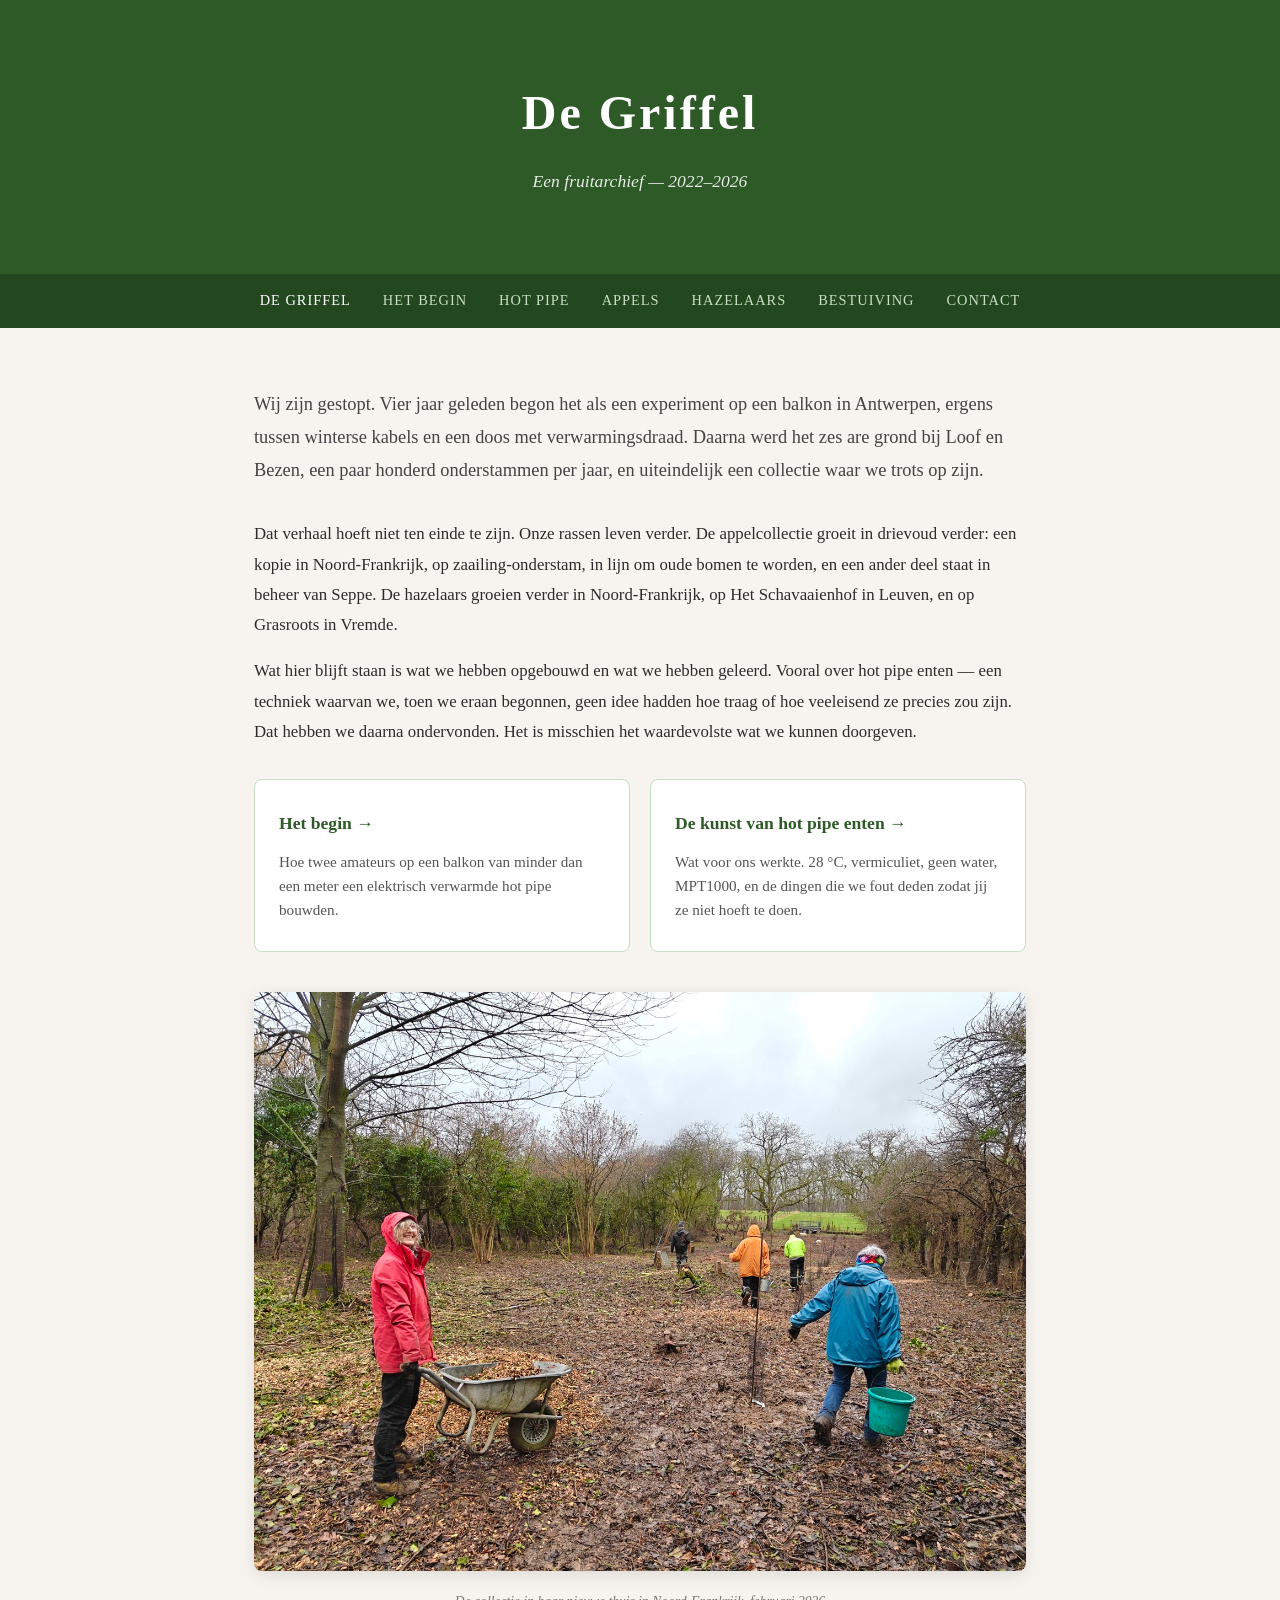
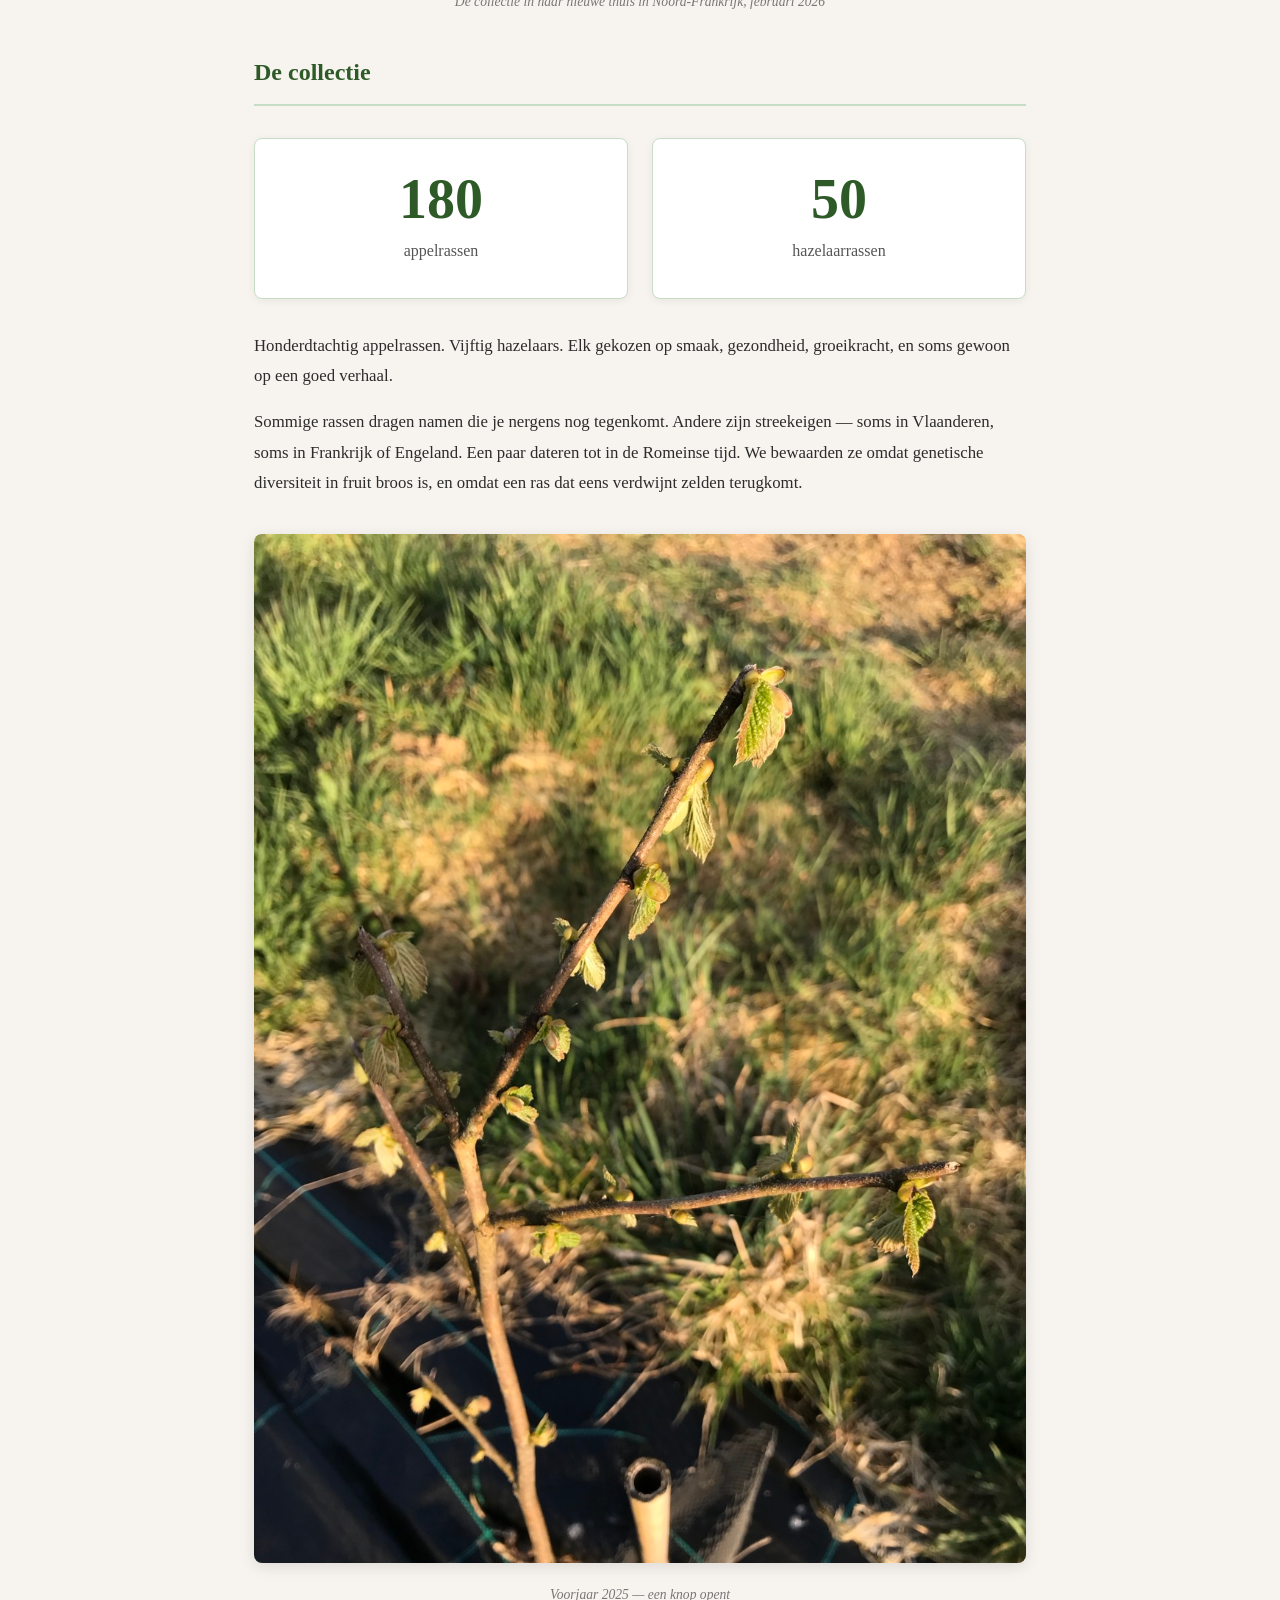
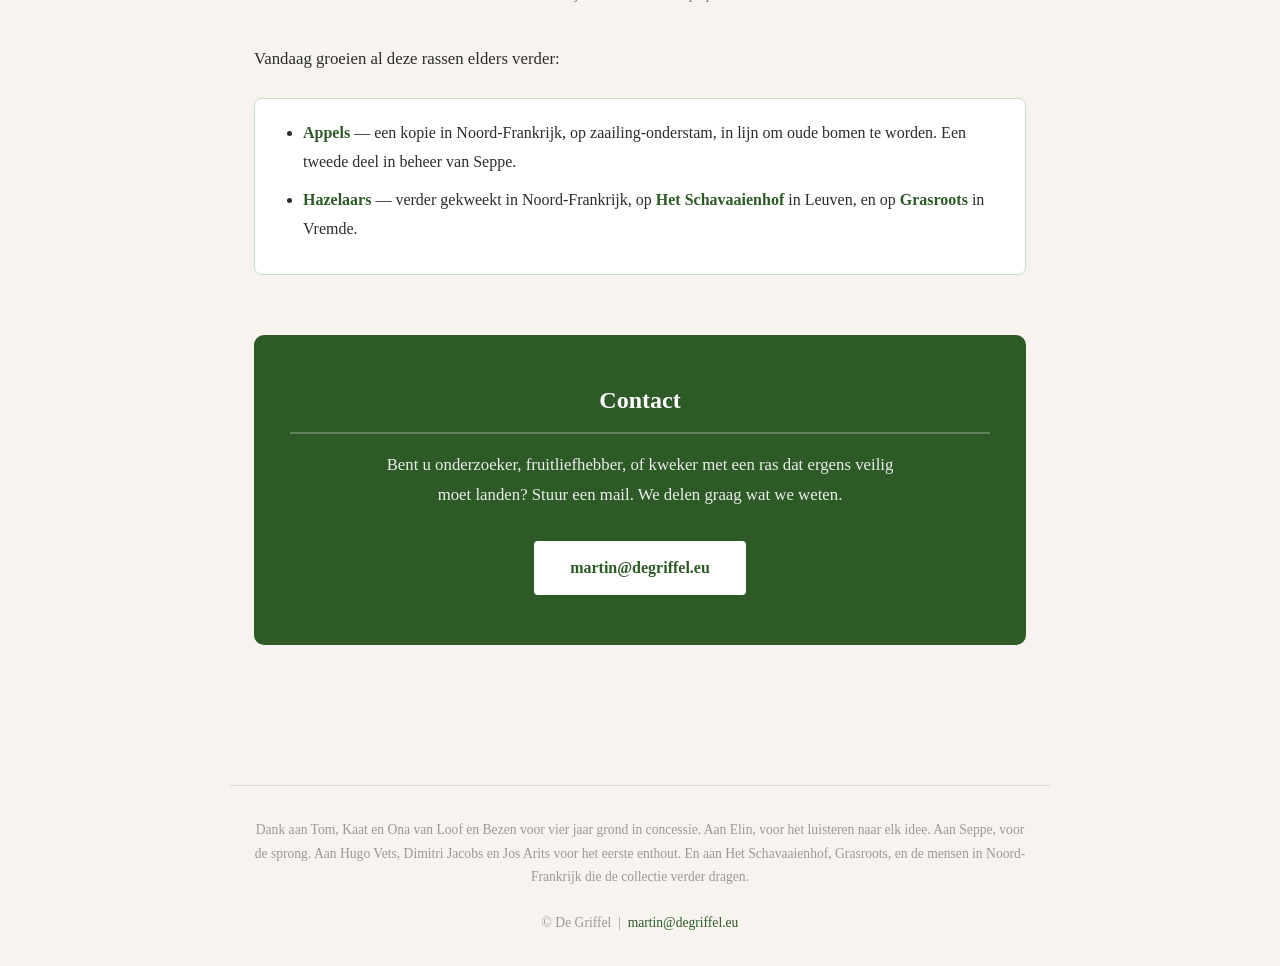
<file: index.html>
<!DOCTYPE html>
<html lang="nl">
<head>
  <meta charset="UTF-8">
  <meta name="viewport" content="width=device-width, initial-scale=1.0">
  <title>De Griffel — Een fruitarchief 2022–2026</title>
  <link rel="stylesheet" href="style.css">
</head>
<body>

<header>
  <div class="inner">
    <h1>De Griffel</h1>
    <p>Een fruitarchief — 2022–2026</p>
  </div>
</header>

<nav>
  <a href="/" class="active">De Griffel</a>
  <a href="het-begin.html">Het begin</a>
  <a href="hot-pipe.html">Hot pipe</a>
  <a href="appels.html">Appels</a>
  <a href="hazelaars.html">Hazelaars</a>
  <a href="bestuiving.html">Bestuiving</a>
  <a href="#contact">Contact</a>
</nav>

<main>

  <p class="lead">
    Wij zijn gestopt. Vier jaar geleden begon het als een experiment op een balkon in Antwerpen, ergens tussen winterse kabels en een doos met verwarmingsdraad. Daarna werd het zes are grond bij Loof en Bezen, een paar honderd onderstammen per jaar, en uiteindelijk een collectie waar we trots op zijn.
  </p>

  <p>
    Dat verhaal hoeft niet ten einde te zijn. Onze rassen leven verder. De appelcollectie groeit in drievoud verder: een kopie in Noord-Frankrijk, op zaailing-onderstam, in lijn om oude bomen te worden, en een ander deel staat in beheer van Seppe. De hazelaars groeien verder in Noord-Frankrijk, op Het Schavaaienhof in Leuven, en op Grasroots in Vremde.
  </p>

  <p>
    Wat hier blijft staan is wat we hebben opgebouwd en wat we hebben geleerd. Vooral over hot pipe enten — een techniek waarvan we, toen we eraan begonnen, geen idee hadden hoe traag of hoe veeleisend ze precies zou zijn. Dat hebben we daarna ondervonden. Het is misschien het waardevolste wat we kunnen doorgeven.
  </p>

  <div class="cards">
    <a href="het-begin.html" class="card">
      <h3>Het begin →</h3>
      <p>Hoe twee amateurs op een balkon van minder dan een meter een elektrisch verwarmde hot pipe bouwden.</p>
    </a>
    <a href="hot-pipe.html" class="card">
      <h3>De kunst van hot pipe enten →</h3>
      <p>Wat voor ons werkte. 28 °C, vermiculiet, geen water, MPT1000, en de dingen die we fout deden zodat jij ze niet hoeft te doen.</p>
    </a>
  </div>

  <figure>
    <img src="images/collectie-noord-frankrijk-2026.jpg" alt="Wijde groene weide in Noord-Frankrijk met rijen jonge tree-staken, februari 2026">
    <figcaption>De collectie in haar nieuwe thuis in Noord-Frankrijk, februari 2026</figcaption>
  </figure>

  <section id="collectie">
    <h2>De collectie</h2>

    <div class="collection">
      <div class="collection-item">
        <div class="number">180</div>
        <div class="label">appelrassen</div>
      </div>
      <div class="collection-item">
        <div class="number">50</div>
        <div class="label">hazelaarrassen</div>
      </div>
    </div>

    <p>
      Honderdtachtig appelrassen. Vijftig hazelaars. Elk gekozen op smaak, gezondheid, groeikracht, en soms gewoon op een goed verhaal.
    </p>

    <p>
      Sommige rassen dragen namen die je nergens nog tegenkomt. Andere zijn streekeigen — soms in Vlaanderen, soms in Frankrijk of Engeland. Een paar dateren tot in de Romeinse tijd. We bewaarden ze omdat genetische diversiteit in fruit broos is, en omdat een ras dat eens verdwijnt zelden terugkomt.
    </p>

    <figure>
      <img src="images/knop-voorjaar-2025.jpg" alt="Close-up van een knop die opent in het voorjaar, met jonge groene blaadjes">
      <figcaption>Voorjaar 2025 — een knop opent</figcaption>
    </figure>

    <p>Vandaag groeien al deze rassen elders verder:</p>

    <div class="destinations">
      <ul>
        <li><strong>Appels</strong> — een kopie in Noord-Frankrijk, op zaailing-onderstam, in lijn om oude bomen te worden. Een tweede deel in beheer van Seppe.</li>
        <li><strong>Hazelaars</strong> — verder gekweekt in Noord-Frankrijk, op <strong>Het Schavaaienhof</strong> in Leuven, en op <strong>Grasroots</strong> in Vremde.</li>
      </ul>
    </div>
  </section>

  <section id="contact">
    <div class="contact-box">
      <h2>Contact</h2>
      <p>
        Bent u onderzoeker, fruitliefhebber, of kweker met een ras dat ergens veilig moet landen? Stuur een mail. We delen graag wat we weten.
      </p>
      <a class="btn" href="mailto:martin@degriffel.eu">martin@degriffel.eu</a>
    </div>
  </section>

</main>

<footer>
  Dank aan Tom, Kaat en Ona van Loof en Bezen voor vier jaar grond in concessie. Aan Elin, voor het luisteren naar elk idee. Aan Seppe, voor de sprong. Aan Hugo Vets, Dimitri Jacobs en Jos Arits voor het eerste enthout. En aan Het Schavaaienhof, Grasroots, en de mensen in Noord-Frankrijk die de collectie verder dragen.
  <br><br>
  &copy; De Griffel &nbsp;|&nbsp; <a href="mailto:martin@degriffel.eu">martin@degriffel.eu</a>
</footer>

</body>
</html>
</file>
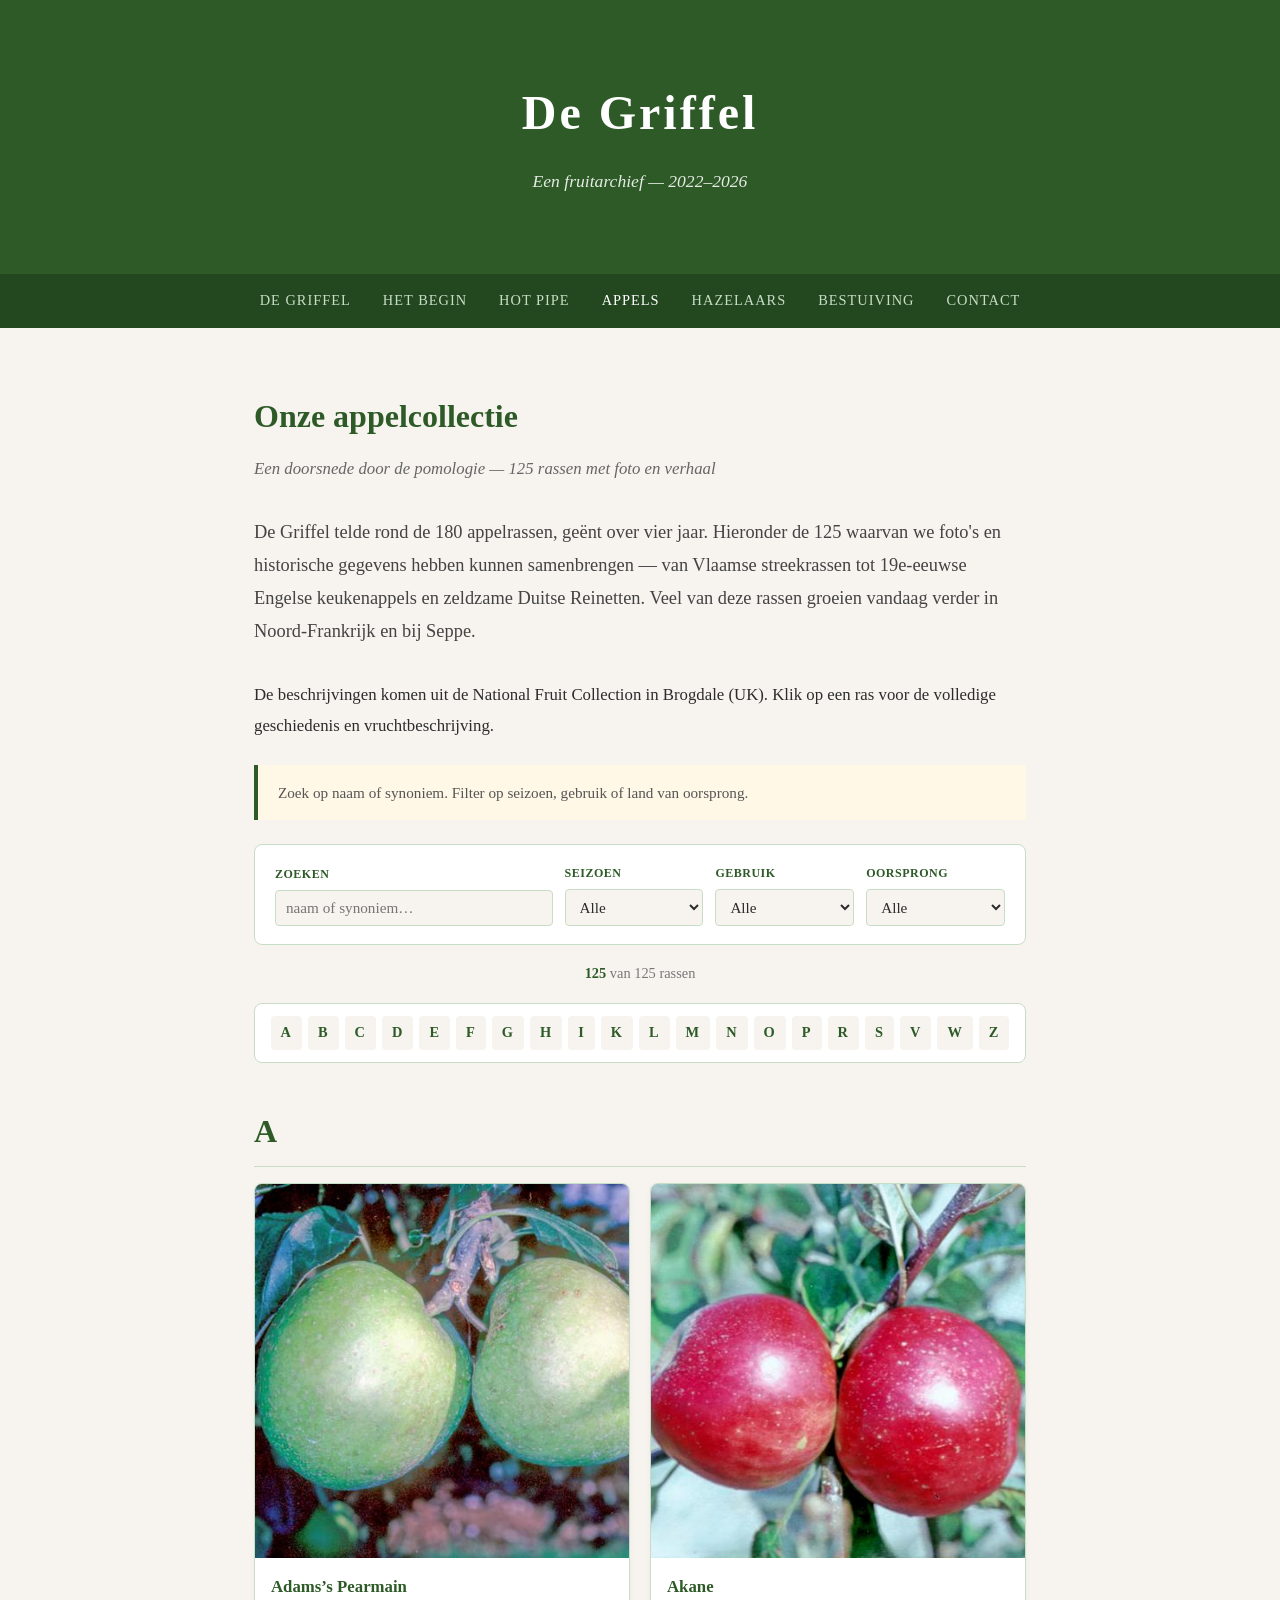
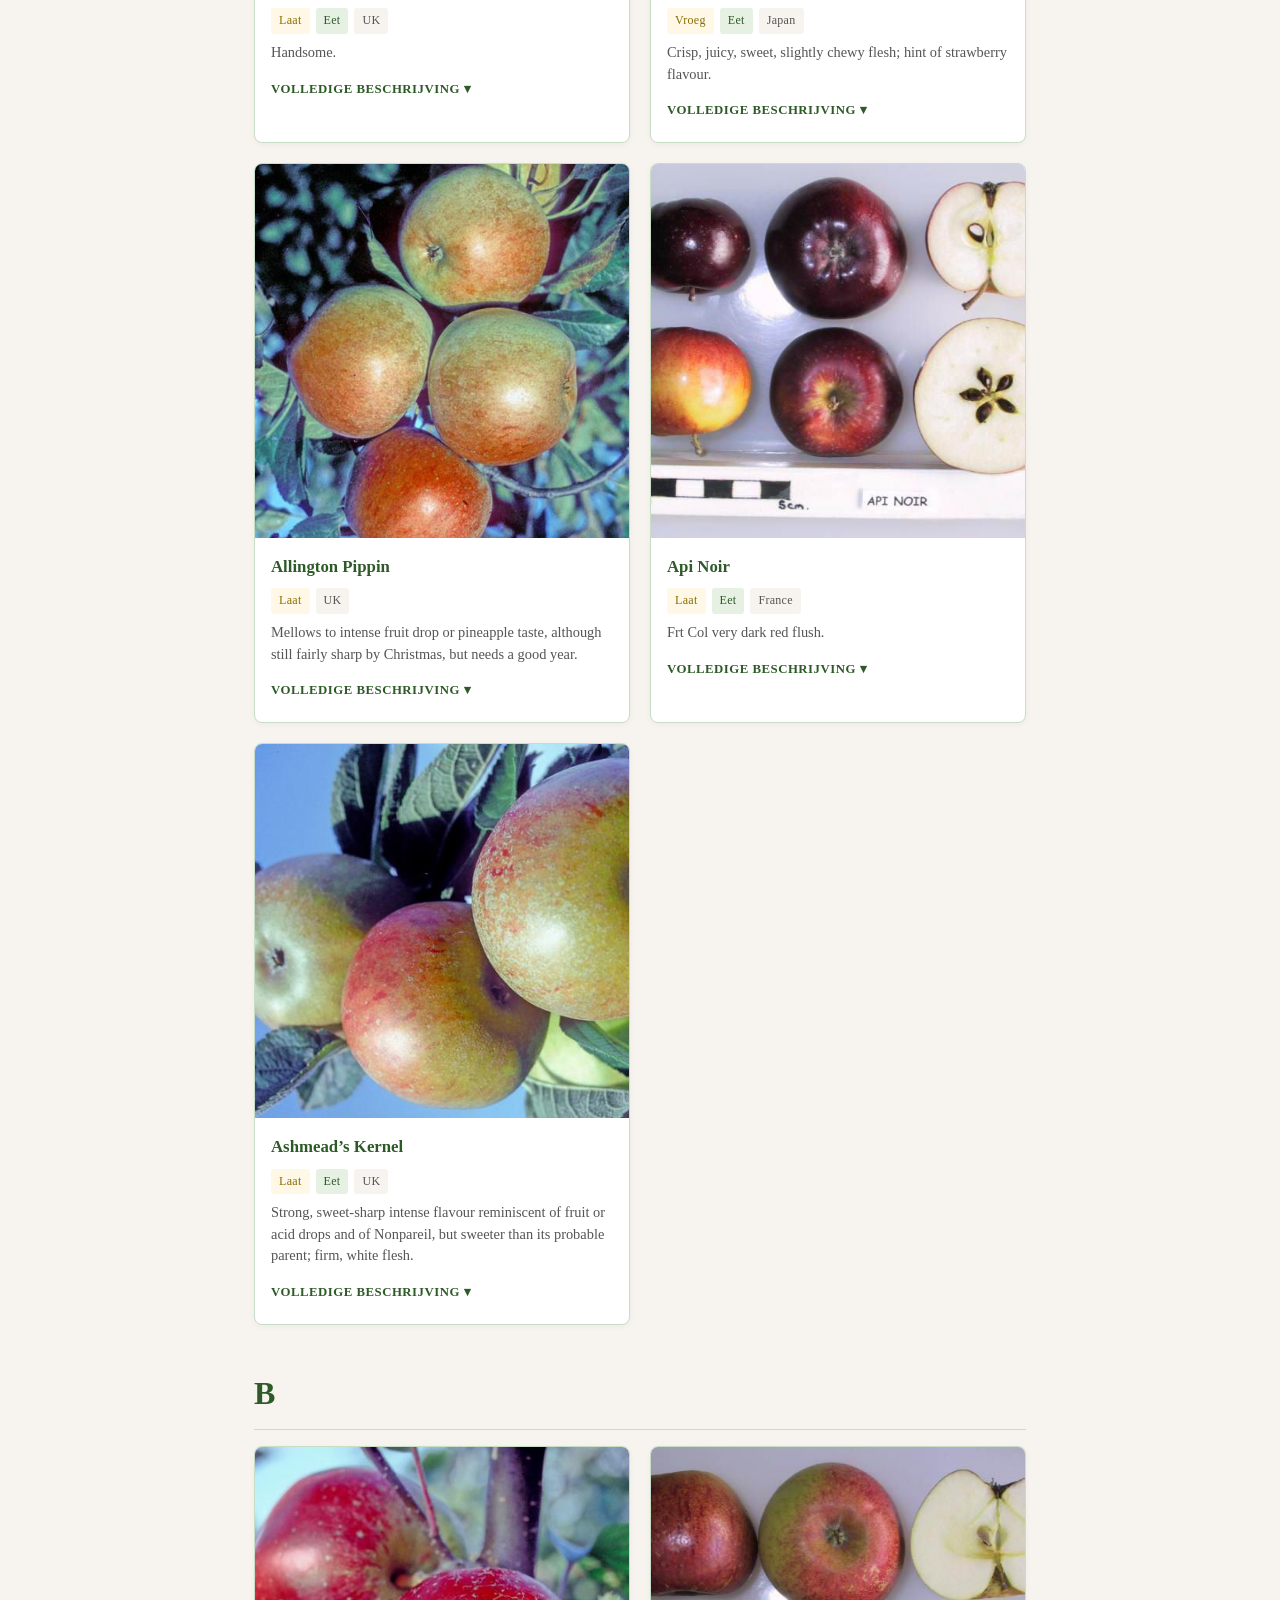
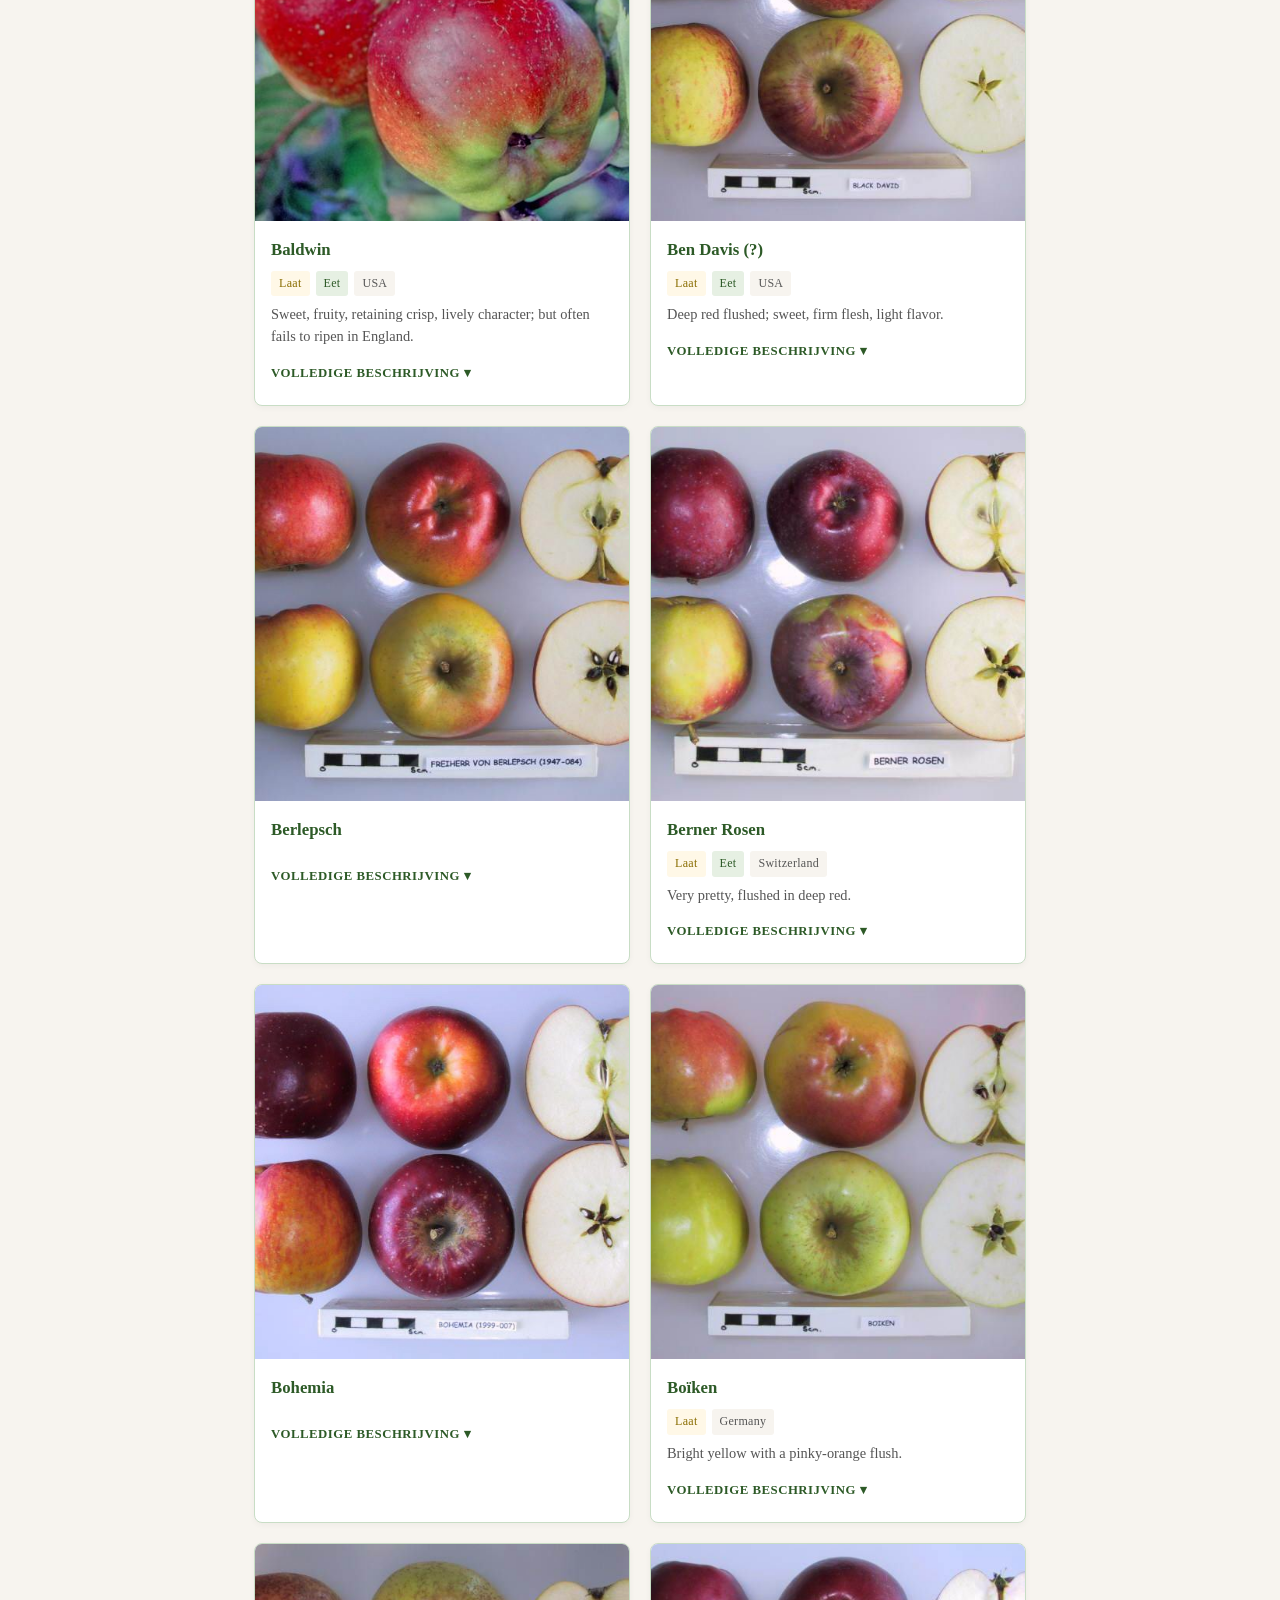
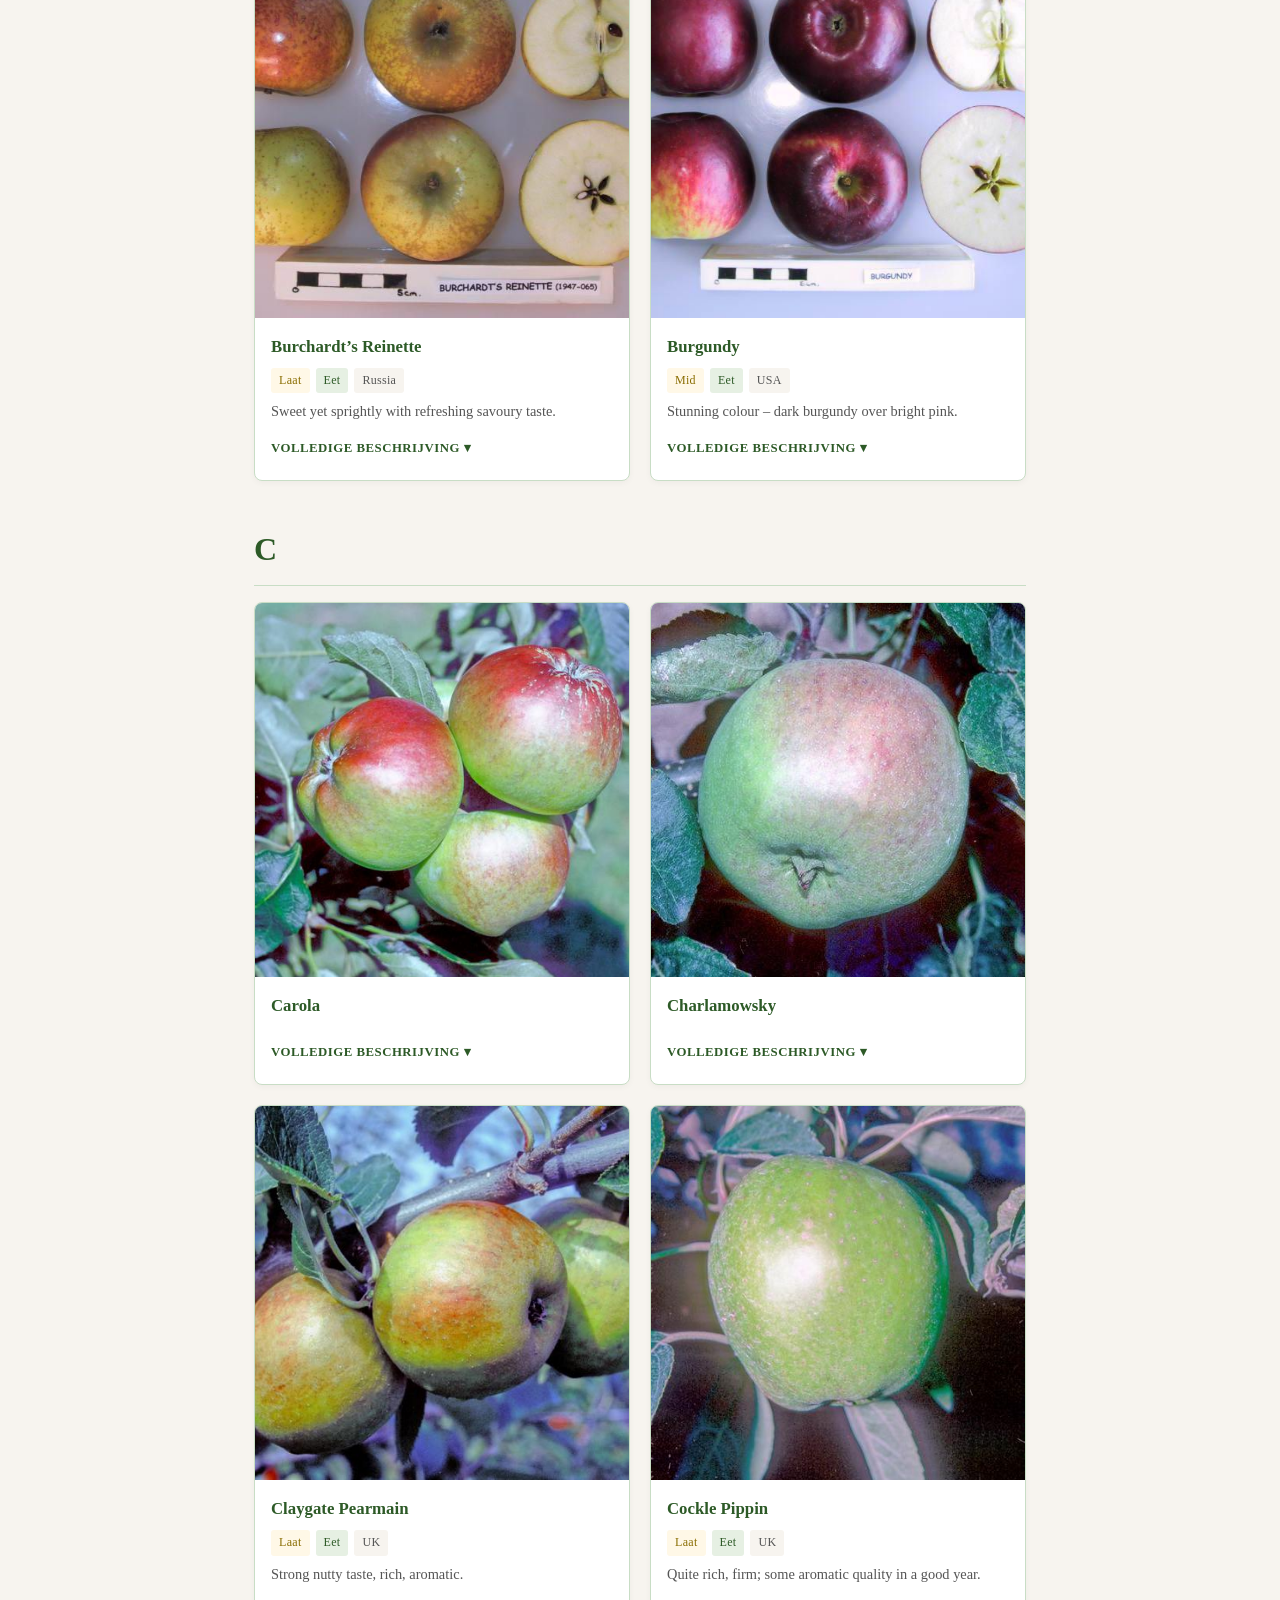
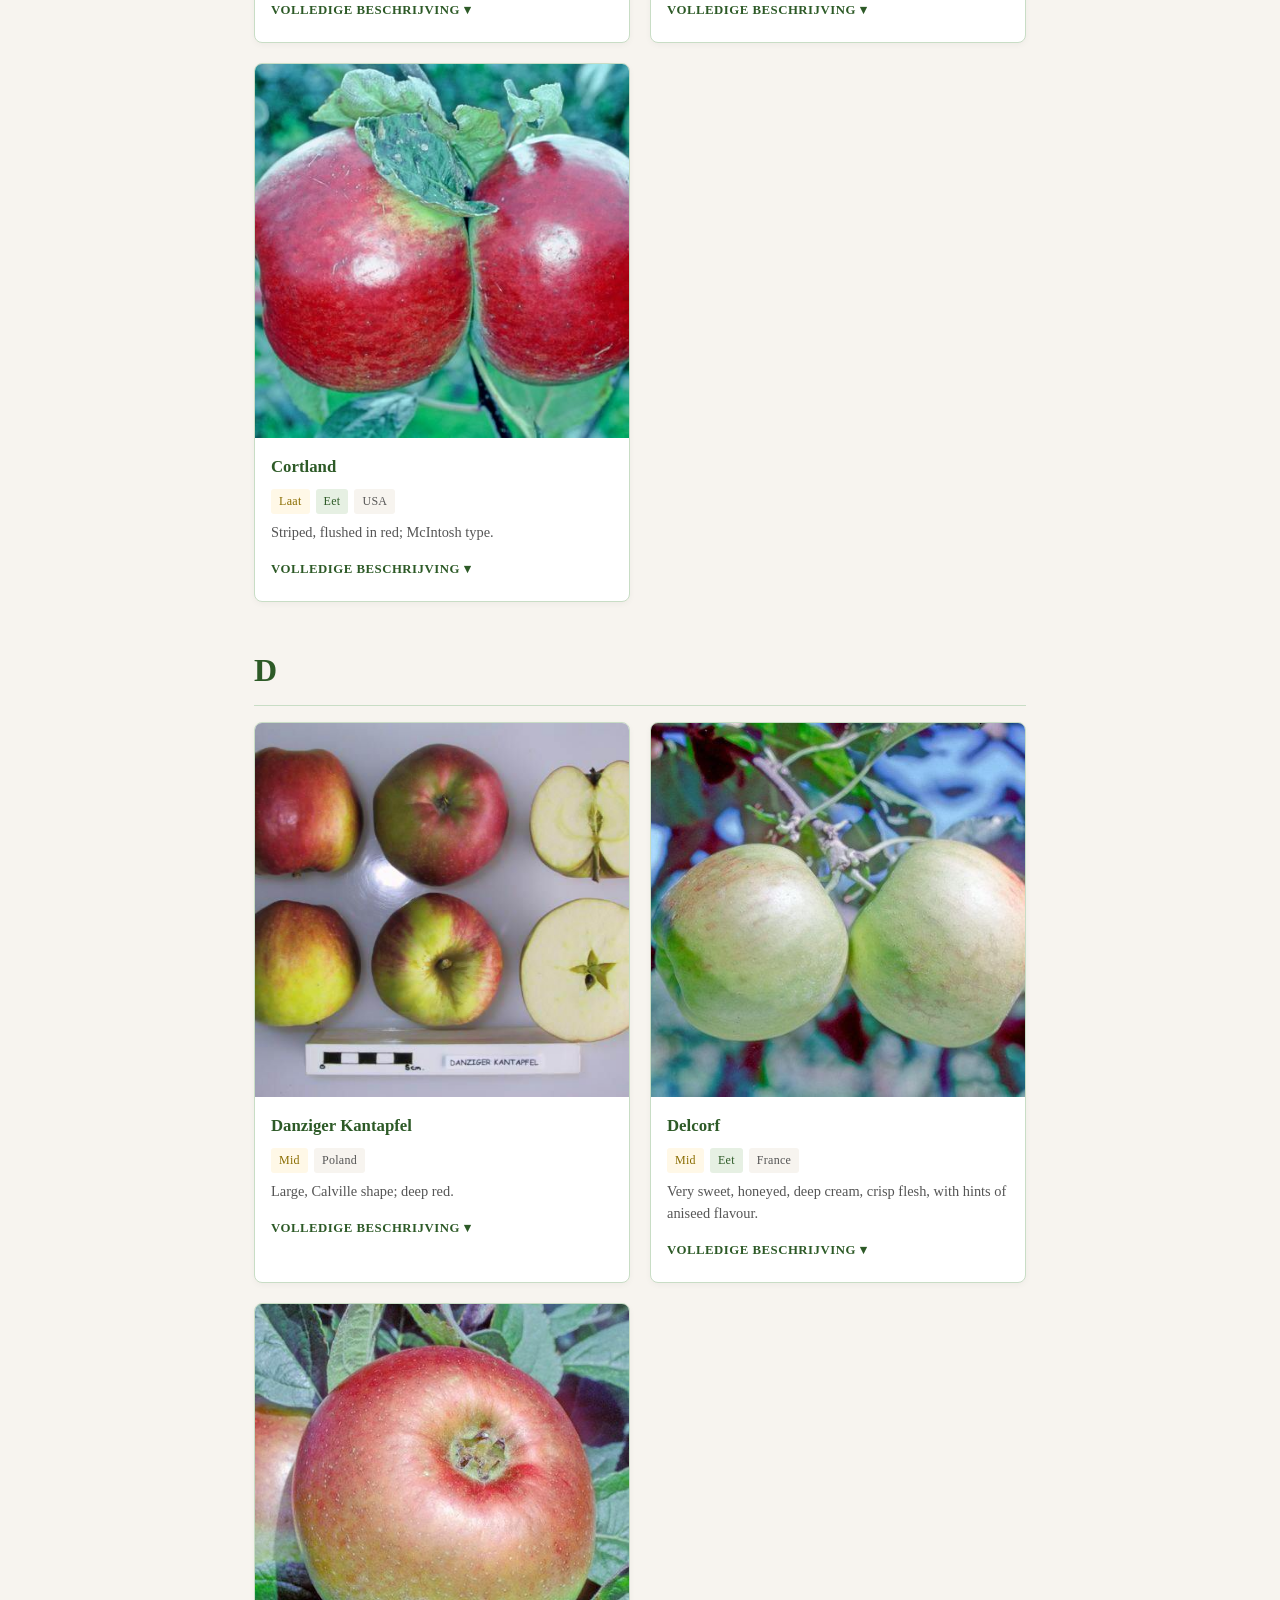
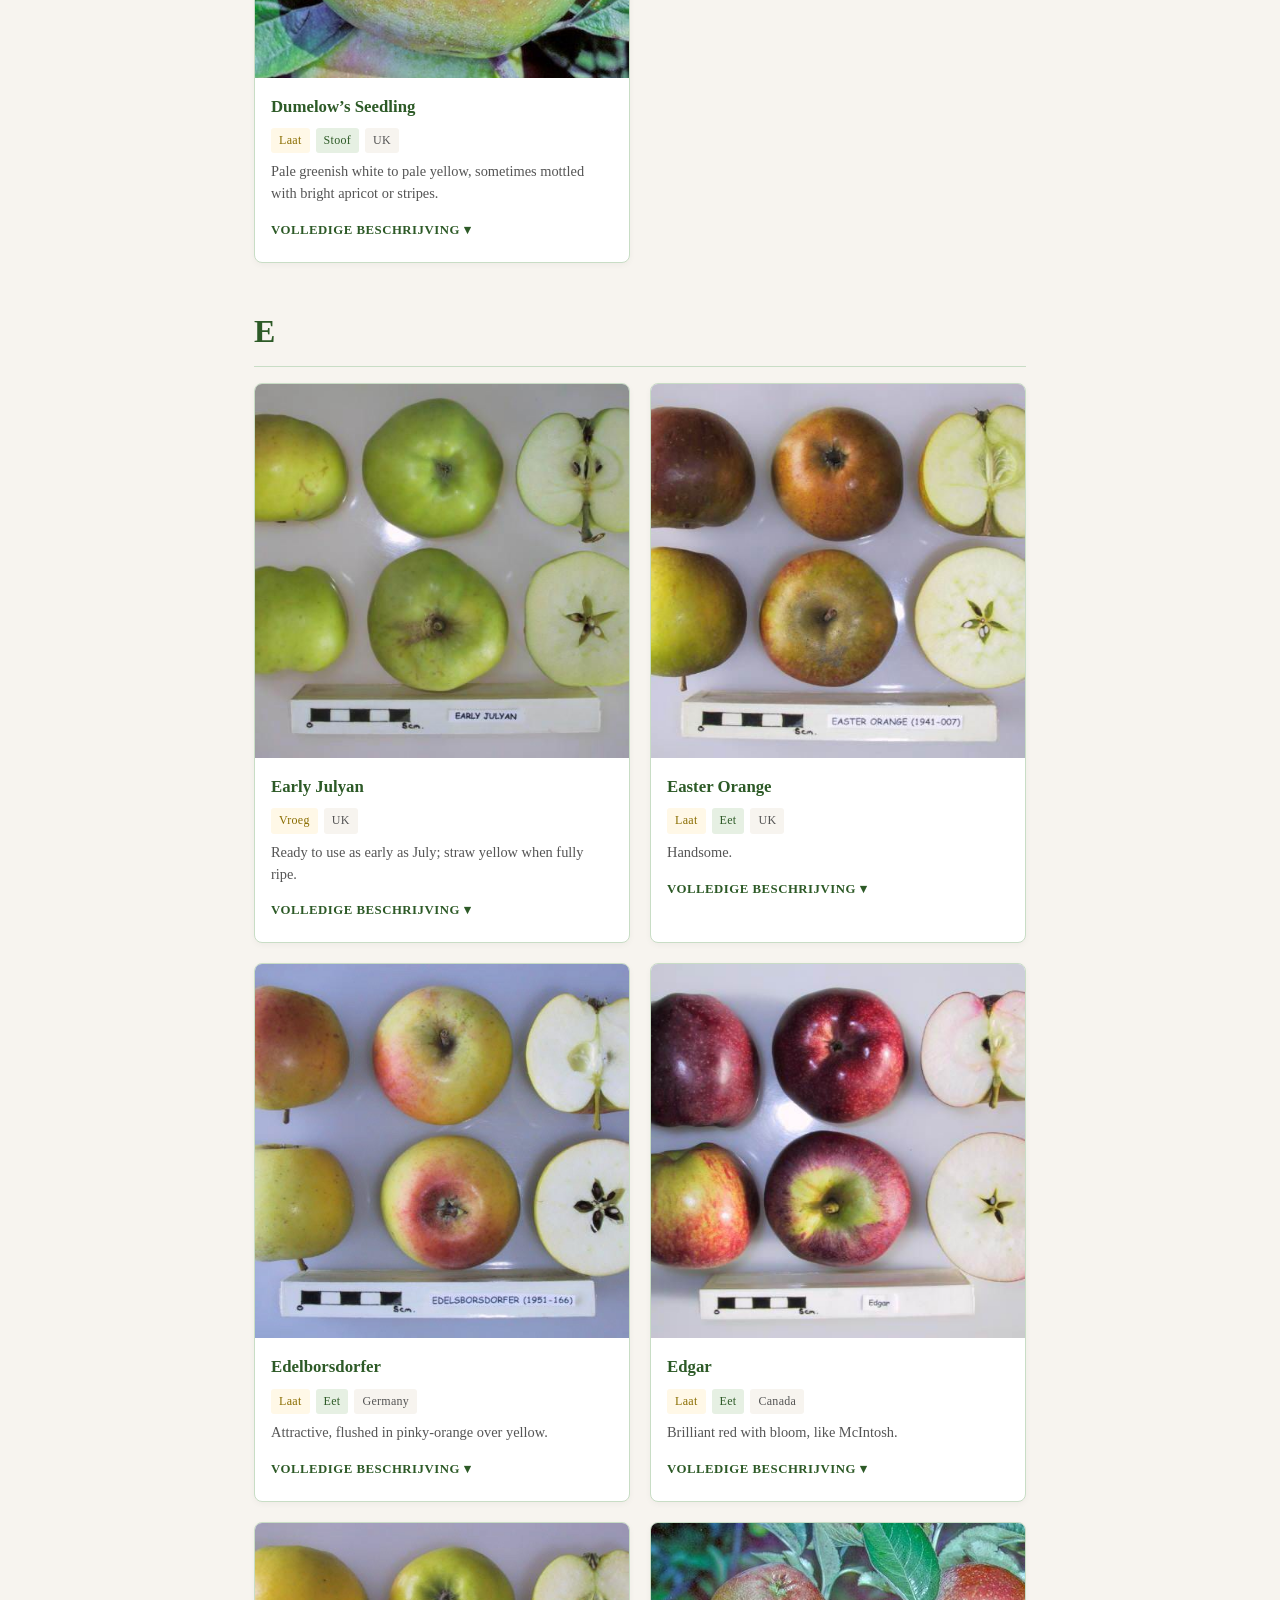
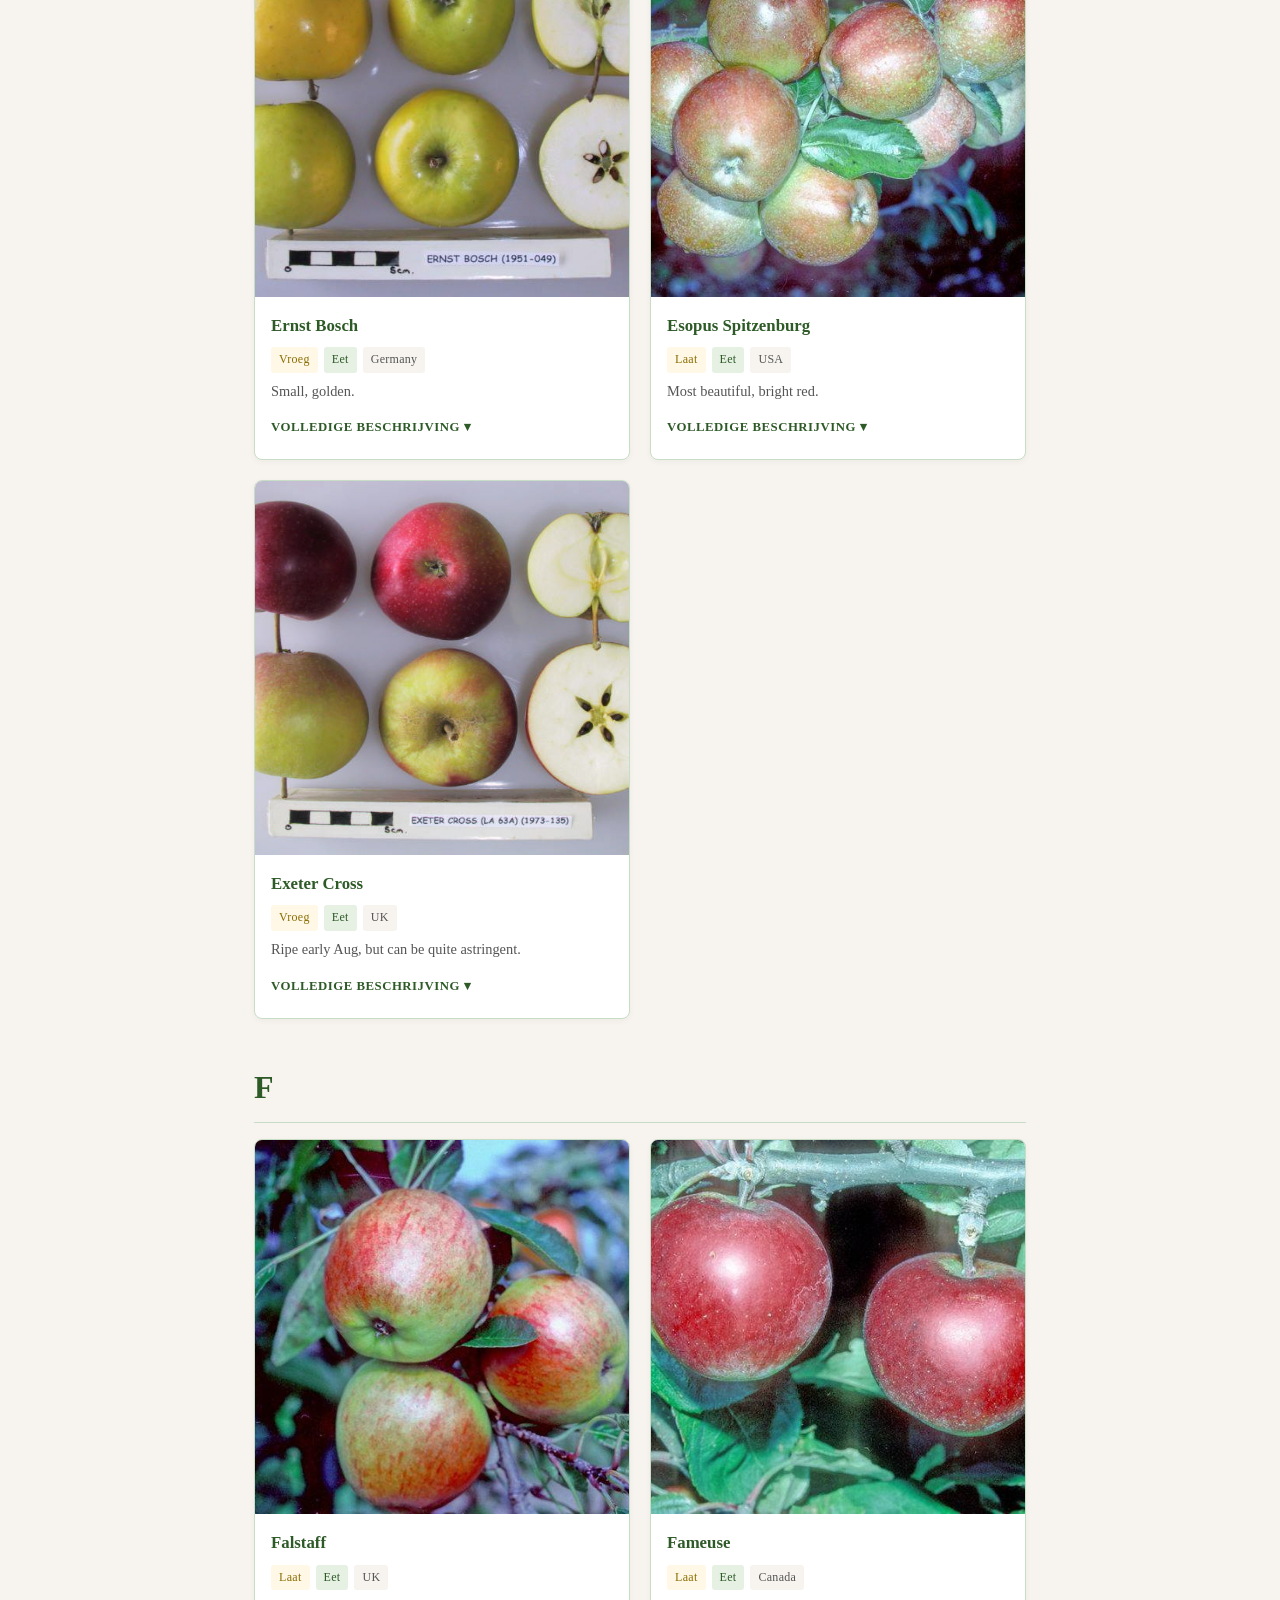
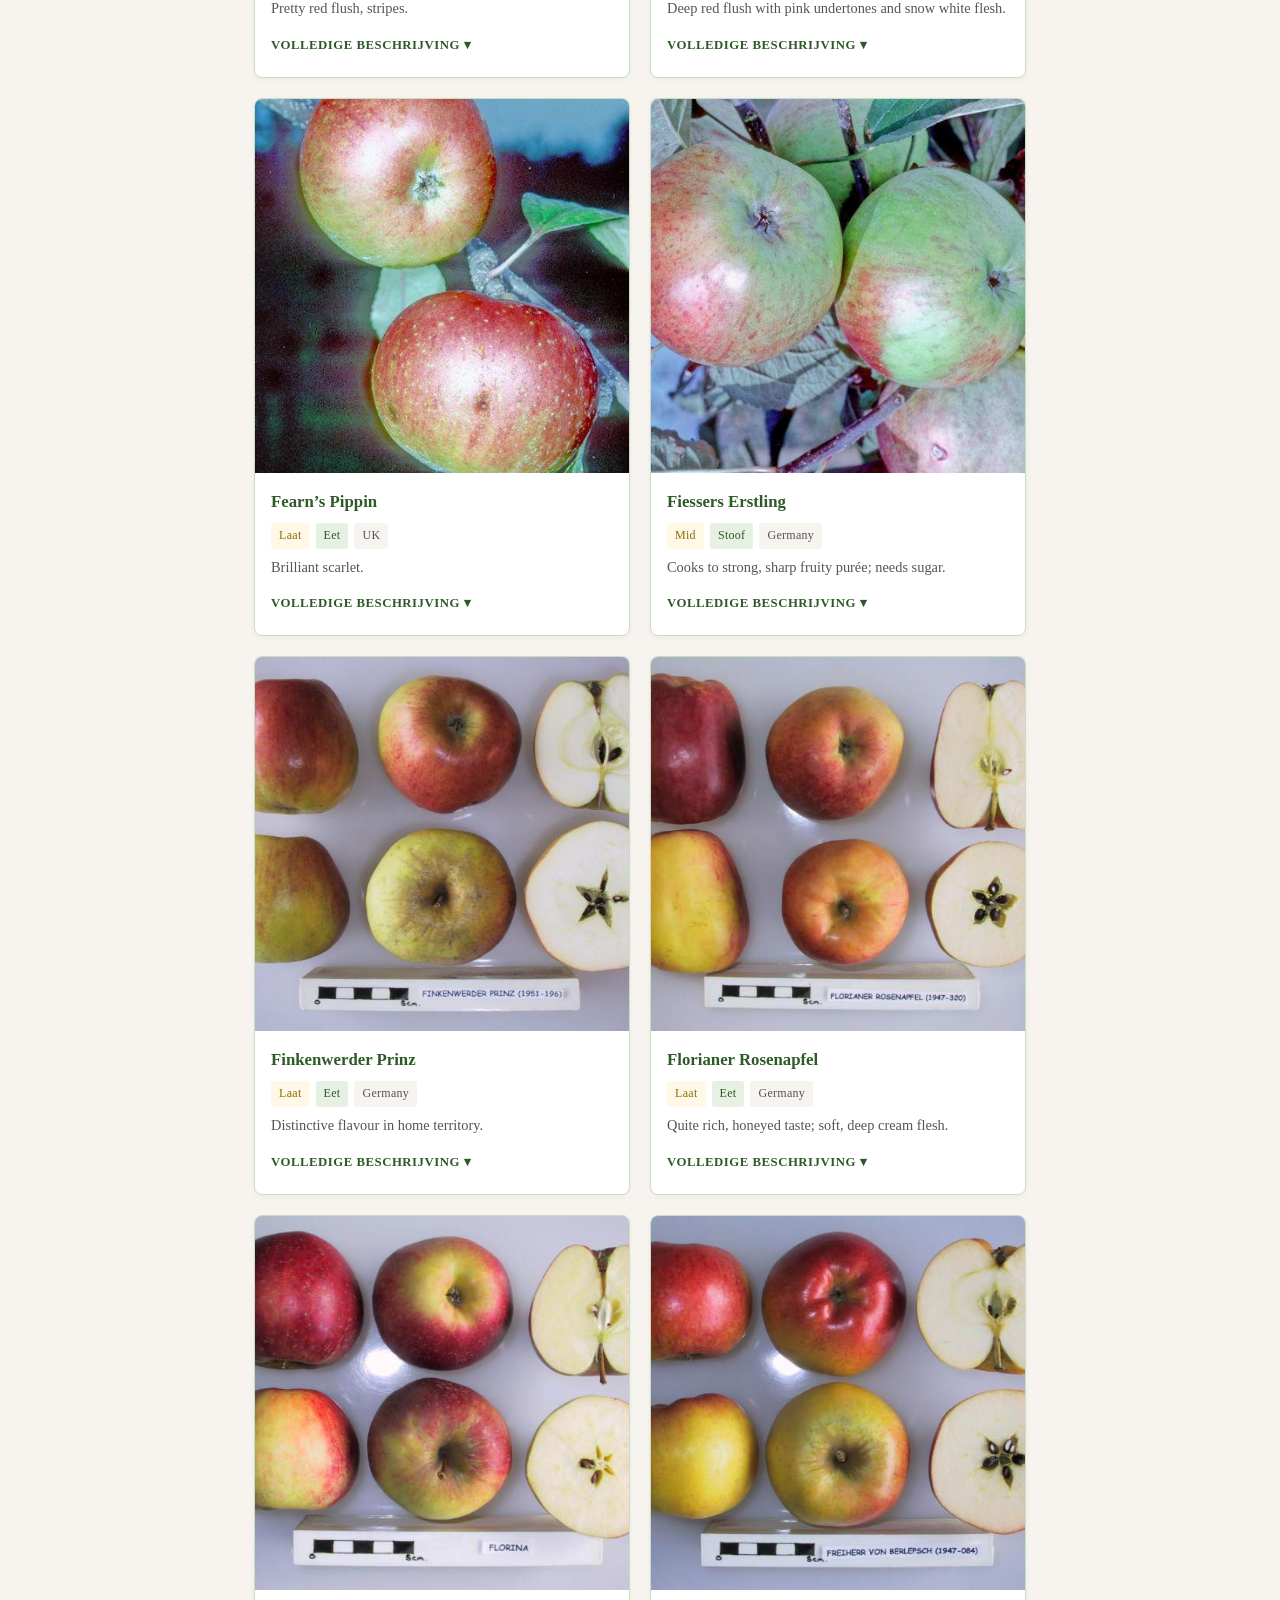
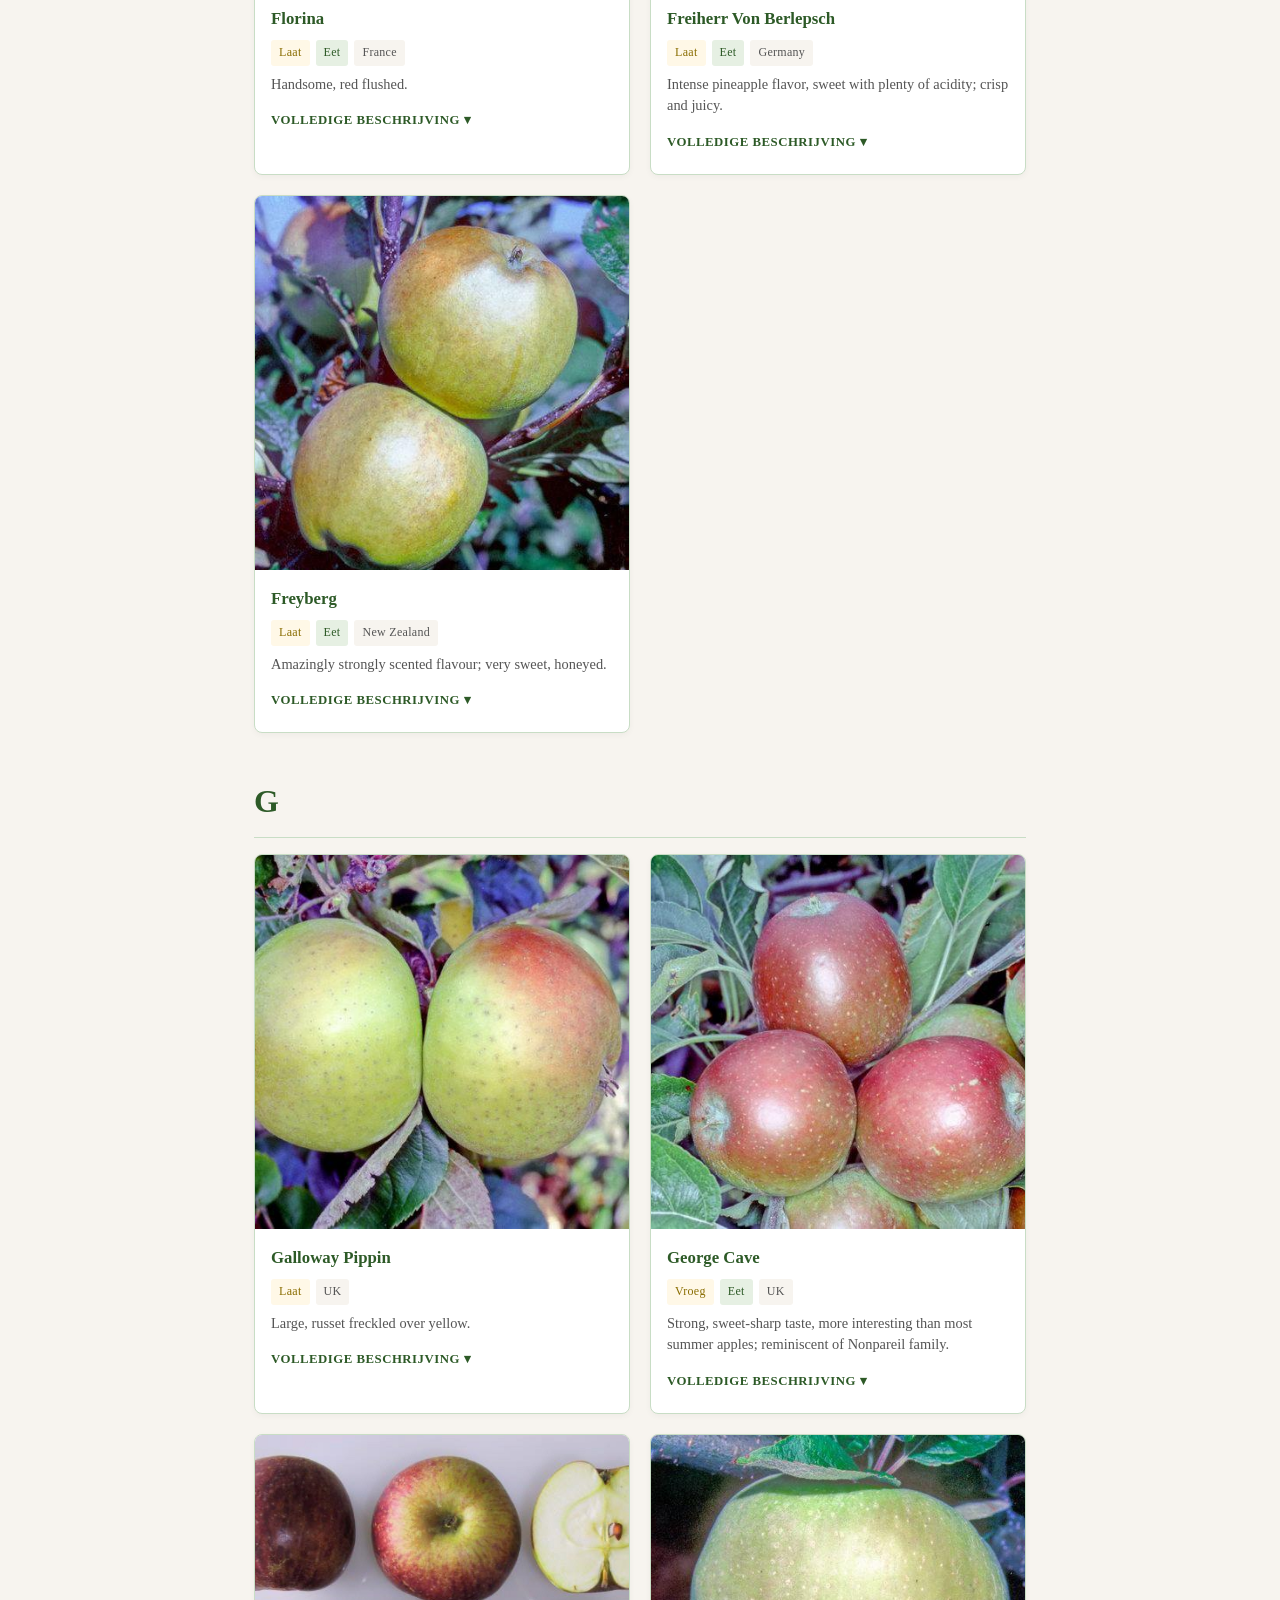
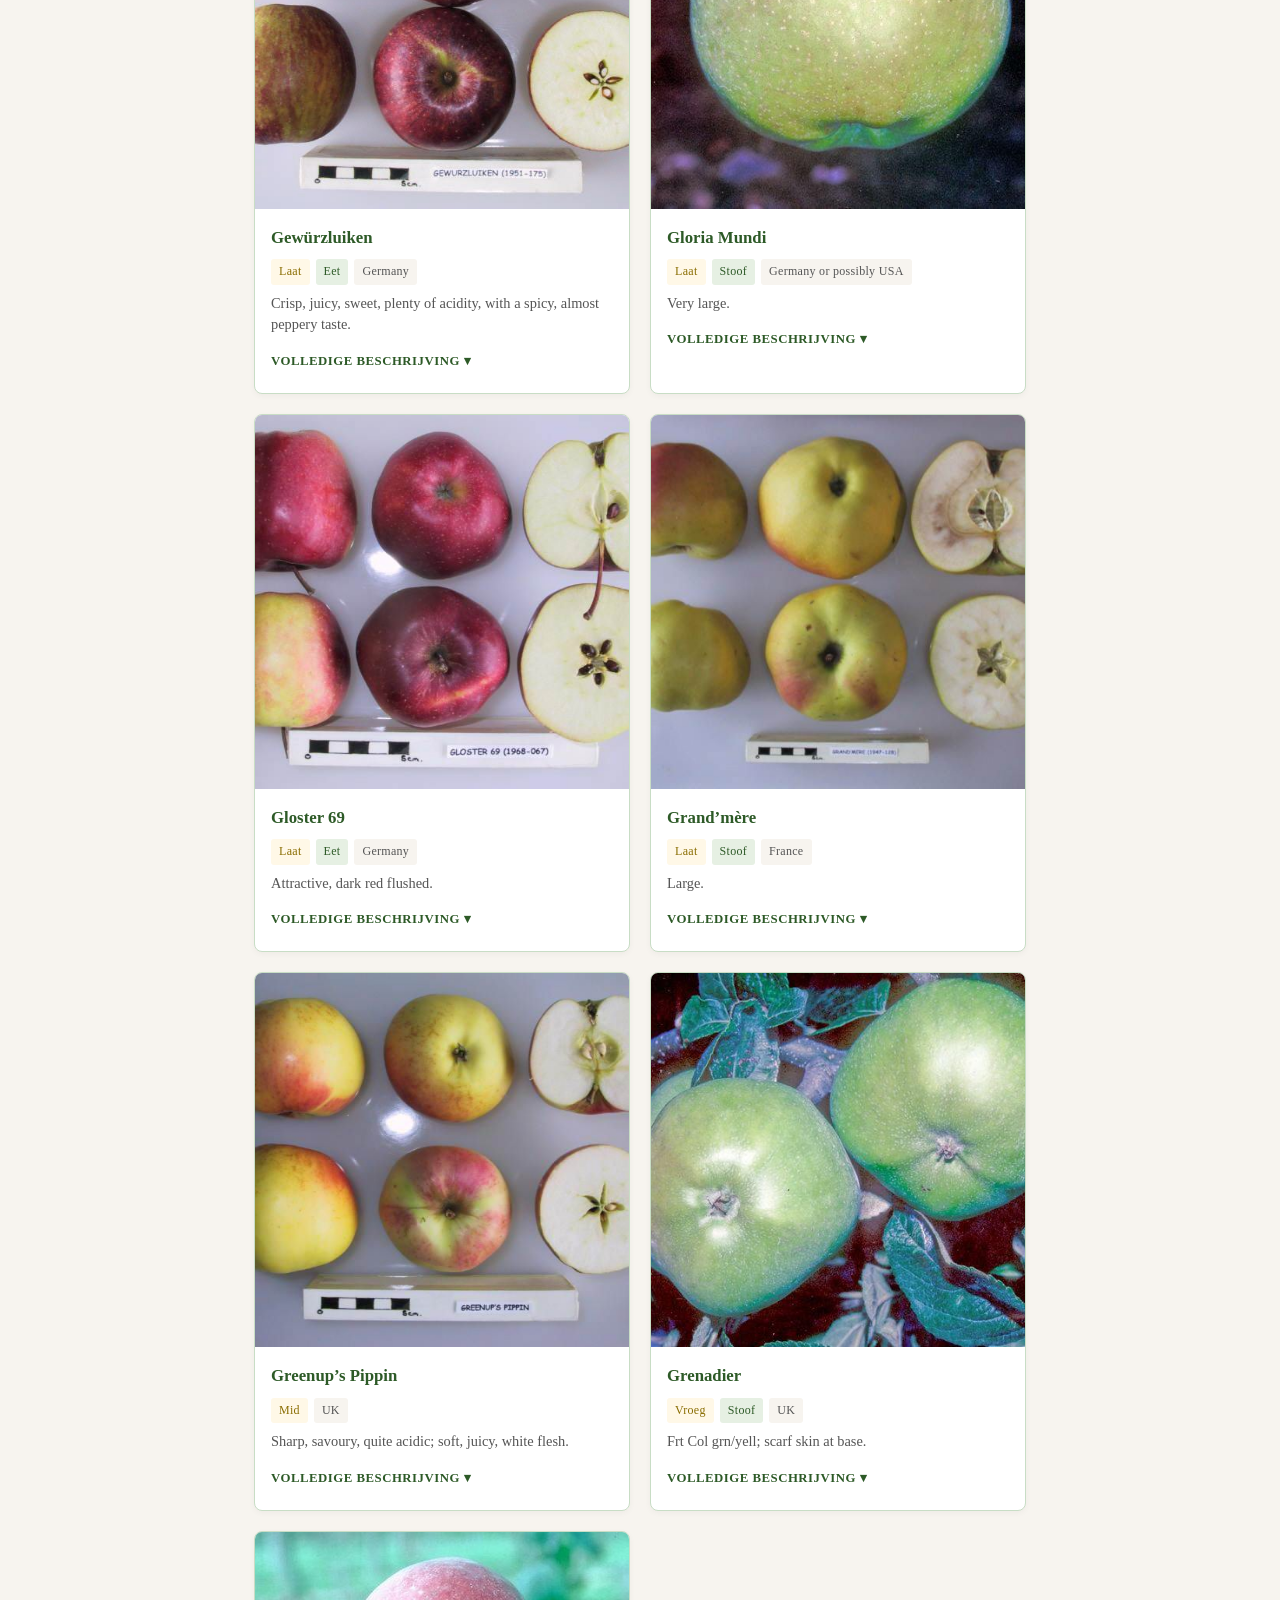
<file: appels.html>
<!DOCTYPE html>
<html lang="nl">
<head>
  <meta charset="UTF-8">
  <meta name="viewport" content="width=device-width, initial-scale=1.0">
  <title>De appelcollectie — De Griffel</title>
  <link rel="stylesheet" href="style.css">
  <style>
    .filters {
      background: #fff;
      border: 1px solid #c8ddc5;
      border-radius: 8px;
      padding: 18px 20px;
      margin: 24px 0 16px;
      display: grid;
      grid-template-columns: 1fr;
      gap: 12px;
    }
    @media (min-width: 720px) {
      .filters { grid-template-columns: 2fr 1fr 1fr 1fr; align-items: end; }
    }
    .filter-group { display: flex; flex-direction: column; gap: 4px; }
    .filter-group label {
      font-size: 0.75rem;
      color: #2d5a27;
      text-transform: uppercase;
      letter-spacing: 0.5px;
      font-weight: bold;
    }
    .filter-group input[type="text"],
    .filter-group select {
      padding: 8px 10px;
      border: 1px solid #c8ddc5;
      border-radius: 4px;
      background: #f7f4ef;
      font-family: inherit;
      font-size: 0.95rem;
      color: #2c2c2c;
      width: 100%;
    }
    .filter-group input[type="text"]:focus,
    .filter-group select:focus {
      outline: none;
      border-color: #2d5a27;
      background: #fff;
    }
    .filter-reset {
      align-self: center;
      background: none;
      border: 1px solid #c8ddc5;
      border-radius: 4px;
      padding: 8px 14px;
      cursor: pointer;
      color: #555;
      font-family: inherit;
      font-size: 0.85rem;
    }
    .filter-reset:hover { background: #f7f4ef; color: #2d5a27; }
    .results-count {
      font-size: 0.9rem;
      color: #777;
      margin: 0 0 16px;
      text-align: center;
    }
    .results-count strong { color: #2d5a27; }
    .jumplinks {
      display: flex;
      flex-wrap: wrap;
      gap: 6px;
      justify-content: center;
      margin: 16px 0 32px;
      padding: 12px;
      background: #fff;
      border: 1px solid #c8ddc5;
      border-radius: 8px;
    }
    .jumplinks a {
      display: inline-block;
      padding: 4px 10px;
      background: #f7f4ef;
      color: #2d5a27;
      border-radius: 4px;
      text-decoration: none;
      font-weight: bold;
      font-size: 0.9rem;
      letter-spacing: 1px;
    }
    .jumplinks a:hover { background: #c8ddc5; }
    .jumplinks a.disabled { color: #ccc; background: #fafaf7; pointer-events: none; }
    .letter-section { scroll-margin-top: 80px; }
    .letter-section.empty { display: none; }
    .letter-heading {
      font-family: Georgia, serif;
      font-size: 2rem;
      color: #2d5a27;
      margin: 40px 0 16px;
      padding-bottom: 6px;
      border-bottom: 1px solid #c8ddc5;
    }
    .variety-grid {
      display: grid;
      grid-template-columns: repeat(auto-fill, minmax(260px, 1fr));
      gap: 20px;
    }
    .variety {
      background: #fff;
      border: 1px solid #c8ddc5;
      border-radius: 8px;
      overflow: hidden;
      box-shadow: 0 2px 6px rgba(0,0,0,0.04);
      transition: box-shadow 0.2s;
    }
    .variety:hover { box-shadow: 0 4px 12px rgba(0,0,0,0.08); }
    .variety.hidden { display: none; }
    .variety img {
      width: 100%;
      aspect-ratio: 1 / 1;
      object-fit: cover;
      display: block;
      background: #f7f4ef;
    }
    .variety-body { padding: 14px 16px; }
    .variety h3 { font-size: 1.05rem; color: #2d5a27; margin: 0 0 6px; }
    .badges { display: flex; flex-wrap: wrap; gap: 6px; margin-bottom: 8px; }
    .badge {
      display: inline-block; padding: 2px 8px;
      background: #f7f4ef; color: #555;
      border-radius: 3px; font-size: 0.75rem;
      letter-spacing: 0.3px;
    }
    .badge.season { background: #fff8e7; color: #8a6d00; }
    .badge.use { background: #e6f0e3; color: #2d5a27; }
    .teaser { font-size: 0.9rem; color: #555; line-height: 1.5; margin-bottom: 8px; }
    .variety details { margin-top: 6px; font-size: 0.9rem; }
    .variety details summary {
      cursor: pointer; color: #2d5a27;
      font-weight: bold; font-size: 0.8rem;
      text-transform: uppercase; letter-spacing: 0.5px;
      padding: 6px 0; list-style: none;
    }
    .variety details summary::-webkit-details-marker { display: none; }
    .variety details summary::after { content: " ▾"; }
    .variety details[open] summary::after { content: " ▴"; }
    .variety details .field { margin-top: 10px; font-size: 0.86rem; color: #444; line-height: 1.5; }
    .variety details .field strong {
      display: block; color: #2d5a27;
      font-size: 0.75rem; text-transform: uppercase;
      letter-spacing: 0.5px; margin-bottom: 2px;
    }
    .no-data { font-size: 0.85rem; color: #999; font-style: italic; }
    .summary-stats {
      background: #fff8e7; border-left: 4px solid #2d5a27;
      padding: 14px 20px; margin: 24px 0 16px;
      font-size: 0.95rem; color: #555;
    }
    .empty-state {
      text-align: center;
      padding: 60px 20px;
      color: #999;
      display: none;
    }
    .empty-state.show { display: block; }
  </style>
</head>
<body>

<header>
  <div class="inner">
    <h1>De Griffel</h1>
    <p>Een fruitarchief — 2022–2026</p>
  </div>
</header>

<nav>
  <a href="/">De Griffel</a>
  <a href="het-begin.html">Het begin</a>
  <a href="hot-pipe.html">Hot pipe</a>
  <a href="appels.html" class="active">Appels</a>
  <a href="hazelaars.html">Hazelaars</a>
  <a href="bestuiving.html">Bestuiving</a>
  <a href="/#contact">Contact</a>
</nav>

<main>

  <h2 class="plain">Onze appelcollectie</h2>
  <p class="subtitle">Een doorsnede door de pomologie — 125 rassen met foto en verhaal</p>

  <p class="lead">
    De Griffel telde rond de 180 appelrassen, geënt over vier jaar. Hieronder de 125 waarvan we foto's en historische gegevens hebben kunnen samenbrengen — van Vlaamse streekrassen tot 19e-eeuwse Engelse keukenappels en zeldzame Duitse Reinetten. Veel van deze rassen groeien vandaag verder in Noord-Frankrijk en bij Seppe.
  </p>

  <p>
    De beschrijvingen komen uit de National Fruit Collection in Brogdale (UK). Klik op een ras voor de volledige geschiedenis en vruchtbeschrijving.
  </p>

  <div class="summary-stats">
    Zoek op naam of synoniem. Filter op seizoen, gebruik of land van oorsprong.
  </div>

  <div class="filters">
    <div class="filter-group">
      <label for="f-search">Zoeken</label>
      <input type="text" id="f-search" placeholder="naam of synoniem…" autocomplete="off">
    </div>
    <div class="filter-group">
      <label for="f-season">Seizoen</label>
      <select id="f-season">
        <option value="">Alle</option>
        <option value="E">Vroeg</option>
        <option value="M">Mid</option>
        <option value="L">Laat</option>
      </select>
    </div>
    <div class="filter-group">
      <label for="f-use">Gebruik</label>
      <select id="f-use">
        <option value="">Alle</option>
        <option value="EAT">Eet</option>
        <option value="COOK">Stoof</option>
        <option value="DUAL">Eet/Stoof</option>
        <option value="CIDER">Cider</option>
      </select>
    </div>
    <div class="filter-group">
      <label for="f-country">Oorsprong</label>
      <select id="f-country">
        <option value="">Alle</option>
        <option value="Austria">Austria (1)</option>
        <option value="Canada">Canada (6)</option>
        <option value="Czech Rep">Czech Rep (1)</option>
        <option value="Denmark">Denmark (1)</option>
        <option value="France">France (7)</option>
        <option value="France (prob)">France (prob) (1)</option>
        <option value="Germany">Germany (29)</option>
        <option value="Germany or possibly USA">Germany or possibly USA (1)</option>
        <option value="Germany/Belgium">Germany/Belgium (1)</option>
        <option value="Italy">Italy (1)</option>
        <option value="Japan">Japan (2)</option>
        <option value="Latvia">Latvia (1)</option>
        <option value="Luxembourg">Luxembourg (1)</option>
        <option value="Netherlands">Netherlands (5)</option>
        <option value="New Zealand">New Zealand (1)</option>
        <option value="Poland">Poland (1)</option>
        <option value="Raised in 1915–16 by G. Wratten, Howgate Lane, Bembridge, Isle of Wight. A cross of Blenheim Orange and Newton Wonder. Introduced in 1932 by Stuart Low Co.; RHS AM in 1929.">Raised in 1915–16 by G. Wratten, Howgate Lane, Bembridge, Isle of Wight. A cross of Blenheim Orange and Newton Wonder. Introduced in 1932 by Stuart Low Co.; RHS AM in 1929. (1)</option>
        <option value="Russia">Russia (2)</option>
        <option value="Serbia">Serbia (1)</option>
        <option value="Sweden">Sweden (2)</option>
        <option value="Switzerland">Switzerland (3)</option>
        <option value="UK">UK (31)</option>
        <option value="UK or Ireland">UK or Ireland (1)</option>
        <option value="USA">USA (16)</option>
        <option value="Ukraine">Ukraine (1)</option>
      </select>
    </div>
  </div>

  <p class="results-count"><strong id="results-num">125</strong> van 125 rassen</p>

  <div class="jumplinks" id="jumplinks">
    <a href="#letter-A" data-letter="A">A</a>
    <a href="#letter-B" data-letter="B">B</a>
    <a href="#letter-C" data-letter="C">C</a>
    <a href="#letter-D" data-letter="D">D</a>
    <a href="#letter-E" data-letter="E">E</a>
    <a href="#letter-F" data-letter="F">F</a>
    <a href="#letter-G" data-letter="G">G</a>
    <a href="#letter-H" data-letter="H">H</a>
    <a href="#letter-I" data-letter="I">I</a>
    <a href="#letter-K" data-letter="K">K</a>
    <a href="#letter-L" data-letter="L">L</a>
    <a href="#letter-M" data-letter="M">M</a>
    <a href="#letter-N" data-letter="N">N</a>
    <a href="#letter-O" data-letter="O">O</a>
    <a href="#letter-P" data-letter="P">P</a>
    <a href="#letter-R" data-letter="R">R</a>
    <a href="#letter-S" data-letter="S">S</a>
    <a href="#letter-V" data-letter="V">V</a>
    <a href="#letter-W" data-letter="W">W</a>
    <a href="#letter-Z" data-letter="Z">Z</a>
  </div>

  <div id="letter-A" class="letter-section" data-letter="A">
    <h2 class="letter-heading">A</h2>
    <div class="variety-grid">
      <article class="variety" id="ras-adams-pearmain" data-season="L" data-use="EAT" data-country="UK" data-search="adams’s pearmain">
        <img src="images/appels/adams-pearmain.jpg" alt="Adams’s Pearmain" loading="lazy">
        <div class="variety-body">
          <h3>Adams’s Pearmain</h3>
          <div class="badges"><span class="badge season">Laat</span><span class="badge use">Eet</span><span class="badge">UK</span></div>
          <div class="teaser">Handsome.</div>
          <details><summary>Volledige beschrijving</summary><div class="field"><strong>Geschiedenis</strong>Arose in Norfolk or possibly Herefords where known as Hanging Pearmain. Brought to notice c1826 by R. Adams. Synonyms: many.</div><div class="field"><strong>Vrucht</strong>Handsome. Rich, aromatic, nutty flavour; firmly textured. Essential for Victorian and Edwardian dessert. Grown also for market in C19th.</div><div class="field"><strong>Teelt</strong>Groei: T2 · Pluk: e/m-Oct · Bewaring: Nov-Mar · Productie: gd</div></details>
        </div>
      </article>
      <article class="variety" id="ras-akane" data-season="E" data-use="EAT" data-country="Japan" data-search="akane primrouge">
        <img src="images/appels/akane.jpg" alt="Akane" loading="lazy">
        <div class="variety-body">
          <h3>Akane</h3>
          <div class="badges"><span class="badge season">Vroeg</span><span class="badge use">Eet</span><span class="badge">Japan</span></div>
          <div class="teaser">Crisp, juicy, sweet, slightly chewy flesh; hint of strawberry flavour.</div>
          <details><summary>Volledige beschrijving</summary><div class="field"><strong>Synoniemen</strong>Primrouge</div><div class="field"><strong>Geschiedenis</strong>Raised 1937 at Morioka Exp St. Jonathan X Worcester Pearmain. Introduced 1970.</div><div class="field"><strong>Vrucht</strong>Crisp, juicy, sweet, slightly chewy flesh; hint of strawberry flavour.</div><div class="field"><strong>Teelt</strong>Groei: T2 · Pluk: m/l-Aug · Bewaring: Aug-Sept · Productie: gd</div></details>
        </div>
      </article>
      <article class="variety" id="ras-allington-pippin" data-season="L" data-use="" data-country="UK" data-search="allington pippin south lincoln pippin">
        <img src="images/appels/allington-pippin.jpg" alt="Allington Pippin" loading="lazy">
        <div class="variety-body">
          <h3>Allington Pippin</h3>
          <div class="badges"><span class="badge season">Laat</span><span class="badge">UK</span></div>
          <div class="teaser">Mellows to intense fruit drop or pineapple taste, although still fairly sharp by Christmas, but needs a good year.</div>
          <details><summary>Volledige beschrijving</summary><div class="field"><strong>Synoniemen</strong>South Lincoln Pippin</div><div class="field"><strong>Geschiedenis</strong>Raised before 1884 by nurseryman Thomas Laxton, Lincs. King of the Pippins X Cox’s Orange Pippin. Originally South Lincoln Pippin, renamed 1894 by George Bunyard after his nursery nr Maidstone, Kent. Introduced 1896. RHS FCC 1894 as Brown’s South Lincoln Beauty. Widely planted commercially and in gardens in early 1900s.</div><div class="field"><strong>Vrucht</strong>Mellows to intense fruit drop or pineapple taste, although still fairly sharp by Christmas, but needs a good year. Very sharp and bitter-sweet in Nov, but cooks well, keeps shape with good flavour; sweet, not bland. Frt Col brownish rd flush over pale yell, becoming orng rd over bright yell; lenticels russeted.</div><div class="field"><strong>Teelt</strong>Groei: T2 · Pluk: e-Oct · Bewaring: Nov-Dec · Productie: gd</div></details>
        </div>
      </article>
      <article class="variety" id="ras-api-noir" data-season="L" data-use="EAT" data-country="France" data-search="api noir de caluau, calvau noire">
        <img src="images/appels/api-noir.jpg" alt="Api Noir" loading="lazy">
        <div class="variety-body">
          <h3>Api Noir</h3>
          <div class="badges"><span class="badge season">Laat</span><span class="badge use">Eet</span><span class="badge">France</span></div>
          <div class="teaser">Frt Col very dark red flush.</div>
          <details><summary>Volledige beschrijving</summary><div class="field"><strong>Synoniemen</strong>de Caluau, Calvau Noire</div><div class="field"><strong>Geschiedenis</strong>Believed to be an ancient variety. As syn, de Caluau or Calvau Noire recorded in 1608 by Olivier de Serre. Very dark red flush. Very similar taste to Api; highly decorative. Formerly grown all over France.</div><div class="field"><strong>Vrucht</strong>Frt Col very dark red flush. Taste very similar to Api. Highly decorative.</div><div class="field"><strong>Teelt</strong>Groei: T1 · Pluk: m/l-Oct · Bewaring: Dec-Apr · Productie: hvy, hngs late</div></details>
        </div>
      </article>
      <article class="variety" id="ras-ashmeads-kernel" data-season="L" data-use="EAT" data-country="UK" data-search="ashmead’s kernel">
        <img src="images/appels/ashmeads-kernel.jpg" alt="Ashmead’s Kernel" loading="lazy">
        <div class="variety-body">
          <h3>Ashmead’s Kernel</h3>
          <div class="badges"><span class="badge season">Laat</span><span class="badge use">Eet</span><span class="badge">UK</span></div>
          <div class="teaser">Strong, sweet-sharp intense flavour reminiscent of fruit or acid drops and of Nonpareil, but sweeter than its probable parent; firm, white flesh.</div>
          <details><summary>Volledige beschrijving</summary><div class="field"><strong>Geschiedenis</strong>According to Hogg, raised in C18th by physician Dr Ashmead, but local historians now believe this to be an error. It is more likely that William Ashmead (d 1782), Clerk of Gloucester City, raised this variety in the garden of a house, which became Ashmead House, Gloucester. Ronalds records in 1831 that the tree was then 100 years’ old. RHS FCC 1981; AGM 1993.</div><div class="field"><strong>Vrucht</strong>Strong, sweet-sharp intense flavour reminiscent of fruit or acid drops and of Nonpareil, but sweeter than its probable parent; firm, white flesh. Long esteemed by connoisseurs; widely planted from mid-C19th and recently regained popularity in England and North America.</div><div class="field"><strong>Teelt</strong>Groei: T2 · Pluk: e/m-Oct · Bewaring: Dec-Feb · Productie: C gd but erratic poss due to cold springs; prn bitter pit</div></details>
        </div>
      </article>
    </div>
  </div>

  <div id="letter-B" class="letter-section" data-letter="B">
    <h2 class="letter-heading">B</h2>
    <div class="variety-grid">
      <article class="variety" id="ras-baldwin" data-season="L" data-use="EAT" data-country="USA" data-search="baldwin">
        <img src="images/appels/baldwin.jpg" alt="Baldwin" loading="lazy">
        <div class="variety-body">
          <h3>Baldwin</h3>
          <div class="badges"><span class="badge season">Laat</span><span class="badge use">Eet</span><span class="badge">USA</span></div>
          <div class="teaser">Sweet, fruity, retaining crisp, lively character; but often fails to ripen in England.</div>
          <details><summary>Volledige beschrijving</summary><div class="field"><strong>Geschiedenis</strong>Found c1740 on farm of John Ball, Wilmington, Massachusetts. Originally Pecker or Woodpecker, because the tree was frequented by woodpeckers. Popularised, renamed early 1800s. Stone apple on pillar, erected in 1895, marks ‘the estate where in 1793 Saml. Thompson Esq, while locating the line of the Middlesex canal discovered the first Pecker Apple tree later named the Baldwin’. Colonel Loammi Baldwin was also an engineer on the Middlesex Canal and his statue at North Woburn is wreathed in apples and inscribed ‘Disseminator of the apple in honor of him called the Baldwin apple, which proceeds from a tree growing wild about 2 miles north of this monument’. Overtaken by Jonathan in early 1900s; but still popular in the northeastern US.</div><div class="field"><strong>Vrucht</strong>Sweet, fruity, retaining crisp, lively character; but often fails to ripen in England. Highly esteemed and widely grown across northern States in C19th; exported to UK. Also used for pies, cider and processing. Frt col dp maroon; pale grnish yell ground col; often ltl russet. Size lrge. Shape flt-rnd to almost oblng; irregular; ribbed; 5 crowned. Basin brd, dp; ribbed. Eye qte lrg, prt open; sepals lng. Cavity brd, qte dp; russet lined. Stalk shrt/med lng, qte thck. Flesh wht, tinge grn.</div><div class="field"><strong>Teelt</strong>Groei: t3 · Pluk: m-Oct · Bewaring: Dec-Apr · Productie: C gd, bien</div></details>
        </div>
      </article>
      <article class="variety" id="ras-ben-davis" data-season="L" data-use="EAT" data-country="USA" data-search="ben davis (?)">
        <img src="images/appels/ben-davis.jpg" alt="Ben Davis (?)" loading="lazy">
        <div class="variety-body">
          <h3>Ben Davis (?)</h3>
          <div class="badges"><span class="badge season">Laat</span><span class="badge use">Eet</span><span class="badge">USA</span></div>
          <div class="teaser">Deep red flushed; sweet, firm flesh, light flavor.</div>
          <details><summary>Volledige beschrijving</summary><div class="field"><strong>Geschiedenis</strong>Acc may be the variety known since the early 1800s, but with a confused history. The most widely accepted history begins in 1799 with William Davis and John Hills in Butler County, Kentucky. The variety spread through root suckers, and by 1865, it was widely known.</div><div class="field"><strong>Vrucht</strong>Deep red flushed; sweet, firm flesh, light flavor. Widely planted in the US, overtaken by Winesap and later Delicious.</div><div class="field"><strong>Teelt</strong>Groei: T2 · Pluk: m-Oct · Bewaring: Dec-Mar/May · Productie: gd</div></details>
        </div>
      </article>
      <article class="variety" id="ras-berlepsch" data-season="" data-use="" data-country="" data-search="berlepsch see freiherr von berlepsch">
        <img src="images/appels/berlepsch.jpg" alt="Berlepsch" loading="lazy">
        <div class="variety-body">
          <h3>Berlepsch</h3>
          <div class="badges"></div>
          <div class="teaser"></div>
          <details><summary>Volledige beschrijving</summary><div class="field"><strong>Synoniemen</strong>see Freiherr von Berlepsch</div></details>
        </div>
      </article>
      <article class="variety" id="ras-berner-rosen" data-season="L" data-use="EAT" data-country="Switzerland" data-search="berner rosen syn rose de berne">
        <img src="images/appels/berner-rosen.jpg" alt="Berner Rosen" loading="lazy">
        <div class="variety-body">
          <h3>Berner Rosen</h3>
          <div class="badges"><span class="badge season">Laat</span><span class="badge use">Eet</span><span class="badge">Switzerland</span></div>
          <div class="teaser">Very pretty, flushed in deep red.</div>
          <details><summary>Volledige beschrijving</summary><div class="field"><strong>Synoniemen</strong>syn Rose de Berne</div><div class="field"><strong>Geschiedenis</strong>Discovered by nurseryman Daepp of Oppligen. Fruited 1888. Very popular in Switzerland and also grown in Germany, Alsace, and Franche Comté, France. Often ripens poorly in England and tastes metallic.</div><div class="field"><strong>Vrucht</strong>Very pretty, flushed in deep red. Sweet, juicy flesh.</div><div class="field"><strong>Teelt</strong>Groei: T2 · Pluk: e-Oct · Bewaring: Nov-Jan · Productie: hvy</div></details>
        </div>
      </article>
      <article class="variety" id="ras-bohemia" data-season="" data-use="" data-country="" data-search="bohemia see rubin">
        <img src="images/appels/bohemia.jpg" alt="Bohemia" loading="lazy">
        <div class="variety-body">
          <h3>Bohemia</h3>
          <div class="badges"></div>
          <div class="teaser"></div>
          <details><summary>Volledige beschrijving</summary><div class="field"><strong>Synoniemen</strong>see Rubin</div></details>
        </div>
      </article>
      <article class="variety" id="ras-boiken" data-season="L" data-use="" data-country="Germany" data-search="boïken">
        <img src="images/appels/boiken.jpg" alt="Boïken" loading="lazy">
        <div class="variety-body">
          <h3>Boïken</h3>
          <div class="badges"><span class="badge season">Laat</span><span class="badge">Germany</span></div>
          <div class="teaser">Bright yellow with a pinky-orange flush.</div>
          <details><summary>Volledige beschrijving</summary><div class="field"><strong>Geschiedenis</strong>Arose in Bremen, named after dike-warden Boike. Known since 1828. Still valued in eastern Germany for cooking, drying, juice manufacture, and fresh fruit. Also grown in Bas Rhin (Alsace) and early 1900s in New York as a late-market culinary variety.</div><div class="field"><strong>Vrucht</strong>Bright yellow with a pinky-orange flush. Sharp, crisp; sweetens but remains fresh and fruity until March.</div><div class="field"><strong>Teelt</strong>Groei: T1 · Pluk: l-Oct · Bewaring: Dec-Mar/Apr</div></details>
        </div>
      </article>
      <article class="variety" id="ras-burchardts-reinette" data-season="L" data-use="EAT" data-country="Russia" data-search="burchardt’s reinette reinette burchard">
        <img src="images/appels/burchardts-reinette.jpg" alt="Burchardt’s Reinette" loading="lazy">
        <div class="variety-body">
          <h3>Burchardt’s Reinette</h3>
          <div class="badges"><span class="badge season">Laat</span><span class="badge use">Eet</span><span class="badge">Russia</span></div>
          <div class="teaser">Sweet yet sprightly with refreshing savoury taste.</div>
          <details><summary>Volledige beschrijving</summary><div class="field"><strong>Synoniemen</strong>Reinette Burchard</div><div class="field"><strong>Geschiedenis</strong>Raised by von Hartwiss, director of the royal garden at Nikita, Crimea; recorded in 1863. Named after pomologist O. Burchardt of Landsberg.</div><div class="field"><strong>Vrucht</strong>Sweet yet sprightly with refreshing savoury taste. Soft, white, juicy flesh. Grown in Crimea, Transcaucasia.</div><div class="field"><strong>Teelt</strong>Groei: T2 · Pluk: e/m-Oct · Bewaring: Nov-Dec/Jan</div></details>
        </div>
      </article>
      <article class="variety" id="ras-burgundy" data-season="M" data-use="EAT" data-country="USA" data-search="burgundy">
        <img src="images/appels/burgundy.jpg" alt="Burgundy" loading="lazy">
        <div class="variety-body">
          <h3>Burgundy</h3>
          <div class="badges"><span class="badge season">Mid</span><span class="badge use">Eet</span><span class="badge">USA</span></div>
          <div class="teaser">Stunning colour – dark burgundy over bright pink.</div>
          <details><summary>Volledige beschrijving</summary><div class="field"><strong>Geschiedenis</strong>Raised in 1953 by R. C. Lamb, NYSAES Geneva. Monroe X (Macoun X Antonovka). Introduced in 1974.</div><div class="field"><strong>Vrucht</strong>Stunning colour – dark burgundy over bright pink. Cream flesh heavily stained with pink. Sweet, light savoury taste; crisp flesh.</div><div class="field"><strong>Teelt</strong>Groei: T2 · Pluk: l-Sept · Bewaring: Oct-Nov</div></details>
        </div>
      </article>
    </div>
  </div>

  <div id="letter-C" class="letter-section" data-letter="C">
    <h2 class="letter-heading">C</h2>
    <div class="variety-grid">
      <article class="variety" id="ras-carola" data-season="" data-use="" data-country="" data-search="carola kalco">
        <img src="images/appels/carola.jpg" alt="Carola" loading="lazy">
        <div class="variety-body">
          <h3>Carola</h3>
          <div class="badges"></div>
          <div class="teaser"></div>
          <details><summary>Volledige beschrijving</summary><div class="field"><strong>Synoniemen</strong>Kalco</div></details>
        </div>
      </article>
      <article class="variety" id="ras-charlamowsky" data-season="" data-use="" data-country="" data-search="charlamowsky syn duchess of oldenburg">
        <img src="images/appels/charlamowsky.jpg" alt="Charlamowsky" loading="lazy">
        <div class="variety-body">
          <h3>Charlamowsky</h3>
          <div class="badges"></div>
          <div class="teaser"></div>
          <details><summary>Volledige beschrijving</summary><div class="field"><strong>Synoniemen</strong>syn Duchess of Oldenburg</div></details>
        </div>
      </article>
      <article class="variety" id="ras-claygate-pearmain" data-season="L" data-use="EAT" data-country="UK" data-search="claygate pearmain">
        <img src="images/appels/claygate-pearmain.jpg" alt="Claygate Pearmain" loading="lazy">
        <div class="variety-body">
          <h3>Claygate Pearmain</h3>
          <div class="badges"><span class="badge season">Laat</span><span class="badge use">Eet</span><span class="badge">UK</span></div>
          <div class="teaser">Strong nutty taste, rich, aromatic.</div>
          <details><summary>Volledige beschrijving</summary><div class="field"><strong>Geschiedenis</strong>Discovered by John Braddick at Claygate, Surrey, growing in hedge of Firs estate. Exhibited at London Hort Soc 1821. RHS FCC 1921; AGM 1993. Grown in most Victorian and Edwardian country house gardens. One of Edward Bunyard’s ‘indispensable dozen’.</div><div class="field"><strong>Vrucht</strong>Strong nutty taste, rich, aromatic. Firm, slightly crumbling flesh, like Blenheim, but with some aromatic quality of Ribston.</div><div class="field"><strong>Teelt</strong>Groei: T2 · Pluk: e/m-Oct · Bewaring: Dec-Feb · Productie: gd</div></details>
        </div>
      </article>
      <article class="variety" id="ras-cockle-pippin" data-season="L" data-use="EAT" data-country="UK" data-search="cockle pippin">
        <img src="images/appels/cockle-pippin.jpg" alt="Cockle Pippin" loading="lazy">
        <div class="variety-body">
          <h3>Cockle Pippin</h3>
          <div class="badges"><span class="badge season">Laat</span><span class="badge use">Eet</span><span class="badge">UK</span></div>
          <div class="teaser">Quite rich, firm; some aromatic quality in a good year.</div>
          <details><summary>Volledige beschrijving</summary><div class="field"><strong>Geschiedenis</strong>Raised c1800 by Mr Cockle, Godstone, Surrey. Widely popular in 19th century; grown in gardens and for market.</div><div class="field"><strong>Vrucht</strong>Quite rich, firm; some aromatic quality in a good year.</div><div class="field"><strong>Teelt</strong>Groei: T2 · Pluk: m-Oct · Bewaring: S Nov/Dec-Mar · Productie: hvy</div></details>
        </div>
      </article>
      <article class="variety" id="ras-cortland" data-season="L" data-use="EAT" data-country="USA" data-search="cortland">
        <img src="images/appels/cortland.jpg" alt="Cortland" loading="lazy">
        <div class="variety-body">
          <h3>Cortland</h3>
          <div class="badges"><span class="badge season">Laat</span><span class="badge use">Eet</span><span class="badge">USA</span></div>
          <div class="teaser">Striped, flushed in red; McIntosh type.</div>
          <details><summary>Volledige beschrijving</summary><div class="field"><strong>Geschiedenis</strong>Raised in 1898 by S. A. Beach, New York State Agricultural Experiment Station, Geneva. Ben Davis X McIntosh. Introduced in 1915. Silver Wilder Medal 1923.</div><div class="field"><strong>Vrucht</strong>Striped, flushed in red; McIntosh type. Very sweet, soft, melting white flesh, vinous flavor; can be very good.</div><div class="field"><strong>Teelt</strong>Groei: T2 · Pluk: e-Oct · Bewaring: S Oct-Jan/Mar; commercially May · Productie: hvy</div></details>
        </div>
      </article>
    </div>
  </div>

  <div id="letter-D" class="letter-section" data-letter="D">
    <h2 class="letter-heading">D</h2>
    <div class="variety-grid">
      <article class="variety" id="ras-danziger-kantapfel" data-season="M" data-use="" data-country="Poland" data-search="danziger kantapfel calville de danzig">
        <img src="images/appels/danziger-kantapfel.jpg" alt="Danziger Kantapfel" loading="lazy">
        <div class="variety-body">
          <h3>Danziger Kantapfel</h3>
          <div class="badges"><span class="badge season">Mid</span><span class="badge">Poland</span></div>
          <div class="teaser">Large, Calville shape; deep red.</div>
          <details><summary>Volledige beschrijving</summary><div class="field"><strong>Synoniemen</strong>Calville de Danzig</div><div class="field"><strong>Geschiedenis</strong>Arose in present-day Danzig (Gdańsk). Cited in 1760 under synonym by Dutch botanist Knoop. Numerous synonyms.</div><div class="field"><strong>Vrucht</strong>Large, Calville shape; deep red. Sharp in September, but quite intense, rich flavor; crisp, firm, juicy, almost yellow flesh. Develops hints of aromatic quality. Cooked, keeps shape, good, quite brisk taste. Widely grown in northern and central Europe in the 19th century.</div><div class="field"><strong>Teelt</strong>Groei: T1 · Pluk: e-Sept · Bewaring: Sept-Oct/Nov; becomes greasy</div></details>
        </div>
      </article>
      <article class="variety" id="ras-delcorf" data-season="M" data-use="EAT" data-country="France" data-search="delcorf delbarestival">
        <img src="images/appels/delcorf.jpg" alt="Delcorf" loading="lazy">
        <div class="variety-body">
          <h3>Delcorf</h3>
          <div class="badges"><span class="badge season">Mid</span><span class="badge use">Eet</span><span class="badge">France</span></div>
          <div class="teaser">Very sweet, honeyed, deep cream, crisp flesh, with hints of aniseed flavour.</div>
          <details><summary>Volledige beschrijving</summary><div class="field"><strong>Synoniemen</strong>Delbarestival</div><div class="field"><strong>Geschiedenis</strong>Raised 1956 by nursmn G. Delbard, Malicorn, nr Commentry, Allier (Auvergne). Golden Delicious X Stark Jonagrimes. Trade name Delbarestival. RHS AGM 1998. Very sweet, honeyed, deep cream, crisp flesh, with hints of aniseed flavour. As Delbarestival grown commercially France, also Belgium, Italy, Germany, small extent England. Red sport Monidel is also known as Delbarestival and also grown commercially.</div><div class="field"><strong>Vrucht</strong>Very sweet, honeyed, deep cream, crisp flesh, with hints of aniseed flavour.</div><div class="field"><strong>Teelt</strong>Groei: T2 · Pluk: e-Sept · Bewaring: Sept-Oct; cold store-Jan · Productie: hvy</div></details>
        </div>
      </article>
      <article class="variety" id="ras-dumelows-seedling" data-season="L" data-use="COOK" data-country="UK" data-search="dumelow’s seedling syn wellington">
        <img src="images/appels/dumelows-seedling.jpg" alt="Dumelow’s Seedling" loading="lazy">
        <div class="variety-body">
          <h3>Dumelow’s Seedling</h3>
          <div class="badges"><span class="badge season">Laat</span><span class="badge use">Stoof</span><span class="badge">UK</span></div>
          <div class="teaser">Pale greenish white to pale yellow, sometimes mottled with bright apricot or stripes.</div>
          <details><summary>Volledige beschrijving</summary><div class="field"><strong>Synoniemen</strong>Syn Wellington</div><div class="field"><strong>Geschiedenis</strong>Raised in the late 1700s by Richard Dummeller, a farmer in Shakerstone, near Ashby-de-la-Zouche, Leicestershire. Believed to come from a Northern Greening pip. Sent from Gopsall Hall (Earl Howe’s estate) to Richard Williams, who exhibited it in 1818 at the London Horticultural Society as Dumelow’s Crab. Renamed Wellington around 1819 or 1820. Also known as Normanton Wonder in northern England. RHS AGM 1993. Was widely grown in Victorian times for both gardens and markets, especially for making mincemeat. Though overtaken by Bramley in the early 1900s, many old trees remain in the west Midlands.</div><div class="field"><strong>Vrucht</strong>Pale greenish white to pale yellow, sometimes mottled with bright apricot or stripes. Lenticels as purplish dots. Becomes greasy. Medium to large-sized, flat-round, sometimes with a hairline round apex. Basin broad, shallow, slightly ribbed. Eye large and open with long, broad sepals. Cavity narrow and quite shallow with russet lining. Short, thick stalk. White flesh.</div><div class="field"><strong>Teelt</strong>Groei: T3 · Pluk: e/m-Oct · Bewaring: Nov-Apr · Productie: gd</div></details>
        </div>
      </article>
    </div>
  </div>

  <div id="letter-E" class="letter-section" data-letter="E">
    <h2 class="letter-heading">E</h2>
    <div class="variety-grid">
      <article class="variety" id="ras-early-julyan" data-season="E" data-use="" data-country="UK" data-search="early julyan tam montgomery">
        <img src="images/appels/early-julyan.jpg" alt="Early Julyan" loading="lazy">
        <div class="variety-body">
          <h3>Early Julyan</h3>
          <div class="badges"><span class="badge season">Vroeg</span><span class="badge">UK</span></div>
          <div class="teaser">Ready to use as early as July; straw yellow when fully ripe.</div>
          <details><summary>Volledige beschrijving</summary><div class="field"><strong>Synoniemen</strong>Tam Montgomery</div><div class="field"><strong>Geschiedenis</strong>Believed to have arisen in Scotland and known before 1800. Introduced to southern England early 1800s by nurseryman Hugh Ronalds, Brentford, Middx.</div><div class="field"><strong>Vrucht</strong>Ready to use as early as July; straw yellow when fully ripe. Good, refreshing taste; firm, brisk, cream flesh. Cooks to bright yellow purée; light, fruity. Grown for market and popular as a garden apple in the 19th century.</div><div class="field"><strong>Teelt</strong>Groei: T3 · Pluk: use Aug · Bewaring: - · Productie: gd</div></details>
        </div>
      </article>
      <article class="variety" id="ras-easter-orange" data-season="L" data-use="EAT" data-country="UK" data-search="easter orange -">
        <img src="images/appels/easter-orange.jpg" alt="Easter Orange" loading="lazy">
        <div class="variety-body">
          <h3>Easter Orange</h3>
          <div class="badges"><span class="badge season">Laat</span><span class="badge use">Eet</span><span class="badge">UK</span></div>
          <div class="teaser">Handsome.</div>
          <details><summary>Volledige beschrijving</summary><div class="field"><strong>Synoniemen</strong>-</div><div class="field"><strong>Geschiedenis</strong>Introduced in 1897 by Hillier &amp; Sons, Winchester, Hants. RHS AM 1897.</div><div class="field"><strong>Vrucht</strong>Handsome. Intensely flavored, rich, aromatic, deep cream flesh; rather chewy texture.</div><div class="field"><strong>Teelt</strong>Groei: T1 · Pluk: e-Oct · Bewaring: Nov/Dec-Feb/Apr · Productie: gd; prn bitter pit</div></details>
        </div>
      </article>
      <article class="variety" id="ras-edelborsdorfer" data-season="L" data-use="EAT" data-country="Germany" data-search="edelborsdorfer borsdorfer">
        <img src="images/appels/edelborsdorfer.jpg" alt="Edelborsdorfer" loading="lazy">
        <div class="variety-body">
          <h3>Edelborsdorfer</h3>
          <div class="badges"><span class="badge season">Laat</span><span class="badge use">Eet</span><span class="badge">Germany</span></div>
          <div class="teaser">Attractive, flushed in pinky-orange over yellow.</div>
          <details><summary>Volledige beschrijving</summary><div class="field"><strong>Synoniemen</strong>Borsdorfer</div><div class="field"><strong>Geschiedenis</strong>Arose in the village of Borsdorf in Meissen and probably very old. ‘Borsdorf’ was cited as grown in ‘Misnia’ by Valerius Cordus (died 1544). Introduced to England, listed in 1785 by Brompton Park Nursery, London. Synonyms are numerous. In the 18th century, it was the ‘Pride of the Germans’. Queen Charlotte of Mecklenburg, wife of George III, had consignments sent to London yearly. Formerly widely grown in Europe but never became popular in England.</div><div class="field"><strong>Vrucht</strong>Attractive, flushed in pinky-orange over yellow. Very sweet, scented as if with elderflowers; firm, white flesh. Needs a warm summer for good flavor; can be metallic and flat.</div><div class="field"><strong>Teelt</strong>Groei: T2 · Pluk: m-Oct · Bewaring: Nov-Jan · Productie: hvy</div></details>
        </div>
      </article>
      <article class="variety" id="ras-edgar" data-season="L" data-use="EAT" data-country="Canada" data-search="edgar -">
        <img src="images/appels/edgar.jpg" alt="Edgar" loading="lazy">
        <div class="variety-body">
          <h3>Edgar</h3>
          <div class="badges"><span class="badge season">Laat</span><span class="badge use">Eet</span><span class="badge">Canada</span></div>
          <div class="teaser">Brilliant red with bloom, like McIntosh.</div>
          <details><summary>Volledige beschrijving</summary><div class="field"><strong>Synoniemen</strong>-</div><div class="field"><strong>Geschiedenis</strong>Arose at the Central Experimental Farm, Ottawa. McIntosh X Forest. Selected in 1929.</div><div class="field"><strong>Vrucht</strong>Brilliant red with bloom, like McIntosh. Pink-stained, sweet, juicy, soft melting flesh.</div><div class="field"><strong>Teelt</strong>Groei: T2 · Pluk: e/m-Oct · Bewaring: Nov-Dec · Productie: hvy</div></details>
        </div>
      </article>
      <article class="variety" id="ras-ernst-bosch" data-season="E" data-use="EAT" data-country="Germany" data-search="ernst bosch">
        <img src="images/appels/ernst-bosch.jpg" alt="Ernst Bosch" loading="lazy">
        <div class="variety-body">
          <h3>Ernst Bosch</h3>
          <div class="badges"><span class="badge season">Vroeg</span><span class="badge use">Eet</span><span class="badge">Germany</span></div>
          <div class="teaser">Small, golden.</div>
          <details><summary>Volledige beschrijving</summary><div class="field"><strong>Geschiedenis</strong>Raised by Diedrich Uhlhorn Jr., an engineer and fruit breeder, in Grevenbroich, Rhineland. A cross of Ananas Reinette X Eva (syn Mank’s Codlin). Recorded 1908.</div><div class="field"><strong>Vrucht</strong>Small, golden. Savoury, refreshing, crisp flesh. Reported high vitamin C content.</div><div class="field"><strong>Teelt</strong>Groei: T1 · Pluk: e-Sept · Bewaring: Sept-Oct · Productie: C hvy, bien</div></details>
        </div>
      </article>
      <article class="variety" id="ras-esopus-spitzenburg" data-season="L" data-use="EAT" data-country="USA" data-search="esopus spitzenburg">
        <img src="images/appels/esopus-spitzenburg.jpg" alt="Esopus Spitzenburg" loading="lazy">
        <div class="variety-body">
          <h3>Esopus Spitzenburg</h3>
          <div class="badges"><span class="badge season">Laat</span><span class="badge use">Eet</span><span class="badge">USA</span></div>
          <div class="teaser">Most beautiful, bright red.</div>
          <details><summary>Volledige beschrijving</summary><div class="field"><strong>Geschiedenis</strong>Arose with ‘low Dutch’ at Esopus, Ulster County, New York. Known before 1790. Sent in 1824 by Michael Floy of New York Hort Soc to London Hort Soc.</div><div class="field"><strong>Vrucht</strong>Most beautiful, bright red. Rich, fruity flavour; lively acidity; lots of character; hard, very crisp, almost yellow flesh.</div><div class="field"><strong>Teelt</strong>Groei: T2 · Pluk: e/m-Oct · Bewaring: Nov-Mar · Productie: C hvy</div></details>
        </div>
      </article>
      <article class="variety" id="ras-exeter-cross" data-season="E" data-use="EAT" data-country="UK" data-search="exeter cross">
        <img src="images/appels/exeter-cross.jpg" alt="Exeter Cross" loading="lazy">
        <div class="variety-body">
          <h3>Exeter Cross</h3>
          <div class="badges"><span class="badge season">Vroeg</span><span class="badge use">Eet</span><span class="badge">UK</span></div>
          <div class="teaser">Ripe early Aug, but can be quite astringent.</div>
          <details><summary>Volledige beschrijving</summary><div class="field"><strong>Geschiedenis</strong>Raised 1924 by G. T. Spinks at LARS, Bristol. Worcester Pearmain X Beauty of Bath.</div><div class="field"><strong>Vrucht</strong>Ripe early Aug, but can be quite astringent.</div><div class="field"><strong>Teelt</strong>Groei: T2 · Pluk: eat Aug · Productie: gd; frt cracks</div></details>
        </div>
      </article>
    </div>
  </div>

  <div id="letter-F" class="letter-section" data-letter="F">
    <h2 class="letter-heading">F</h2>
    <div class="variety-grid">
      <article class="variety" id="ras-falstaff" data-season="L" data-use="EAT" data-country="UK" data-search="falstaff">
        <img src="images/appels/falstaff.jpg" alt="Falstaff" loading="lazy">
        <div class="variety-body">
          <h3>Falstaff</h3>
          <div class="badges"><span class="badge season">Laat</span><span class="badge use">Eet</span><span class="badge">UK</span></div>
          <div class="teaser">Pretty red flush, stripes.</div>
          <details><summary>Volledige beschrijving</summary><div class="field"><strong>Geschiedenis</strong>Raised by Dr F. Alston, EMRS, Kent. James Grieve X Golden Delicious. Introd 1986. RHS AGM 1993.</div><div class="field"><strong>Vrucht</strong>Pretty red flush, stripes. Fruity, well balanced; crisp, juicy. Planted commercially in Kent.</div><div class="field"><strong>Teelt</strong>Groei: T2 · Pluk: e-Oct · Bewaring: S Oct-Dec · Productie: C hvy</div></details>
        </div>
      </article>
      <article class="variety" id="ras-fameuse" data-season="L" data-use="EAT" data-country="Canada" data-search="fameuse snow apple">
        <img src="images/appels/fameuse.jpg" alt="Fameuse" loading="lazy">
        <div class="variety-body">
          <h3>Fameuse</h3>
          <div class="badges"><span class="badge season">Laat</span><span class="badge use">Eet</span><span class="badge">Canada</span></div>
          <div class="teaser">Deep red flush with pink undertones and snow white flesh.</div>
          <details><summary>Volledige beschrijving</summary><div class="field"><strong>Synoniemen</strong>Snow Apple</div><div class="field"><strong>Geschiedenis</strong>Either originated as scions, or more prob as seed, brought from France. Trees recorded as planted c1730 on eastern shores Lake Champlain at Chimney Point, from here scions widely distributed to early French settlements.</div><div class="field"><strong>Vrucht</strong>Deep red flush with pink undertones and snow white flesh. Sweet, crisp, juicy yet soft and melting; light strawberry flavour. Formerly widely grown, especially around Montreal. Displaced by McIntosh, but still grown.</div><div class="field"><strong>Teelt</strong>Groei: T2 · Pluk: l-Sept/e-Oct · Bewaring: S Oct-Dec · Productie: C hvy; frt often sml</div></details>
        </div>
      </article>
      <article class="variety" id="ras-fearns-pippin" data-season="L" data-use="EAT" data-country="UK" data-search="fearn’s pippin">
        <img src="images/appels/fearns-pippin.jpg" alt="Fearn’s Pippin" loading="lazy">
        <div class="variety-body">
          <h3>Fearn’s Pippin</h3>
          <div class="badges"><span class="badge season">Laat</span><span class="badge use">Eet</span><span class="badge">UK</span></div>
          <div class="teaser">Brilliant scarlet.</div>
          <details><summary>Volledige beschrijving</summary><div class="field"><strong>Geschiedenis</strong>Raised before 1780 in Mr Bagley’s garden, Fulham, London.</div><div class="field"><strong>Vrucht</strong>Brilliant scarlet. Crisp, juicy, sweet-sharp, almost lemon quality; mellows to hint raspberry flavour. Prized for dining table; among Victorian top dozen varieties. Widely grown in gardens, by London market gardeners and in Kent, but popularity waned by 1890s.</div><div class="field"><strong>Teelt</strong>Groei: T2 · Pluk: e-Oct · Bewaring: S Oct-Jan/Feb · Productie: C gd</div></details>
        </div>
      </article>
      <article class="variety" id="ras-fiessers-erstling" data-season="M" data-use="COOK" data-country="Germany" data-search="fiessers erstling">
        <img src="images/appels/fiessers-erstling.jpg" alt="Fiessers Erstling" loading="lazy">
        <div class="variety-body">
          <h3>Fiessers Erstling</h3>
          <div class="badges"><span class="badge season">Mid</span><span class="badge use">Stoof</span><span class="badge">Germany</span></div>
          <div class="teaser">Cooks to strong, sharp fruity purée; needs sugar.</div>
          <details><summary>Volledige beschrijving</summary><div class="field"><strong>Geschiedenis</strong>Raised before 1904 by gardener Fiesser of Baden Baden, from Bismark seed. Often very large. Cooks to strong, sharp fruity purée; needs sugar.</div><div class="field"><strong>Vrucht</strong>Cooks to strong, sharp fruity purée; needs sugar.</div><div class="field"><strong>Teelt</strong>Groei: T2 · Pluk: m-Sept · Bewaring: S Oct-Nov</div></details>
        </div>
      </article>
      <article class="variety" id="ras-finkenwerder-prinz" data-season="L" data-use="EAT" data-country="Germany" data-search="finkenwerder prinz none">
        <img src="images/appels/finkenwerder-prinz.jpg" alt="Finkenwerder Prinz" loading="lazy">
        <div class="variety-body">
          <h3>Finkenwerder Prinz</h3>
          <div class="badges"><span class="badge season">Laat</span><span class="badge use">Eet</span><span class="badge">Germany</span></div>
          <div class="teaser">Distinctive flavour in home territory.</div>
          <details><summary>Volledige beschrijving</summary><div class="field"><strong>Synoniemen</strong>None</div><div class="field"><strong>Geschiedenis</strong>Arose c1860 on island of Finkenwerder in Elbe near Hamburg. Formerly widely grown around Hamburg; recommended for juice.</div><div class="field"><strong>Vrucht</strong>Distinctive flavour in home territory.</div><div class="field"><strong>Teelt</strong>Groei: T2 · Pluk: l-Oct · Bewaring: Dec-Mar</div></details>
        </div>
      </article>
      <article class="variety" id="ras-florianer-rosenapfel" data-season="L" data-use="EAT" data-country="Germany" data-search="florianer rosenapfel rose de saint-florian">
        <img src="images/appels/florianer-rosenapfel.jpg" alt="Florianer Rosenapfel" loading="lazy">
        <div class="variety-body">
          <h3>Florianer Rosenapfel</h3>
          <div class="badges"><span class="badge season">Laat</span><span class="badge use">Eet</span><span class="badge">Germany</span></div>
          <div class="teaser">Quite rich, honeyed taste; soft, deep cream flesh.</div>
          <details><summary>Volledige beschrijving</summary><div class="field"><strong>Synoniemen</strong>Rose de Saint-Florian</div><div class="field"><strong>Geschiedenis</strong>Described 1776. Prettily red striped.</div><div class="field"><strong>Vrucht</strong>Quite rich, honeyed taste; soft, deep cream flesh.</div><div class="field"><strong>Teelt</strong>Groei: T2 · Pluk: m-Oct · Bewaring: Nov-Dec/Jan</div></details>
        </div>
      </article>
      <article class="variety" id="ras-florina" data-season="L" data-use="EAT" data-country="France" data-search="florina querina">
        <img src="images/appels/florina.jpg" alt="Florina" loading="lazy">
        <div class="variety-body">
          <h3>Florina</h3>
          <div class="badges"><span class="badge season">Laat</span><span class="badge use">Eet</span><span class="badge">France</span></div>
          <div class="teaser">Handsome, red flushed.</div>
          <details><summary>Volledige beschrijving</summary><div class="field"><strong>Synoniemen</strong>Querina</div><div class="field"><strong>Geschiedenis</strong>France; raised INRA, Angers. Complex parentage involving scab resistant seedling. Trade name Querina. Introd 1977. Planted commercially in France.</div><div class="field"><strong>Vrucht</strong>Handsome, red flushed. Sweet, quite crisp, pale yellow flesh; modest richness.</div><div class="field"><strong>Teelt</strong>Groei: T2 · Pluk: e-Oct · Bewaring: Oct-Dec · Productie: Hvy</div></details>
        </div>
      </article>
      <article class="variety" id="ras-freiherr-von-berlepsch" data-season="L" data-use="EAT" data-country="Germany" data-search="freiherr von berlepsch baron de berlepsch, berlepsch">
        <img src="images/appels/freiherr-von-berlepsch.jpg" alt="Freiherr Von Berlepsch" loading="lazy">
        <div class="variety-body">
          <h3>Freiherr Von Berlepsch</h3>
          <div class="badges"><span class="badge season">Laat</span><span class="badge use">Eet</span><span class="badge">Germany</span></div>
          <div class="teaser">Intense pineapple flavor, sweet with plenty of acidity; crisp and juicy.</div>
          <details><summary>Volledige beschrijving</summary><div class="field"><strong>Synoniemen</strong>Baron de Berlepsch, Berlepsch</div><div class="field"><strong>Geschiedenis</strong>Raised around 1880 by Diedrich Uhlhorn Jr., engineer and fruit breeder, at Grevenbroich, Rhineland. Named after Hans Hermann Freiherr von Berlepsch, president of Rhineland (1884–90) and Minister for Trade and Industry in Imperial Germany.</div><div class="field"><strong>Vrucht</strong>Intense pineapple flavor, sweet with plenty of acidity; crisp and juicy. Also used for cooking; high in vitamin C (25–35mg/100g).</div><div class="field"><strong>Teelt</strong>Groei: T3 · Pluk: e-Oct · Bewaring: Nov-Dec/Jan · Productie: gd, bien</div></details>
        </div>
      </article>
      <article class="variety" id="ras-freyberg" data-season="L" data-use="EAT" data-country="New Zealand" data-search="freyberg">
        <img src="images/appels/freyberg.jpg" alt="Freyberg" loading="lazy">
        <div class="variety-body">
          <h3>Freyberg</h3>
          <div class="badges"><span class="badge season">Laat</span><span class="badge use">Eet</span><span class="badge">New Zealand</span></div>
          <div class="teaser">Amazingly strongly scented flavour; very sweet, honeyed.</div>
          <details><summary>Volledige beschrijving</summary><div class="field"><strong>Geschiedenis</strong>New Zealand; raised 1934 by J. H. Kidd at Greytown, Wairarapa Valley. Golden Delicious X Cox’s Orange Pippin. On his death, Kidd’s seedlings passed to DSIR, Havelock North; select by Dr. W. McKenzie for amateurs. Introd 1958. Named after military hero Lord Freyberg, Governor General New Zealand, 1946–52.</div><div class="field"><strong>Vrucht</strong>Amazingly strongly scented flavour; very sweet, honeyed. Can be low in juice, acidity, little taste fruit.</div><div class="field"><strong>Teelt</strong>Groei: T1 · Pluk: m-Oct · Bewaring: Nov-Dec/Jan</div></details>
        </div>
      </article>
    </div>
  </div>

  <div id="letter-G" class="letter-section" data-letter="G">
    <h2 class="letter-heading">G</h2>
    <div class="variety-grid">
      <article class="variety" id="ras-galloway-pippin" data-season="L" data-use="" data-country="UK" data-search="galloway pippin">
        <img src="images/appels/galloway-pippin.jpg" alt="Galloway Pippin" loading="lazy">
        <div class="variety-body">
          <h3>Galloway Pippin</h3>
          <div class="badges"><span class="badge season">Laat</span><span class="badge">UK</span></div>
          <div class="teaser">Large, russet freckled over yellow.</div>
          <details><summary>Volledige beschrijving</summary><div class="field"><strong>Geschiedenis</strong>Arose Wigtown, Galloway, Scotland. Brought to notice 1871, then said to be old. RHS FCC 1871. Siddington Russet; arose 1923 with John Jeffries &amp; Sons Ltd; Siddington, Gloucs.</div><div class="field"><strong>Vrucht</strong>Large, russet freckled over yellow. Cooked, keeps shape; quite rich flavour. Best used early for cooking as flavour, acidity fade.</div><div class="field"><strong>Teelt</strong>Groei: T2 · Pluk: l-Sept/e-Oct · Bewaring: Nov-Feb · Productie: gd</div></details>
        </div>
      </article>
      <article class="variety" id="ras-george-cave" data-season="E" data-use="EAT" data-country="UK" data-search="george cave">
        <img src="images/appels/george-cave.jpg" alt="George Cave" loading="lazy">
        <div class="variety-body">
          <h3>George Cave</h3>
          <div class="badges"><span class="badge season">Vroeg</span><span class="badge use">Eet</span><span class="badge">UK</span></div>
          <div class="teaser">Strong, sweet-sharp taste, more interesting than most summer apples; reminiscent of Nonpareil family.</div>
          <details><summary>Volledige beschrijving</summary><div class="field"><strong>Geschiedenis</strong>Raised in 1923 by George Cave, Dovercourt, Essex. Acquired by Seabrook &amp; Sons, Boreham, Essex, and named in 1945. Formerly a market apple following Beauty of Bath in shops, now only grown for Farm Shop trade.</div><div class="field"><strong>Vrucht</strong>Strong, sweet-sharp taste, more interesting than most summer apples; reminiscent of Nonpareil family.</div><div class="field"><strong>Teelt</strong>Groei: T2 · Pluk: e/m-Aug</div></details>
        </div>
      </article>
      <article class="variety" id="ras-gewurzluiken" data-season="L" data-use="EAT" data-country="Germany" data-search="gewürzluiken">
        <img src="images/appels/gewurzluiken.jpg" alt="Gewürzluiken" loading="lazy">
        <div class="variety-body">
          <h3>Gewürzluiken</h3>
          <div class="badges"><span class="badge season">Laat</span><span class="badge use">Eet</span><span class="badge">Germany</span></div>
          <div class="teaser">Crisp, juicy, sweet, plenty of acidity, with a spicy, almost peppery taste.</div>
          <details><summary>Volledige beschrijving</summary><div class="field"><strong>Geschiedenis</strong>Unknown origin; old local variety of Württemberg. May be a seedling of Luikenapfel.</div><div class="field"><strong>Vrucht</strong>Crisp, juicy, sweet, plenty of acidity, with a spicy, almost peppery taste.</div><div class="field"><strong>Teelt</strong>Groei: T2 · Pluk: m-Oct · Bewaring: Dec-Mar · Productie: gd</div></details>
        </div>
      </article>
      <article class="variety" id="ras-gloria-mundi" data-season="L" data-use="COOK" data-country="Germany or possibly USA" data-search="gloria mundi monstrous pippin, ox apple">
        <img src="images/appels/gloria-mundi.jpg" alt="Gloria Mundi" loading="lazy">
        <div class="variety-body">
          <h3>Gloria Mundi</h3>
          <div class="badges"><span class="badge season">Laat</span><span class="badge use">Stoof</span><span class="badge">Germany or possibly USA</span></div>
          <div class="teaser">Very large.</div>
          <details><summary>Volledige beschrijving</summary><div class="field"><strong>Synoniemen</strong>Monstrous Pippin, Ox Apple</div><div class="field"><strong>Geschiedenis</strong>Confused history. Recorded in the USA in 1804; introduced to England in 1817. Possibly the same as Baltimore Monstrous Pippin, which arose around 1780 in Baltimore, Maryland. Formerly a ‘show’ apple for country fairs in the US; a specimen recorded in 1860 weighed three and a half pounds.</div><div class="field"><strong>Vrucht</strong>Very large. Cooks to dark gold, sweet purée, with some flavour. Acidity fades with keeping.</div><div class="field"><strong>Teelt</strong>Groei: T2 · Pluk: e-Oct · Bewaring: Oct-Dec/Mar</div></details>
        </div>
      </article>
      <article class="variety" id="ras-gloster-69" data-season="L" data-use="EAT" data-country="Germany" data-search="gloster 69">
        <img src="images/appels/gloster-69.jpg" alt="Gloster 69" loading="lazy">
        <div class="variety-body">
          <h3>Gloster 69</h3>
          <div class="badges"><span class="badge season">Laat</span><span class="badge use">Eet</span><span class="badge">Germany</span></div>
          <div class="teaser">Attractive, dark red flushed.</div>
          <details><summary>Volledige beschrijving</summary><div class="field"><strong>Geschiedenis</strong>Raised 1951 at Fruit Res St, Jork, nr Hamburg. Weisser Winterglockenapfel (Glockenapfel) X Richared Delicious. Introduced 1967. Widely planted over northern Europe, although now declined, but remains important variety in Germany, Belgium, Austria, northern Italy, Switzerland, Poland.</div><div class="field"><strong>Vrucht</strong>Attractive, dark red flushed. Sweetness of Red Delicious, some balancing acidity; good flavour; crisp flesh. Dual purpose on continent. (Vit C 4–8mg/100gm).</div><div class="field"><strong>Teelt</strong>Groei: T3 · Pluk: m-Oct · Bewaring: Nov-Feb/Mar · Productie: hvy; prn develop mouldy core in store</div></details>
        </div>
      </article>
      <article class="variety" id="ras-grandmere" data-season="L" data-use="COOK" data-country="France" data-search="grand’mère">
        <img src="images/appels/grandmere.jpg" alt="Grand’mère" loading="lazy">
        <div class="variety-body">
          <h3>Grand’mère</h3>
          <div class="badges"><span class="badge season">Laat</span><span class="badge use">Stoof</span><span class="badge">France</span></div>
          <div class="teaser">Large.</div>
          <details><summary>Volledige beschrijving</summary><div class="field"><strong>Geschiedenis</strong>Probable one of many Grand’mère varieties that exist in France. Large. Slightly scented, quite sweet. Cooked, keeps shape, sweet, light.</div><div class="field"><strong>Vrucht</strong>Large. Slightly scented, quite sweet. Cooked, keeps shape, sweet, light.</div><div class="field"><strong>Teelt</strong>Groei: T1 · Pluk: Late October · Bewaring: Nov/Dec-Jan</div></details>
        </div>
      </article>
      <article class="variety" id="ras-greenups-pippin" data-season="M" data-use="" data-country="UK" data-search="greenup’s pippin green rolland, yorkshire beauty, cumberland favourite, red hawthornden">
        <img src="images/appels/greenups-pippin.jpg" alt="Greenup’s Pippin" loading="lazy">
        <div class="variety-body">
          <h3>Greenup’s Pippin</h3>
          <div class="badges"><span class="badge season">Mid</span><span class="badge">UK</span></div>
          <div class="teaser">Sharp, savoury, quite acidic; soft, juicy, white flesh.</div>
          <details><summary>Volledige beschrijving</summary><div class="field"><strong>Synoniemen</strong>Green Rolland, Yorkshire Beauty, Cumberland Favourite, Red Hawthornden</div><div class="field"><strong>Geschiedenis</strong>Found in the garden of shoemaker Greenup in Keswick, Cumberland. Introduced in the late 1700s by Clarke &amp; Atkinson Nursery, Keswick. Grown &#x27;throughout Border Counties&#x27; in the 19th century and considered &#x27;valuable where choicer varieties do not attain perfection.&#x27;</div><div class="field"><strong>Vrucht</strong>Sharp, savoury, quite acidic; soft, juicy, white flesh. Cooks to creamy juicy froth or purée, brisk, well-flavoured.</div><div class="field"><strong>Teelt</strong>Groei: T2 · Pluk: m-Sept · Bewaring: Sept-Nov</div></details>
        </div>
      </article>
      <article class="variety" id="ras-grenadier" data-season="E" data-use="COOK" data-country="UK" data-search="grenadier">
        <img src="images/appels/grenadier.jpg" alt="Grenadier" loading="lazy">
        <div class="variety-body">
          <h3>Grenadier</h3>
          <div class="badges"><span class="badge season">Vroeg</span><span class="badge use">Stoof</span><span class="badge">UK</span></div>
          <div class="teaser">Frt Col grn/yell; scarf skin at base.</div>
          <details><summary>Volledige beschrijving</summary><div class="field"><strong>Geschiedenis</strong>Origin unknown; recorded 1862. Exhibited by nurseryman Charles Turner of Slough at the 1863 Crystal Palace Show; RHS FCC 1883; AGM 1993. Brought to prominence at the 1883 Congress by George Bunyard, and soon promoted as an ‘improvement on Keswick Codlin’, as it produced much larger fruit. Early market fruit up to the 1980s; now overtaken by early-picked Bramley’s Seedling. Remains valued in Belgium, where it is an RGF variety, recommended for cultivation by Agric Res Centre, Gembloux.</div><div class="field"><strong>Vrucht</strong>Frt Col grn/yell; scarf skin at base. Size lrge. Shape rnd con; qte irregular; ribbed, flt sided. Basin nrw, qte shal; ribbed, puckered. Eye sml, clsd. Cavity brd, qte dp. Stalk shrt, thck. Flesh wht.</div><div class="field"><strong>Teelt</strong>Groei: T2 · Pluk: m-Aug · Bewaring: Aug-Sept · Productie: hvy</div></details>
        </div>
      </article>
      <article class="variety" id="ras-gustavs-dauerapfel" data-season="L" data-use="EAT" data-country="Switzerland" data-search="gustavs dauerapfel">
        <img src="images/appels/gustavs-dauerapfel.jpg" alt="Gustavs Dauerapfel" loading="lazy">
        <div class="variety-body">
          <h3>Gustavs Dauerapfel</h3>
          <div class="badges"><span class="badge season">Laat</span><span class="badge use">Eet</span><span class="badge">Switzerland</span></div>
          <div class="teaser">Dark orange red flush, stripes.</div>
          <details><summary>Volledige beschrijving</summary><div class="field"><strong>Geschiedenis</strong>Switzerland; raised by Löbner, Wädenswil. First desc 1899.</div><div class="field"><strong>Vrucht</strong>Dark orange red flush, stripes. Lightly perfumed, aromatic quality; sweet, slightly crumbling texture.</div><div class="field"><strong>Teelt</strong>Groei: T2 · Pluk: m-Oct · Bewaring: Nov-Mar</div></details>
        </div>
      </article>
    </div>
  </div>

  <div id="letter-H" class="letter-section" data-letter="H">
    <h2 class="letter-heading">H</h2>
    <div class="variety-grid">
      <article class="variety" id="ras-harberts-reinette" data-season="L" data-use="EAT" data-country="Germany" data-search="harberts reinette reinette harbert">
        <img src="images/appels/harberts-reinette.jpg" alt="Harberts Reinette" loading="lazy">
        <div class="variety-body">
          <h3>Harberts Reinette</h3>
          <div class="badges"><span class="badge season">Laat</span><span class="badge use">Eet</span><span class="badge">Germany</span></div>
          <div class="teaser">Large; handsome.</div>
          <details><summary>Volledige beschrijving</summary><div class="field"><strong>Synoniemen</strong>Reinette Harbert</div><div class="field"><strong>Geschiedenis</strong>Recorded 1828 by A. Diel, sent to him by pomologist Harbert from Westphalia. Diel thought poss arose in old monastery. Esteemed in Germany, grown also Alsace, Netherlands; also used for juice, drying and cooking, especially to top ‘Apple Cake’.</div><div class="field"><strong>Vrucht</strong>Large; handsome. Sweet, plenty of fruit and acidity, recalls Golden Reinette.</div><div class="field"><strong>Teelt</strong>Groei: T3 · Pluk: e-Oct · Bewaring: Oct-Jan/Mar · Productie: gd; prn bitter pit</div></details>
        </div>
      </article>
      <article class="variety" id="ras-helios" data-season="E" data-use="EAT" data-country="Germany" data-search="helios">
        <img src="images/appels/helios.jpg" alt="Helios" loading="lazy">
        <div class="variety-body">
          <h3>Helios</h3>
          <div class="badges"><span class="badge season">Vroeg</span><span class="badge use">Eet</span><span class="badge">Germany</span></div>
          <div class="teaser">Red flecks over pale primrose.</div>
          <details><summary>Volledige beschrijving</summary><div class="field"><strong>Geschiedenis</strong>Raised by M. Schmidt and H. Muraski at Institute for Agriculture &amp; Horticulture, Münchenberg-Mark. Oldenburg X. Introduced 1969.</div><div class="field"><strong>Vrucht</strong>Red flecks over pale primrose. Sweet, savoury, quite rich.</div><div class="field"><strong>Teelt</strong>Groei: T2 · Pluk: eat m-Aug</div></details>
        </div>
      </article>
      <article class="variety" id="ras-herefordshire-beefing" data-season="L" data-use="COOK" data-country="UK" data-search="herefordshire beefing">
        <img src="images/appels/herefordshire-beefing.jpg" alt="Herefordshire Beefing" loading="lazy">
        <div class="variety-body">
          <h3>Herefordshire Beefing</h3>
          <div class="badges"><span class="badge season">Laat</span><span class="badge use">Stoof</span><span class="badge">UK</span></div>
          <div class="teaser">Sharp, firm flesh; cooked keeps shape; not very juicy.</div>
          <details><summary>Volledige beschrijving</summary><div class="field"><strong>Geschiedenis</strong>Arose in Herefords. Known since the late 1700s. Deep red flush with stripes. Sharp, firm, and not very juicy flesh. Cooked, keeps shape; pretty yellow; quite rich flavour. Suitable for open tarts; best early in the season. In C19th, recommended for drying.</div><div class="field"><strong>Vrucht</strong>Sharp, firm flesh; cooked keeps shape; not very juicy.</div><div class="field"><strong>Teelt</strong>Groei: T2 · Pluk: e-Oct · Bewaring: Oct-Dec · Productie: frt drops</div></details>
        </div>
      </article>
      <article class="variety" id="ras-hibernal" data-season="L" data-use="EAT" data-country="USA" data-search="hibernal">
        <img src="images/appels/hibernal.jpg" alt="Hibernal" loading="lazy">
        <div class="variety-body">
          <h3>Hibernal</h3>
          <div class="badges"><span class="badge season">Laat</span><span class="badge use">Eet</span><span class="badge">USA</span></div>
          <div class="teaser">Bright red flush stripes over clear yellow.</div>
          <details><summary>Volledige beschrijving</summary><div class="field"><strong>Geschiedenis</strong>Discovered 1933 in Abilene, Texas by Anna Morris Daniels. Believed to be a Jonathan and Red Delicious cross. Introduced 1960 by Stark Bros Nurseries, Missouri.</div><div class="field"><strong>Vrucht</strong>Bright red flush stripes over clear yellow. Slightly honeyed, but often rather bland, yellow flesh.</div><div class="field"><strong>Teelt</strong>Groei: T2 · Pluk: M-Oct · Bewaring: Nov-Jan; commercially-Mar</div></details>
        </div>
      </article>
      <article class="variety" id="ras-holiday" data-season="L" data-use="EAT" data-country="USA" data-search="holiday">
        <img src="images/appels/holiday.jpg" alt="Holiday" loading="lazy">
        <div class="variety-body">
          <h3>Holiday</h3>
          <div class="badges"><span class="badge season">Laat</span><span class="badge use">Eet</span><span class="badge">USA</span></div>
          <div class="teaser">Deep red with waxy bloom; sweet, crisp, juicy, slight vinous or strawberry flavour; tough skin.</div>
          <details><summary>Volledige beschrijving</summary><div class="field"><strong>Geschiedenis</strong>Raised in 1940 by F. S. Howlett, Ohio Agricultural Experiment Station, Wooster, Ohio. Macoun X Jonathan. Introduced in 1964. Ripe during Christmas holidays.</div><div class="field"><strong>Vrucht</strong>Deep red with waxy bloom; sweet, crisp, juicy, slight vinous or strawberry flavour; tough skin.</div><div class="field"><strong>Teelt</strong>Groei: T2 · Pluk: m-Oct · Bewaring: Nov/Dec-Jan</div></details>
        </div>
      </article>
      <article class="variety" id="ras-howgate-wonder" data-season="C" data-use="" data-country="Raised in 1915–16 by G. Wratten, Howgate Lane, Bembridge, Isle of Wight. A cross of Blenheim Orange and Newton Wonder. Introduced in 1932 by Stuart Low Co.; RHS AM in 1929." data-search="howgate wonder none">
        <img src="images/appels/howgate-wonder.jpg" alt="Howgate Wonder" loading="lazy">
        <div class="variety-body">
          <h3>Howgate Wonder</h3>
          <div class="badges"><span class="badge">Raised in 1915–16 by G. Wratten, Howgate Lane, Bembridge, Isle of Wight. A cross of Blenheim Orange and Newton Wonder. Introduced in 1932 by Stuart Low Co.; RHS AM in 1929.</span></div>
          <div class="teaser">When fresh, quite sweet, juicy, and pleasant.</div>
          <details><summary>Volledige beschrijving</summary><div class="field"><strong>Synoniemen</strong>None</div><div class="field"><strong>Geschiedenis</strong>Flushed brownish-red with red stripes over pale green; turns bright orange-red over yellow; becomes greasy. Size: large/very large. Shape: short-rounded-conical, ribbed; 5-crowned; flat base tapering to flat apex. Basin: broad, deep, ribbed, puckered; sometimes slightly russet. Eye: large, closed or half-open; sepals large, broad, very downy. Cavity: broad, deep, russet-lined. Stalk: short, thick. Flesh: pale cream.</div><div class="field"><strong>Vrucht</strong>When fresh, quite sweet, juicy, and pleasant. Cooked, keeps shape but very light and insipid compared to Bramley.</div><div class="field"><strong>Teelt</strong>Groei: T3 · Pluk: Nov.–Mar. · Productie: Early/Mid-Oct.</div></details>
        </div>
      </article>
    </div>
  </div>

  <div id="letter-I" class="letter-section" data-letter="I">
    <h2 class="letter-heading">I</h2>
    <div class="variety-grid">
      <article class="variety" id="ras-iduna" data-season="L" data-use="EAT" data-country="Switzerland" data-search="iduna">
        <img src="images/appels/iduna.jpg" alt="Iduna" loading="lazy">
        <div class="variety-body">
          <h3>Iduna</h3>
          <div class="badges"><span class="badge season">Laat</span><span class="badge use">Eet</span><span class="badge">Switzerland</span></div>
          <div class="teaser">Golden; perfect even shape.</div>
          <details><summary>Volledige beschrijving</summary><div class="field"><strong>Geschiedenis</strong>Raised Fed. Agric. Res. St. Wädenswil. Glockenapfel X Golden Delicious. Received 1999.</div><div class="field"><strong>Vrucht</strong>Golden; perfect even shape. Firm, juicy, cream flesh; some honeyed quality, but more piquant and savoury than Golden Delicious.</div><div class="field"><strong>Teelt</strong>Groei: T2 · Pluk: e-Oct · Bewaring: Nov-Jan</div></details>
        </div>
      </article>
      <article class="variety" id="ras-ingol" data-season="M" data-use="EAT" data-country="Germany" data-search="ingol">
        <img src="images/appels/ingol.jpg" alt="Ingol" loading="lazy">
        <div class="variety-body">
          <h3>Ingol</h3>
          <div class="badges"><span class="badge season">Mid</span><span class="badge use">Eet</span><span class="badge">Germany</span></div>
          <div class="teaser">Large; bright red flush over yellow.</div>
          <details><summary>Volledige beschrijving</summary><div class="field"><strong>Geschiedenis</strong>Raised 1954 at Fruit Res St, Jork, nr Hamburg. Ingrid Marie X Golden Delicious.</div><div class="field"><strong>Vrucht</strong>Large; bright red flush over yellow. Good, rich taste; strong pineapple acidity; soft, juicy flesh.</div><div class="field"><strong>Teelt</strong>Groei: T2 · Pluk: e-Oct · Bewaring: Oct-Nov/Dec; commercially-Apr · Productie: C hvy</div></details>
        </div>
      </article>
      <article class="variety" id="ras-ingrid-marie" data-season="M" data-use="EAT" data-country="Denmark" data-search="ingrid marie">
        <img src="images/appels/ingrid-marie.jpg" alt="Ingrid Marie" loading="lazy">
        <div class="variety-body">
          <h3>Ingrid Marie</h3>
          <div class="badges"><span class="badge season">Mid</span><span class="badge use">Eet</span><span class="badge">Denmark</span></div>
          <div class="teaser">At best, quite rich, lightly aromatic flavour, soft juicy flesh; but in England often rather bleak.</div>
          <details><summary>Volledige beschrijving</summary><div class="field"><strong>Geschiedenis</strong>Raised c1910 at Flemløse, Westfyn Island. Believed Cox’s Orange Pippin seedling. Desc 1924. Named after daughter of Mr Madsen, a teacher, who found the tree.</div><div class="field"><strong>Vrucht</strong>At best, quite rich, lightly aromatic flavour, soft juicy flesh; but in England often rather bleak. Frt Col dark rd flush, rd stripes; grnish yell/yell background; lenticels prom as lrg russet dots. Size med/lrg. Shape flt-rnd. Basin brd, shal; sltly ribbed. Eye hlf/fully open; sepals pointed. Cavity brd, dp; russet lined. Stalk med, qte thin. Flesh pale cream.</div><div class="field"><strong>Teelt</strong>Groei: T2 · Pluk: l-Sept · Bewaring: Oct-Dec</div></details>
        </div>
      </article>
      <article class="variety" id="ras-isaac-newtons-tree" data-season="M" data-use="COOK" data-country="UK" data-search="isaac newton’s tree">
        <img src="images/appels/isaac-newtons-tree.jpg" alt="Isaac Newton’s Tree" loading="lazy">
        <div class="variety-body">
          <h3>Isaac Newton’s Tree</h3>
          <div class="badges"><span class="badge season">Mid</span><span class="badge use">Stoof</span><span class="badge">UK</span></div>
          <div class="teaser">Large, heavily ribbed.</div>
          <details><summary>Volledige beschrijving</summary><div class="field"><strong>Geschiedenis</strong>Propagated from tree growing in Isaac Newton’s garden at Woolsthorpe Manor, nr Grantham, Lincs. Appears identical to Flower of Kent, which was listed 1629 by Parkinson, but not mentioned again until 1802 by Forsyth. Large, heavily ribbed. Cooks to sweet, delicately flavoured purée. Newton’s early work on gravitation was done 1665–66 when he was staying at his mother’s house, Woolsthorpe, where he had gone to avoid the plague. While sitting under an apple tree, the ‘notion of gravitation came into his mind occasion’d by the fall of an apple’. This tree, eventually supported by props, died in 1814. Its wood was used to make a chair for the Woolsthorpe Library. Some years previously the Manor owners had repropagated the tree and planted it in Lord Brownlow’s garden at nearby Belton. Material from this tree, via Kew Gardens and EMRS, Kent has provided scion wood for Isaac Newton trees at National Physics Laboratory Teddington and sites in Cambridge, USA, New Zealand.</div><div class="field"><strong>Vrucht</strong>Large, heavily ribbed. Cooks to sweet, delicately flavoured purée.</div><div class="field"><strong>Teelt</strong>Groei: T2 · Pluk: P m-Oct · Bewaring: S Nov-Jan</div></details>
        </div>
      </article>
      <article class="variety" id="ras-ivette" data-season="L" data-use="EAT" data-country="Netherlands" data-search="ivette">
        <img src="images/appels/ivette.jpg" alt="Ivette" loading="lazy">
        <div class="variety-body">
          <h3>Ivette</h3>
          <div class="badges"><span class="badge season">Laat</span><span class="badge use">Eet</span><span class="badge">Netherlands</span></div>
          <div class="teaser">Honeyed, crisp; more acidity than Golden Delicious and elements of Cox’s aromatic flavour.</div>
          <details><summary>Volledige beschrijving</summary><div class="field"><strong>Geschiedenis</strong>Raised 1950 by A. A. Schaap at IVT, Wageningen. Cox’s Orange Pippin X Golden Delicious. Introd 1966.</div><div class="field"><strong>Vrucht</strong>Honeyed, crisp; more acidity than Golden Delicious and elements of Cox’s aromatic flavour.</div><div class="field"><strong>Teelt</strong>Groei: T2 · Pluk: e-Oct · Bewaring: S Nov-Jan/Feb</div></details>
        </div>
      </article>
    </div>
  </div>

  <div id="letter-K" class="letter-section" data-letter="K">
    <h2 class="letter-heading">K</h2>
    <div class="variety-grid">
      <article class="variety" id="ras-kaiser-wilhelm" data-season="L" data-use="EAT" data-country="Germany" data-search="kaiser wilhelm">
        <img src="images/appels/kaiser-wilhelm.jpg" alt="Kaiser Wilhelm" loading="lazy">
        <div class="variety-body">
          <h3>Kaiser Wilhelm</h3>
          <div class="badges"><span class="badge season">Laat</span><span class="badge use">Eet</span><span class="badge">Germany</span></div>
          <div class="teaser">Sweet, plenty of fruit, acidity, quite nutty.</div>
          <details><summary>Volledige beschrijving</summary><div class="field"><strong>Geschiedenis</strong>Germany; found c1800 by head teacher, Hesselman, in Witzhelden, Kreis Solingen, Rhur. Poss Harberts Reinette seedling. Introd by mid-1800s. Grown Germany mainly for juice.</div><div class="field"><strong>Vrucht</strong>Sweet, plenty of fruit, acidity, quite nutty.</div><div class="field"><strong>Teelt</strong>Groei: T2 · Pluk: e-Oct · Bewaring: Nov-Feb/Mar</div></details>
        </div>
      </article>
      <article class="variety" id="ras-kandil-sinap" data-season="L" data-use="EAT" data-country="Russia" data-search="kandil sinap">
        <img src="images/appels/kandil-sinap.jpg" alt="Kandil Sinap" loading="lazy">
        <div class="variety-body">
          <h3>Kandil Sinap</h3>
          <div class="badges"><span class="badge season">Laat</span><span class="badge use">Eet</span><span class="badge">Russia</span></div>
          <div class="teaser">Sweet, plenty of fresh acidity; juicy, crisp.</div>
          <details><summary>Volledige beschrijving</summary><div class="field"><strong>Geschiedenis</strong>Prob arose early 1800s in Crimea. Grown Crimea, Transcaucasia, Turkey. Also grown France – around Paris especially Montreuil in 1920s as luxury fruit; now found at high altitudes in Franche-Comté, Puy de Dôme (Auvergne).</div><div class="field"><strong>Vrucht</strong>Sweet, plenty of fresh acidity; juicy, crisp.</div><div class="field"><strong>Teelt</strong>Groei: T1 · Pluk: m-Oct · Bewaring: Dec-Feb · Productie: hvy</div></details>
        </div>
      </article>
      <article class="variety" id="ras-kim" data-season="M" data-use="" data-country="Sweden" data-search="kim">
        <img src="images/appels/kim.jpg" alt="Kim" loading="lazy">
        <div class="variety-body">
          <h3>Kim</h3>
          <div class="badges"><span class="badge season">Mid</span><span class="badge">Sweden</span></div>
          <div class="teaser">Pronounced strawberry flavor, crisp, juicy, quite sweet but with plenty of acidity.</div>
          <details><summary>Volledige beschrijving</summary><div class="field"><strong>Geschiedenis</strong>Raised in 1946 by P. Bergendal at Agricultural College, Balsgård. A cross between Kortland (Cortland) and Ingrid Marie. Introduced in the late 1970s. The apple&#x27;s name comes from the initials of its parent varieties. Large maroon-flushed fruit grown commercially in Sweden.</div><div class="field"><strong>Vrucht</strong>Pronounced strawberry flavor, crisp, juicy, quite sweet but with plenty of acidity. Cooks to good savory purée.</div><div class="field"><strong>Teelt</strong>Groei: T2 · Pluk: l-Sept · Bewaring: Oct-Nov/Dec, cold store-Mar · Productie: C gd</div></details>
        </div>
      </article>
      <article class="variety" id="ras-kronprinz-rudolf" data-season="L" data-use="EAT" data-country="Austria" data-search="kronprinz rudolf">
        <img src="images/appels/kronprinz-rudolf.jpg" alt="Kronprinz Rudolf" loading="lazy">
        <div class="variety-body">
          <h3>Kronprinz Rudolf</h3>
          <div class="badges"><span class="badge season">Laat</span><span class="badge use">Eet</span><span class="badge">Austria</span></div>
          <div class="teaser">Scented, sweet, white flesh; recalls Edelborsdorfer.</div>
          <details><summary>Volledige beschrijving</summary><div class="field"><strong>Geschiedenis</strong>Arose 1863 with I. Klöchner Steiermark.</div><div class="field"><strong>Vrucht</strong>Scented, sweet, white flesh; recalls Edelborsdorfer.</div><div class="field"><strong>Teelt</strong>Groei: T1 · Pluk: e-Oct · Bewaring: Nov-Jan/Feb</div></details>
        </div>
      </article>
      <article class="variety" id="ras-krugers-dickstiel" data-season="L" data-use="EAT" data-country="Germany" data-search="krügers dickstiel">
        <img src="images/appels/krugers-dickstiel.jpg" alt="Krügers Dickstiel" loading="lazy">
        <div class="variety-body">
          <h3>Krügers Dickstiel</h3>
          <div class="badges"><span class="badge season">Laat</span><span class="badge use">Eet</span><span class="badge">Germany</span></div>
          <div class="teaser">Brisk, savoury taste; rather like sharp Golden Reinette; firm flesh.</div>
          <details><summary>Volledige beschrijving</summary><div class="field"><strong>Geschiedenis</strong>Arose Mecklenburg; known 1852; first fruited with Revenue Officer Woltmann, in Zeven nr Bremen.</div><div class="field"><strong>Vrucht</strong>Brisk, savoury taste; rather like sharp Golden Reinette; firm flesh.</div><div class="field"><strong>Teelt</strong>Groei: T3 · Pluk: m-Oct · Bewaring: Nov-Jan</div></details>
        </div>
      </article>
      <article class="variety" id="ras-konigin-sophiensapfel" data-season="L" data-use="EAT" data-country="UK" data-search="königin sophiensapfel reine sophie">
        <img src="images/appels/konigin-sophiensapfel.jpg" alt="Königin Sophiensapfel" loading="lazy">
        <div class="variety-body">
          <h3>Königin Sophiensapfel</h3>
          <div class="badges"><span class="badge season">Laat</span><span class="badge use">Eet</span><span class="badge">UK</span></div>
          <div class="teaser">Similar appearance to Lemon Pippin with swelling at base of stalk, but not the same.</div>
          <details><summary>Volledige beschrijving</summary><div class="field"><strong>Synoniemen</strong>Reine Sophie</div><div class="field"><strong>Geschiedenis</strong>Origins confused with Lemon Pippin, but prob arose England late 1700s; distributed as Winter Queen by nursmn Loddiges of London. Renamed 1821 by German pomologist Diel.</div><div class="field"><strong>Vrucht</strong>Similar appearance to Lemon Pippin with swelling at base of stalk, but not the same. Modest richness, quite sweet, firm, chewy, nearly yellow flesh.</div><div class="field"><strong>Teelt</strong>Groei: T2 · Pluk: m-Oct · Bewaring: Nov-Dec/Mar</div></details>
        </div>
      </article>
    </div>
  </div>

  <div id="letter-L" class="letter-section" data-letter="L">
    <h2 class="letter-heading">L</h2>
    <div class="variety-grid">
      <article class="variety" id="ras-lady-sudeley" data-season="E" data-use="EAT" data-country="UK" data-search="lady sudeley red sudeley">
        <img src="images/appels/lady-sudeley.jpg" alt="Lady Sudeley" loading="lazy">
        <div class="variety-body">
          <h3>Lady Sudeley</h3>
          <div class="badges"><span class="badge season">Vroeg</span><span class="badge use">Eet</span><span class="badge">UK</span></div>
          <div class="teaser">Quite sweet, strongly flavoured, but underlying astringent taste; firm yellow flesh.</div>
          <details><summary>Volledige beschrijving</summary><div class="field"><strong>Synoniemen</strong>RED SUDELEY</div><div class="field"><strong>Geschiedenis</strong>UK; raised c1849 by Mr Jacobs, prob when farm bailiff at Sharsted Farm, Chatham, Kent. Renamed and introd 1885 by nursmn George Bunyard, Kent. RHS AM 1884. Widely grown, even in north, Scotland; many old trees remain.</div><div class="field"><strong>Vrucht</strong>Quite sweet, strongly flavoured, but underlying astringent taste; firm yellow flesh. Frt Col bold rd stripes, pink flush over grnish yell/gold; russet at base.</div><div class="field"><strong>Teelt</strong>Groei: T2 · Pluk: e-Sept · Bewaring: Sept · Productie: gd;</div></details>
        </div>
      </article>
      <article class="variety" id="ras-landsberger-reinette" data-season="L" data-use="EAT" data-country="Germany" data-search="landsberger reinette">
        <img src="images/appels/landsberger-reinette.jpg" alt="Landsberger Reinette" loading="lazy">
        <div class="variety-body">
          <h3>Landsberger Reinette</h3>
          <div class="badges"><span class="badge season">Laat</span><span class="badge use">Eet</span><span class="badge">Germany</span></div>
          <div class="teaser">Slight savoury flavour, sweet, juicy, soft, white flesh; can be empty.</div>
          <details><summary>Volledige beschrijving</summary><div class="field"><strong>Geschiedenis</strong>Raised c1840 by Councillor Burchardt, Landsberg, Brandenburg. RHS FCC 1882. Formerly widely grown Northern Europe. Grown eastern Germany for juice processing, but in decline.</div><div class="field"><strong>Vrucht</strong>Slight savoury flavour, sweet, juicy, soft, white flesh; can be empty.</div><div class="field"><strong>Teelt</strong>Groei: T2 · Pluk: l-Sept · Bewaring: Oct-Jan · Productie: gd</div></details>
        </div>
      </article>
      <article class="variety" id="ras-lanes-prince-albert" data-season="L" data-use="COOK" data-country="UK" data-search="lane’s prince albert">
        <img src="images/appels/lanes-prince-albert.jpg" alt="Lane’s Prince Albert" loading="lazy">
        <div class="variety-body">
          <h3>Lane’s Prince Albert</h3>
          <div class="badges"><span class="badge season">Laat</span><span class="badge use">Stoof</span><span class="badge">UK</span></div>
          <div class="teaser">Cooks to lemon coloured purée, brisk but not as strong as Bramley.</div>
          <details><summary>Volledige beschrijving</summary><div class="field"><strong>Geschiedenis</strong>Raised before 1841 by Thomas Squire, Berkampstead, Herts. Believed Russet Nonpareil X Dumelow’s Seedling. Introd c1850 by John Lane, Berkhampstead. Exhib British Pom Soc 1857. RHS FCC 1872; AGM 1993. Tree transplanted 1841 by Squire on the day Prince Albert and Queen Victoria visited. Remained small and neat. Popular garden apple by 1880s. Planted for market but bruises easily, leading to its decline, though still valued by amateurs. Widely distributed in northern Europe.</div><div class="field"><strong>Vrucht</strong>Cooks to lemon coloured purée, brisk but not as strong as Bramley. Sweetens with time.</div><div class="field"><strong>Teelt</strong>Groei: T2 · Pluk: m-Oct · Bewaring: Nov-Mar · Productie: gd</div></details>
        </div>
      </article>
      <article class="variety" id="ras-laxtons-superb" data-season="L" data-use="EAT" data-country="UK" data-search="laxton’s superb nft clone; crimson superb; maxton; red superb (fox-den); russet superb">
        <img src="images/appels/laxtons-superb.jpg" alt="Laxton’s Superb" loading="lazy">
        <div class="variety-body">
          <h3>Laxton’s Superb</h3>
          <div class="badges"><span class="badge season">Laat</span><span class="badge use">Eet</span><span class="badge">UK</span></div>
          <div class="teaser">Some of richness and complexity of Cox, but sweetness is main feature; finely textured, quite juicy flesh.</div>
          <details><summary>Volledige beschrijving</summary><div class="field"><strong>Synoniemen</strong>NFT Clone; Crimson Superb; Maxton; Red Superb (Fox-Den); Russet Superb</div><div class="field"><strong>Geschiedenis</strong>Raised 1897 by Laxton Bros, Bedford. Wyken Pippin X Cox’s Orange Pippin. Introduced 1922. RHS AM 1919; FCC 1921. Formerly grown for market, but its biennial bearing led to its demise; remains popular garden apple; will grow where Cox fails to thrive.</div><div class="field"><strong>Vrucht</strong>Some of richness and complexity of Cox, but sweetness is main feature; finely textured, quite juicy flesh.</div><div class="field"><strong>Teelt</strong>Groei: T3 · Pluk: e/m-Oct · Bewaring: Nov-Jan · Productie: Hvy, bien</div></details>
        </div>
      </article>
      <article class="variety" id="ras-lemon-pippin" data-season="L" data-use="COOK" data-country="UK" data-search="lemon pippin">
        <img src="images/appels/lemon-pippin.jpg" alt="Lemon Pippin" loading="lazy">
        <div class="variety-body">
          <h3>Lemon Pippin</h3>
          <div class="badges"><span class="badge season">Laat</span><span class="badge use">Stoof</span><span class="badge">UK</span></div>
          <div class="teaser">Lemon-colored and shaped, especially king fruits; quite sweet with some lemony acidity, firm yellow flesh.</div>
          <details><summary>Volledige beschrijving</summary><div class="field"><strong>Geschiedenis</strong>Believed English, but history is confused; possibly introduced from Normandy. Mentioned in 1744 by agricultural writer Ellis but probably known earlier. Grown for market in the 18th and 19th centuries. Recommended for drying and used by Victorian chefs for ‘Apple Jelly’ and sweetmeats.</div><div class="field"><strong>Vrucht</strong>Lemon-colored and shaped, especially king fruits; quite sweet with some lemony acidity, firm yellow flesh.</div><div class="field"><strong>Teelt</strong>Groei: T2 · Pluk: e-Oct · Bewaring: Oct-Dec/Mar</div></details>
        </div>
      </article>
      <article class="variety" id="ras-lodi" data-season="E" data-use="COOK" data-country="USA" data-search="lodi">
        <img src="images/appels/lodi.jpg" alt="Lodi" loading="lazy">
        <div class="variety-body">
          <h3>Lodi</h3>
          <div class="badges"><span class="badge season">Vroeg</span><span class="badge use">Stoof</span><span class="badge">USA</span></div>
          <div class="teaser">Cooks to white froth, sweet, very juicy, but rather watery.</div>
          <details><summary>Volledige beschrijving</summary><div class="field"><strong>Geschiedenis</strong>Raised in 1911 by R. Wellington, NYSAES, Geneva. Montgomery X White Transparent. Introduced 1924.</div><div class="field"><strong>Vrucht</strong>Cooks to white froth, sweet, very juicy, but rather watery. Larger, firmer, not bruising as easily as White Transparent, which it has replaced as the earliest market cooker in the States.</div><div class="field"><strong>Teelt</strong>Groei: T3 · Pluk: l-July-m-Aug</div></details>
        </div>
      </article>
      <article class="variety" id="ras-lombarts-calville" data-season="L" data-use="EAT" data-country="Netherlands" data-search="lombarts calville">
        <img src="images/appels/lombarts-calville.jpg" alt="Lombarts Calville" loading="lazy">
        <div class="variety-body">
          <h3>Lombarts Calville</h3>
          <div class="badges"><span class="badge season">Laat</span><span class="badge use">Eet</span><span class="badge">Netherlands</span></div>
          <div class="teaser">Rich, sprightly, lots of flavour of fruit; sweet, juicy.</div>
          <details><summary>Volledige beschrijving</summary><div class="field"><strong>Geschiedenis</strong>Raised 1906 by P. Lombarts, Zundert. Believed Calville Blanche d’Hiver seedling. Introduced 1911 by Lombarts family.</div><div class="field"><strong>Vrucht</strong>Rich, sprightly, lots of flavour of fruit; sweet, juicy. Remains valued in Netherlands.</div><div class="field"><strong>Teelt</strong>Groei: T2 · Pluk: m-Oct · Bewaring: Nov-Jan/Mar</div></details>
        </div>
      </article>
      <article class="variety" id="ras-london-pippin" data-season="L" data-use="COOK" data-country="UK" data-search="london pippin five crowned pippin">
        <img src="images/appels/london-pippin.jpg" alt="London Pippin" loading="lazy">
        <div class="variety-body">
          <h3>London Pippin</h3>
          <div class="badges"><span class="badge season">Laat</span><span class="badge use">Stoof</span><span class="badge">UK</span></div>
          <div class="teaser">Sweet, plenty of acidity, quite nutty.</div>
          <details><summary>Volledige beschrijving</summary><div class="field"><strong>Synoniemen</strong>Five Crowned Pippin</div><div class="field"><strong>Geschiedenis</strong>Arose in Essex or Norfolk according to Norwich nurseryman, G. Lindley, who described it in 1831. Possibly dating from the 16th century. Known by many synonyms.</div><div class="field"><strong>Vrucht</strong>Sweet, plenty of acidity, quite nutty. Cooked keeps shape, bright lemon, quite rich, sweet taste.</div><div class="field"><strong>Teelt</strong>Groei: T2 · Pluk: m-Oct · Bewaring: Nov-Mar</div></details>
        </div>
      </article>
      <article class="variety" id="ras-lord-grosvenor" data-season="E" data-use="COOK" data-country="UK" data-search="lord grosvenor">
        <img src="images/appels/lord-grosvenor.jpg" alt="Lord Grosvenor" loading="lazy">
        <div class="variety-body">
          <h3>Lord Grosvenor</h3>
          <div class="badges"><span class="badge season">Vroeg</span><span class="badge use">Stoof</span><span class="badge">UK</span></div>
          <div class="teaser">Frothy, codlin-type cooker, juicy, brisk.</div>
          <details><summary>Volledige beschrijving</summary><div class="field"><strong>Geschiedenis</strong>Believed new in 1872. Brought to prominence at the 1883 Congress.</div><div class="field"><strong>Vrucht</strong>Frothy, codlin-type cooker, juicy, brisk.</div><div class="field"><strong>Teelt</strong>Groei: T1 · Pluk: m-Aug · Bewaring: Aug-Oct · Productie: hvy; small fruit unless thinned</div></details>
        </div>
      </article>
      <article class="variety" id="ras-luntersche-pippeling" data-season="L" data-use="EAT" data-country="Netherlands" data-search="luntersche pippeling lunteren pippin">
        <img src="images/appels/luntersche-pippeling.jpg" alt="Luntersche Pippeling" loading="lazy">
        <div class="variety-body">
          <h3>Luntersche Pippeling</h3>
          <div class="badges"><span class="badge season">Laat</span><span class="badge use">Eet</span><span class="badge">Netherlands</span></div>
          <div class="teaser">Quite rich, sweet-sharp quality; recalling Belle de Boskoop.</div>
          <details><summary>Volledige beschrijving</summary><div class="field"><strong>Synoniemen</strong>Lunteren Pippin</div><div class="field"><strong>Geschiedenis</strong>Raised late C19th by notary J. H. Th. van den Hamm, or villagers of Lunteren in Veluwe, north west Arnhem. Quite rich, sweet-sharp quality; recalling Belle de Boskoop. Among seedlings raised to improve local farmers’ conditions. Remains valued Netherlands.</div><div class="field"><strong>Vrucht</strong>Quite rich, sweet-sharp quality; recalling Belle de Boskoop.</div><div class="field"><strong>Teelt</strong>Groei: T2 · Pluk: m-Oct · Bewaring: Nov-Jan/Feb</div></details>
        </div>
      </article>
      <article class="variety" id="ras-luxemburger-renette" data-season="M" data-use="" data-country="Luxembourg" data-search="luxemburger renette reinette des vergers, cwastresse double, triomphe du luxembourg, calville de luxembourg">
        <img src="images/appels/luxemburger-renette.jpg" alt="Luxemburger Renette" loading="lazy">
        <div class="variety-body">
          <h3>Luxemburger Renette</h3>
          <div class="badges"><span class="badge season">Mid</span><span class="badge">Luxembourg</span></div>
          <div class="teaser">Crisp, sharp, juicy white flesh; fully ripe full of fruit and flavour, lightly perfumed.</div>
          <details><summary>Volledige beschrijving</summary><div class="field"><strong>Synoniemen</strong>Reinette des Vergers, Cwastresse Double, Triomphe du Luxembourg, Calville de Luxembourg</div><div class="field"><strong>Geschiedenis</strong>Known to Leroy (1873), also as Coastress; acc is variety now known as Cwastresse Double, long grown in standard orchards of Belgium. Name derives from Walloon word ‘cwasterê’ meaning sides or ribs and equivalent to Calville shape. Recommended for cultivation by Agric Res Centre, Gembloux for disease resistance.</div><div class="field"><strong>Vrucht</strong>Crisp, sharp, juicy white flesh; fully ripe full of fruit and flavour, lightly perfumed. Cooked, keeps shape.</div><div class="field"><strong>Teelt</strong>Groei: T3 · Pluk: m-Sept · Bewaring: Oct-Nov/Dec</div></details>
        </div>
      </article>
    </div>
  </div>

  <div id="letter-M" class="letter-section" data-letter="M">
    <h2 class="letter-heading">M</h2>
    <div class="variety-grid">
      <article class="variety" id="ras-macoun" data-season="M" data-use="EAT" data-country="USA" data-search="macoun">
        <img src="images/appels/macoun.jpg" alt="Macoun" loading="lazy">
        <div class="variety-body">
          <h3>Macoun</h3>
          <div class="badges"><span class="badge season">Mid</span><span class="badge use">Eet</span><span class="badge">USA</span></div>
          <div class="teaser">Very sweet, scented, hint of strawberry flavour; snow white, juicy flesh; tough skin.</div>
          <details><summary>Volledige beschrijving</summary><div class="field"><strong>Geschiedenis</strong>Raised by R. Wellington, NYSAES, Geneva. McIntosh X Jersey Black. Introd 1923. Named after Canadian fruit breeder, W. T. Macoun. Almost purple flush, with bloom. Very sweet, scented, hint of strawberry flavour. Snow white, juicy flesh; tough skin. Esteemed by American connoisseurs; renewed commercial interest.</div><div class="field"><strong>Vrucht</strong>Very sweet, scented, hint of strawberry flavour; snow white, juicy flesh; tough skin.</div><div class="field"><strong>Teelt</strong>Groei: T3 · Pluk: m-Sept · Bewaring: Oct-Dec · Productie: hvy, bien</div></details>
        </div>
      </article>
      <article class="variety" id="ras-mantet" data-season="E" data-use="EAT" data-country="Canada" data-search="mantet">
        <img src="images/appels/mantet.jpg" alt="Mantet" loading="lazy">
        <div class="variety-body">
          <h3>Mantet</h3>
          <div class="badges"><span class="badge season">Vroeg</span><span class="badge use">Eet</span><span class="badge">Canada</span></div>
          <div class="teaser">Sweet, juicy, light, perhaps almond flavour; soft, melting flesh.</div>
          <details><summary>Volledige beschrijving</summary><div class="field"><strong>Geschiedenis</strong>Raised at Dominion Experimental Station, Morden, Manitoba. Tetofsky X. Introduced 1929.</div><div class="field"><strong>Vrucht</strong>Sweet, juicy, light, perhaps almond flavour; soft, melting flesh.</div><div class="field"><strong>Teelt</strong>Groei: T2 · Pluk: l-Aug · Bewaring: Aug-Sept</div></details>
        </div>
      </article>
      <article class="variety" id="ras-marienwerder-gulderling" data-season="L" data-use="EAT" data-country="Germany" data-search="marienwerder gulderling">
        <img src="images/appels/marienwerder-gulderling.jpg" alt="Marienwerder Gulderling" loading="lazy">
        <div class="variety-body">
          <h3>Marienwerder Gulderling</h3>
          <div class="badges"><span class="badge season">Laat</span><span class="badge use">Eet</span><span class="badge">Germany</span></div>
          <div class="teaser">Quite fruity, slightly perfumed; sweet, soft, cream flesh.</div>
          <details><summary>Volledige beschrijving</summary><div class="field"><strong>Geschiedenis</strong>Recorded in France 1876 by nurseryman Simon-Louis Frères.</div><div class="field"><strong>Vrucht</strong>Quite fruity, slightly perfumed; sweet, soft, cream flesh.</div><div class="field"><strong>Teelt</strong>Groei: T1 · Pluk: l-Oct · Bewaring: Dec-Feb/Apr</div></details>
        </div>
      </article>
      <article class="variety" id="ras-martini" data-season="L" data-use="EAT" data-country="Germany" data-search="martini">
        <img src="images/appels/martini.jpg" alt="Martini" loading="lazy">
        <div class="variety-body">
          <h3>Martini</h3>
          <div class="badges"><span class="badge season">Laat</span><span class="badge use">Eet</span><span class="badge">Germany</span></div>
          <div class="teaser">Rich, sweet-sharp, intense flavour; crisp, cream flesh.</div>
          <details><summary>Volledige beschrijving</summary><div class="field"><strong>Geschiedenis</strong>Found 1875 near Kollmar, Holstein. Believed seedling of Cox’s Orange Pippin, or Prinzen Apfel, or Edelborsdorfer; mother tree existed in the 1960s. Named after the time of harvest, St Martin’s Day, Nov 11.</div><div class="field"><strong>Vrucht</strong>Rich, sweet-sharp, intense flavour; crisp, cream flesh.</div><div class="field"><strong>Teelt</strong>Groei: T1 · Pluk: e-Oct · Bewaring: l-Oct-Dec; cold store-Mar · Productie: gd</div></details>
        </div>
      </article>
      <article class="variety" id="ras-minister-von-hammerstein" data-season="L" data-use="EAT" data-country="Germany" data-search="minister von hammerstein">
        <img src="images/appels/minister-von-hammerstein.jpg" alt="Minister Von Hammerstein" loading="lazy">
        <div class="variety-body">
          <h3>Minister Von Hammerstein</h3>
          <div class="badges"><span class="badge season">Laat</span><span class="badge use">Eet</span><span class="badge">Germany</span></div>
          <div class="teaser">Sweet, juicy, quite fruity, but often rather flavourless.</div>
          <details><summary>Volledige beschrijving</summary><div class="field"><strong>Geschiedenis</strong>Raised 1882 by R. Goethe in Geisenheim, Rhine. Landsberger Reinette seedling. Named after Minister of Agriculture.</div><div class="field"><strong>Vrucht</strong>Sweet, juicy, quite fruity, but often rather flavourless. Only large fruits develop &#x27;flavour of cumarin&#x27;. Vit C 5mg/100gm.</div><div class="field"><strong>Teelt</strong>Groei: T1 · Pluk: e-Oct · Bewaring: Nov-Jan/Mar · Productie: gd</div></details>
        </div>
      </article>
      <article class="variety" id="ras-mio" data-season="E" data-use="EAT" data-country="Sweden" data-search="mio">
        <img src="images/appels/mio.jpg" alt="Mio" loading="lazy">
        <div class="variety-body">
          <h3>Mio</h3>
          <div class="badges"><span class="badge season">Vroeg</span><span class="badge use">Eet</span><span class="badge">Sweden</span></div>
          <div class="teaser">Bright red flush.</div>
          <details><summary>Volledige beschrijving</summary><div class="field"><strong>Geschiedenis</strong>Raised 1932 by Emil Johansson at Hort Res St, Alnarp. Worcester Pearmain X Oranie.</div><div class="field"><strong>Vrucht</strong>Bright red flush. Good sweet taste, slight strawberry flavour; soft, juicy white flesh.</div><div class="field"><strong>Teelt</strong>Groei: T3 · Pluk: Aug · Productie: hvy; easily bruised</div></details>
        </div>
      </article>
      <article class="variety" id="ras-mutsu" data-season="L" data-use="" data-country="Japan" data-search="mutsu crispin">
        <img src="images/appels/mutsu.jpg" alt="Mutsu" loading="lazy">
        <div class="variety-body">
          <h3>Mutsu</h3>
          <div class="badges"><span class="badge season">Laat</span><span class="badge">Japan</span></div>
          <div class="teaser">Sweet, honeyed, crisp, juicy flesh, similar to Golden Delicious but coarser texture.</div>
          <details><summary>Volledige beschrijving</summary><div class="field"><strong>Synoniemen</strong>Crispin</div><div class="field"><strong>Geschiedenis</strong>Raised 1930 at Aomori Apple Exp St. Golden Delicious X Indo. Named 1948. Renamed Crispin 1968 in England, but elsewhere known as Mutsu. Major Japanese variety grown to great size. Grown US, Canada, much used in pie trade, also Italy. As Crispin, in England formerly grown small extent commercially.</div><div class="field"><strong>Vrucht</strong>Sweet, honeyed, crisp, juicy flesh, similar to Golden Delicious but coarser texture. Cooked, tends keep shape; sweet, light flavour.</div><div class="field"><strong>Teelt</strong>Groei: T3 · Pluk: m-Oct · Bewaring: Dec-Feb · Productie: hvy</div></details>
        </div>
      </article>
    </div>
  </div>

  <div id="letter-N" class="letter-section" data-letter="N">
    <h2 class="letter-heading">N</h2>
    <div class="variety-grid">
      <article class="variety" id="ras-nonpareil" data-season="L" data-use="EAT" data-country="France (prob)" data-search="nonpareil">
        <img src="images/appels/nonpareil.jpg" alt="Nonpareil" loading="lazy">
        <div class="variety-body">
          <h3>Nonpareil</h3>
          <div class="badges"><span class="badge season">Laat</span><span class="badge use">Eet</span><span class="badge">France (prob)</span></div>
          <div class="teaser">Intense sweet-sharp flavour of acid or fruit drops; firm, almost spongy, cream-tinged green flesh.</div>
          <details><summary>Volledige beschrijving</summary><div class="field"><strong>Geschiedenis</strong>A very old variety, according to Hogg (1884). Tradition claims it was introduced from France by a Jesuit in the 16th century during the reign of Queen Mary or Queen Elizabeth, but the name was not recorded until 1696 in a list of Brompton Park Nursery, London. Prized for 18th-century dessert; also a decorative tree, grown in pots to set about a fruit garden or parterre. Apples hang very late, and it was claimed they could be in fruit and flower at the same time, like orange trees. Remained popular throughout the 19th century, grown by London market gardeners and in Kent; still commended in 1920.</div><div class="field"><strong>Vrucht</strong>Intense sweet-sharp flavour of acid or fruit drops; firm, almost spongy, cream-tinged green flesh. Can be over-sharp and needs plenty of autumn sunshine to build up flavour.</div><div class="field"><strong>Teelt</strong>Groei: T2 · Pluk: m/l-Oct · Bewaring: Dec/Jan-Mar · Productie: gd</div></details>
        </div>
      </article>
      <article class="variety" id="ras-northern-greening" data-season="L" data-use="COOK" data-country="UK" data-search="northern greening">
        <img src="images/appels/northern-greening.jpg" alt="Northern Greening" loading="lazy">
        <div class="variety-body">
          <h3>Northern Greening</h3>
          <div class="badges"><span class="badge season">Laat</span><span class="badge use">Stoof</span><span class="badge">UK</span></div>
          <div class="teaser">‘Valuable sauce apple’; cooked keeps little of form; juicy, sharp.</div>
          <details><summary>Volledige beschrijving</summary><div class="field"><strong>Geschiedenis</strong>Pres English. Cited 1802 by Forsyth, but prob older; desc Ronalds, Hogg.</div><div class="field"><strong>Vrucht</strong>‘Valuable sauce apple’; cooked keeps little of form; juicy, sharp.</div><div class="field"><strong>Teelt</strong>Groei: T2 · Pluk: m-Oct · Bewaring: Dec-Apr · Productie: gd</div></details>
        </div>
      </article>
      <article class="variety" id="ras-nottingham-pippin" data-season="L" data-use="EAT" data-country="UK" data-search="nottingham pippin">
        <img src="images/appels/nottingham-pippin.jpg" alt="Nottingham Pippin" loading="lazy">
        <div class="variety-body">
          <h3>Nottingham Pippin</h3>
          <div class="badges"><span class="badge season">Laat</span><span class="badge use">Eet</span><span class="badge">UK</span></div>
          <div class="teaser">Strong flavour of fruit, sweet, plenty of acidity; crisp, juicy.</div>
          <details><summary>Volledige beschrijving</summary><div class="field"><strong>Geschiedenis</strong>arose pres Nottingham. Existed 1815; desc Hogg.</div><div class="field"><strong>Vrucht</strong>Strong flavour of fruit, sweet, plenty of acidity; crisp, juicy.</div><div class="field"><strong>Teelt</strong>Groei: T1 · Pluk: e-Oct · Bewaring: Oct-Dec/Feb</div></details>
        </div>
      </article>
    </div>
  </div>

  <div id="letter-O" class="letter-section" data-letter="O">
    <h2 class="letter-heading">O</h2>
    <div class="variety-grid">
      <article class="variety" id="ras-oberlausitzer-muskatrenette" data-season="L" data-use="EAT" data-country="Germany" data-search="oberlausitzer muskatrenette">
        <img src="images/appels/oberlausitzer-muskatrenette.jpg" alt="Oberlausitzer Muskatrenette" loading="lazy">
        <div class="variety-body">
          <h3>Oberlausitzer Muskatrenette</h3>
          <div class="badges"><span class="badge season">Laat</span><span class="badge use">Eet</span><span class="badge">Germany</span></div>
          <div class="teaser">Handsome.</div>
          <details><summary>Volledige beschrijving</summary><div class="field"><strong>Geschiedenis</strong>received 1951 from Fruit Res St, Jork, nr Hamburg.</div><div class="field"><strong>Vrucht</strong>Handsome. Lightly aromatic, quite rich, sweet; tough skin.</div><div class="field"><strong>Teelt</strong>Groei: T2 · Pluk: e-Oct · Bewaring: Oct-Dec</div></details>
        </div>
      </article>
      <article class="variety" id="ras-odin" data-season="M" data-use="EAT" data-country="Netherlands" data-search="odin">
        <img src="images/appels/odin.jpg" alt="Odin" loading="lazy">
        <div class="variety-body">
          <h3>Odin</h3>
          <div class="badges"><span class="badge season">Mid</span><span class="badge use">Eet</span><span class="badge">Netherlands</span></div>
          <div class="teaser">Rich, intense, some aromatic quality; sweet, juicy, but rather coarsely textured flesh.</div>
          <details><summary>Volledige beschrijving</summary><div class="field"><strong>Geschiedenis</strong>raised 1953 by A. A. Schaap, IVT, Wageningen. Golden Delicious X Ingrid Marie. Introd 1966.</div><div class="field"><strong>Vrucht</strong>Rich, intense, some aromatic quality; sweet, juicy, but rather coarsely textured flesh.</div><div class="field"><strong>Teelt</strong>Groei: T3 · Pluk: m-Sept · Bewaring: Oct-Nov, cold store-Dec</div></details>
        </div>
      </article>
      <article class="variety" id="ras-old-pearmain-kelsey" data-season="L" data-use="EAT" data-country="UK" data-search="old pearmain (kelsey)">
        <img src="images/appels/old-pearmain-kelsey.jpg" alt="Old Pearmain (kelsey)" loading="lazy">
        <div class="variety-body">
          <h3>Old Pearmain (kelsey)</h3>
          <div class="badges"><span class="badge season">Laat</span><span class="badge use">Eet</span><span class="badge">UK</span></div>
          <div class="teaser">Pear shaped, well coloured; quite richly flavoured.</div>
          <details><summary>Volledige beschrijving</summary><div class="field"><strong>Geschiedenis</strong>acc received 1924 from Mr Kelsey, Surrey under this name, but prob not variety of Hogg. Old Pearmain is syn of Pearmain, mentioned France and UK c1200, but most unlikley that acc is ancient Pearmain.</div><div class="field"><strong>Vrucht</strong>Pear shaped, well coloured; quite richly flavoured.</div><div class="field"><strong>Teelt</strong>Groei: T2 · Pluk: e-Oct · Bewaring: Nov-Dec/Jan</div></details>
        </div>
      </article>
      <article class="variety" id="ras-ontario" data-season="L" data-use="" data-country="Canada" data-search="ontario geneva ontario; ontario sport (geneva)">
        <img src="images/appels/ontario.jpg" alt="Ontario" loading="lazy">
        <div class="variety-body">
          <h3>Ontario</h3>
          <div class="badges"><span class="badge season">Laat</span><span class="badge">Canada</span></div>
          <div class="teaser">Ivory/pink flush.</div>
          <details><summary>Volledige beschrijving</summary><div class="field"><strong>Synoniemen</strong>Geneva Ontario; Ontario sport (Geneva)</div><div class="field"><strong>Geschiedenis</strong>Raised circa 1820 by Charles Arnold, Paris, Ontario. Wagener, Northern Spy cross. Introduced to Britain and Europe. RHS AM 1898. Fairly sharp when eaten fresh. Cooked, it keeps its shape or makes brisk, well-flavoured, juicy lemon purée. Formerly widely grown in Canada as a dual-purpose apple. Grown in Saxony, Germany, where valued for juice, spring eating, and a source of vitamin C (21mg/100gm); also grown in northern France.</div><div class="field"><strong>Vrucht</strong>Ivory/pink flush. Fairly sharp when fresh; keeps shape when cooked. Juicy, lemon-flavoured purée.</div><div class="field"><strong>Teelt</strong>Groei: T2 · Pluk: l-Oct · Bewaring: Nov-Apr · Productie: gd; fruit bruises easily</div></details>
        </div>
      </article>
      <article class="variety" id="ras-opal" data-season="M" data-use="EAT" data-country="UK" data-search="opal">
        <img src="images/appels/opal.jpg" alt="Opal" loading="lazy">
        <div class="variety-body">
          <h3>Opal</h3>
          <div class="badges"><span class="badge season">Mid</span><span class="badge use">Eet</span><span class="badge">UK</span></div>
          <div class="teaser">Crimson flushed, striped with bloom.</div>
          <details><summary>Volledige beschrijving</summary><div class="field"><strong>Geschiedenis</strong>Raised by W. P. Seabrook, Boreham, Essex. Rival X Worcester Pearmain. Received in 1936. One of a series named after semi-precious stones.</div><div class="field"><strong>Vrucht</strong>Crimson flushed, striped with bloom. Quite rich, hint of strawberry flavour; crisp, juicy, can be moderately flavoured.</div><div class="field"><strong>Teelt</strong>Groei: T2 · Pluk: e-Sept · Bewaring: Sept-Oct</div></details>
        </div>
      </article>
      <article class="variety" id="ras-orangenburg" data-season="L" data-use="EAT" data-country="Germany" data-search="orangenburg">
        <img src="images/appels/orangenburg.jpg" alt="Orangenburg" loading="lazy">
        <div class="variety-body">
          <h3>Orangenburg</h3>
          <div class="badges"><span class="badge season">Laat</span><span class="badge use">Eet</span><span class="badge">Germany</span></div>
          <div class="teaser">Quite rich, aromatic with a flowery scent.</div>
          <details><summary>Volledige beschrijving</summary><div class="field"><strong>Geschiedenis</strong>Received in 1976 from Max Planck Institute, Cologne. Cox’s Orange Pippin X Geheimrat Doktor Oldenburg. Some of Cox’s flavour; scented flowery quality; quite rich, aromatic. Crisp but coarse texture. Grown in Rhineland.</div><div class="field"><strong>Vrucht</strong>Quite rich, aromatic with a flowery scent. Crisp but coarse texture.</div><div class="field"><strong>Teelt</strong>Groei: T2 · Pluk: m-Oct · Bewaring: Nov-Jan</div></details>
        </div>
      </article>
      <article class="variety" id="ras-orleans-reinette" data-season="L" data-use="EAT" data-country="France" data-search="orleans reinette">
        <img src="images/appels/orleans-reinette.jpg" alt="Orleans Reinette" loading="lazy">
        <div class="variety-body">
          <h3>Orleans Reinette</h3>
          <div class="badges"><span class="badge season">Laat</span><span class="badge use">Eet</span><span class="badge">France</span></div>
          <div class="teaser">Aromatic, nutty; sweet, firm, rather dry flesh.</div>
          <details><summary>Volledige beschrijving</summary><div class="field"><strong>Geschiedenis</strong>Described 1776 by Dutch botanist Knoop. Widely distributed in Europe with 121 synonyms. RHS AM 1914 as Winter Ribston; 1921 as Orleans Reinette. Became popular in England early 1900s. Among Edward Bunyard’s top six apples; widely grown garden variety.</div><div class="field"><strong>Vrucht</strong>Aromatic, nutty; sweet, firm, rather dry flesh. Slight orange-red flush, short red stripes, over gold. Size medium.</div><div class="field"><strong>Teelt</strong>Groei: T2 · Pluk: m-Oct · Bewaring: Nov-Jan · Productie: gd; needs warm spot for good flavor</div></details>
        </div>
      </article>
      <article class="variety" id="ras-osnabrucker-reinette" data-season="L" data-use="EAT" data-country="Germany" data-search="osnabrücker reinette reinette d’osnabrück">
        <img src="images/appels/osnabrucker-reinette.jpg" alt="Osnabrücker Reinette" loading="lazy">
        <div class="variety-body">
          <h3>Osnabrücker Reinette</h3>
          <div class="badges"><span class="badge season">Laat</span><span class="badge use">Eet</span><span class="badge">Germany</span></div>
          <div class="teaser">Scented, flowery quality; sweet, some balancing acidity; quite juicy.</div>
          <details><summary>Volledige beschrijving</summary><div class="field"><strong>Synoniemen</strong>Reinette d’Osnabrück</div><div class="field"><strong>Geschiedenis</strong>Arose in Osnabrück, Hannover. Well known since 1802.</div><div class="field"><strong>Vrucht</strong>Scented, flowery quality; sweet, some balancing acidity; quite juicy.</div><div class="field"><strong>Teelt</strong>Groei: T1 · Pluk: m-Oct · Bewaring: Nov-Jan/Mar</div></details>
        </div>
      </article>
    </div>
  </div>

  <div id="letter-P" class="letter-section" data-letter="P">
    <h2 class="letter-heading">P</h2>
    <div class="variety-grid">
      <article class="variety" id="ras-pfirsichroter-sommerapfel" data-season="E" data-use="EAT" data-country="Germany" data-search="pfirsichroter sommerapfel">
        <img src="images/appels/pfirsichroter-sommerapfel.jpg" alt="Pfirsichroter Sommerapfel" loading="lazy">
        <div class="variety-body">
          <h3>Pfirsichroter Sommerapfel</h3>
          <div class="badges"><span class="badge season">Vroeg</span><span class="badge use">Eet</span><span class="badge">Germany</span></div>
          <div class="teaser">‘Peach Red Summer Apple’; bright pink flush over pale cream; prominently ribbed, crowned.</div>
          <details><summary>Volledige beschrijving</summary><div class="field"><strong>Geschiedenis</strong>Probably arose in Thuringia. Described early 1800s. Synonyms many; widely distributed in Europe. Much grown in Denmark, Switzerland in 1940s.</div><div class="field"><strong>Vrucht</strong>‘Peach Red Summer Apple’; bright pink flush over pale cream; prominently ribbed, crowned. Slightly scented; quite sharp, soft flesh.</div><div class="field"><strong>Teelt</strong>Groei: T2 · Pluk: e-Aug</div></details>
        </div>
      </article>
      <article class="variety" id="ras-pilot" data-season="L" data-use="EAT" data-country="Germany" data-search="pilot">
        <img src="images/appels/pilot.jpg" alt="Pilot" loading="lazy">
        <div class="variety-body">
          <h3>Pilot</h3>
          <div class="badges"><span class="badge season">Laat</span><span class="badge use">Eet</span><span class="badge">Germany</span></div>
          <div class="teaser">Quite sweet and fruity, deep cream firm flesh.</div>
          <details><summary>Volledige beschrijving</summary><div class="field"><strong>Geschiedenis</strong>Raised Inst Fruit Res, Dresden-Pillnitz. Clivia X Undine. Introd 1988.</div><div class="field"><strong>Vrucht</strong>Quite sweet and fruity, deep cream firm flesh</div><div class="field"><strong>Teelt</strong>Groei: T2 · Pluk: m-Oct · Bewaring: Jan-Feb/Mar</div></details>
        </div>
      </article>
      <article class="variety" id="ras-piros" data-season="E" data-use="EAT" data-country="Germany" data-search="piros">
        <img src="images/appels/piros.jpg" alt="Piros" loading="lazy">
        <div class="variety-body">
          <h3>Piros</h3>
          <div class="badges"><span class="badge season">Vroeg</span><span class="badge use">Eet</span><span class="badge">Germany</span></div>
          <div class="teaser">Attractive pinky red flush.</div>
          <details><summary>Volledige beschrijving</summary><div class="field"><strong>Geschiedenis</strong>Raised Inst Fruit Res, Dresden-Pillnitz. Helios X Apollo (Cox’s Orange Pippin X Oldenburg). Introd 1985.</div><div class="field"><strong>Vrucht</strong>Attractive pinky red flush. Crisp, juicy, plenty of sugar and acid and distinctive almost cidery taste.</div><div class="field"><strong>Teelt</strong>Groei: T2 · Pluk: eat Aug</div></details>
        </div>
      </article>
      <article class="variety" id="ras-pitmaston-pine-apple" data-season="L" data-use="EAT" data-country="UK" data-search="pitmaston pine apple">
        <img src="images/appels/pitmaston-pine-apple.jpg" alt="Pitmaston Pine Apple" loading="lazy">
        <div class="variety-body">
          <h3>Pitmaston Pine Apple</h3>
          <div class="badges"><span class="badge season">Laat</span><span class="badge use">Eet</span><span class="badge">UK</span></div>
          <div class="teaser">Frt Col golden, fine netting, dots of russet.</div>
          <details><summary>Volledige beschrijving</summary><div class="field"><strong>Geschiedenis</strong>Raised c1785 by Mr White, steward to Lord Foley of Stoke Edith, Herefords. Golden Pippin seedling. Exhib 1845 at London Hort Soc by J. Williams, Pitmaston, Worcester. Repopularised by Bunyard Nursery in 1920s.</div><div class="field"><strong>Vrucht</strong>Frt Col golden, fine netting, dots of russet. Intense pineapple flavour; sweet yet sharp, rich, nutty, honeyed.</div><div class="field"><strong>Teelt</strong>Groei: T2 · Pluk: e-Oct · Bewaring: l-Oct-Dec · Productie: hvy, bien</div></details>
        </div>
      </article>
      <article class="variety" id="ras-pohorka" data-season="L" data-use="EAT" data-country="Serbia" data-search="pohorka">
        <img src="images/appels/pohorka.jpg" alt="Pohorka" loading="lazy">
        <div class="variety-body">
          <h3>Pohorka</h3>
          <div class="badges"><span class="badge season">Laat</span><span class="badge use">Eet</span><span class="badge">Serbia</span></div>
          <div class="teaser">Red streaked, flushed.</div>
          <details><summary>Volledige beschrijving</summary><div class="field"><strong>Geschiedenis</strong>Unknown parentage. Received 1978 from Inst Fruit Research, Čačak.</div><div class="field"><strong>Vrucht</strong>Red streaked, flushed. Rich, full of fresh flavour in Dec; sweet, often quite scented; very juicy, crisp flesh.</div><div class="field"><strong>Teelt</strong>Groei: T2 · Pluk: l-Oct · Bewaring: Nov-Jan</div></details>
        </div>
      </article>
      <article class="variety" id="ras-pomme-noire" data-season="L" data-use="EAT" data-country="France" data-search="pomme noire">
        <img src="images/appels/pomme-noire.jpg" alt="Pomme Noire" loading="lazy">
        <div class="variety-body">
          <h3>Pomme Noire</h3>
          <div class="badges"><span class="badge season">Laat</span><span class="badge use">Eet</span><span class="badge">France</span></div>
          <div class="teaser">Extraordinary color, virtually black.</div>
          <details><summary>Volledige beschrijving</summary><div class="field"><strong>Geschiedenis</strong>Received 1973.</div><div class="field"><strong>Vrucht</strong>Extraordinary color, virtually black. Sweet but no flavour; pale green flesh.</div><div class="field"><strong>Teelt</strong>Groei: T2 · Pluk: l-Oct · Bewaring: Dec-Mar · Productie: gd</div></details>
        </div>
      </article>
      <article class="variety" id="ras-prima" data-season="M" data-use="EAT" data-country="USA" data-search="prima">
        <img src="images/appels/prima.jpg" alt="Prima" loading="lazy">
        <div class="variety-body">
          <h3>Prima</h3>
          <div class="badges"><span class="badge season">Mid</span><span class="badge use">Eet</span><span class="badge">USA</span></div>
          <div class="teaser">Striking red flush.</div>
          <details><summary>Volledige beschrijving</summary><div class="field"><strong>Geschiedenis</strong>Raised 1957 by co-operative breeding programme of Purdue, Rutgers, and Illinois Universities. Complex parentage involving Malus floribunda. Introd 1970.</div><div class="field"><strong>Vrucht</strong>Striking red flush. Good taste of fruit; sweet, juicy, rather coarse, deep cream flesh.</div><div class="field"><strong>Teelt</strong>Groei: T3 · Pluk: l-Sept · Bewaring: Oct-Nov · Productie: gd</div></details>
        </div>
      </article>
      <article class="variety" id="ras-primate" data-season="M" data-use="EAT" data-country="USA" data-search="primate">
        <img src="images/appels/primate.jpg" alt="Primate" loading="lazy">
        <div class="variety-body">
          <h3>Primate</h3>
          <div class="badges"><span class="badge season">Mid</span><span class="badge use">Eet</span><span class="badge">USA</span></div>
          <div class="teaser">Sweet, quite sprightly acidity, almost winey flavour; soft, juicy, white flesh.</div>
          <details><summary>Volledige beschrijving</summary><div class="field"><strong>Geschiedenis</strong>Believed arose c1940 with Calvin D. Bingham, Camillus, Onondaga County, New York. Listed 1854 by American Pom Soc.</div><div class="field"><strong>Vrucht</strong>Sweet, quite sprightly acidity, almost winey flavour; soft, juicy, white flesh.</div><div class="field"><strong>Teelt</strong>Groei: T3 · Pluk: e-Sept · Bewaring: Sept-Oct</div></details>
        </div>
      </article>
      <article class="variety" id="ras-prinz-albrecht-von-preussen" data-season="L" data-use="EAT" data-country="Germany" data-search="prinz albrecht von preussen">
        <img src="images/appels/prinz-albrecht-von-preussen.jpg" alt="Prinz Albrecht Von Preussen" loading="lazy">
        <div class="variety-body">
          <h3>Prinz Albrecht Von Preussen</h3>
          <div class="badges"><span class="badge season">Laat</span><span class="badge use">Eet</span><span class="badge">Germany</span></div>
          <div class="teaser">Sweet, juicy, slightly perfumed quality, like Alexander, but later season.</div>
          <details><summary>Volledige beschrijving</summary><div class="field"><strong>Geschiedenis</strong>Raised 1865 by Braun, at Kamenz, east of Dresden, Silesia. Alexander seedling.</div><div class="field"><strong>Vrucht</strong>Sweet, juicy, slightly perfumed quality, like Alexander, but later season. Refreshing in Jan.</div><div class="field"><strong>Teelt</strong>Groei: T1 · Pluk: l-Sept · Bewaring: Oct-Jan · Productie: hvy</div></details>
        </div>
      </article>
    </div>
  </div>

  <div id="letter-R" class="letter-section" data-letter="R">
    <h2 class="letter-heading">R</h2>
    <div class="variety-grid">
      <article class="variety" id="ras-red-melba" data-season="" data-use="" data-country="" data-search="red melba see melba">
        <img src="images/appels/red-melba.jpg" alt="Red Melba" loading="lazy">
        <div class="variety-body">
          <h3>Red Melba</h3>
          <div class="badges"></div>
          <div class="teaser"></div>
          <details><summary>Volledige beschrijving</summary><div class="field"><strong>Synoniemen</strong>see Melba</div></details>
        </div>
      </article>
      <article class="variety" id="ras-reinette-de-maurs" data-season="L" data-use="EAT" data-country="France" data-search="reinette de maurs">
        <img src="images/appels/reinette-de-maurs.jpg" alt="Reinette De Maurs" loading="lazy">
        <div class="variety-body">
          <h3>Reinette De Maurs</h3>
          <div class="badges"><span class="badge season">Laat</span><span class="badge use">Eet</span><span class="badge">France</span></div>
          <div class="teaser">Sweet, rich, but modest flavour; firm flesh.</div>
          <details><summary>Volledige beschrijving</summary><div class="field"><strong>Geschiedenis</strong>France; desc 1948 (Verger Français) when grown Maurs, Cantal (Auvergne).</div><div class="field"><strong>Vrucht</strong>Sweet, rich, but modest flavour; firm flesh.</div><div class="field"><strong>Teelt</strong>Groei: T2 · Pluk: l-Oct · Bewaring: Dec-Feb/Apr</div></details>
        </div>
      </article>
      <article class="variety" id="ras-rheinischer-krummstiel" data-season="" data-use="" data-country="" data-search="rheinischer krummstiel">
        <img src="images/appels/rheinischer-krummstiel.jpg" alt="Rheinischer Krummstiel" loading="lazy">
        <div class="variety-body">
          <h3>Rheinischer Krummstiel</h3>
          <div class="badges"></div>
          <div class="teaser"></div>
          <div class="no-data">Beschrijving nog niet beschikbaar.</div>
        </div>
      </article>
      <article class="variety" id="ras-rosmarina-bianca" data-season="L" data-use="" data-country="Italy" data-search="rosmarina bianca weisser rosmarin">
        <img src="images/appels/rosmarina-bianca.jpg" alt="Rosmarina Bianca" loading="lazy">
        <div class="variety-body">
          <h3>Rosmarina Bianca</h3>
          <div class="badges"><span class="badge season">Laat</span><span class="badge">Italy</span></div>
          <div class="teaser">Tall, conical, pale gold.</div>
          <details><summary>Volledige beschrijving</summary><div class="field"><strong>Synoniemen</strong>Weisser Rosmarin</div><div class="field"><strong>Geschiedenis</strong>Arose in Bolzano, South Tyrol. Known since the early 1800s. Widely distributed across Europe. Many synonyms. Named for its aroma of rosemary, but this is not obvious in England.</div><div class="field"><strong>Vrucht</strong>Tall, conical, pale gold. Firm, sweet flesh. Cooked, keeps shape; mildly flavoured.</div><div class="field"><strong>Teelt</strong>Groei: T2 · Pluk: m-Oct · Bewaring: Nov-Jan</div></details>
        </div>
      </article>
      <article class="variety" id="ras-roter-stettiner" data-season="L" data-use="EAT" data-country="Germany" data-search="roter stettiner syn török bálint">
        <img src="images/appels/roter-stettiner.jpg" alt="Roter Stettiner" loading="lazy">
        <div class="variety-body">
          <h3>Roter Stettiner</h3>
          <div class="badges"><span class="badge season">Laat</span><span class="badge use">Eet</span><span class="badge">Germany</span></div>
          <div class="teaser">Dark red flush, ribbed, irregularly shaped.</div>
          <details><summary>Volledige beschrijving</summary><div class="field"><strong>Synoniemen</strong>syn Török Bálint</div><div class="field"><strong>Geschiedenis</strong>Believed ancient variety; acquired present name 1776. As syn ‘Vineuse Rouge d’Hiver’, listed 1598 by Jean Bauhin. As ‘De Signeur d’Hiver’ catalogued 1628 by Le Lectier. Widely distributed over Europe. Syns numerous – 170.</div><div class="field"><strong>Vrucht</strong>Dark red flush, ribbed, irregularly shaped. Vinous quality, like a cross between melon and strawberry; in Feb, sweet, quite intense taste, crisp.</div><div class="field"><strong>Teelt</strong>Groei: T2 · Pluk: l-Oct · Bewaring: Jan-Mar/Apr</div></details>
        </div>
      </article>
      <article class="variety" id="ras-rubens" data-season="L" data-use="EAT" data-country="Netherlands" data-search="rubens">
        <img src="images/appels/rubens.jpg" alt="Rubens" loading="lazy">
        <div class="variety-body">
          <h3>Rubens</h3>
          <div class="badges"><span class="badge season">Laat</span><span class="badge use">Eet</span><span class="badge">Netherlands</span></div>
          <div class="teaser">Rubens red flush.</div>
          <details><summary>Volledige beschrijving</summary><div class="field"><strong>Geschiedenis</strong>Raised IVT, Wageningen. Reinette Rouge Étoilée X Cox’s Orange Pippin. Recorded 1954.</div><div class="field"><strong>Vrucht</strong>Rubens red flush. Raspberry flavour of Reinette Rouge Étoilée, sweeter, more appealing.</div><div class="field"><strong>Teelt</strong>Groei: T2 · Pluk: m-Oct · Bewaring: Jan-March · Productie: C gd</div></details>
        </div>
      </article>
    </div>
  </div>

  <div id="letter-S" class="letter-section" data-letter="S">
    <h2 class="letter-heading">S</h2>
    <div class="variety-grid">
      <article class="variety" id="ras-salome" data-season="L" data-use="EAT" data-country="USA" data-search="salome">
        <img src="images/appels/salome.jpg" alt="Salome" loading="lazy">
        <div class="variety-body">
          <h3>Salome</h3>
          <div class="badges"><span class="badge season">Laat</span><span class="badge use">Eet</span><span class="badge">USA</span></div>
          <div class="teaser">Sweet with good taste of fruit; crisp, quite juicy, deep cream flesh.</div>
          <details><summary>Volledige beschrijving</summary><div class="field"><strong>Geschiedenis</strong>Arose c1853 in nursery in Ottawa, Illinois. Introd 1884 by Arthur Bryant, Princeton, Illinois.</div><div class="field"><strong>Vrucht</strong>Sweet with good taste of fruit; crisp, quite juicy, deep cream flesh.</div><div class="field"><strong>Teelt</strong>Groei: T2 · Pluk: e-Oct · Bewaring: S Nov-Jan</div></details>
        </div>
      </article>
      <article class="variety" id="ras-scarlet-crofton" data-season="" data-use="" data-country="UK or Ireland" data-search="scarlet crofton 7 m d">
        <img src="images/appels/scarlet-crofton.jpg" alt="Scarlet Crofton" loading="lazy">
        <div class="variety-body">
          <h3>Scarlet Crofton</h3>
          <div class="badges"><span class="badge">UK or Ireland</span></div>
          <div class="teaser">Striking dark red flush, under network of russet.</div>
          <details><summary>Volledige beschrijving</summary><div class="field"><strong>Synoniemen</strong>7 M D</div><div class="field"><strong>Geschiedenis</strong>Well known early 1800s, when sent to London Hort Soc by nursmn John Robertson of Kilkenny. Tradition claims introd Ireland late 1500s by founder of Crofton family, Longford House, County Sligo.</div><div class="field"><strong>Vrucht</strong>Striking dark red flush, under network of russet. Sweet, almost scented taste. Still found County Sligo in 1950s.</div><div class="field"><strong>Teelt</strong>Groei: T2 · Pluk: m-Sept · Bewaring: S Sept-Oct/Nov</div></details>
        </div>
      </article>
      <article class="variety" id="ras-spartan" data-season="L" data-use="EAT" data-country="Canada" data-search="spartan">
        <img src="images/appels/spartan.jpg" alt="Spartan" loading="lazy">
        <div class="variety-body">
          <h3>Spartan</h3>
          <div class="badges"><span class="badge season">Laat</span><span class="badge use">Eet</span><span class="badge">Canada</span></div>
          <div class="teaser">At best, perfumed with flavour like a cross between strawberry and melon; usually described as vinous.</div>
          <details><summary>Volledige beschrijving</summary><div class="field"><strong>Geschiedenis</strong>Raised 1926 by R. C. Palmer, CDARS, Summerland, British Columbia. McIntosh X Yellow Newtown Pippin. Introduced 1936. Major Canadian market apple, also grown in Switzerland, Poland, and small extent in England.</div><div class="field"><strong>Vrucht</strong>At best, perfumed with flavour like a cross between strawberry and melon; usually described as vinous. Sweet, some acidity, juicy, crisp, white flesh; can lapse into metallic blandness. Tough skin.</div><div class="field"><strong>Teelt</strong>Groei: T2 · Pluk: e-Oct · Bewaring: Nov-Jan; commercially-Feb · Productie: gd</div></details>
        </div>
      </article>
      <article class="variety" id="ras-spencer" data-season="M" data-use="EAT" data-country="Canada" data-search="spencer">
        <img src="images/appels/spencer.jpg" alt="Spencer" loading="lazy">
        <div class="variety-body">
          <h3>Spencer</h3>
          <div class="badges"><span class="badge season">Mid</span><span class="badge use">Eet</span><span class="badge">Canada</span></div>
          <div class="teaser">Crimson flushed.</div>
          <details><summary>Volledige beschrijving</summary><div class="field"><strong>Geschiedenis</strong>Raised 1926 by R. C. Palmer, CDARS, Summerland, British Columbia. McIntosh X Golden Delicious. Introduced 1959.</div><div class="field"><strong>Vrucht</strong>Crimson flushed. Honeyed, very sweet in early October; crisp, juicy.</div><div class="field"><strong>Teelt</strong>Groei: T2 · Pluk: e-Oct · Bewaring: Oct-Dec; cold store-Mar · Productie: gd</div></details>
        </div>
      </article>
      <article class="variety" id="ras-spigold" data-season="L" data-use="EAT" data-country="USA" data-search="spigold">
        <img src="images/appels/spigold.jpg" alt="Spigold" loading="lazy">
        <div class="variety-body">
          <h3>Spigold</h3>
          <div class="badges"><span class="badge season">Laat</span><span class="badge use">Eet</span><span class="badge">USA</span></div>
          <div class="teaser">Very large.</div>
          <details><summary>Volledige beschrijving</summary><div class="field"><strong>Geschiedenis</strong>Raised by R. D. Way, NYSAES, New York. Red Spy X Golden Delicious. Introduced 1962. Highly esteemed by American enthusiasts.</div><div class="field"><strong>Vrucht</strong>Very large. Sweet, honeyed, more acidity than Golden Delicious, but similar; very juicy, crisp, yellow flesh.</div><div class="field"><strong>Teelt</strong>Groei: T3 · Pluk: m-Oct · Bewaring: Nov-Jan · Productie: hvy</div></details>
        </div>
      </article>
      <article class="variety" id="ras-starks-earliest" data-season="E" data-use="EAT" data-country="USA" data-search="stark’s earliest scarlet pimpernel">
        <img src="images/appels/starks-earliest.jpg" alt="Stark’s Earliest" loading="lazy">
        <div class="variety-body">
          <h3>Stark’s Earliest</h3>
          <div class="badges"><span class="badge season">Vroeg</span><span class="badge use">Eet</span><span class="badge">USA</span></div>
          <div class="teaser">Sharp yet plenty of sweetness; juicy, soft, melting flesh.</div>
          <details><summary>Volledige beschrijving</summary><div class="field"><strong>Synoniemen</strong>Scarlet Pimpernel</div><div class="field"><strong>Geschiedenis</strong>Discv 1938 by Douglas Bonner at Orofino, Idaho. Introd 1944 by Stark Bros, Missouri. Formerly grown for early English markets, but small, easily bruised fruit and short season led to commercial demise.</div><div class="field"><strong>Vrucht</strong>Sharp yet plenty of sweetness; juicy, soft, melting flesh. Best eaten from tree.</div><div class="field"><strong>Teelt</strong>Groei: T2 · Pluk: eat e-m-Aug · Productie: C hvy</div></details>
        </div>
      </article>
      <article class="variety" id="ras-stina-lohmann" data-season="L" data-use="EAT" data-country="Germany" data-search="stina lohmann">
        <img src="images/appels/stina-lohmann.jpg" alt="Stina Lohmann" loading="lazy">
        <div class="variety-body">
          <h3>Stina Lohmann</h3>
          <div class="badges"><span class="badge season">Laat</span><span class="badge use">Eet</span><span class="badge">Germany</span></div>
          <div class="teaser">Quite rich; strong blend of sugars and acid; pale yellow flesh.</div>
          <details><summary>Volledige beschrijving</summary><div class="field"><strong>Geschiedenis</strong>Found 1841 on property in Kellinghusen, Holstein by Stina Lohmann; tree then 40/50 yrs old.</div><div class="field"><strong>Vrucht</strong>Quite rich; strong blend of sugars and acid; pale yellow flesh.</div><div class="field"><strong>Teelt</strong>Groei: T2 · Pluk: e-Oct · Bewaring: Dec-Feb/Mar</div></details>
        </div>
      </article>
      <article class="variety" id="ras-strauwaldts-goldparmane" data-season="" data-use="" data-country="" data-search="strauwaldts goldparmäne syn neue goldparmäne">
        <img src="images/appels/strauwaldts-goldparmane.jpg" alt="Strauwaldts Goldparmäne" loading="lazy">
        <div class="variety-body">
          <h3>Strauwaldts Goldparmäne</h3>
          <div class="badges"></div>
          <div class="teaser"></div>
          <details><summary>Volledige beschrijving</summary><div class="field"><strong>Synoniemen</strong>syn Neue Goldparmäne</div></details>
        </div>
      </article>
    </div>
  </div>

  <div id="letter-V" class="letter-section" data-letter="V">
    <h2 class="letter-heading">V</h2>
    <div class="variety-grid">
      <article class="variety" id="ras-vanda" data-season="M" data-use="EAT" data-country="Czech Rep" data-search="vanda">
        <img src="images/appels/vanda.jpg" alt="Vanda" loading="lazy">
        <div class="variety-body">
          <h3>Vanda</h3>
          <div class="badges"><span class="badge season">Mid</span><span class="badge use">Eet</span><span class="badge">Czech Rep</span></div>
          <div class="teaser">Intense savoury taste, brisk, juicy, soft pale cream flesh; reminiscent of James Grieve or Gravenstein.</div>
          <details><summary>Volledige beschrijving</summary><div class="field"><strong>Geschiedenis</strong>Raised at Exp Botany St, Strizovice. Jolana (scab res selection) X Lord Lambourne; fruited 1983.</div><div class="field"><strong>Vrucht</strong>Intense savoury taste, brisk, juicy, soft pale cream flesh; reminiscent of James Grieve or Gravenstein.</div><div class="field"><strong>Teelt</strong>Groei: T2 · Pluk: l-Sept · Bewaring: S Oct-Nov</div></details>
        </div>
      </article>
    </div>
  </div>

  <div id="letter-W" class="letter-section" data-letter="W">
    <h2 class="letter-heading">W</h2>
    <div class="variety-grid">
      <article class="variety" id="ras-warners-king" data-season="L" data-use="COOK" data-country="UK" data-search="warner’s king king apple, killick’s apple, d. t. fish">
        <img src="images/appels/warners-king.jpg" alt="Warner’s King" loading="lazy">
        <div class="variety-body">
          <h3>Warner’s King</h3>
          <div class="badges"><span class="badge season">Laat</span><span class="badge use">Stoof</span><span class="badge">UK</span></div>
          <div class="teaser">Cooks to sharp, strongly flavoured purée, but never as sharp as Bramley; mellows with keeping.</div>
          <details><summary>Volledige beschrijving</summary><div class="field"><strong>Synoniemen</strong>King Apple, Killick’s Apple, D. T. Fish</div><div class="field"><strong>Geschiedenis</strong>Known late 1700s. Originally King Apple, but sent by Mr Warner to nursmn Thomas Rivers, who gave it prefix. Also known around Maidstone as Killick’s Apple after fruit grower, and further north as D. T. Fish, after HG. RHS AGM 1993.</div><div class="field"><strong>Vrucht</strong>Cooks to sharp, strongly flavoured purée, but never as sharp as Bramley; mellows with keeping.</div><div class="field"><strong>Teelt</strong>Groei: T3 · Pluk: l-Sept · Bewaring: l-Sept-Dec · Productie: C hvy; prn bitter pit,</div></details>
        </div>
      </article>
      <article class="variety" id="ras-weigelts-zinszahler" data-season="M" data-use="EAT" data-country="Germany" data-search="weigelts zinszahler">
        <img src="images/appels/weigelts-zinszahler.jpg" alt="Weigelts Zinszahler" loading="lazy">
        <div class="variety-body">
          <h3>Weigelts Zinszahler</h3>
          <div class="badges"><span class="badge season">Mid</span><span class="badge use">Eet</span><span class="badge">Germany</span></div>
          <div class="teaser">Rich, sweet-sharp taste; mellowing to very sweet; curious crumbling texture.</div>
          <details><summary>Volledige beschrijving</summary><div class="field"><strong>Geschiedenis</strong>Received 1951 from Fruit Res St, Jork, nr Hamburg.</div><div class="field"><strong>Vrucht</strong>Rich, sweet-sharp taste; mellowing to very sweet; curious crumbling texture.</div><div class="field"><strong>Teelt</strong>Groei: T2 · Pluk: m-Sept · Bewaring: Sept-Nov</div></details>
        </div>
      </article>
      <article class="variety" id="ras-weisser-winter-taffetapfel" data-season="L" data-use="" data-country="Germany" data-search="weisser winter taffetapfel">
        <img src="images/appels/weisser-winter-taffetapfel.jpg" alt="Weisser Winter Taffetapfel" loading="lazy">
        <div class="variety-body">
          <h3>Weisser Winter Taffetapfel</h3>
          <div class="badges"><span class="badge season">Laat</span><span class="badge">Germany</span></div>
          <div class="teaser"></div>
          <details><summary>Volledige beschrijving</summary><div class="field"><strong>Geschiedenis</strong>Recorded 1800. Syns many. Strong savoury taste of fruit; quite sharp early Nov; firm white flesh. Grown particularly in Hannover in C19th; popular and dual purpose throughout Germany.</div><div class="field"><strong>Teelt</strong>Groei: T3 · Pluk: l-Sept · Bewaring: S Oct-Jan/Feb</div></details>
        </div>
      </article>
      <article class="variety" id="ras-winter-banana" data-season="L" data-use="EAT" data-country="USA" data-search="winter banana">
        <img src="images/appels/winter-banana.jpg" alt="Winter Banana" loading="lazy">
        <div class="variety-body">
          <h3>Winter Banana</h3>
          <div class="badges"><span class="badge season">Laat</span><span class="badge use">Eet</span><span class="badge">USA</span></div>
          <div class="teaser">Yellow with slight blush.</div>
          <details><summary>Volledige beschrijving</summary><div class="field"><strong>Geschiedenis</strong>arose 1876 on farm of David Flory, nr Adamsboro, Cass County, Indiana. Introd 1890. RHS AM 1912. Yellow with slight blush. Sweet, scented in good year; juicy, melting flesh; in US develops ‘aromatic flavour similar to bananas’. Grown early 1900s in Washington, British Columbia and exported to UK. Currently being revived by American amateurs. Planted 1920s in English gardens, but needs warmer climate. Still grown small extent on continent; in Germany used for juice manufacture and valued garden fruit.</div><div class="field"><strong>Vrucht</strong>Yellow with slight blush. Sweet, scented, juicy, melting flesh.</div><div class="field"><strong>Teelt</strong>Groei: T2 · Pluk: e-Oct · Bewaring: S Nov-Jan/Mar</div></details>
        </div>
      </article>
      <article class="variety" id="ras-winter-lemon" data-season="L" data-use="EAT" data-country="Ukraine" data-search="winter lemon">
        <img src="images/appels/winter-lemon.jpg" alt="Winter Lemon" loading="lazy">
        <div class="variety-body">
          <h3>Winter Lemon</h3>
          <div class="badges"><span class="badge season">Laat</span><span class="badge use">Eet</span><span class="badge">Ukraine</span></div>
          <div class="teaser">Lemon yellow, markedly conical.</div>
          <details><summary>Volledige beschrijving</summary><div class="field"><strong>Geschiedenis</strong>raised at Scientific Inst Hort, Kiev. Introd 1968.</div><div class="field"><strong>Vrucht</strong>Lemon yellow, markedly conical. Refreshing; crisp, juicy; high vit C content.</div><div class="field"><strong>Teelt</strong>Groei: T2 · Pluk: m-Oct · Bewaring: Dec-Feb/Mar · Productie: C hvy</div></details>
        </div>
      </article>
      <article class="variety" id="ras-wolf-river" data-season="M" data-use="" data-country="USA" data-search="wolf river">
        <img src="images/appels/wolf-river.jpg" alt="Wolf River" loading="lazy">
        <div class="variety-body">
          <h3>Wolf River</h3>
          <div class="badges"><span class="badge season">Mid</span><span class="badge">USA</span></div>
          <div class="teaser">Very large, dark red flushed.</div>
          <details><summary>Volledige beschrijving</summary><div class="field"><strong>Geschiedenis</strong>arose nr Wolf River, Fremont County, Wisconsin with W. A. Springer. Believed Alexander seedling. Recorded 1875; listed 1881 by American Pom Soc.</div><div class="field"><strong>Vrucht</strong>Very large, dark red flushed. Soft, juicy flesh. Dual purpose in States – ‘one apple makes a pie’. Resembles and overtook Alexander as market fruit in western US; now only grown by amateurs.</div><div class="field"><strong>Teelt</strong>Groei: T3 · Pluk: m-Sept · Bewaring: S Sept-Oct · Productie: C reported res scab, mildew</div></details>
        </div>
      </article>
      <article class="variety" id="ras-worcester-pearmain" data-season="E" data-use="EAT" data-country="UK" data-search="worcester pearmain">
        <img src="images/appels/worcester-pearmain.jpg" alt="Worcester Pearmain" loading="lazy">
        <div class="variety-body">
          <h3>Worcester Pearmain</h3>
          <div class="badges"><span class="badge season">Vroeg</span><span class="badge use">Eet</span><span class="badge">UK</span></div>
          <div class="teaser">Bright red and sunbaked, densely sweet with intense strawberry flavour; firm, juicy, white flesh.</div>
          <details><summary>Volledige beschrijving</summary><div class="field"><strong>Geschiedenis</strong>arose with market gardener Mr Hale, of Swan Pool, St Johns, nr Worcester. Believed Devonshire Quarrenden seedling. Richard Smith of St John’s Nursery, Worcester, bought grafts in 1873; showed it to RHS; FCC 1875. Smith selling trees at guinea each in 1876. RHS AGM 1993.</div><div class="field"><strong>Vrucht</strong>Bright red and sunbaked, densely sweet with intense strawberry flavour; firm, juicy, white flesh. Can be rather cloying; reminding Morton Shand of ‘boiled sweet flavoured with synthetic pear juice’. Often picked early and less colourful and tends to be chewy with little definite flavour. England’s main early autumn commercial variety since late 1800, but now only grown small extent for market. Remains widely popular garden apple. Its bright fruits and distinctive blossom – almond opening to silvery white – led to its decorative use in shrubbery in 1890s. Frt Col bright rd flush, some faint rd stripes, grnish yell/pale yell background; lenticels conspic as russet dots. Size med. Shape rnd-con; sometimes sltly lop-sided; sltly ribbed. Basin nrw, med/shall; sltly ribbed; often 5 beads. Eye sml, clsd; sepals sml, qte downy. Cavity med wdth dpth; russet lined. Stalk shrt, qte thck. Flesh wht.</div><div class="field"><strong>Teelt</strong>Groei: T2 · Pluk: e/m-Sept · Bewaring: S Sept-Oct · Productie: C hvy</div></details>
        </div>
      </article>
    </div>
  </div>

  <div id="letter-Z" class="letter-section" data-letter="Z">
    <h2 class="letter-heading">Z</h2>
    <div class="variety-grid">
      <article class="variety" id="ras-zabergau-renette" data-season="L" data-use="EAT" data-country="Germany/Belgium" data-search="zabergäu renette reinette parmentier">
        <img src="images/appels/zabergau-renette.jpg" alt="Zabergäu Renette" loading="lazy">
        <div class="variety-body">
          <h3>Zabergäu Renette</h3>
          <div class="badges"><span class="badge season">Laat</span><span class="badge use">Eet</span><span class="badge">Germany/Belgium</span></div>
          <div class="teaser">Intense sweet-sharp taste; firm flesh; becomes sweeter, quite nutty by January.</div>
          <details><summary>Volledige beschrijving</summary><div class="field"><strong>Synoniemen</strong>reinette parmentier</div><div class="field"><strong>Geschiedenis</strong>Obtained in 1885 at Hausen on Zaber, Württemberg; distributed in 1926 according to German pomologist Petzold. French and Belgian pomologists believe it to be Reinette Parmentier, obtained by Parmentier, a Belgian nurseryman in 1830 and widely distributed in northern Europe. Bronzed russet, often large. Intense sweet-sharp taste, firm flesh. By January sweeter, quite nutty, sometimes with little of the ‘russet’ flavor associated with Egremont Russet. Grown in Germany, considered ‘less sharp substitute for Belle de Boskoop’. Known as Reinette Parmentier in Belgium and France.</div><div class="field"><strong>Vrucht</strong>Intense sweet-sharp taste; firm flesh; becomes sweeter, quite nutty by January.</div><div class="field"><strong>Teelt</strong>Groei: T2 · Pluk: m-Oct · Bewaring: Dec-Mar · Productie: gd</div></details>
        </div>
      </article>
      <article class="variety" id="ras-zigeunerin" data-season="E" data-use="" data-country="Latvia" data-search="zigeunerin">
        <img src="images/appels/zigeunerin.jpg" alt="Zigeunerin" loading="lazy">
        <div class="variety-body">
          <h3>Zigeunerin</h3>
          <div class="badges"><span class="badge season">Vroeg</span><span class="badge">Latvia</span></div>
          <div class="teaser">Refreshing, juicy, soft flesh.</div>
          <details><summary>Volledige beschrijving</summary><div class="field"><strong>Geschiedenis</strong>Possibly arose in Riga; introduced to the Netherlands by Vallen of Swalmen. Dark red flushed over pale yellow; tall, ribbed, like Red Astrachan. Its name means ‘Gypsy’. Refreshing, juicy, soft flesh. Cooks to juicy purée, lightly flavoured. Remains popular in the Netherlands, mainly for its appearance.</div><div class="field"><strong>Vrucht</strong>Refreshing, juicy, soft flesh. Cooks to juicy purée, lightly flavoured.</div><div class="field"><strong>Teelt</strong>Groei: T1 · Pluk: Aug</div></details>
        </div>
      </article>
    </div>
  </div>

  <div class="empty-state" id="empty-state">
    <p>Geen rassen gevonden met deze filters.</p>
    <p><button class="filter-reset" onclick="resetFilters()">Filters wissen</button></p>
  </div>

  <p class="page-end">
    Volgende: de hazelaars (binnenkort), of <a href="/">terug naar De Griffel</a>.
  </p>

</main>

<footer>
  Dank aan Tom, Kaat en Ona van Loof en Bezen voor vier jaar grond in concessie. Aan Elin, voor het luisteren naar elk idee. Aan Seppe, voor de sprong. Aan Hugo Vets, Dimitri Jacobs en Jos Arits voor het eerste enthout. En aan Het Schavaaienhof, Grasroots, en de mensen in Noord-Frankrijk die de collectie verder dragen.
  <br><br>
  &copy; De Griffel &nbsp;|&nbsp; <a href="mailto:martin@degriffel.eu">martin@degriffel.eu</a>
</footer>

<script>
(function() {
  const $search = document.getElementById('f-search');
  const $season = document.getElementById('f-season');
  const $use = document.getElementById('f-use');
  const $country = document.getElementById('f-country');
  const $resultsNum = document.getElementById('results-num');
  const $emptyState = document.getElementById('empty-state');
  const $jumplinks = document.getElementById('jumplinks');
  const allVarieties = Array.from(document.querySelectorAll('.variety'));
  const allSections = Array.from(document.querySelectorAll('.letter-section'));
  const jumplinkLetters = Array.from($jumplinks.querySelectorAll('a'));
  const TOTAL = allVarieties.length;

  function applyFilters() {
    const q = ($search.value || '').trim().toLowerCase();
    const season = $season.value;
    const use = $use.value;
    const country = $country.value;
    let shown = 0;
    const lettersWithMatches = new Set();

    for (const v of allVarieties) {
      const matchSearch = !q || v.dataset.search.includes(q);
      const matchSeason = !season || v.dataset.season === season;
      const matchUse = !use || v.dataset.use === use;
      const matchCountry = !country || v.dataset.country === country;
      const visible = matchSearch && matchSeason && matchUse && matchCountry;
      v.classList.toggle('hidden', !visible);
      if (visible) {
        shown++;
        lettersWithMatches.add(v.closest('.letter-section').dataset.letter);
      }
    }

    for (const sec of allSections) {
      sec.classList.toggle('empty', !lettersWithMatches.has(sec.dataset.letter));
    }
    for (const a of jumplinkLetters) {
      a.classList.toggle('disabled', !lettersWithMatches.has(a.dataset.letter));
    }
    $resultsNum.textContent = shown;
    $emptyState.classList.toggle('show', shown === 0);
  }

  window.resetFilters = function() {
    $search.value = '';
    $season.value = '';
    $use.value = '';
    $country.value = '';
    applyFilters();
  };

  $search.addEventListener('input', applyFilters);
  $season.addEventListener('change', applyFilters);
  $use.addEventListener('change', applyFilters);
  $country.addEventListener('change', applyFilters);
})();
</script>

</body>
</html>
</file>
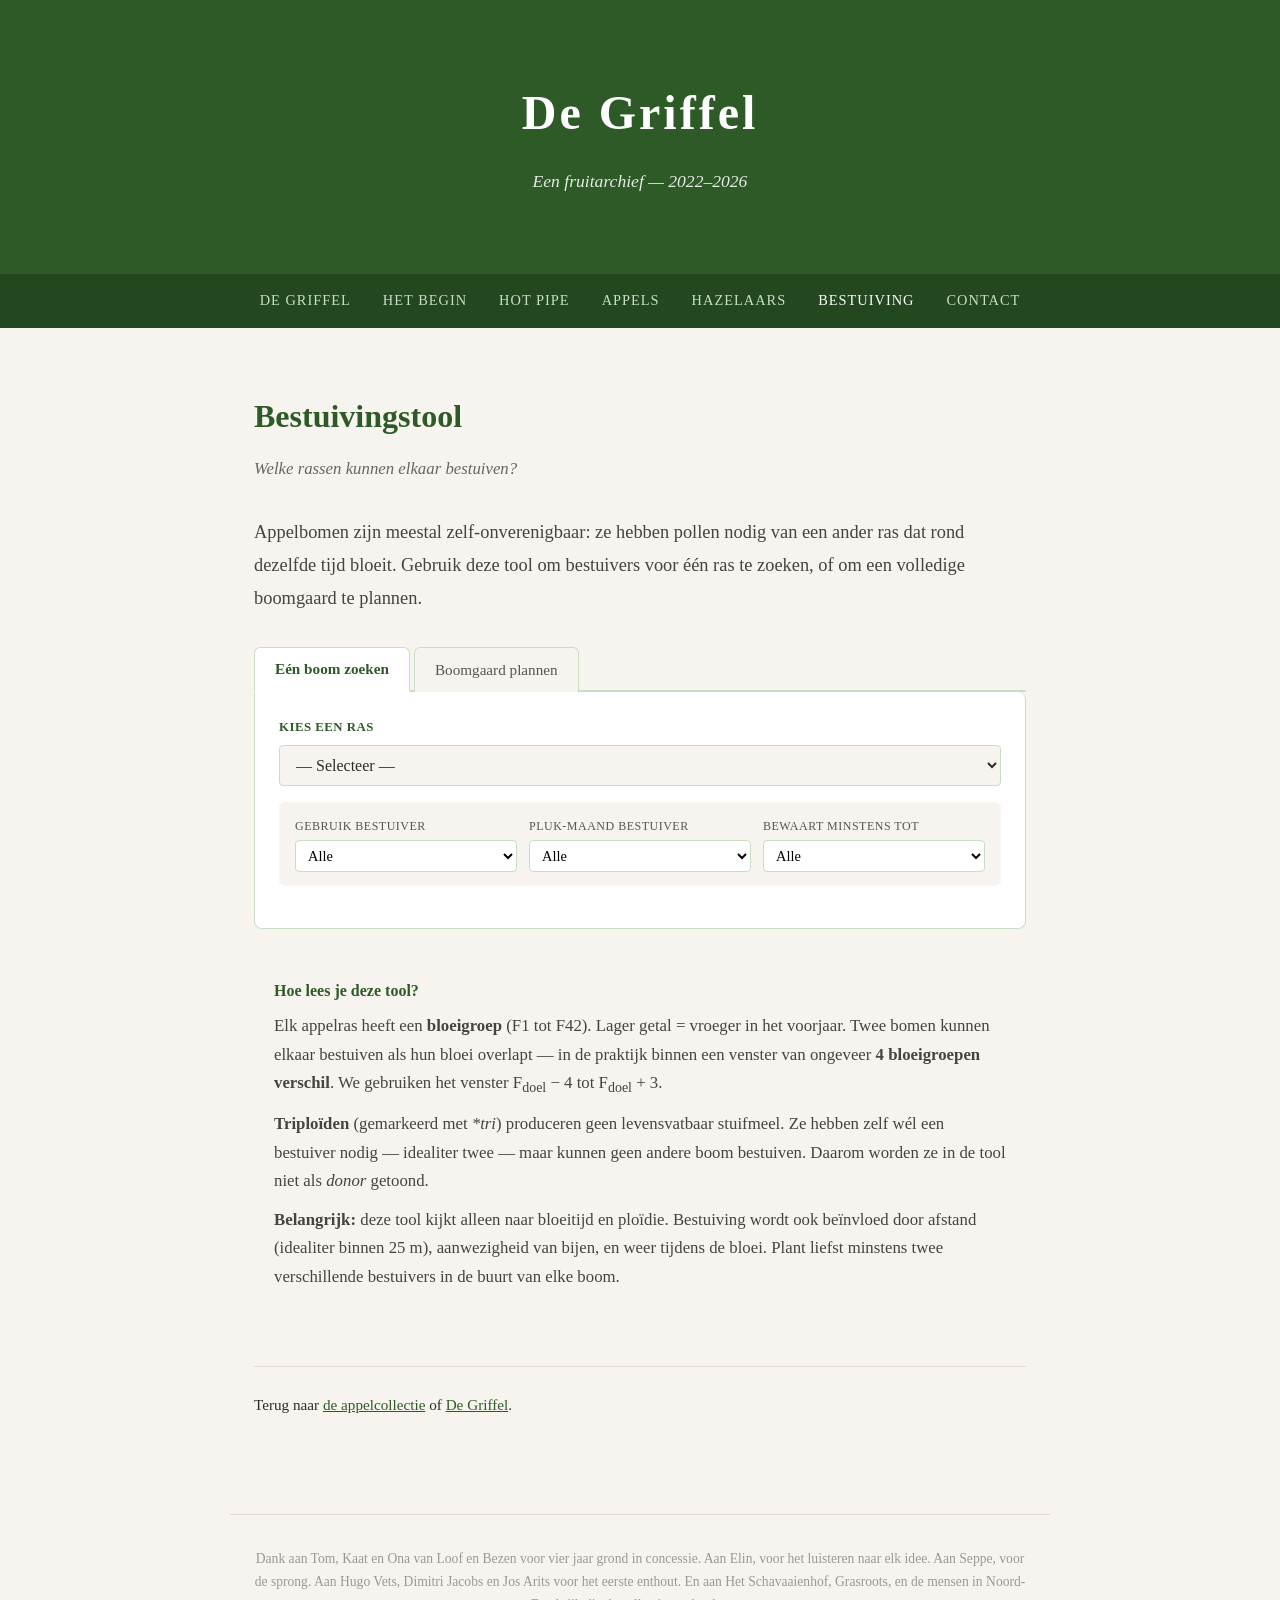
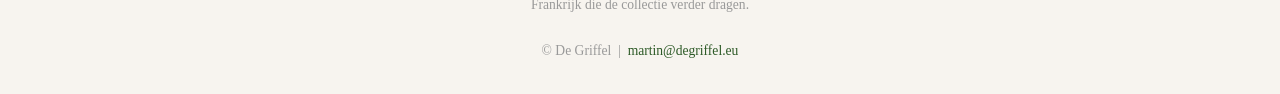
<file: bestuiving.html>
<!DOCTYPE html>
<html lang="nl">
<head>
  <meta charset="UTF-8">
  <meta name="viewport" content="width=device-width, initial-scale=1.0">
  <title>Bestuivingstool — De Griffel</title>
  <link rel="stylesheet" href="style.css">
  <style>
    .tabs {
      display: flex; gap: 4px; margin-bottom: 0;
      border-bottom: 2px solid #c8ddc5;
    }
    .tab-btn {
      background: #f7f4ef; border: 1px solid #c8ddc5; border-bottom: none;
      padding: 12px 20px; cursor: pointer; font-family: inherit;
      font-size: 0.95rem; color: #555; border-radius: 6px 6px 0 0;
      margin-bottom: -2px; transition: background 0.15s, color 0.15s;
    }
    .tab-btn:hover { background: #fff; color: #2d5a27; }
    .tab-btn.active {
      background: #fff; color: #2d5a27; font-weight: bold;
      border-bottom: 2px solid #fff;
    }
    .tab-content { display: none; }
    .tab-content.active { display: block; }
    .tool {
      background: #fff; border: 1px solid #c8ddc5; border-top: none;
      border-radius: 0 8px 8px 8px; padding: 24px; margin-bottom: 32px;
    }
    .input-row { display: flex; flex-direction: column; gap: 6px; margin-bottom: 16px; }
    .input-row label {
      font-size: 0.8rem; color: #2d5a27;
      text-transform: uppercase; letter-spacing: 0.5px; font-weight: bold;
    }
    .input-row select, .input-row input[type="text"] {
      padding: 10px 12px; border: 1px solid #c8ddc5; border-radius: 4px;
      background: #f7f4ef; font-family: inherit; font-size: 1rem; color: #2c2c2c;
    }
    .input-row select:focus, .input-row input[type="text"]:focus {
      outline: none; border-color: #2d5a27; background: #fff;
    }
    .filter-row {
      display: grid; grid-template-columns: 1fr; gap: 12px;
      margin: 0 0 18px;
      padding: 14px 16px;
      background: #f7f4ef; border-radius: 6px;
    }
    @media (min-width: 720px) { .filter-row { grid-template-columns: repeat(3, 1fr); } }
    .filter-row label {
      font-size: 0.75rem; color: #555;
      text-transform: uppercase; letter-spacing: 0.5px;
      margin-bottom: 2px; display: block;
    }
    .filter-row select {
      width: 100%; padding: 6px 8px; border: 1px solid #c8ddc5;
      border-radius: 4px; background: #fff; font-family: inherit; font-size: 0.9rem;
    }
    .target-info {
      background: #fff8e7; border-left: 4px solid #2d5a27;
      padding: 14px 20px; border-radius: 4px;
      margin-bottom: 24px; font-size: 1rem;
    }
    .target-info strong { color: #2d5a27; }
    .triploid-warning { margin-top: 10px; color: #b85c00; font-size: 0.9rem; }
    .results-header {
      font-size: 1.05rem; color: #2d5a27;
      margin: 20px 0 12px; font-weight: bold;
    }
    .offset-group { margin-bottom: 22px; }
    .offset-label {
      font-size: 0.78rem; color: #555;
      text-transform: uppercase; letter-spacing: 0.5px;
      margin-bottom: 8px; padding: 3px 10px;
      background: #f7f4ef; border-radius: 3px; display: inline-block;
    }
    .pollinator-grid {
      display: grid; grid-template-columns: repeat(auto-fill, minmax(150px, 1fr)); gap: 12px;
    }
    .pollinator {
      background: #fff; border: 1px solid #c8ddc5; border-radius: 6px;
      overflow: hidden; text-decoration: none; color: inherit;
      transition: transform 0.15s, box-shadow 0.15s;
    }
    .pollinator:hover { transform: translateY(-2px); box-shadow: 0 4px 10px rgba(0,0,0,0.08); }
    .pollinator img { width: 100%; aspect-ratio: 1 / 1; object-fit: cover; background: #f7f4ef; }
    .pollinator-body { padding: 6px 9px; }
    .pollinator-name { font-size: 0.82rem; color: #2d5a27; font-weight: bold; line-height: 1.3; margin-bottom: 2px; }
    .pollinator-meta { font-size: 0.72rem; color: #777; }
    .no-result { padding: 24px; text-align: center; color: #999; font-style: italic; }
    .legend {
      background: #f7f4ef; border-radius: 6px;
      padding: 16px 20px; margin-top: 24px;
      font-size: 0.9rem; color: #444; line-height: 1.7;
    }
    .legend h4 { color: #2d5a27; font-size: 1rem; margin-bottom: 8px; }
    .legend p { margin-bottom: 10px; }

    /* Orchard planner */
    .orchard-add {
      display: flex; gap: 8px; align-items: end; flex-wrap: wrap;
      margin-bottom: 16px;
    }
    .orchard-add .input-row { flex: 1; min-width: 260px; margin-bottom: 0; }
    .orchard-summary {
      background: #fff8e7; border-left: 4px solid #2d5a27;
      padding: 14px 20px; border-radius: 4px; margin-bottom: 18px;
      font-size: 1rem;
    }
    .orchard-summary.empty { background: #f7f4ef; border-left-color: #999; color: #777; }
    .orchard-chips {
      display: flex; flex-wrap: wrap; gap: 10px; margin-bottom: 18px;
    }
    .chip {
      display: flex; align-items: center; gap: 10px;
      padding: 8px 12px; border-radius: 6px;
      background: #fff; border: 1px solid #c8ddc5;
      font-size: 0.92rem;
    }
    .chip.status-good { border-color: #4a8a44; background: #f0f8ee; }
    .chip.status-warn { border-color: #d49c1e; background: #fff8e7; }
    .chip.status-bad { border-color: #c14e3a; background: #fdebe7; }
    .chip .badge-status {
      font-size: 0.72rem; padding: 1px 8px; border-radius: 99px;
      font-weight: bold;
    }
    .chip.status-good .badge-status { background: #4a8a44; color: #fff; }
    .chip.status-warn .badge-status { background: #d49c1e; color: #fff; }
    .chip.status-bad .badge-status { background: #c14e3a; color: #fff; }
    .chip .remove {
      cursor: pointer; color: #999; font-size: 1.1rem;
      padding: 0 4px; line-height: 1;
    }
    .chip .remove:hover { color: #c14e3a; }
    .chip-name { color: #2d5a27; font-weight: bold; }
    .chip-detail { color: #777; font-size: 0.82rem; }
    .chip-partners {
      font-size: 0.78rem; color: #555; max-width: 100%; flex-basis: 100%;
      margin-top: 2px;
    }
    .actions-bar {
      display: flex; gap: 12px; margin-bottom: 12px; flex-wrap: wrap;
    }
    .btn-secondary {
      background: #fff; border: 1px solid #c8ddc5; padding: 8px 14px;
      border-radius: 4px; cursor: pointer; font-family: inherit; color: #555;
      font-size: 0.88rem;
    }
    .btn-secondary:hover { background: #f7f4ef; color: #2d5a27; }
  </style>
</head>
<body>

<header>
  <div class="inner">
    <h1>De Griffel</h1>
    <p>Een fruitarchief — 2022–2026</p>
  </div>
</header>

<nav>
  <a href="/">De Griffel</a>
  <a href="het-begin.html">Het begin</a>
  <a href="hot-pipe.html">Hot pipe</a>
  <a href="appels.html">Appels</a>
  <a href="hazelaars.html">Hazelaars</a>
  <a href="bestuiving.html" class="active">Bestuiving</a>
  <a href="/#contact">Contact</a>
</nav>

<main>

  <h2 class="plain">Bestuivingstool</h2>
  <p class="subtitle">Welke rassen kunnen elkaar bestuiven?</p>

  <p class="lead">
    Appelbomen zijn meestal zelf-onverenigbaar: ze hebben pollen nodig van een ander ras dat rond dezelfde tijd bloeit. Gebruik deze tool om bestuivers voor één ras te zoeken, of om een volledige boomgaard te plannen.
  </p>

  <div class="tabs">
    <button class="tab-btn active" data-tab="single">Eén boom zoeken</button>
    <button class="tab-btn" data-tab="orchard">Boomgaard plannen</button>
  </div>

  <!-- TAB 1: SINGLE TREE -->
  <div class="tab-content active tool" id="tab-single">
    <div class="input-row">
      <label for="variety-select">Kies een ras</label>
      <select id="variety-select">
        <option value="">— Selecteer —</option>
        <option value="adams-pearmain">Adams’s Pearmain (F9)</option>
        <option value="akane">Akane (F14)</option>
        <option value="allington-pippin">Allington Pippin (F11)</option>
        <option value="api-noir">Api Noir (F11)</option>
        <option value="ashmeads-kernel">Ashmead’s Kernel (F14)</option>
        <option value="baldwin">Baldwin (F12*tri)</option>
        <option value="ben-davis">Ben Davis (?) (F15)</option>
        <option value="berlepsch">Berlepsch (F11*tri)</option>
        <option value="berner-rosen">Berner Rosen (F11)</option>
        <option value="bohemia">BOHEMIA (F10)</option>
        <option value="boiken">Boïken (F14)</option>
        <option value="burchardts-reinette">Burchardt’s Reinette (F13)</option>
        <option value="burgundy">Burgundy (F15)</option>
        <option value="carola">Carola (F10)</option>
        <option value="charlamowsky">Charlamowsky (F4)</option>
        <option value="claygate-pearmain">Claygate Pearmain (F12)</option>
        <option value="cockle-pippin">Cockle Pippin (F11)</option>
        <option value="cortland">Cortland (F9)</option>
        <option value="danziger-kantapfel">Danziger Kantapfel (F11)</option>
        <option value="delcorf">Delcorf (F11)</option>
        <option value="dumelows-seedling">Dumelow’s Seedling (F15)</option>
        <option value="early-julyan">Early Julyan (F9)</option>
        <option value="easter-orange">Easter Orange (F12)</option>
        <option value="edelborsdorfer">Edelborsdorfer (F14)</option>
        <option value="edgar">Edgar (F15)</option>
        <option value="ernst-bosch">Ernst Bosch (F6)</option>
        <option value="esopus-spitzenburg">Esopus Spitzenburg (F12)</option>
        <option value="exeter-cross">Exeter Cross (F11)</option>
        <option value="falstaff">Falstaff (F11)</option>
        <option value="fameuse">Fameuse (F7)</option>
        <option value="fearns-pippin">Fearn’s Pippin (F9)</option>
        <option value="fiessers-erstling">Fiessers Erstling (F5)</option>
        <option value="finkenwerder-prinz">Finkenwerder Prinz (F12)</option>
        <option value="florianer-rosenapfel">Florianer Rosenapfel (F10)</option>
        <option value="florina">Florina (F13)</option>
        <option value="freiherr-von-berlepsch">Freiherr Von Berlepsch (F11*tri)</option>
        <option value="freyberg">Freyberg (F11)</option>
        <option value="galloway-pippin">Galloway Pippin (F14)</option>
        <option value="george-cave">George Cave (F8)</option>
        <option value="gewurzluiken">Gewürzluiken (F17)</option>
        <option value="gloria-mundi">Gloria Mundi (F13)</option>
        <option value="gloster-69">Gloster 69 (F17)</option>
        <option value="grandmere">Grand’mère (F6)</option>
        <option value="greenups-pippin">Greenup’s Pippin (F15)</option>
        <option value="grenadier">Grenadier (F11)</option>
        <option value="gustavs-dauerapfel">Gustavs Dauerapfel (F11)</option>
        <option value="harberts-reinette">Harberts Reinette (F13*tri)</option>
        <option value="helios">Helios (F12)</option>
        <option value="herefordshire-beefing">Herefordshire Beefing (F17)</option>
        <option value="hibernal">Hibernal (F6*tri)</option>
        <option value="holiday">Holiday (F10)</option>
        <option value="howgate-wonder">Howgate Wonder (F12)</option>
        <option value="iduna">Iduna (F7)</option>
        <option value="ingol">Ingol (F16)</option>
        <option value="ingrid-marie">Ingrid Marie (F14)</option>
        <option value="isaac-newtons-tree">Isaac Newton’s Tree (F20)</option>
        <option value="ivette">Ivette (F13)</option>
        <option value="kaiser-wilhelm">Kaiser Wilhelm (F15)</option>
        <option value="kandil-sinap">Kandil Sinap (F11)</option>
        <option value="kim">Kim (F14)</option>
        <option value="kronprinz-rudolf">Kronprinz Rudolf (F5)</option>
        <option value="krugers-dickstiel">Krügers Dickstiel (F21)</option>
        <option value="konigin-sophiensapfel">Königin Sophiensapfel (F9)</option>
        <option value="lady-sudeley">Lady Sudeley (F13)</option>
        <option value="landsberger-reinette">Landsberger Reinette (F9)</option>
        <option value="lanes-prince-albert">Lane’s Prince Albert (F12)</option>
        <option value="laxtons-superb">Laxton’s Superb (F13)</option>
        <option value="lemon-pippin">Lemon Pippin (F15)</option>
        <option value="lodi">Lodi (F6)</option>
        <option value="lombarts-calville">Lombarts Calville (F12)</option>
        <option value="london-pippin">London Pippin (F15)</option>
        <option value="lord-grosvenor">Lord Grosvenor (F10)</option>
        <option value="luntersche-pippeling">Luntersche Pippeling (F8)</option>
        <option value="luxemburger-renette">Luxemburger Renette (F16)</option>
        <option value="macoun">Macoun (F11)</option>
        <option value="mantet">Mantet (F11)</option>
        <option value="marienwerder-gulderling">Marienwerder Gulderling (F15)</option>
        <option value="martini">Martini (F14)</option>
        <option value="minister-von-hammerstein">Minister Von Hammerstein (F9)</option>
        <option value="mio">Mio (F13)</option>
        <option value="mutsu">Mutsu (F10*tri)</option>
        <option value="nonpareil">Nonpareil (F11)</option>
        <option value="northern-greening">Northern Greening (F15)</option>
        <option value="nottingham-pippin">Nottingham Pippin (F12)</option>
        <option value="oberlausitzer-muskatrenette">Oberlausitzer Muskatrenette (F12)</option>
        <option value="odin">Odin (F15)</option>
        <option value="old-pearmain-kelsey">Old Pearmain (kelsey) (F11)</option>
        <option value="ontario">Ontario (F12)</option>
        <option value="opal">Opal (F9)</option>
        <option value="orangenburg">Orangenburg (F14)</option>
        <option value="orleans-reinette">Orleans Reinette (F16)</option>
        <option value="osnabrucker-reinette">Osnabrücker Reinette (F11)</option>
        <option value="pfirsichroter-sommerapfel">Pfirsichroter Sommerapfel (F4)</option>
        <option value="pilot">Pilot (F12)</option>
        <option value="piros">Piros (F10)</option>
        <option value="pitmaston-pine-apple">Pitmaston Pine Apple (F10)</option>
        <option value="pohorka">Pohorka (F19)</option>
        <option value="pomme-noire">Pomme Noire (F5)</option>
        <option value="prima">Prima (F9)</option>
        <option value="primate">Primate (F7)</option>
        <option value="prinz-albrecht-von-preussen">Prinz Albrecht Von Preussen (F13)</option>
        <option value="red-melba">Red Melba (F8)</option>
        <option value="reinette-de-maurs">Reinette De Maurs (F16)</option>
        <option value="rheinischer-krummstiel">RHEINISCHER KRUMMSTIEL (F15)</option>
        <option value="rosmarina-bianca">Rosmarina Bianca (F14)</option>
        <option value="roter-stettiner">Roter Stettiner (F10)</option>
        <option value="rubens">Rubens (F13)</option>
        <option value="salome">Salome (F7)</option>
        <option value="scarlet-crofton">Scarlet Crofton (F12)</option>
        <option value="spartan">Spartan (F12)</option>
        <option value="spencer">Spencer (F12)</option>
        <option value="spigold">Spigold (F17*tri)</option>
        <option value="starks-earliest">Stark’s Earliest (F3)</option>
        <option value="stina-lohmann">Stina Lohmann (F14)</option>
        <option value="strauwaldts-goldparmane">Strauwaldts Goldparmäne (F9)</option>
        <option value="vanda">Vanda (F15)</option>
        <option value="warners-king">Warner’s King (F7*tri)</option>
        <option value="weigelts-zinszahler">Weigelts Zinszahler (F10)</option>
        <option value="weisser-winter-taffetapfel">Weisser Winter Taffetapfel (F11)</option>
        <option value="winter-banana">Winter Banana (F12)</option>
        <option value="winter-lemon">Winter Lemon (F21)</option>
        <option value="wolf-river">Wolf River (F10)</option>
        <option value="worcester-pearmain">Worcester Pearmain (F11)</option>
        <option value="zabergau-renette">Zabergäu Renette (F10*tri)</option>
        <option value="zigeunerin">Zigeunerin (F5)</option>
      </select>
    </div>

    <div class="filter-row">
      <div>
        <label for="f-use">Gebruik bestuiver</label>
        <select id="f-use">
          <option value="">Alle</option>
          <option value="EAT">Eet</option>
          <option value="COOK">Stoof</option>
          <option value="DUAL">Eet/Stoof</option>
          <option value="CIDER">Cider</option>
        </select>
      </div>
      <div>
        <label for="f-pick">Pluk-maand bestuiver</label>
        <select id="f-pick">
          <option value="">Alle</option>
          <option value="8">Augustus</option>
          <option value="9">September</option>
          <option value="10">Oktober</option>
          <option value="11">November</option>
        </select>
      </div>
      <div>
        <label for="f-storage">Bewaart minstens tot</label>
        <select id="f-storage">
          <option value="">Alle</option>
          <option value="3">November</option>
          <option value="4">December</option>
          <option value="5">Januari</option>
          <option value="6">Februari</option>
          <option value="7">Maart</option>
          <option value="8">April</option>
        </select>
      </div>
    </div>

    <div id="single-output"></div>
  </div>

  <!-- TAB 2: ORCHARD PLANNER -->
  <div class="tab-content tool" id="tab-orchard">
    <p style="color:#555; font-size:0.95rem; margin-bottom:14px;">
      Selecteer de bomen die je hebt of wil planten. We tonen per boom of die genoeg bestuivers heeft <em>binnen je selectie</em>. Het ideaal is <strong>2 bestuivers per boom</strong> — voor triploïden is dat een vereiste.
    </p>

    <div class="orchard-add">
      <div class="input-row">
        <label for="orchard-select">Boom toevoegen</label>
        <select id="orchard-select">
          <option value="">— Kies een ras —</option>
        <option value="adams-pearmain">Adams’s Pearmain (F9)</option>
        <option value="akane">Akane (F14)</option>
        <option value="allington-pippin">Allington Pippin (F11)</option>
        <option value="api-noir">Api Noir (F11)</option>
        <option value="ashmeads-kernel">Ashmead’s Kernel (F14)</option>
        <option value="baldwin">Baldwin (F12*tri)</option>
        <option value="ben-davis">Ben Davis (?) (F15)</option>
        <option value="berlepsch">Berlepsch (F11*tri)</option>
        <option value="berner-rosen">Berner Rosen (F11)</option>
        <option value="bohemia">BOHEMIA (F10)</option>
        <option value="boiken">Boïken (F14)</option>
        <option value="burchardts-reinette">Burchardt’s Reinette (F13)</option>
        <option value="burgundy">Burgundy (F15)</option>
        <option value="carola">Carola (F10)</option>
        <option value="charlamowsky">Charlamowsky (F4)</option>
        <option value="claygate-pearmain">Claygate Pearmain (F12)</option>
        <option value="cockle-pippin">Cockle Pippin (F11)</option>
        <option value="cortland">Cortland (F9)</option>
        <option value="danziger-kantapfel">Danziger Kantapfel (F11)</option>
        <option value="delcorf">Delcorf (F11)</option>
        <option value="dumelows-seedling">Dumelow’s Seedling (F15)</option>
        <option value="early-julyan">Early Julyan (F9)</option>
        <option value="easter-orange">Easter Orange (F12)</option>
        <option value="edelborsdorfer">Edelborsdorfer (F14)</option>
        <option value="edgar">Edgar (F15)</option>
        <option value="ernst-bosch">Ernst Bosch (F6)</option>
        <option value="esopus-spitzenburg">Esopus Spitzenburg (F12)</option>
        <option value="exeter-cross">Exeter Cross (F11)</option>
        <option value="falstaff">Falstaff (F11)</option>
        <option value="fameuse">Fameuse (F7)</option>
        <option value="fearns-pippin">Fearn’s Pippin (F9)</option>
        <option value="fiessers-erstling">Fiessers Erstling (F5)</option>
        <option value="finkenwerder-prinz">Finkenwerder Prinz (F12)</option>
        <option value="florianer-rosenapfel">Florianer Rosenapfel (F10)</option>
        <option value="florina">Florina (F13)</option>
        <option value="freiherr-von-berlepsch">Freiherr Von Berlepsch (F11*tri)</option>
        <option value="freyberg">Freyberg (F11)</option>
        <option value="galloway-pippin">Galloway Pippin (F14)</option>
        <option value="george-cave">George Cave (F8)</option>
        <option value="gewurzluiken">Gewürzluiken (F17)</option>
        <option value="gloria-mundi">Gloria Mundi (F13)</option>
        <option value="gloster-69">Gloster 69 (F17)</option>
        <option value="grandmere">Grand’mère (F6)</option>
        <option value="greenups-pippin">Greenup’s Pippin (F15)</option>
        <option value="grenadier">Grenadier (F11)</option>
        <option value="gustavs-dauerapfel">Gustavs Dauerapfel (F11)</option>
        <option value="harberts-reinette">Harberts Reinette (F13*tri)</option>
        <option value="helios">Helios (F12)</option>
        <option value="herefordshire-beefing">Herefordshire Beefing (F17)</option>
        <option value="hibernal">Hibernal (F6*tri)</option>
        <option value="holiday">Holiday (F10)</option>
        <option value="howgate-wonder">Howgate Wonder (F12)</option>
        <option value="iduna">Iduna (F7)</option>
        <option value="ingol">Ingol (F16)</option>
        <option value="ingrid-marie">Ingrid Marie (F14)</option>
        <option value="isaac-newtons-tree">Isaac Newton’s Tree (F20)</option>
        <option value="ivette">Ivette (F13)</option>
        <option value="kaiser-wilhelm">Kaiser Wilhelm (F15)</option>
        <option value="kandil-sinap">Kandil Sinap (F11)</option>
        <option value="kim">Kim (F14)</option>
        <option value="kronprinz-rudolf">Kronprinz Rudolf (F5)</option>
        <option value="krugers-dickstiel">Krügers Dickstiel (F21)</option>
        <option value="konigin-sophiensapfel">Königin Sophiensapfel (F9)</option>
        <option value="lady-sudeley">Lady Sudeley (F13)</option>
        <option value="landsberger-reinette">Landsberger Reinette (F9)</option>
        <option value="lanes-prince-albert">Lane’s Prince Albert (F12)</option>
        <option value="laxtons-superb">Laxton’s Superb (F13)</option>
        <option value="lemon-pippin">Lemon Pippin (F15)</option>
        <option value="lodi">Lodi (F6)</option>
        <option value="lombarts-calville">Lombarts Calville (F12)</option>
        <option value="london-pippin">London Pippin (F15)</option>
        <option value="lord-grosvenor">Lord Grosvenor (F10)</option>
        <option value="luntersche-pippeling">Luntersche Pippeling (F8)</option>
        <option value="luxemburger-renette">Luxemburger Renette (F16)</option>
        <option value="macoun">Macoun (F11)</option>
        <option value="mantet">Mantet (F11)</option>
        <option value="marienwerder-gulderling">Marienwerder Gulderling (F15)</option>
        <option value="martini">Martini (F14)</option>
        <option value="minister-von-hammerstein">Minister Von Hammerstein (F9)</option>
        <option value="mio">Mio (F13)</option>
        <option value="mutsu">Mutsu (F10*tri)</option>
        <option value="nonpareil">Nonpareil (F11)</option>
        <option value="northern-greening">Northern Greening (F15)</option>
        <option value="nottingham-pippin">Nottingham Pippin (F12)</option>
        <option value="oberlausitzer-muskatrenette">Oberlausitzer Muskatrenette (F12)</option>
        <option value="odin">Odin (F15)</option>
        <option value="old-pearmain-kelsey">Old Pearmain (kelsey) (F11)</option>
        <option value="ontario">Ontario (F12)</option>
        <option value="opal">Opal (F9)</option>
        <option value="orangenburg">Orangenburg (F14)</option>
        <option value="orleans-reinette">Orleans Reinette (F16)</option>
        <option value="osnabrucker-reinette">Osnabrücker Reinette (F11)</option>
        <option value="pfirsichroter-sommerapfel">Pfirsichroter Sommerapfel (F4)</option>
        <option value="pilot">Pilot (F12)</option>
        <option value="piros">Piros (F10)</option>
        <option value="pitmaston-pine-apple">Pitmaston Pine Apple (F10)</option>
        <option value="pohorka">Pohorka (F19)</option>
        <option value="pomme-noire">Pomme Noire (F5)</option>
        <option value="prima">Prima (F9)</option>
        <option value="primate">Primate (F7)</option>
        <option value="prinz-albrecht-von-preussen">Prinz Albrecht Von Preussen (F13)</option>
        <option value="red-melba">Red Melba (F8)</option>
        <option value="reinette-de-maurs">Reinette De Maurs (F16)</option>
        <option value="rheinischer-krummstiel">RHEINISCHER KRUMMSTIEL (F15)</option>
        <option value="rosmarina-bianca">Rosmarina Bianca (F14)</option>
        <option value="roter-stettiner">Roter Stettiner (F10)</option>
        <option value="rubens">Rubens (F13)</option>
        <option value="salome">Salome (F7)</option>
        <option value="scarlet-crofton">Scarlet Crofton (F12)</option>
        <option value="spartan">Spartan (F12)</option>
        <option value="spencer">Spencer (F12)</option>
        <option value="spigold">Spigold (F17*tri)</option>
        <option value="starks-earliest">Stark’s Earliest (F3)</option>
        <option value="stina-lohmann">Stina Lohmann (F14)</option>
        <option value="strauwaldts-goldparmane">Strauwaldts Goldparmäne (F9)</option>
        <option value="vanda">Vanda (F15)</option>
        <option value="warners-king">Warner’s King (F7*tri)</option>
        <option value="weigelts-zinszahler">Weigelts Zinszahler (F10)</option>
        <option value="weisser-winter-taffetapfel">Weisser Winter Taffetapfel (F11)</option>
        <option value="winter-banana">Winter Banana (F12)</option>
        <option value="winter-lemon">Winter Lemon (F21)</option>
        <option value="wolf-river">Wolf River (F10)</option>
        <option value="worcester-pearmain">Worcester Pearmain (F11)</option>
        <option value="zabergau-renette">Zabergäu Renette (F10*tri)</option>
        <option value="zigeunerin">Zigeunerin (F5)</option>
        </select>
      </div>
    </div>

    <div class="actions-bar">
      <button class="btn-secondary" id="orchard-clear">Selectie wissen</button>
      <button class="btn-secondary" id="orchard-suggest" title="Voeg 2-3 goede bestuivers toe voor elke onbestoven boom">Auto-aanvullen bestuivers</button>
    </div>

    <div class="orchard-summary empty" id="orchard-summary">Voeg bomen toe om de analyse te zien.</div>

    <div class="orchard-chips" id="orchard-chips"></div>
  </div>

  <div class="legend">
    <h4>Hoe lees je deze tool?</h4>
    <p>
      Elk appelras heeft een <strong>bloeigroep</strong> (F1 tot F42). Lager getal = vroeger in het voorjaar. Twee bomen kunnen elkaar bestuiven als hun bloei overlapt — in de praktijk binnen een venster van ongeveer <strong>4 bloeigroepen verschil</strong>. We gebruiken het venster F<sub>doel</sub> − 4 tot F<sub>doel</sub> + 3.
    </p>
    <p>
      <strong>Triploïden</strong> (gemarkeerd met <em>*tri</em>) produceren geen levensvatbaar stuifmeel. Ze hebben zelf wél een bestuiver nodig — idealiter twee — maar kunnen geen andere boom bestuiven. Daarom worden ze in de tool niet als <em>donor</em> getoond.
    </p>
    <p>
      <strong>Belangrijk:</strong> deze tool kijkt alleen naar bloeitijd en ploïdie. Bestuiving wordt ook beïnvloed door afstand (idealiter binnen 25 m), aanwezigheid van bijen, en weer tijdens de bloei. Plant liefst minstens twee verschillende bestuivers in de buurt van elke boom.
    </p>
  </div>

  <p class="page-end">
    Terug naar <a href="appels.html">de appelcollectie</a> of <a href="/">De Griffel</a>.
  </p>

</main>

<footer>
  Dank aan Tom, Kaat en Ona van Loof en Bezen voor vier jaar grond in concessie. Aan Elin, voor het luisteren naar elk idee. Aan Seppe, voor de sprong. Aan Hugo Vets, Dimitri Jacobs en Jos Arits voor het eerste enthout. En aan Het Schavaaienhof, Grasroots, en de mensen in Noord-Frankrijk die de collectie verder dragen.
  <br><br>
  &copy; De Griffel &nbsp;|&nbsp; <a href="mailto:martin@degriffel.eu">martin@degriffel.eu</a>
</footer>

<script>
const VARIETIES = [{"s":"adams-pearmain","n":"Adams’s Pearmain","f":9,"t":0,"u":"EAT","p":10,"k":3},{"s":"akane","n":"Akane","f":14,"t":0,"u":"EAT","p":8,"k":9},{"s":"allington-pippin","n":"Allington Pippin","f":11,"t":0,"u":"","p":10,"k":12},{"s":"api-noir","n":"Api Noir","f":11,"t":0,"u":"EAT","p":10,"k":4},{"s":"ashmeads-kernel","n":"Ashmead’s Kernel","f":14,"t":0,"u":"EAT","p":10,"k":2},{"s":"baldwin","n":"Baldwin","f":12,"t":1,"u":"EAT","p":10,"k":4},{"s":"ben-davis","n":"Ben Davis (?)","f":15,"t":0,"u":"EAT","p":10,"k":3},{"s":"berlepsch","n":"Berlepsch","f":11,"t":1,"u":"EAT","p":10,"k":12},{"s":"berner-rosen","n":"Berner Rosen","f":11,"t":0,"u":"EAT","p":10,"k":1},{"s":"bohemia","n":"BOHEMIA","f":10,"t":0,"u":"EAT","p":10,"k":12},{"s":"boiken","n":"Boïken","f":14,"t":0,"u":"","p":10,"k":3},{"s":"burchardts-reinette","n":"Burchardt’s Reinette","f":13,"t":0,"u":"EAT","p":10,"k":12},{"s":"burgundy","n":"Burgundy","f":15,"t":0,"u":"EAT","p":9,"k":11},{"s":"carola","n":"Carola","f":10,"t":0,"u":"EAT","p":9,"k":11},{"s":"charlamowsky","n":"Charlamowsky","f":4,"t":0,"u":"","p":8,"k":9},{"s":"claygate-pearmain","n":"Claygate Pearmain","f":12,"t":0,"u":"EAT","p":10,"k":2},{"s":"cockle-pippin","n":"Cockle Pippin","f":11,"t":0,"u":"EAT","p":10,"k":12},{"s":"cortland","n":"Cortland","f":9,"t":0,"u":"EAT","p":10,"k":1},{"s":"danziger-kantapfel","n":"Danziger Kantapfel","f":11,"t":0,"u":"","p":9,"k":10},{"s":"delcorf","n":"Delcorf","f":11,"t":0,"u":"EAT","p":9,"k":10},{"s":"dumelows-seedling","n":"Dumelow’s Seedling","f":15,"t":0,"u":"COOK","p":10,"k":4},{"s":"early-julyan","n":"Early Julyan","f":9,"t":0,"u":"","p":8,"k":8},{"s":"easter-orange","n":"Easter Orange","f":12,"t":0,"u":"EAT","p":10,"k":12},{"s":"edelborsdorfer","n":"Edelborsdorfer","f":14,"t":0,"u":"EAT","p":10,"k":1},{"s":"edgar","n":"Edgar","f":15,"t":0,"u":"EAT","p":10,"k":12},{"s":"ernst-bosch","n":"Ernst Bosch","f":6,"t":0,"u":"EAT","p":9,"k":10},{"s":"esopus-spitzenburg","n":"Esopus Spitzenburg","f":12,"t":0,"u":"EAT","p":10,"k":3},{"s":"exeter-cross","n":"Exeter Cross","f":11,"t":0,"u":"EAT","p":8,"k":8},{"s":"falstaff","n":"Falstaff","f":11,"t":0,"u":"EAT","p":10,"k":12},{"s":"fameuse","n":"Fameuse","f":7,"t":0,"u":"EAT","p":10,"k":12},{"s":"fearns-pippin","n":"Fearn’s Pippin","f":9,"t":0,"u":"EAT","p":10,"k":1},{"s":"fiessers-erstling","n":"Fiessers Erstling","f":5,"t":0,"u":"COOK","p":9,"k":11},{"s":"finkenwerder-prinz","n":"Finkenwerder Prinz","f":12,"t":0,"u":"EAT","p":10,"k":3},{"s":"florianer-rosenapfel","n":"Florianer Rosenapfel","f":10,"t":0,"u":"EAT","p":10,"k":12},{"s":"florina","n":"Florina","f":13,"t":0,"u":"EAT","p":10,"k":12},{"s":"freiherr-von-berlepsch","n":"Freiherr Von Berlepsch","f":11,"t":1,"u":"EAT","p":10,"k":12},{"s":"freyberg","n":"Freyberg","f":11,"t":0,"u":"EAT","p":10,"k":12},{"s":"galloway-pippin","n":"Galloway Pippin","f":14,"t":0,"u":"","p":10,"k":2},{"s":"george-cave","n":"George Cave","f":8,"t":0,"u":"EAT","p":8,"k":8},{"s":"gewurzluiken","n":"Gewürzluiken","f":17,"t":0,"u":"EAT","p":10,"k":3},{"s":"gloria-mundi","n":"Gloria Mundi","f":13,"t":0,"u":"COOK","p":10,"k":12},{"s":"gloster-69","n":"Gloster 69","f":17,"t":0,"u":"EAT","p":10,"k":2},{"s":"grandmere","n":"Grand’mère","f":6,"t":0,"u":"COOK","p":10,"k":12},{"s":"greenups-pippin","n":"Greenup’s Pippin","f":15,"t":0,"u":"","p":9,"k":11},{"s":"grenadier","n":"Grenadier","f":11,"t":0,"u":"COOK","p":8,"k":9},{"s":"gustavs-dauerapfel","n":"Gustavs Dauerapfel","f":11,"t":0,"u":"EAT","p":10,"k":3},{"s":"harberts-reinette","n":"Harberts Reinette","f":13,"t":1,"u":"EAT","p":10,"k":1},{"s":"helios","n":"Helios","f":12,"t":0,"u":"EAT","p":8,"k":8},{"s":"herefordshire-beefing","n":"Herefordshire Beefing","f":17,"t":0,"u":"COOK","p":10,"k":12},{"s":"hibernal","n":"Hibernal","f":6,"t":1,"u":"COOK","p":9,"k":10},{"s":"holiday","n":"Holiday","f":10,"t":0,"u":"EAT","p":10,"k":12},{"s":"howgate-wonder","n":"Howgate Wonder","f":12,"t":0,"u":"","p":10,"k":3},{"s":"iduna","n":"Iduna","f":7,"t":0,"u":"EAT","p":10,"k":1},{"s":"ingol","n":"Ingol","f":16,"t":0,"u":"EAT","p":10,"k":11},{"s":"ingrid-marie","n":"Ingrid Marie","f":14,"t":0,"u":"EAT","p":9,"k":12},{"s":"isaac-newtons-tree","n":"Isaac Newton’s Tree","f":20,"t":0,"u":"COOK","p":10,"k":1},{"s":"ivette","n":"Ivette","f":13,"t":0,"u":"EAT","p":10,"k":1},{"s":"kaiser-wilhelm","n":"Kaiser Wilhelm","f":15,"t":0,"u":"EAT","p":10,"k":2},{"s":"kandil-sinap","n":"Kandil Sinap","f":11,"t":0,"u":"EAT","p":10,"k":2},{"s":"kim","n":"Kim","f":14,"t":0,"u":"","p":9,"k":11},{"s":"kronprinz-rudolf","n":"Kronprinz Rudolf","f":5,"t":0,"u":"EAT","p":10,"k":1},{"s":"krugers-dickstiel","n":"Krügers Dickstiel","f":21,"t":0,"u":"EAT","p":10,"k":1},{"s":"konigin-sophiensapfel","n":"Königin Sophiensapfel","f":9,"t":0,"u":"EAT","p":10,"k":12},{"s":"lady-sudeley","n":"Lady Sudeley","f":13,"t":0,"u":"EAT","p":9,"k":9},{"s":"landsberger-reinette","n":"Landsberger Reinette","f":9,"t":0,"u":"EAT","p":9,"k":1},{"s":"lanes-prince-albert","n":"Lane’s Prince Albert","f":12,"t":0,"u":"COOK","p":10,"k":3},{"s":"laxtons-superb","n":"Laxton’s Superb","f":13,"t":0,"u":"EAT","p":10,"k":1},{"s":"lemon-pippin","n":"Lemon Pippin","f":15,"t":0,"u":"COOK","p":10,"k":12},{"s":"lodi","n":"Lodi","f":6,"t":0,"u":"COOK","p":8,"k":8},{"s":"lombarts-calville","n":"Lombarts Calville","f":12,"t":0,"u":"EAT","p":10,"k":1},{"s":"london-pippin","n":"London Pippin","f":15,"t":0,"u":"COOK","p":10,"k":3},{"s":"lord-grosvenor","n":"Lord Grosvenor","f":10,"t":0,"u":"COOK","p":8,"k":10},{"s":"luntersche-pippeling","n":"Luntersche Pippeling","f":8,"t":0,"u":"EAT","p":10,"k":1},{"s":"luxemburger-renette","n":"Luxemburger Renette","f":16,"t":0,"u":"","p":9,"k":11},{"s":"macoun","n":"Macoun","f":11,"t":0,"u":"EAT","p":9,"k":12},{"s":"mantet","n":"Mantet","f":11,"t":0,"u":"EAT","p":8,"k":9},{"s":"marienwerder-gulderling","n":"Marienwerder Gulderling","f":15,"t":0,"u":"EAT","p":10,"k":2},{"s":"martini","n":"Martini","f":14,"t":0,"u":"EAT","p":10,"k":12},{"s":"minister-von-hammerstein","n":"Minister Von Hammerstein","f":9,"t":0,"u":"EAT","p":10,"k":1},{"s":"mio","n":"Mio","f":13,"t":0,"u":"EAT","p":8,"k":8},{"s":"mutsu","n":"Mutsu","f":10,"t":1,"u":"","p":10,"k":2},{"s":"nonpareil","n":"Nonpareil","f":11,"t":0,"u":"EAT","p":10,"k":1},{"s":"northern-greening","n":"Northern Greening","f":15,"t":0,"u":"COOK","p":10,"k":4},{"s":"nottingham-pippin","n":"Nottingham Pippin","f":12,"t":0,"u":"EAT","p":10,"k":12},{"s":"oberlausitzer-muskatrenette","n":"Oberlausitzer Muskatrenette","f":12,"t":0,"u":"EAT","p":10,"k":12},{"s":"odin","n":"Odin","f":15,"t":0,"u":"EAT","p":9,"k":11},{"s":"old-pearmain-kelsey","n":"Old Pearmain (kelsey)","f":11,"t":0,"u":"EAT","p":10,"k":12},{"s":"ontario","n":"Ontario","f":12,"t":0,"u":"","p":10,"k":4},{"s":"opal","n":"Opal","f":9,"t":0,"u":"EAT","p":9,"k":10},{"s":"orangenburg","n":"Orangenburg","f":14,"t":0,"u":"EAT","p":10,"k":1},{"s":"orleans-reinette","n":"Orleans Reinette","f":16,"t":0,"u":"EAT","p":10,"k":1},{"s":"osnabrucker-reinette","n":"Osnabrücker Reinette","f":11,"t":0,"u":"EAT","p":10,"k":1},{"s":"pfirsichroter-sommerapfel","n":"Pfirsichroter Sommerapfel","f":4,"t":0,"u":"EAT","p":8,"k":8},{"s":"pilot","n":"Pilot","f":12,"t":0,"u":"EAT","p":10,"k":2},{"s":"piros","n":"Piros","f":10,"t":0,"u":"EAT","p":8,"k":8},{"s":"pitmaston-pine-apple","n":"Pitmaston Pine Apple","f":10,"t":0,"u":"EAT","p":10,"k":12},{"s":"pohorka","n":"Pohorka","f":19,"t":0,"u":"EAT","p":10,"k":1},{"s":"pomme-noire","n":"Pomme Noire","f":5,"t":0,"u":"EAT","p":10,"k":3},{"s":"prima","n":"Prima","f":9,"t":0,"u":"EAT","p":9,"k":11},{"s":"primate","n":"Primate","f":7,"t":0,"u":"EAT","p":9,"k":10},{"s":"prinz-albrecht-von-preussen","n":"Prinz Albrecht Von Preussen","f":13,"t":0,"u":"EAT","p":9,"k":1},{"s":"red-melba","n":"Red Melba","f":8,"t":0,"u":"EAT","p":8,"k":8},{"s":"reinette-de-maurs","n":"Reinette De Maurs","f":16,"t":0,"u":"EAT","p":10,"k":2},{"s":"rheinischer-krummstiel","n":"RHEINISCHER KRUMMSTIEL","f":15,"t":0,"u":"COOK","p":10,"k":3},{"s":"rosmarina-bianca","n":"Rosmarina Bianca","f":14,"t":0,"u":"","p":10,"k":1},{"s":"roter-stettiner","n":"Roter Stettiner","f":10,"t":0,"u":"EAT","p":10,"k":3},{"s":"rubens","n":"Rubens","f":13,"t":0,"u":"EAT","p":10,"k":3},{"s":"salome","n":"Salome","f":7,"t":0,"u":"EAT","p":10,"k":1},{"s":"scarlet-crofton","n":"Scarlet Crofton","f":12,"t":0,"u":"","p":9,"k":10},{"s":"spartan","n":"Spartan","f":12,"t":0,"u":"EAT","p":10,"k":1},{"s":"spencer","n":"Spencer","f":12,"t":0,"u":"EAT","p":10,"k":12},{"s":"spigold","n":"Spigold","f":17,"t":1,"u":"EAT","p":10,"k":1},{"s":"starks-earliest","n":"Stark’s Earliest","f":3,"t":0,"u":"EAT","p":8,"k":8},{"s":"stina-lohmann","n":"Stina Lohmann","f":14,"t":0,"u":"EAT","p":10,"k":2},{"s":"strauwaldts-goldparmane","n":"Strauwaldts Goldparmäne","f":9,"t":0,"u":"EAT","p":10,"k":1},{"s":"vanda","n":"Vanda","f":15,"t":0,"u":"EAT","p":9,"k":11},{"s":"warners-king","n":"Warner’s King","f":7,"t":1,"u":"COOK","p":9,"k":12},{"s":"weigelts-zinszahler","n":"Weigelts Zinszahler","f":10,"t":0,"u":"EAT","p":9,"k":11},{"s":"weisser-winter-taffetapfel","n":"Weisser Winter Taffetapfel","f":11,"t":0,"u":"","p":9,"k":1},{"s":"winter-banana","n":"Winter Banana","f":12,"t":0,"u":"EAT","p":10,"k":1},{"s":"winter-lemon","n":"Winter Lemon","f":21,"t":0,"u":"EAT","p":10,"k":2},{"s":"wolf-river","n":"Wolf River","f":10,"t":0,"u":"","p":9,"k":10},{"s":"worcester-pearmain","n":"Worcester Pearmain","f":11,"t":0,"u":"EAT","p":9,"k":10},{"s":"zabergau-renette","n":"Zabergäu Renette","f":10,"t":1,"u":"EAT","p":10,"k":3},{"s":"zigeunerin","n":"Zigeunerin","f":5,"t":0,"u":"","p":8,"k":8}];
const BY_SLUG = Object.fromEntries(VARIETIES.map(v => [v.s, v]));

// === TAB SWITCHING ===
document.querySelectorAll('.tab-btn').forEach(btn => {
  btn.addEventListener('click', () => {
    document.querySelectorAll('.tab-btn').forEach(b => b.classList.toggle('active', b === btn));
    const t = btn.dataset.tab;
    document.querySelectorAll('.tab-content').forEach(c => {
      c.classList.toggle('active', c.id === 'tab-' + t);
    });
  });
});

// === STORAGE SCORE: month -> seasonal lateness ===
// Sept=1, Oct=2, Nov=3, Dec=4, Jan=5, Feb=6, Mar=7, Apr=8, May=9
function storageScore(m) {
  if (m == null) return 0;
  if (m >= 8) return m - 7;  // Aug=1, Sept=2... wait need to recalculate
  return m + 4;  // Jan=5
}
// Simpler: map directly
const STORAGE_SCORE = {8:1, 9:2, 10:3, 11:4, 12:5, 1:6, 2:7, 3:8, 4:9, 5:10, 6:11, 7:12};
function storeScore(m) {
  return STORAGE_SCORE[m] || 0;
}
// User threshold mapping: "minstens tot Nov" = the storage_end >= Nov-equivalent score
// We expose threshold values matching STORAGE_SCORE: Nov=4, Dec=5, Jan=6, Feb=7, Mar=8, Apr=9
// Need to remap select option values:
const STORAGE_THRESHOLD = {3:4, 4:5, 5:6, 6:7, 7:8, 8:9};  // dropdown value -> required score

// === MONTH NAMES NL ===
const MONTH_NL = {8:'Aug',9:'Sept',10:'Okt',11:'Nov',12:'Dec',1:'Jan',2:'Feb',3:'Mar',4:'Apr',5:'Mei',6:'Jun',7:'Jul'};

// === TAB 1: SINGLE TREE ===
function offsetLabel(o) {
  if (o === 0) return 'Zelfde bloeigroep';
  if (o < 0) return Math.abs(o) + ' groep' + (Math.abs(o)>1?'en':'') + ' vroeger';
  return o + ' groep' + (o>1?'en':'') + ' later';
}

function passesFilters(v, filters) {
  if (filters.use && v.u !== filters.use) return false;
  if (filters.pick && v.p !== filters.pick) return false;
  if (filters.storage) {
    const required = STORAGE_THRESHOLD[filters.storage];
    if (storeScore(v.k) < required) return false;
  }
  return true;
}

function renderSingle() {
  const slug = document.getElementById('variety-select').value;
  const out = document.getElementById('single-output');
  if (!slug) { out.innerHTML = ''; return; }
  const target = BY_SLUG[slug];

  const filters = {
    use: document.getElementById('f-use').value,
    pick: parseInt(document.getElementById('f-pick').value) || null,
    storage: parseInt(document.getElementById('f-storage').value) || null,
  };

  const candidates = VARIETIES
    .filter(v => v.s !== target.s && v.t === 0)
    .map(v => ({...v, offset: v.f - target.f}))
    .filter(v => v.offset >= -4 && v.offset <= 3);
  const filtered = candidates.filter(v => passesFilters(v, filters));
  const filteredOut = candidates.length - filtered.length;

  filtered.sort((a, b) => a.offset - b.offset || a.n.localeCompare(b.n));
  const groups = {};
  for (const v of filtered) (groups[v.offset] = groups[v.offset] || []).push(v);

  let html = '';
  html += '<div class="target-info">';
  html += 'Gekozen: <strong>' + target.n + '</strong> — bloeigroep <strong>F' + target.f + '</strong>';
  if (target.u) html += ' · ' + ({EAT:'Eet',COOK:'Stoof',DUAL:'Eet/Stoof',CIDER:'Cider'})[target.u];
  if (target.p) html += ' · pluk ' + MONTH_NL[target.p];
  if (target.k) html += ' · bewaart tot ' + MONTH_NL[target.k];
  if (target.t) {
    html += '<div class="triploid-warning">⚠ Dit ras is een <strong>triploïd</strong> — geen levensvatbaar stuifmeel. Heeft zelf <strong>2 bestuivers</strong> nodig.</div>';
  }
  html += '</div>';

  let filterNote = '';
  if (filteredOut > 0) filterNote = ' (' + filteredOut + ' verborgen door filters)';
  html += '<div class="results-header">' + filtered.length + ' geschikte bestuivers' + filterNote + '</div>';

  if (filtered.length === 0) {
    html += '<p class="no-result">Geen bestuivers gevonden. Probeer de filters losser te zetten.</p>';
  } else {
    const offsets = Object.keys(groups).map(Number).sort((a,b)=>a-b);
    for (const o of offsets) {
      html += '<div class="offset-group">';
      html += '<div class="offset-label">' + offsetLabel(o) + ' — F' + (target.f + o) + '</div>';
      html += '<div class="pollinator-grid">';
      for (const v of groups[o]) {
        const useTag = v.u ? ({EAT:'Eet',COOK:'Stoof',DUAL:'Eet/Stoof',CIDER:'Cider'})[v.u] + ' · ' : '';
        const pickTag = v.p ? 'pluk ' + MONTH_NL[v.p] + ' · ' : '';
        const storeTag = v.k ? 'tot ' + MONTH_NL[v.k] : '';
        html += '<a class="pollinator" href="appels.html#ras-' + v.s + '">' +
          '<img src="images/appels/' + v.s + '.jpg" alt="' + v.n + '" loading="lazy">' +
          '<div class="pollinator-body">' +
            '<div class="pollinator-name">' + v.n + '</div>' +
            '<div class="pollinator-meta">F' + v.f + ' · ' + useTag + pickTag + storeTag + '</div>' +
          '</div></a>';
      }
      html += '</div></div>';
    }
  }
  out.innerHTML = html;
}

['variety-select','f-use','f-pick','f-storage'].forEach(id =>
  document.getElementById(id).addEventListener('change', renderSingle));

// === TAB 2: ORCHARD PLANNER ===
let orchard = [];

function inWindow(a, b) {
  // a is target, b is candidate. b can pollinate a if b.f - a.f within [-4,3]
  const off = b.f - a.f;
  return off >= -4 && off <= 3;
}

function findPartners(target) {
  return orchard
    .map(slug => BY_SLUG[slug])
    .filter(v => v.s !== target.s && v.t === 0 && inWindow(target, v));
}

function statusFor(target, partnerCount) {
  // Triploids absolutely need >=2
  if (target.t) {
    if (partnerCount >= 2) return 'good';
    return 'bad';  // 0 or 1 is insufficient for triploid
  }
  // Diploids: 0=bad, 1=warn, 2+=good
  if (partnerCount === 0) return 'bad';
  if (partnerCount === 1) return 'warn';
  return 'good';
}

function renderOrchard() {
  const chips = document.getElementById('orchard-chips');
  const summary = document.getElementById('orchard-summary');

  if (orchard.length === 0) {
    chips.innerHTML = '';
    summary.className = 'orchard-summary empty';
    summary.textContent = 'Voeg bomen toe om de analyse te zien.';
    return;
  }

  // Compute partners + status for each
  const analyses = orchard.map(slug => {
    const target = BY_SLUG[slug];
    const partners = findPartners(target);
    const status = statusFor(target, partners.length);
    return {target, partners, status};
  });

  const goodCount = analyses.filter(a => a.status === 'good').length;
  const warnCount = analyses.filter(a => a.status === 'warn').length;
  const badCount = analyses.filter(a => a.status === 'bad').length;

  summary.className = 'orchard-summary';
  let summaryHtml = '<strong>' + orchard.length + ' bomen</strong> in je boomgaard. ';
  if (badCount === 0 && warnCount === 0) {
    summaryHtml += '✅ Alle bomen hebben minstens 2 bestuivers.';
  } else {
    const parts = [];
    if (goodCount > 0) parts.push('✅ ' + goodCount + ' goed bestoven');
    if (warnCount > 0) parts.push('⚠ ' + warnCount + ' met slechts 1 partner');
    if (badCount > 0) parts.push('❌ ' + badCount + ' zonder partner');
    summaryHtml += parts.join(' · ');
  }
  summary.innerHTML = summaryHtml;

  // Render chips
  chips.innerHTML = analyses.map(a => {
    const t = a.target;
    const partnersHtml = a.partners.length > 0
      ? '<div class="chip-partners">Partners: ' + a.partners.map(p => p.n + ' (F' + p.f + ')').join(', ') + '</div>'
      : (t.t
          ? '<div class="chip-partners">Geen bestuivers in je selectie — triploïden hebben er minstens 2 nodig.</div>'
          : '<div class="chip-partners">Geen bestuiver in je selectie.</div>');
    const statusLabel = ({good: '✅ ' + a.partners.length, warn: '⚠ ' + a.partners.length, bad: '❌ ' + a.partners.length})[a.status];
    const tripTag = t.t ? ' · <strong style="color:#b85c00">triploïd</strong>' : '';
    return '<div class="chip status-' + a.status + '">' +
      '<span class="badge-status">' + statusLabel + '</span>' +
      '<span><span class="chip-name">' + t.n + '</span> <span class="chip-detail">F' + t.f + tripTag + '</span></span>' +
      '<span class="remove" onclick="removeFromOrchard(\''+t.s+'\')" title="Verwijder">✕</span>' +
      partnersHtml +
      '</div>';
  }).join('');
}

function addToOrchard(slug) {
  if (!slug || orchard.includes(slug)) return;
  orchard.push(slug);
  renderOrchard();
}

function removeFromOrchard(slug) {
  orchard = orchard.filter(s => s !== slug);
  renderOrchard();
}

document.getElementById('orchard-select').addEventListener('change', e => {
  addToOrchard(e.target.value);
  e.target.value = '';
});

document.getElementById('orchard-clear').addEventListener('click', () => {
  if (orchard.length > 0 && confirm('Selectie wissen?')) {
    orchard = [];
    renderOrchard();
  }
});

document.getElementById('orchard-suggest').addEventListener('click', () => {
  // For each tree currently without 2 partners, add the nearest non-trip variety to fill
  let added = 0;
  const maxIter = 10;
  let iter = 0;
  while (iter < maxIter) {
    iter++;
    let progress = false;
    for (const slug of [...orchard]) {
      const target = BY_SLUG[slug];
      const partners = findPartners(target);
      const needed = target.t ? 2 : 2;  // both want 2
      if (partners.length >= needed) continue;
      // Find a non-trip non-orchard variety in window
      const candidates = VARIETIES
        .filter(v => !orchard.includes(v.s) && v.t === 0 && inWindow(target, v))
        .sort((a,b) => Math.abs(a.f - target.f) - Math.abs(b.f - target.f));
      if (candidates.length > 0) {
        orchard.push(candidates[0].s);
        added++;
        progress = true;
      }
    }
    if (!progress) break;
  }
  renderOrchard();
  if (added > 0) {
    alert(added + ' bestuiver' + (added>1?'s':'') + ' toegevoegd.');
  } else {
    alert('Alle bomen hadden al voldoende bestuivers, of er zijn geen geschikte kandidaten meer beschikbaar.');
  }
});

// Make removeFromOrchard global
window.removeFromOrchard = removeFromOrchard;
</script>

</body>
</html>
</file>
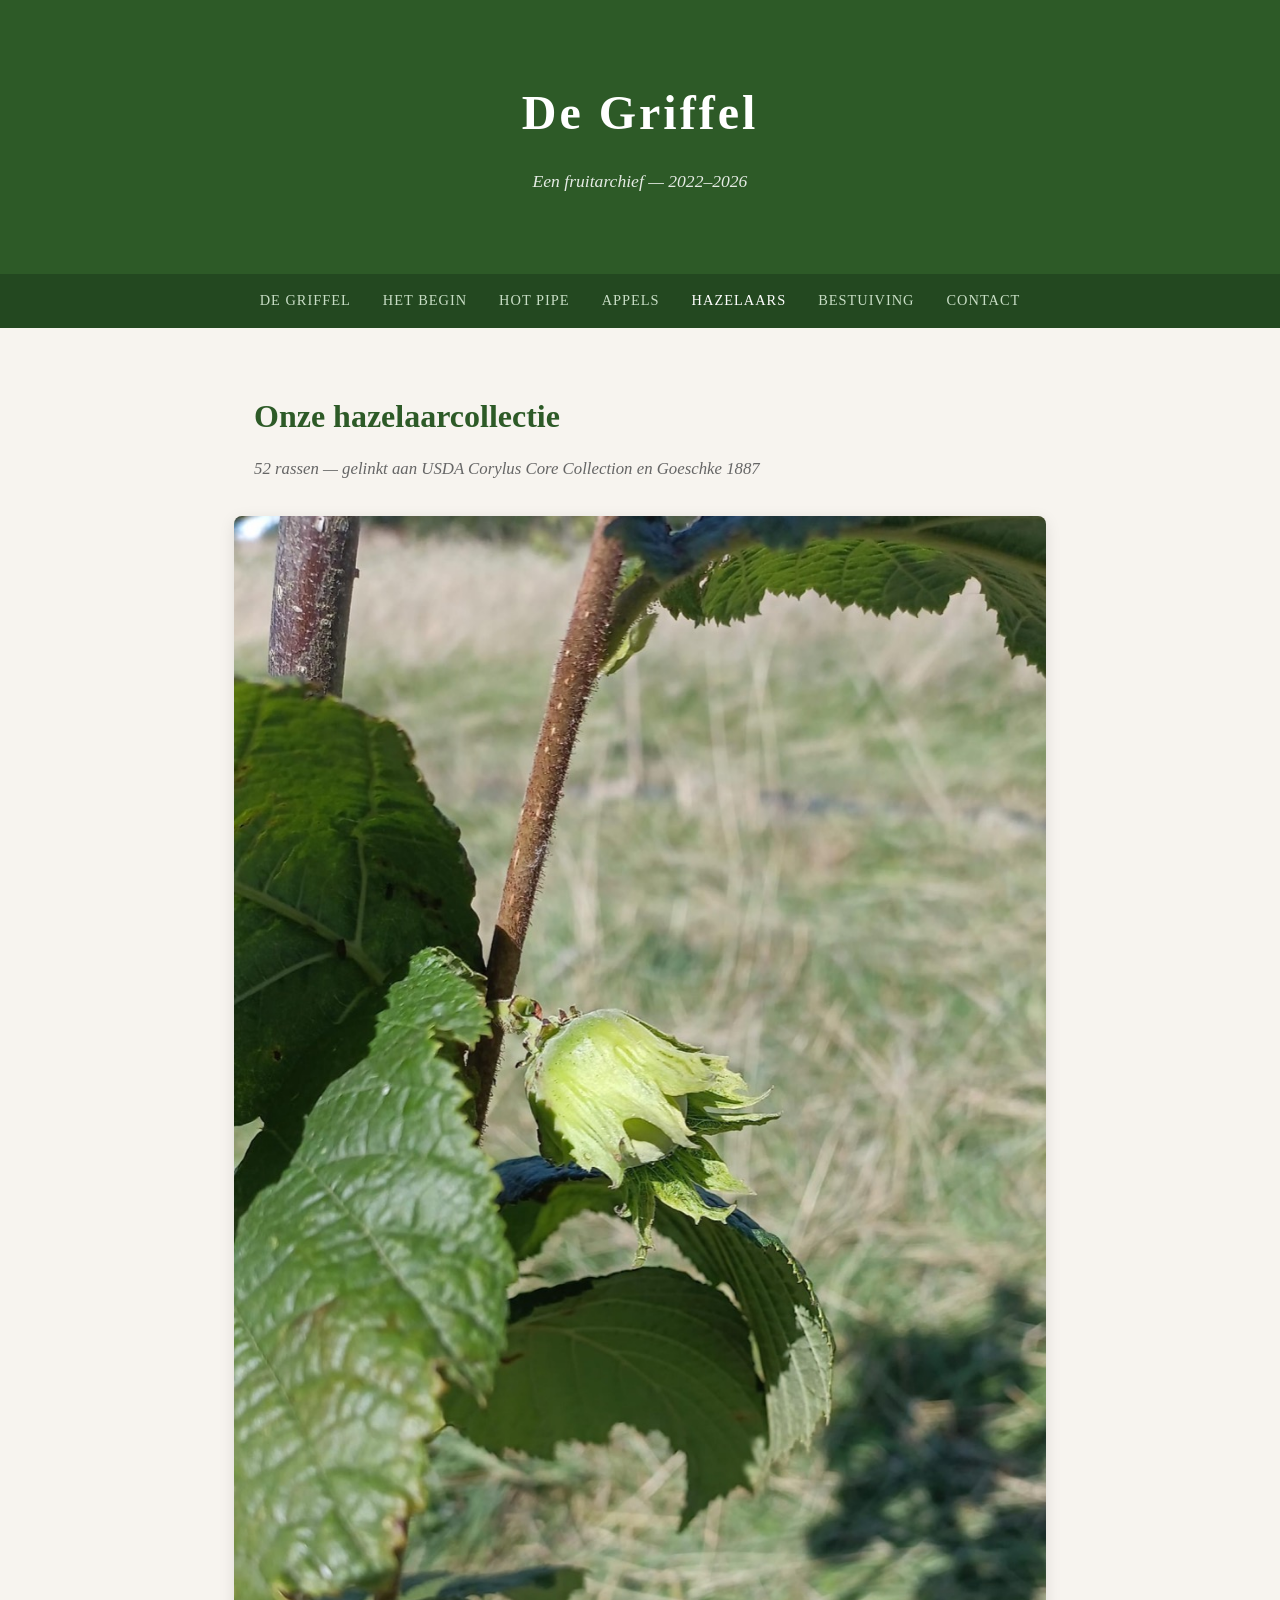
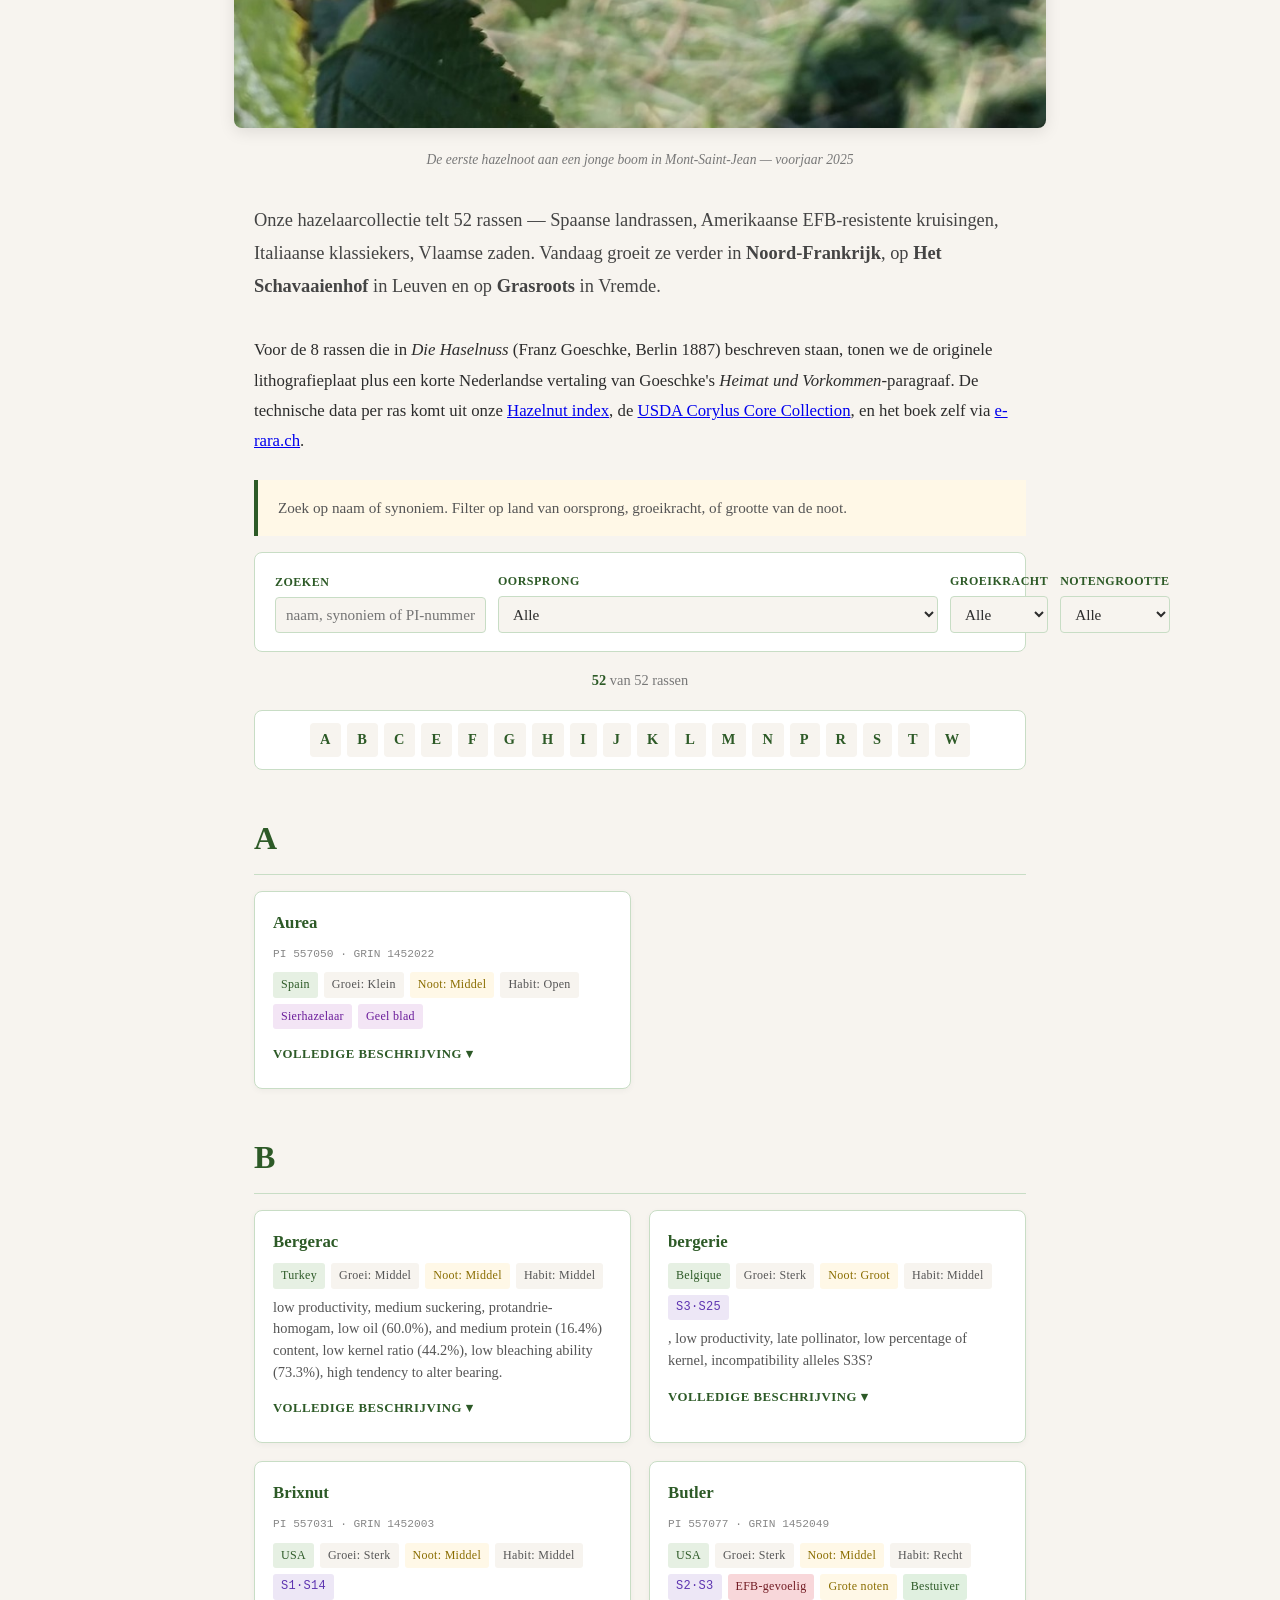
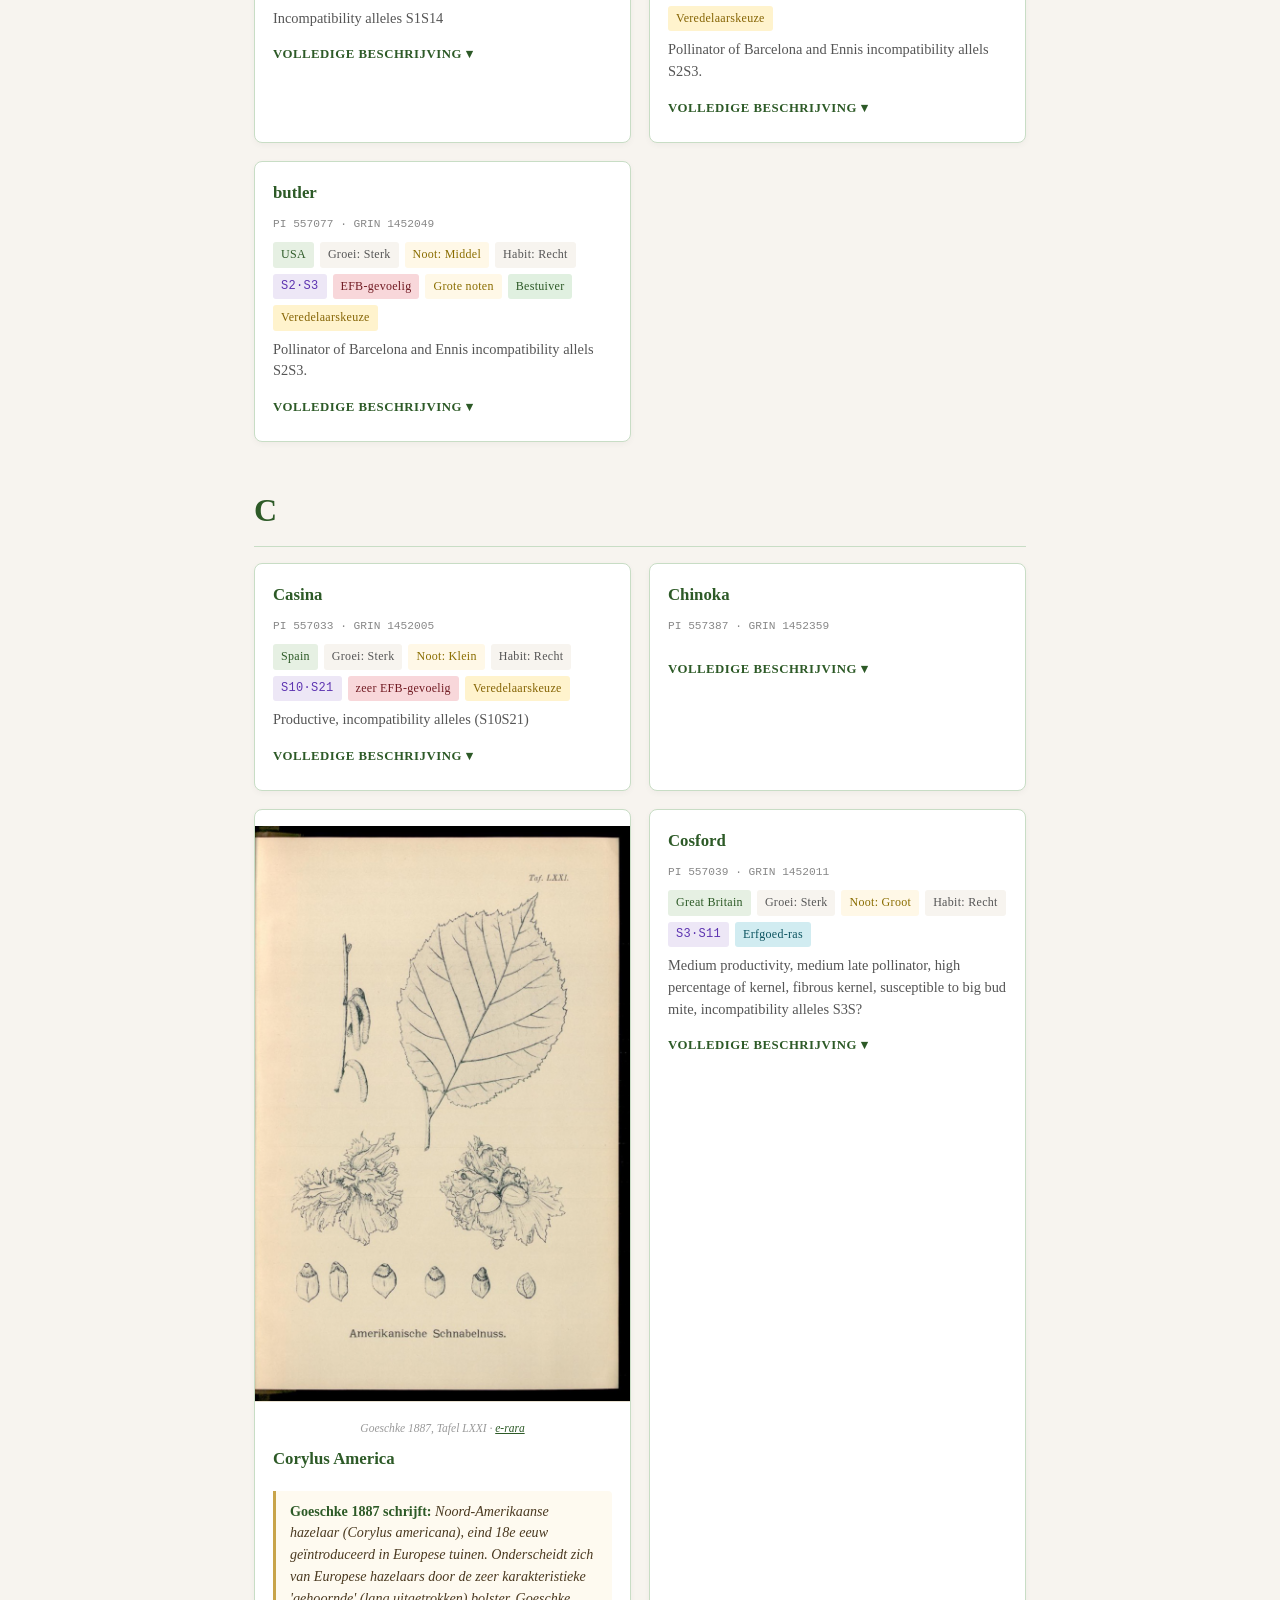
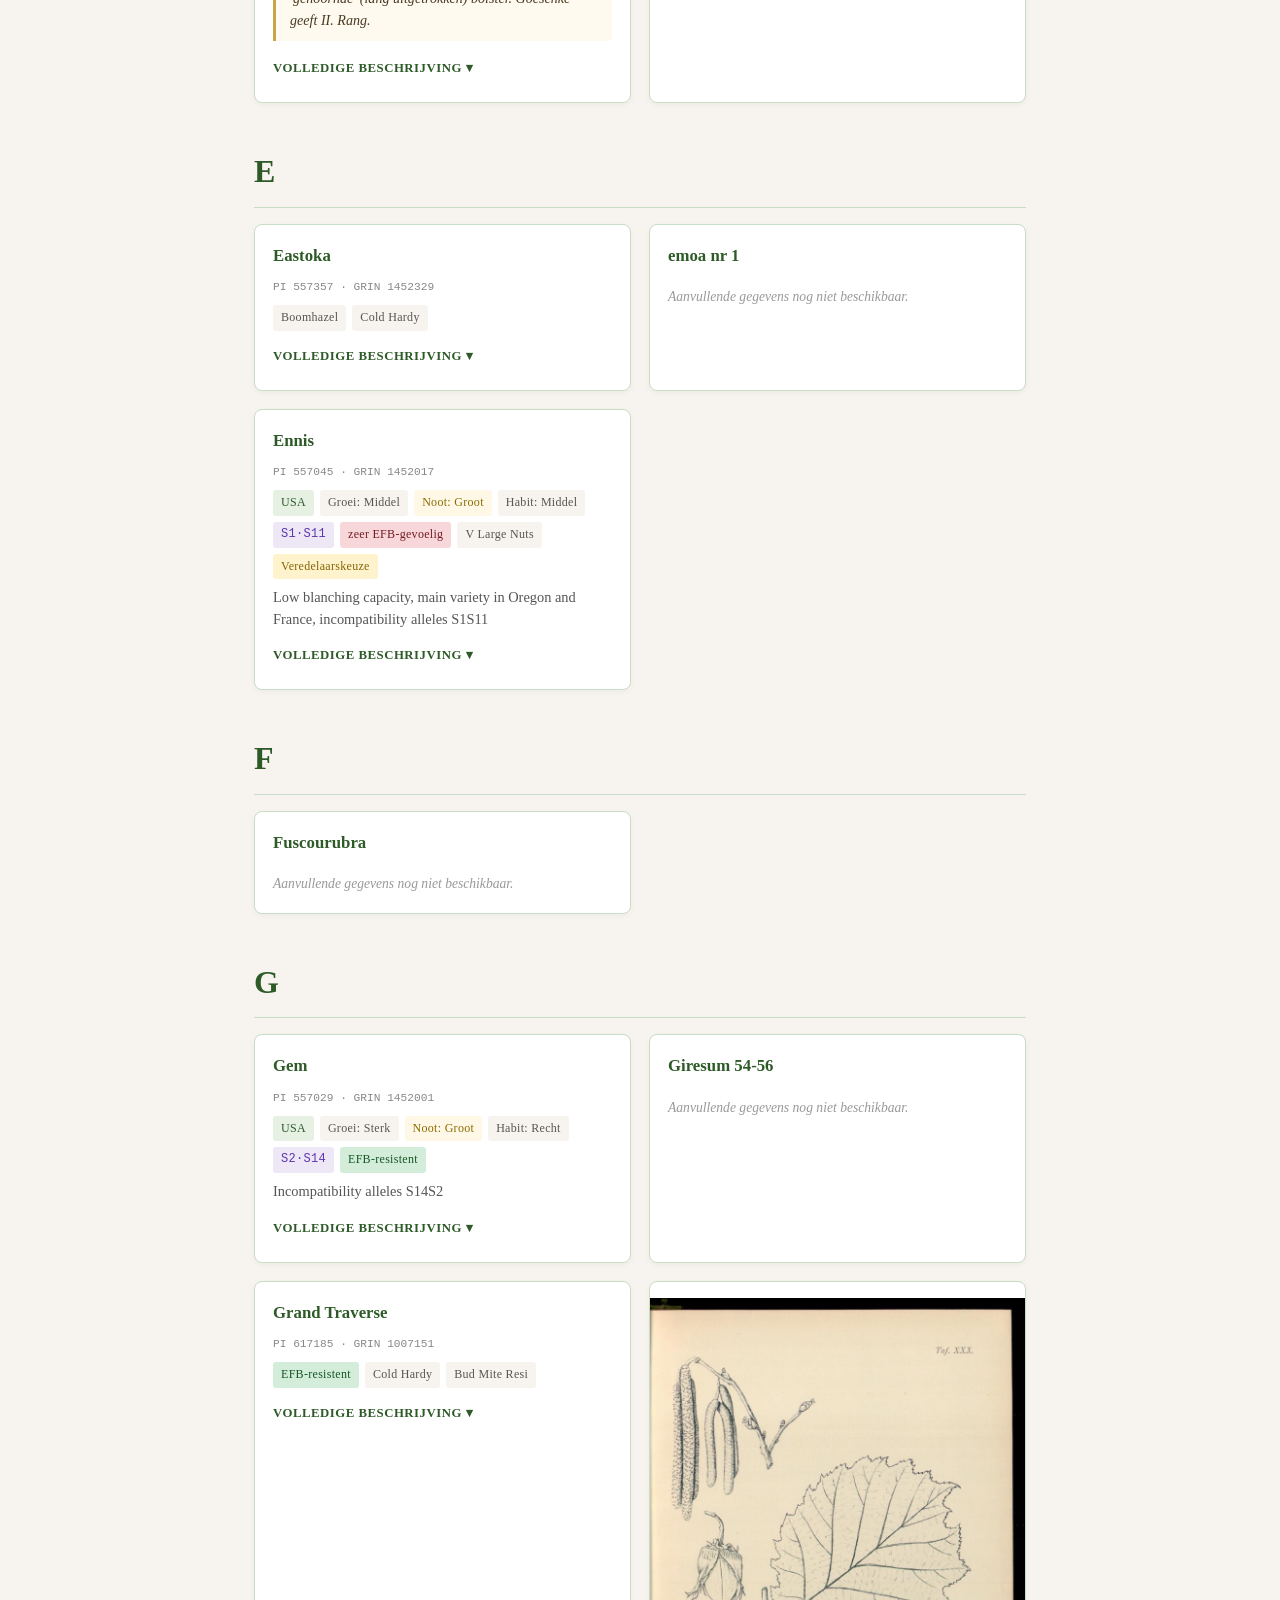
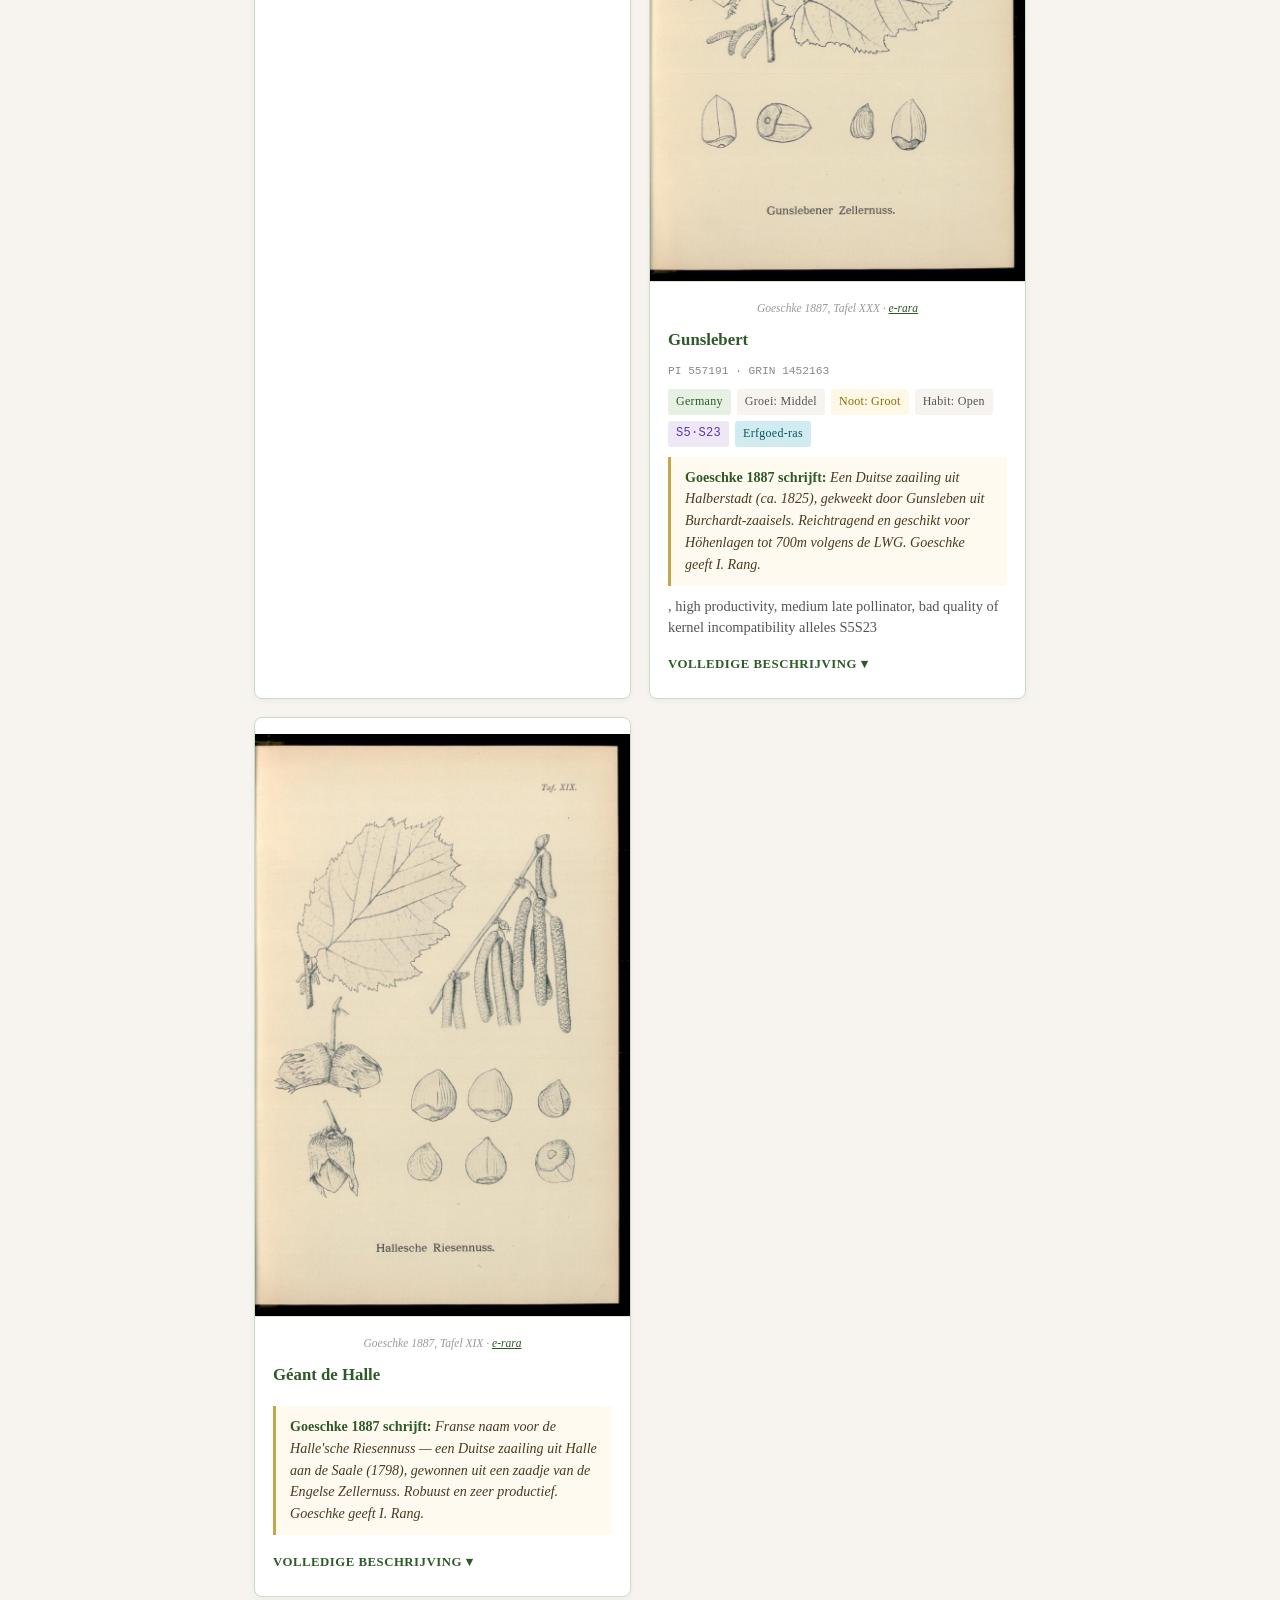
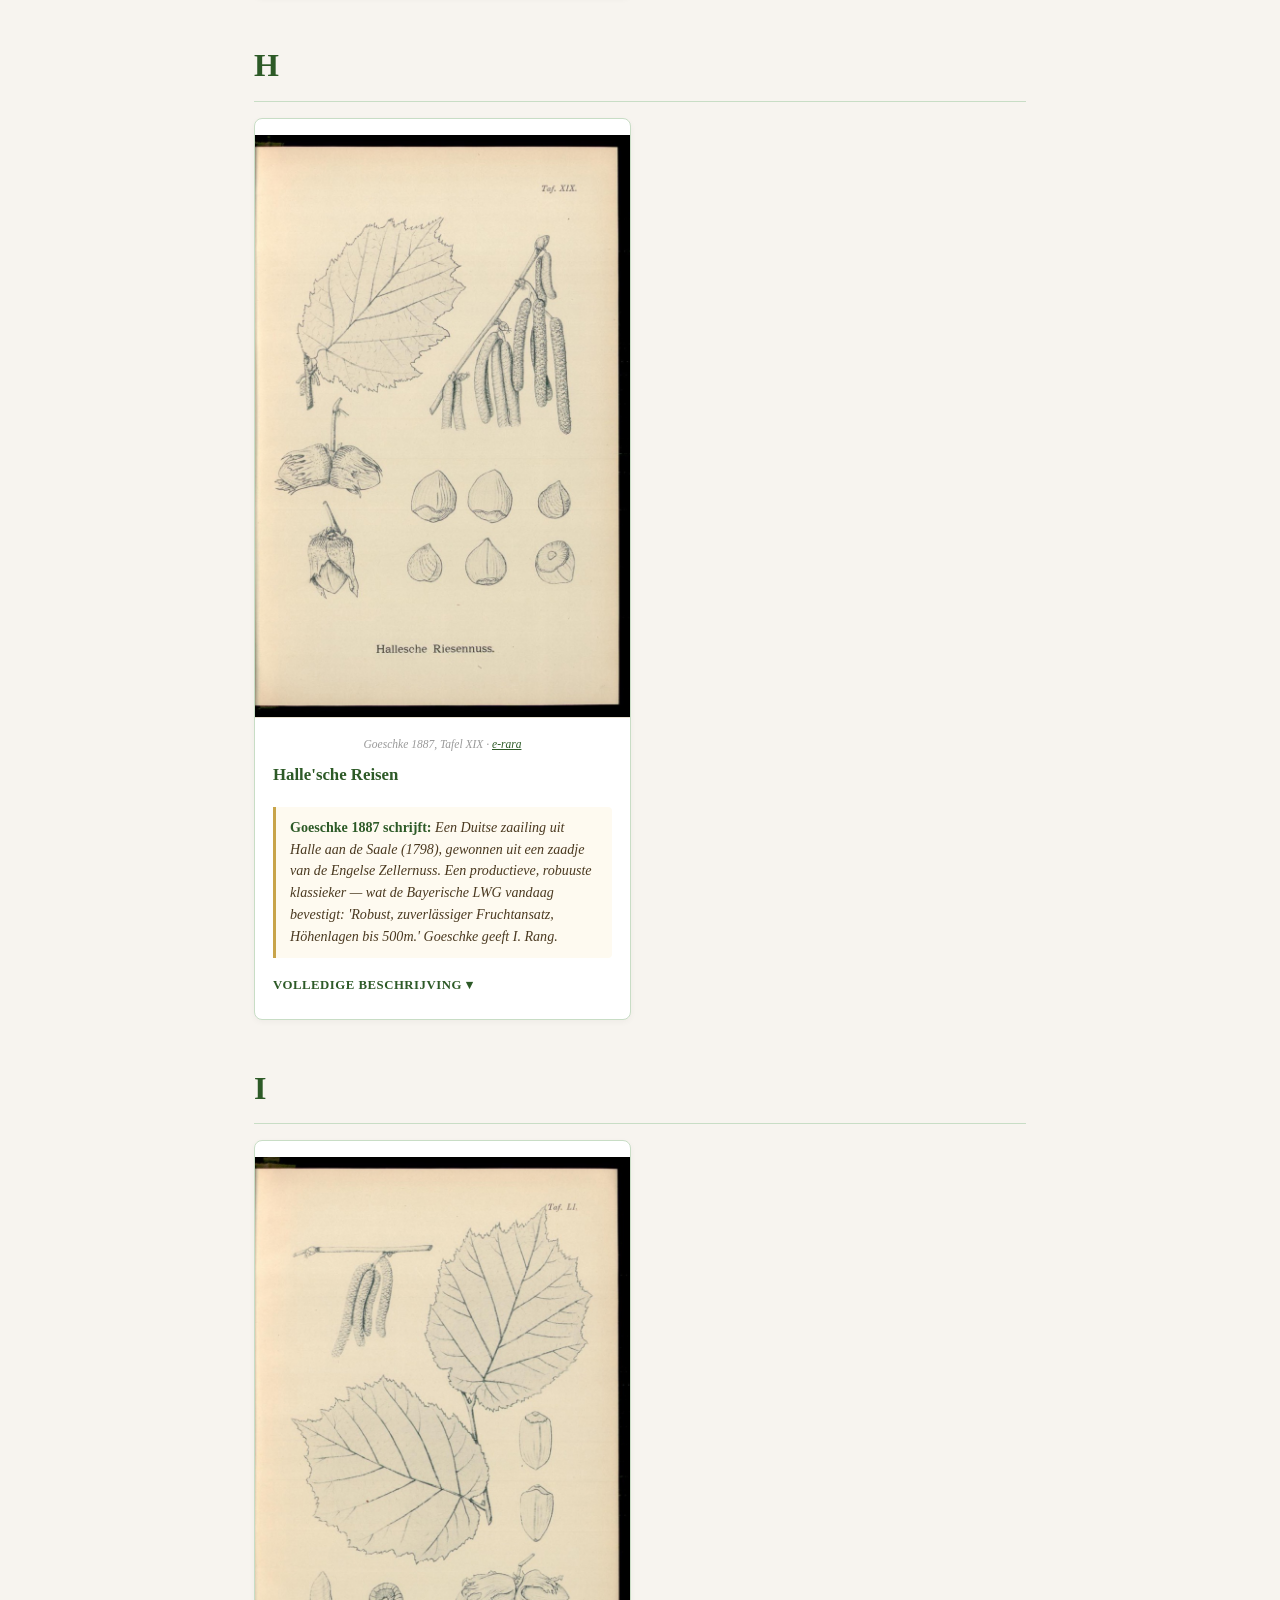
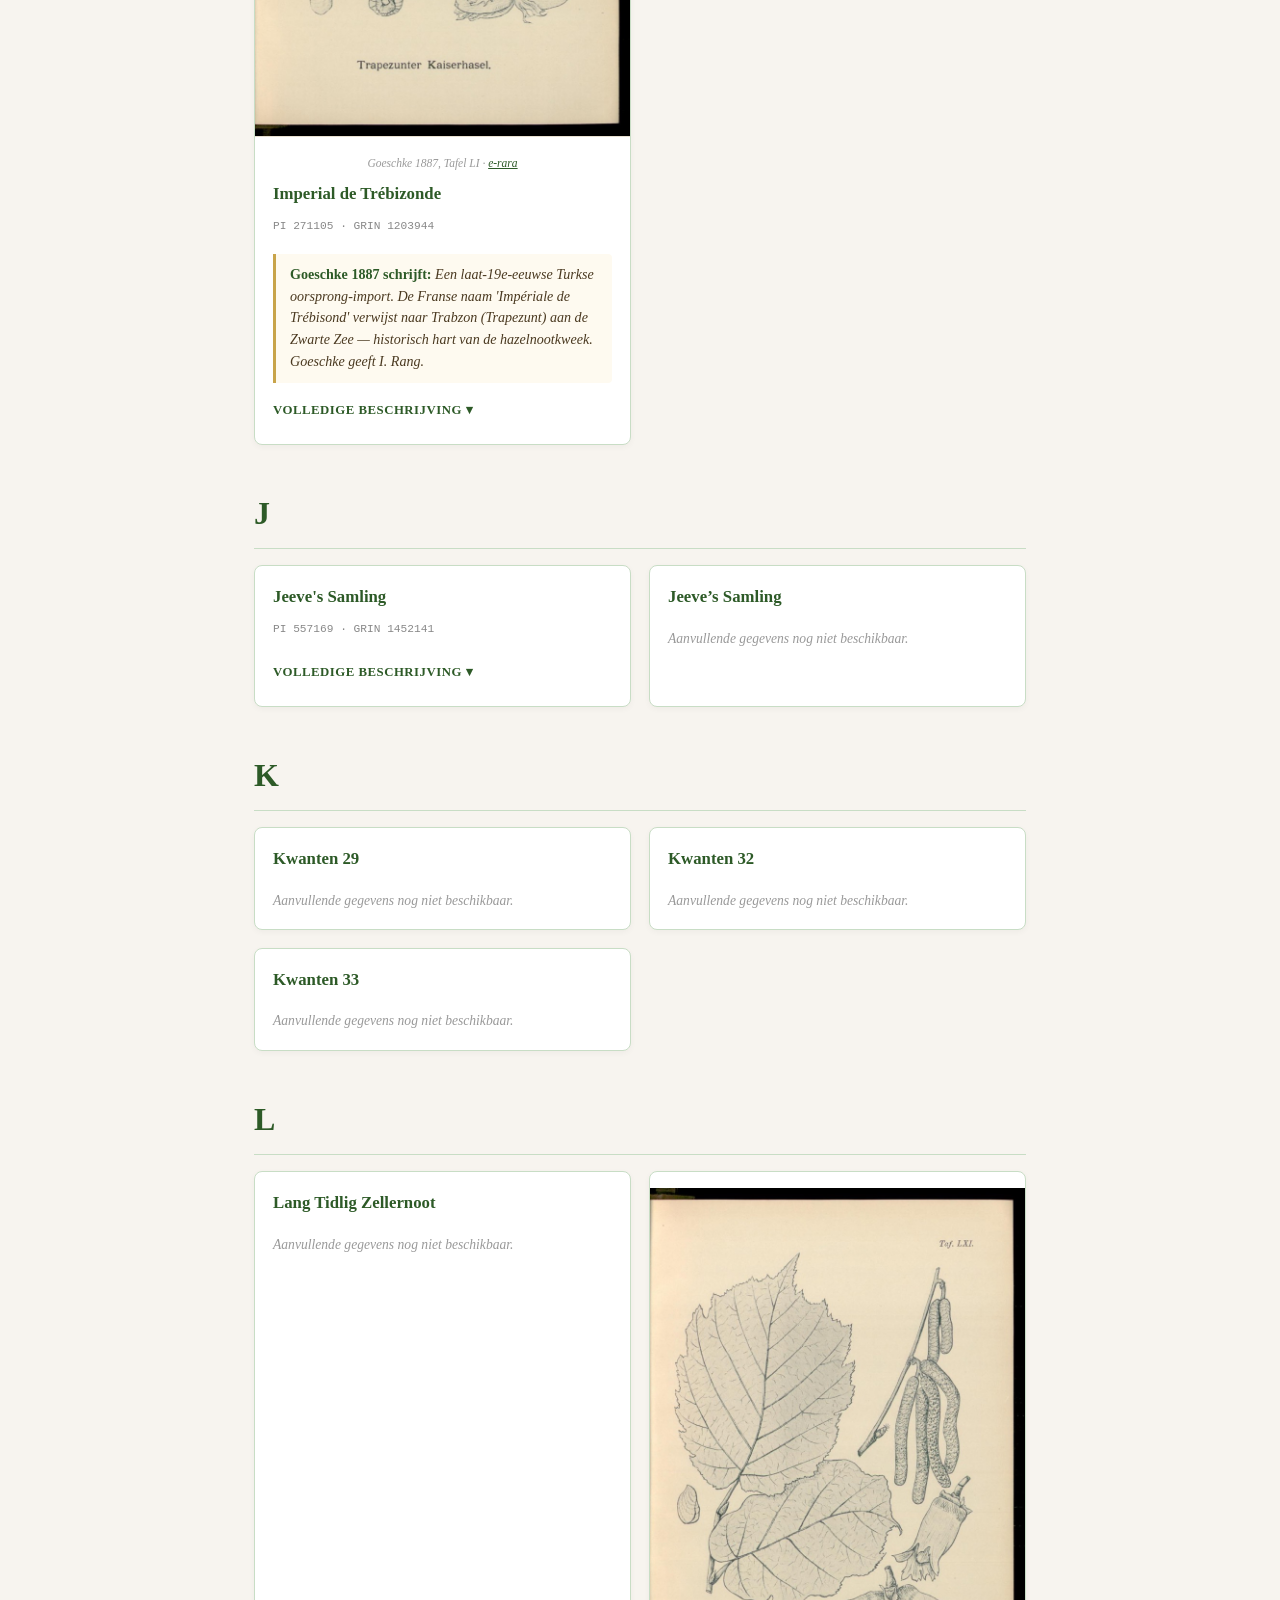
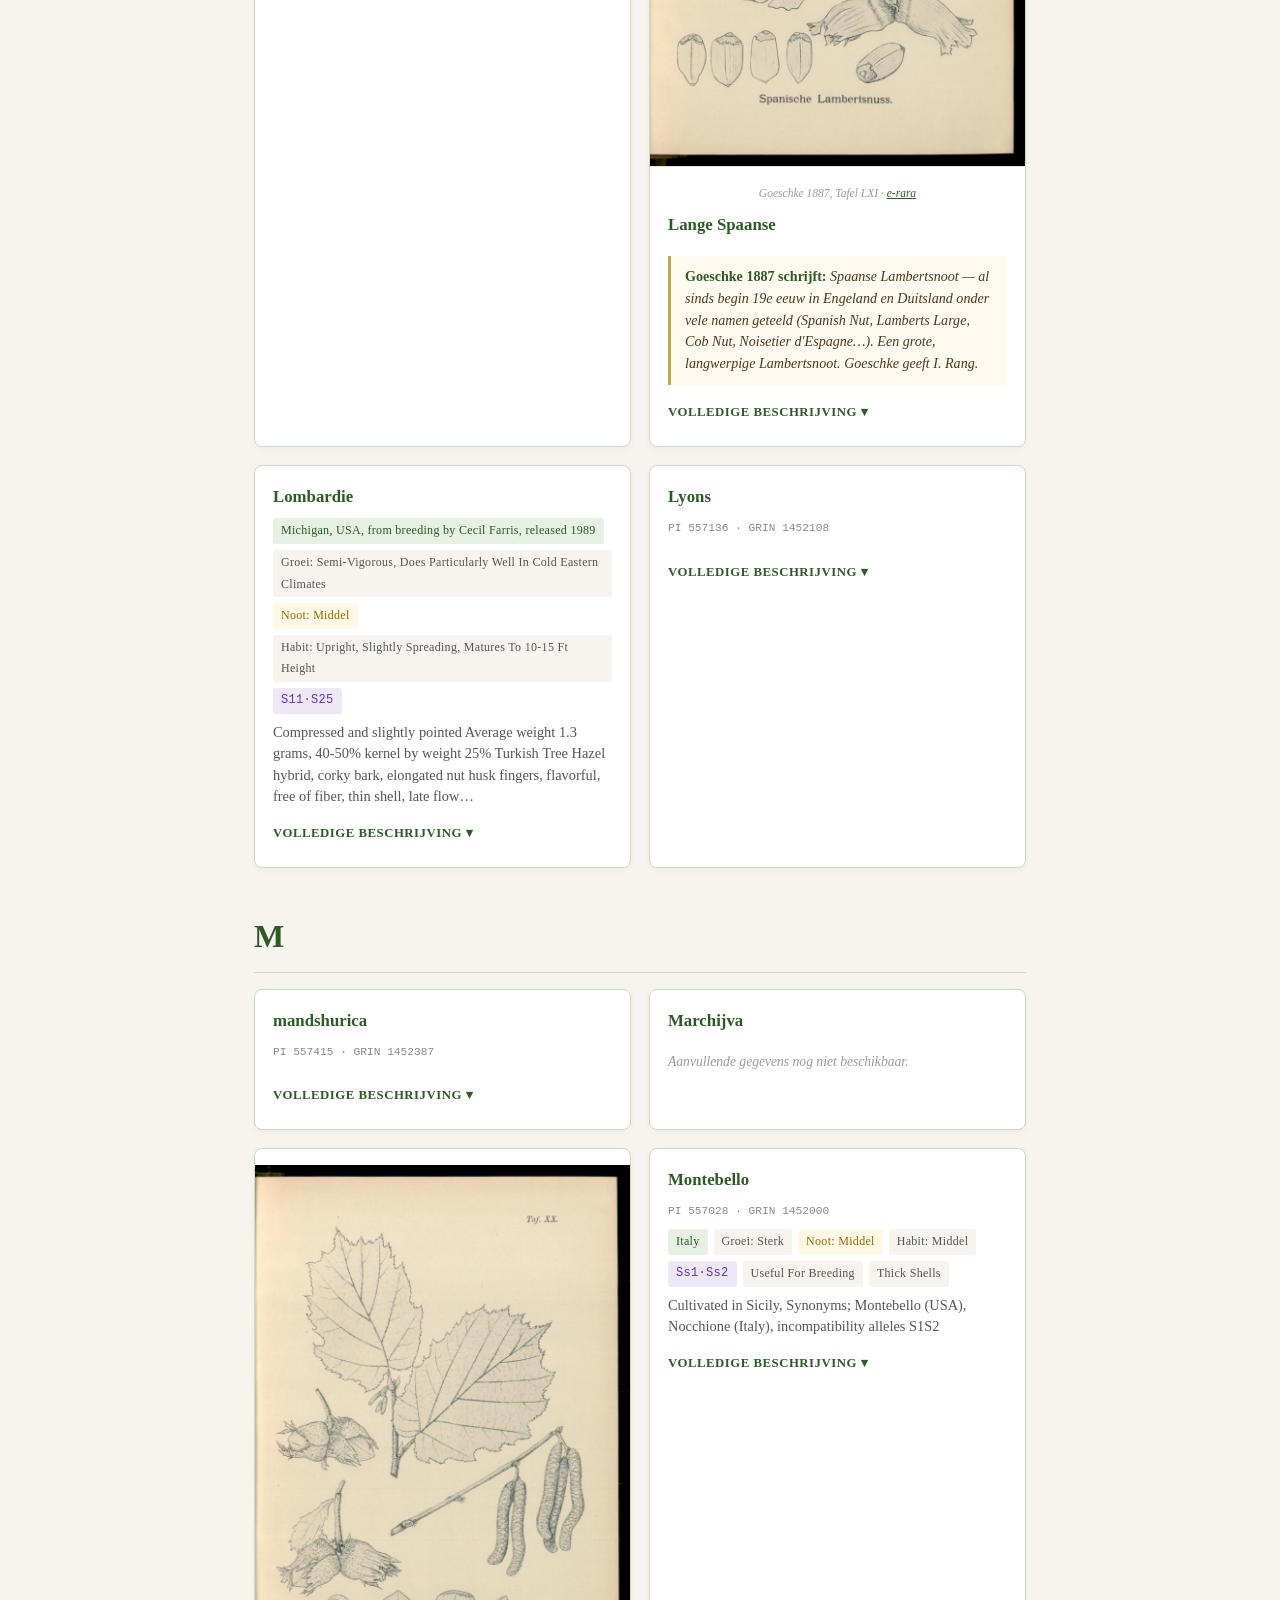
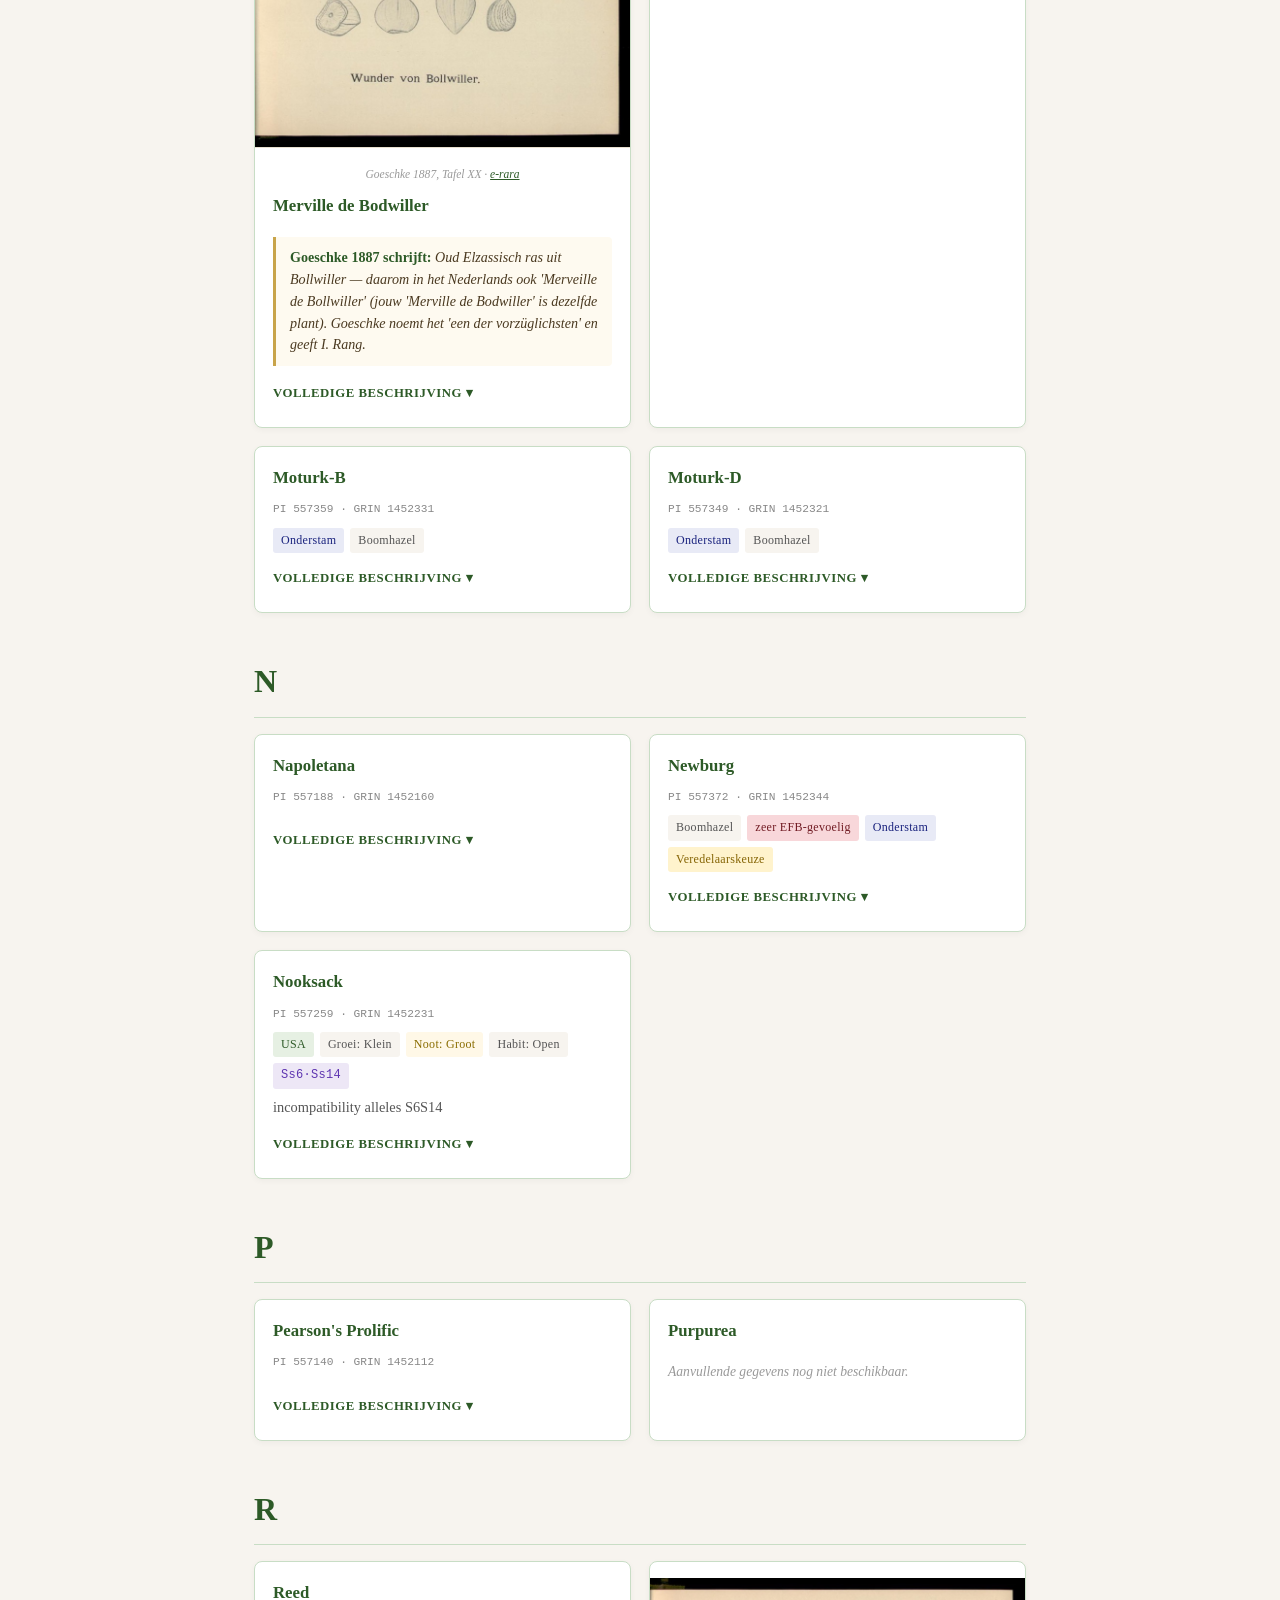
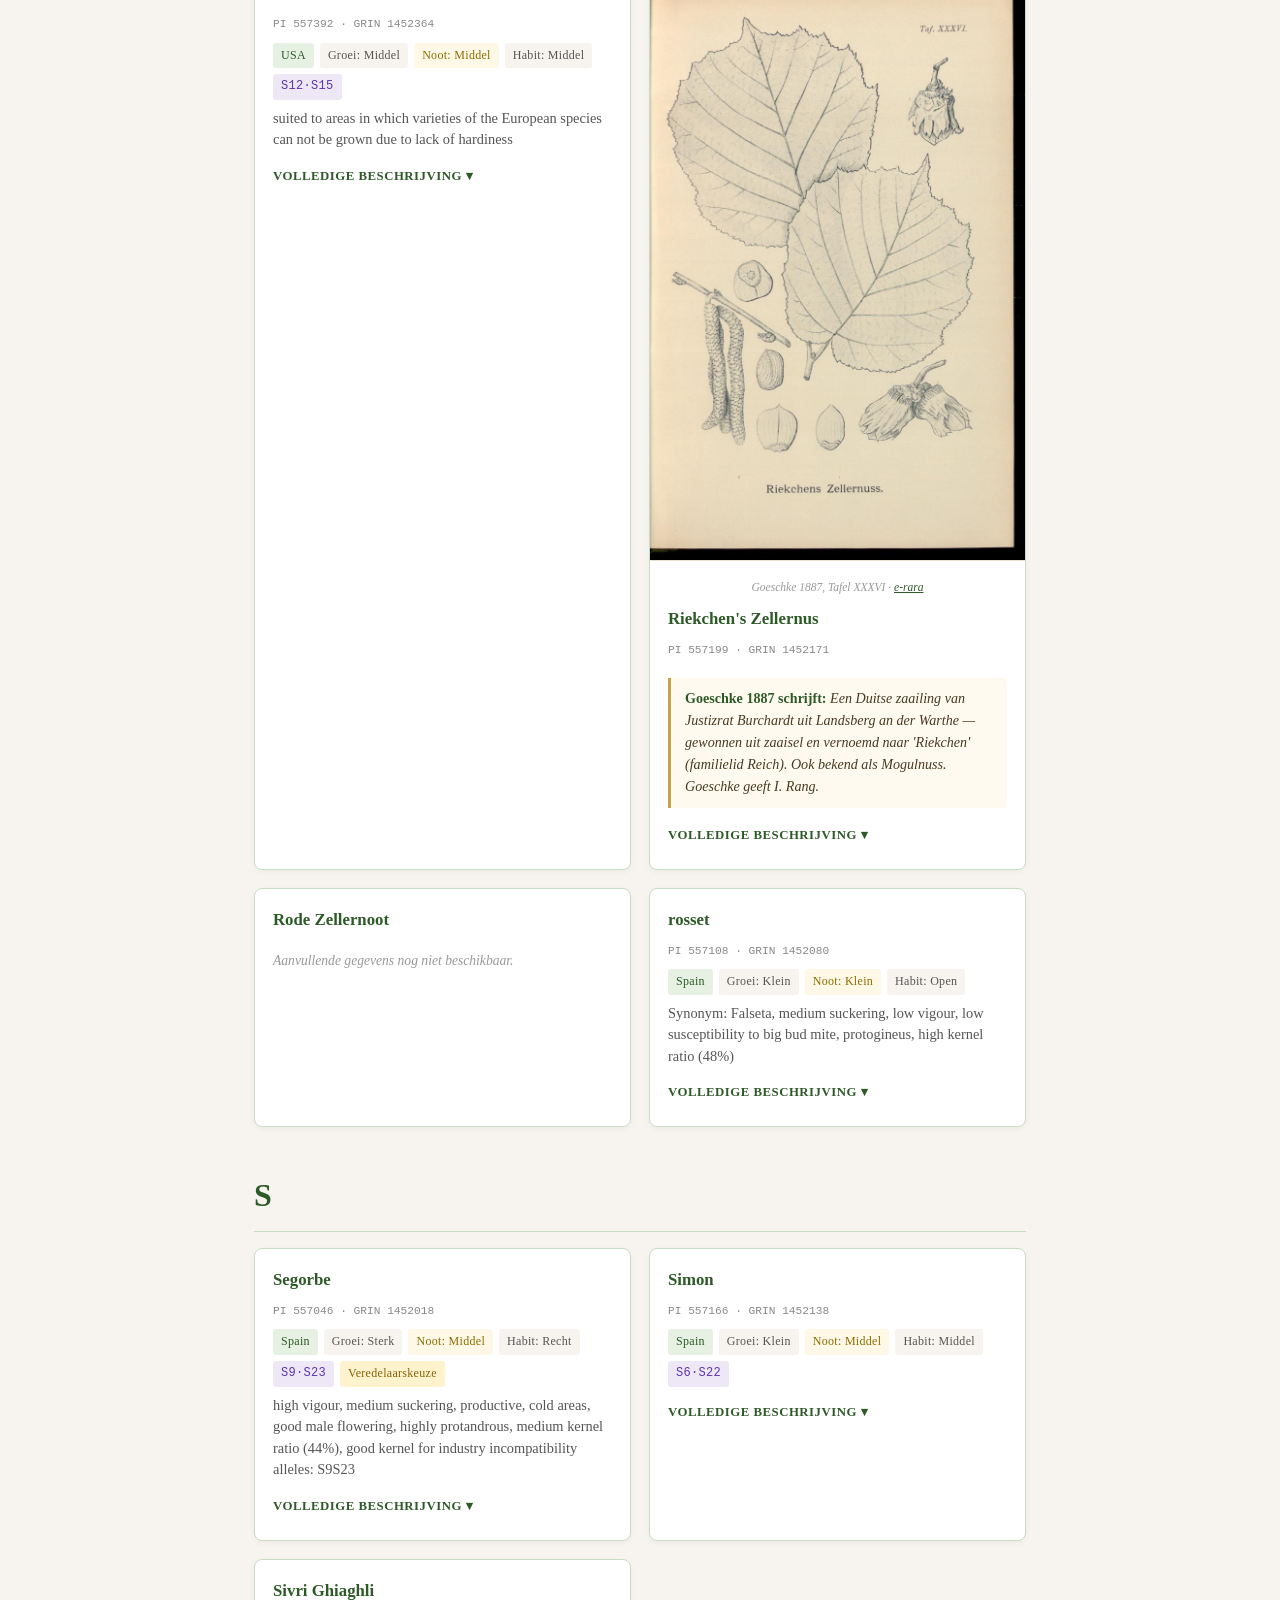
<file: hazelaars.html>
<!DOCTYPE html>
<html lang="nl">
<head>
  <meta charset="UTF-8">
  <meta name="viewport" content="width=device-width, initial-scale=1.0">
  <title>De hazelaarcollectie — De Griffel</title>
  <link rel="stylesheet" href="style.css">
  <style>
    .hero-img { margin: 0 -20px 32px; text-align: center; }
    .hero-img img { max-width: 100%; height: auto; border-radius: 8px; box-shadow: 0 4px 16px rgba(0,0,0,0.1); }
    .hero-img figcaption { font-size: 0.85rem; color: #777; font-style: italic; margin-top: 10px; }
    .filters { background: #fff; border: 1px solid #c8ddc5; border-radius: 8px; padding: 18px 20px; margin: 16px 0; display: grid; grid-template-columns: 1fr; gap: 12px; }
    @media (min-width: 720px) { .filters { grid-template-columns: 2fr 1fr 1fr 1fr; align-items: end; } }
    .filter-group { display: flex; flex-direction: column; gap: 4px; }
    .filter-group label { font-size: 0.75rem; color: #2d5a27; text-transform: uppercase; letter-spacing: 0.5px; font-weight: bold; }
    .filter-group input[type="text"], .filter-group select { padding: 8px 10px; border: 1px solid #c8ddc5; border-radius: 4px; background: #f7f4ef; font-family: inherit; font-size: 0.95rem; color: #2c2c2c; }
    .filter-group input[type="text"]:focus, .filter-group select:focus { outline: none; border-color: #2d5a27; background: #fff; }
    .results-count { font-size: 0.9rem; color: #777; margin: 0 0 16px; text-align: center; }
    .results-count strong { color: #2d5a27; }
    .jumplinks { display: flex; flex-wrap: wrap; gap: 6px; justify-content: center; margin: 16px 0 32px; padding: 12px; background: #fff; border: 1px solid #c8ddc5; border-radius: 8px; }
    .jumplinks a { display: inline-block; padding: 4px 10px; background: #f7f4ef; color: #2d5a27; border-radius: 4px; text-decoration: none; font-weight: bold; font-size: 0.9rem; letter-spacing: 1px; }
    .jumplinks a:hover { background: #c8ddc5; }
    .jumplinks a.disabled { color: #ccc; background: #fafaf7; pointer-events: none; }
    .letter-section { scroll-margin-top: 80px; }
    .letter-section.empty { display: none; }
    .letter-heading { font-family: Georgia, serif; font-size: 2rem; color: #2d5a27; margin: 40px 0 16px; padding-bottom: 6px; border-bottom: 1px solid #c8ddc5; }
    .variety-grid { display: grid; grid-template-columns: repeat(auto-fill, minmax(280px, 1fr)); gap: 18px; }
    .variety { background: #fff; border: 1px solid #c8ddc5; border-radius: 8px; padding: 16px 18px; box-shadow: 0 2px 6px rgba(0,0,0,0.04); transition: box-shadow 0.2s; }
    .variety:hover { box-shadow: 0 4px 12px rgba(0,0,0,0.08); }
    .variety.hidden { display: none; }
    .variety h3 { font-size: 1.05rem; color: #2d5a27; margin: 0 0 6px; }
    .pi-tag { font-size: 0.7rem; color: #888; font-family: monospace; margin-bottom: 8px; }
    .plate-img { margin: 0 -18px 12px; background: #fafaf2; border-bottom: 1px solid #e8e0d0; }
    .plate-img img { width: 100%; height: auto; display: block; }
    .plate-caption { font-size: 0.72rem; color: #999; font-style: italic; padding: 4px 16px 6px; text-align: center; }
    .plate-caption a { color: #2d5a27; }
    .goeschke-quote { background: #fefaf0; border-left: 3px solid #c8a44a; padding: 10px 14px; margin: 10px 0; font-size: 0.88rem; color: #4a3920; line-height: 1.55; font-style: italic; border-radius: 0 4px 4px 0; }
    .goeschke-quote strong { color: #2d5a27; font-style: normal; }
    .badges { display: flex; flex-wrap: wrap; gap: 6px; margin-bottom: 8px; }
    .badge { display: inline-block; padding: 2px 8px; background: #f7f4ef; color: #555; border-radius: 3px; font-size: 0.75rem; letter-spacing: 0.3px; }
    .badge.country { background: #e6f0e3; color: #2d5a27; }
    .badge.size { background: #fff8e7; color: #8a6d00; }
    .badge.s-allele { background: #ede7f6; color: #5e35b1; font-family: monospace; }
    .badge.efb-resistant { background: #d4edda; color: #155724; }
    .badge.efb-susceptible { background: #f8d7da; color: #721c24; }
    .badge.breeder-choice { background: #fff3cd; color: #856404; }
    .badge.heirloom { background: #d1ecf1; color: #0c5460; }
    .badge.pollinizer { background: #e0f0e0; color: #2d5a27; }
    .badge.ornamental { background: #f3e5f5; color: #6a1b9a; }
    .badge.large { background: #fff8e7; color: #8a6d00; }
    .badge.rootstock { background: #e8eaf6; color: #1a237e; }
    .badge.kernel { background: #fff3e0; color: #e65100; }
    .badge.flavor { background: #fce4ec; color: #880e4f; }
    .teaser { font-size: 0.9rem; color: #555; line-height: 1.5; margin-bottom: 8px; }
    .variety details { margin-top: 6px; font-size: 0.9rem; }
    .variety details summary { cursor: pointer; color: #2d5a27; font-weight: bold; font-size: 0.8rem; text-transform: uppercase; letter-spacing: 0.5px; padding: 6px 0; list-style: none; }
    .variety details summary::-webkit-details-marker { display: none; }
    .variety details summary::after { content: " ▾"; }
    .variety details[open] summary::after { content: " ▴"; }
    .variety details .field { margin-top: 10px; font-size: 0.86rem; color: #444; line-height: 1.5; }
    .variety details .field strong { display: block; color: #2d5a27; font-size: 0.75rem; text-transform: uppercase; letter-spacing: 0.5px; margin-bottom: 2px; }
    .usda-link, .goeschke-link { display: inline-block; margin-top: 10px; font-size: 0.8rem; color: #2d5a27; text-decoration: none; padding: 4px 10px; background: #f7f4ef; border-radius: 4px; margin-right: 6px; }
    .usda-link:hover, .goeschke-link:hover { background: #c8ddc5; }
    .no-data { font-size: 0.85rem; color: #999; font-style: italic; }
    .summary-stats { background: #fff8e7; border-left: 4px solid #2d5a27; padding: 14px 20px; margin: 24px 0 16px; font-size: 0.95rem; color: #555; }
    .empty-state { text-align: center; padding: 60px 20px; color: #999; display: none; }
    .empty-state.show { display: block; }
  </style>
</head>
<body>

<header>
  <div class="inner">
    <h1>De Griffel</h1>
    <p>Een fruitarchief — 2022–2026</p>
  </div>
</header>

<nav>
  <a href="/">De Griffel</a>
  <a href="het-begin.html">Het begin</a>
  <a href="hot-pipe.html">Hot pipe</a>
  <a href="appels.html">Appels</a>
  <a href="hazelaars.html" class="active">Hazelaars</a>
  <a href="bestuiving.html">Bestuiving</a>
  <a href="/#contact">Contact</a>
</nav>

<main>

  <h2 class="plain">Onze hazelaarcollectie</h2>
  <p class="subtitle">52 rassen — gelinkt aan USDA Corylus Core Collection en Goeschke 1887</p>

  <figure class="hero-img">
    <img src="images/eerste-hazelnoot-mont-saint-jean.jpg" alt="De eerste hazelnoot aan een jonge boom in Mont-Saint-Jean">
    <figcaption>De eerste hazelnoot aan een jonge boom in Mont-Saint-Jean — voorjaar 2025</figcaption>
  </figure>

  <p class="lead">
    Onze hazelaarcollectie telt 52 rassen — Spaanse landrassen, Amerikaanse EFB-resistente kruisingen, Italiaanse klassiekers, Vlaamse zaden. Vandaag groeit ze verder in <strong>Noord-Frankrijk</strong>, op <strong>Het Schavaaienhof</strong> in Leuven en op <strong>Grasroots</strong> in Vremde.
  </p>

  <p>
    Voor de 8 rassen die in <em>Die Haselnuss</em> (Franz Goeschke, Berlin 1887) beschreven staan, tonen we de originele lithografieplaat plus een korte Nederlandse vertaling van Goeschke's <em>Heimat und Vorkommen</em>-paragraaf. De technische data per ras komt uit onze <a href="https://docs.google.com/spreadsheets/d/1f0Ix691dhNDRDFvDcETjYRF8JqDbUynQOkcPAxHYeGA" target="_blank" rel="noopener">Hazelnut index</a>, de <a href="https://www.ars.usda.gov/ARSUserFiles/20721500/catalogs/corcore.html" target="_blank" rel="noopener">USDA Corylus Core Collection</a>, en het boek zelf via <a href="https://www.e-rara.ch/zut/wihibe/content/titleinfo/1952207" target="_blank" rel="noopener">e-rara.ch</a>.
  </p>

  <div class="summary-stats">
    Zoek op naam of synoniem. Filter op land van oorsprong, groeikracht, of grootte van de noot.
  </div>

  <div class="filters">
    <div class="filter-group">
      <label for="f-search">Zoeken</label>
      <input type="text" id="f-search" placeholder="naam, synoniem of PI-nummer…" autocomplete="off">
    </div>
    <div class="filter-group">
      <label for="f-country">Oorsprong</label>
      <select id="f-country"><option value="">Alle</option>
        <option value="Belgique">Belgique (1)</option>
        <option value="Germany">Germany (1)</option>
        <option value="Great Britain">Great Britain (1)</option>
        <option value="Italy">Italy (2)</option>
        <option value="Michigan, USA, from breeding by Cecil Farris, released 1989">Michigan, USA, from breeding by Cecil Farris, released 1989 (1)</option>
        <option value="Spain">Spain (5)</option>
        <option value="Turkey">Turkey (2)</option>
        <option value="USA">USA (8)</option>
      </select>
    </div>
    <div class="filter-group">
      <label for="f-vigor">Groeikracht</label>
      <select id="f-vigor"><option value="">Alle</option>
        <option value="Small">Klein</option><option value="Medium">Middel</option><option value="High">Sterk</option>
      </select>
    </div>
    <div class="filter-group">
      <label for="f-size">Notengrootte</label>
      <select id="f-size"><option value="">Alle</option>
        <option value="Small">Klein</option><option value="Medium">Middel</option><option value="Big">Groot</option><option value="Large">Groot</option>
      </select>
    </div>
  </div>

  <p class="results-count"><strong id="results-num">52</strong> van 52 rassen</p>

  <div class="jumplinks" id="jumplinks">
    <a href="#letter-A" data-letter="A">A</a>
    <a href="#letter-B" data-letter="B">B</a>
    <a href="#letter-C" data-letter="C">C</a>
    <a href="#letter-E" data-letter="E">E</a>
    <a href="#letter-F" data-letter="F">F</a>
    <a href="#letter-G" data-letter="G">G</a>
    <a href="#letter-H" data-letter="H">H</a>
    <a href="#letter-I" data-letter="I">I</a>
    <a href="#letter-J" data-letter="J">J</a>
    <a href="#letter-K" data-letter="K">K</a>
    <a href="#letter-L" data-letter="L">L</a>
    <a href="#letter-M" data-letter="M">M</a>
    <a href="#letter-N" data-letter="N">N</a>
    <a href="#letter-P" data-letter="P">P</a>
    <a href="#letter-R" data-letter="R">R</a>
    <a href="#letter-S" data-letter="S">S</a>
    <a href="#letter-T" data-letter="T">T</a>
    <a href="#letter-W" data-letter="W">W</a>
  </div>

  <div id="letter-A" class="letter-section" data-letter="A">
    <h2 class="letter-heading">A</h2>
    <div class="variety-grid">
      <article class="variety" id="ras-aurea" data-country="Spain" data-vigor="Small" data-size="Medium" data-search="aurea spain 557050 ornamental, golden foliage">
        <h3>Aurea</h3>
        <div class="pi-tag">PI 557050 · GRIN 1452022</div>
        <div class="badges"><span class="badge country">Spain</span><span class="badge">Groei: Klein</span><span class="badge size">Noot: Middel</span><span class="badge">Habit: Open</span><span class="badge ornamental">Sierhazelaar</span><span class="badge ornamental">Geel blad</span></div>
        <div class="teaser"></div>
        <details><summary>Volledige beschrijving</summary><div class="field"><strong>Soort</strong><em>Corylus avellana L.</em></div><div class="field"><strong>Pedigree (USDA)</strong>Clonal selection of C. avellana with yellow foliage</div><div class="field"><strong>Vorm van de noot</strong>Oblong</div><a class="usda-link" href="https://npgsweb.ars-grin.gov/gringlobal/accessiondetail.aspx?id=1452022" target="_blank" rel="noopener">→ USDA (PI 557050)</a></details>
      </article>
    </div>
  </div>

  <div id="letter-B" class="letter-section" data-letter="B">
    <h2 class="letter-heading">B</h2>
    <div class="variety-grid">
      <article class="variety" id="ras-bergerac" data-country="Turkey" data-vigor="Medium" data-size="Medium" data-search="bergerac turkey">
        <h3>Bergerac</h3>
        
        <div class="badges"><span class="badge country">Turkey</span><span class="badge">Groei: Middel</span><span class="badge size">Noot: Middel</span><span class="badge">Habit: Middel</span></div>
        <div class="teaser">low productivity, medium suckering, protandrie-homogam, low oil (60.0%), and medium protein (16.4%) content, low kernel ratio (44.2%), low bleaching ability (73.3%), high tendency to alter bearing.</div>
        <details><summary>Volledige beschrijving</summary><div class="field"><strong>Vorm van de noot</strong>Round</div><div class="field"><strong>Eigenschappen</strong>Kern: low kernel ratio · Olie: low oil · Productie: low productivity · Wortelopslag: Medium suckering</div></details>
      </article>
      <article class="variety" id="ras-bergerie" data-country="Belgique" data-vigor="High" data-size="Large" data-search="bergerie louis berger belgique">
        <h3>bergerie</h3>
        
        <div class="badges"><span class="badge country">Belgique</span><span class="badge">Groei: Sterk</span><span class="badge size">Noot: Groot</span><span class="badge">Habit: Middel</span><span class="badge s-allele">S3·S25</span></div>
        <div class="teaser">, low productivity, late pollinator, low percentage of kernel, incompatibility alleles S3S?</div>
        <details><summary>Volledige beschrijving</summary><div class="field"><strong>Synoniem</strong>Louis Berger</div><div class="field"><strong>Vorm van de noot</strong>Long</div><div class="field"><strong>Bloei</strong>late pollinator</div><div class="field"><strong>Eigenschappen</strong>Productie: low productivity</div></details>
      </article>
      <article class="variety" id="ras-brixnut" data-country="USA" data-vigor="High" data-size="Medium" data-search="brixnut usa 557031">
        <h3>Brixnut</h3>
        <div class="pi-tag">PI 557031 · GRIN 1452003</div>
        <div class="badges"><span class="badge country">USA</span><span class="badge">Groei: Sterk</span><span class="badge size">Noot: Middel</span><span class="badge">Habit: Middel</span><span class="badge s-allele">S1·S14</span></div>
        <div class="teaser">Incompatibility alleles S1S14</div>
        <details><summary>Volledige beschrijving</summary><div class="field"><strong>Soort</strong><em>Corylus avellana L.</em></div><div class="field"><strong>Pedigree (USDA)</strong>Barcelona x DuChilly</div><div class="field"><strong>Vorm van de noot</strong>Oblong</div><a class="usda-link" href="https://npgsweb.ars-grin.gov/gringlobal/accessiondetail.aspx?id=1452003" target="_blank" rel="noopener">→ USDA (PI 557031)</a></details>
      </article>
      <article class="variety" id="ras-butler" data-country="USA" data-vigor="High" data-size="Medium" data-search="butler usa 557077 efb susceptible, large nuts, pollinizer, breeder choice">
        <h3>Butler</h3>
        <div class="pi-tag">PI 557077 · GRIN 1452049</div>
        <div class="badges"><span class="badge country">USA</span><span class="badge">Groei: Sterk</span><span class="badge size">Noot: Middel</span><span class="badge">Habit: Recht</span><span class="badge s-allele">S2·S3</span><span class="badge efb-susceptible">EFB-gevoelig</span><span class="badge large">Grote noten</span><span class="badge pollinizer">Bestuiver</span><span class="badge breeder-choice">Veredelaarskeuze</span></div>
        <div class="teaser">Pollinator of Barcelona and Ennis incompatibility allels S2S3.</div>
        <details><summary>Volledige beschrijving</summary><div class="field"><strong>Soort</strong><em>Corylus avellana L.</em></div><div class="field"><strong>Pedigree (USDA)</strong>Barcelona x Daviana</div><div class="field"><strong>Vorm van de noot</strong>Oblong</div><a class="usda-link" href="https://npgsweb.ars-grin.gov/gringlobal/accessiondetail.aspx?id=1452049" target="_blank" rel="noopener">→ USDA (PI 557077)</a></details>
      </article>
      <article class="variety" id="ras-butler" data-country="USA" data-vigor="High" data-size="Medium" data-search="butler usa 557077 efb susceptible, large nuts, pollinizer, breeder choice">
        <h3>butler</h3>
        <div class="pi-tag">PI 557077 · GRIN 1452049</div>
        <div class="badges"><span class="badge country">USA</span><span class="badge">Groei: Sterk</span><span class="badge size">Noot: Middel</span><span class="badge">Habit: Recht</span><span class="badge s-allele">S2·S3</span><span class="badge efb-susceptible">EFB-gevoelig</span><span class="badge large">Grote noten</span><span class="badge pollinizer">Bestuiver</span><span class="badge breeder-choice">Veredelaarskeuze</span></div>
        <div class="teaser">Pollinator of Barcelona and Ennis incompatibility allels S2S3.</div>
        <details><summary>Volledige beschrijving</summary><div class="field"><strong>Soort</strong><em>Corylus avellana L.</em></div><div class="field"><strong>Pedigree (USDA)</strong>Barcelona x Daviana</div><div class="field"><strong>Vorm van de noot</strong>Oblong</div><a class="usda-link" href="https://npgsweb.ars-grin.gov/gringlobal/accessiondetail.aspx?id=1452049" target="_blank" rel="noopener">→ USDA (PI 557077)</a></details>
      </article>
    </div>
  </div>

  <div id="letter-C" class="letter-section" data-letter="C">
    <h2 class="letter-heading">C</h2>
    <div class="variety-grid">
      <article class="variety" id="ras-casina" data-country="Spain" data-vigor="High" data-size="Small" data-search="casina spain 557033 v efb susceptible, breeder choice">
        <h3>Casina</h3>
        <div class="pi-tag">PI 557033 · GRIN 1452005</div>
        <div class="badges"><span class="badge country">Spain</span><span class="badge">Groei: Sterk</span><span class="badge size">Noot: Klein</span><span class="badge">Habit: Recht</span><span class="badge s-allele">S10·S21</span><span class="badge efb-susceptible">zeer EFB-gevoelig</span><span class="badge breeder-choice">Veredelaarskeuze</span></div>
        <div class="teaser">Productive, incompatibility alleles (S10S21)</div>
        <details><summary>Volledige beschrijving</summary><div class="field"><strong>Soort</strong><em>Corylus avellana L.</em></div><div class="field"><strong>Pedigree (USDA)</strong>Selection from the wild in Northern Spain</div><div class="field"><strong>Vorm van de noot</strong>Oblong</div><div class="field"><strong>Eigenschappen</strong>Productie: productive · Wortelopslag: productive</div><a class="usda-link" href="https://npgsweb.ars-grin.gov/gringlobal/accessiondetail.aspx?id=1452005" target="_blank" rel="noopener">→ USDA (PI 557033)</a></details>
      </article>
      <article class="variety" id="ras-chinoka" data-country="" data-vigor="" data-size="" data-search="chinoka 557387">
        <h3>Chinoka</h3>
        <div class="pi-tag">PI 557387 · GRIN 1452359</div>
        <div class="badges"></div>
        <div class="teaser"></div>
        <details><summary>Volledige beschrijving</summary><div class="field"><strong>Soort</strong><em>Corylus hybrid</em></div><div class="field"><strong>Pedigree (USDA)</strong>C. colurna (chinensis) x C. avellana</div><a class="usda-link" href="https://npgsweb.ars-grin.gov/gringlobal/accessiondetail.aspx?id=1452359" target="_blank" rel="noopener">→ USDA (PI 557387)</a></details>
      </article>
      <article class="variety" id="ras-corylus-america" data-country="" data-vigor="" data-size="" data-search="corylus america">
        
        <div class="plate-img"><img src="images/goeschke/corylus-america.jpg" alt="Goeschke 1887 Tafel LXXI: Amerikanische Schnabelnuss" loading="lazy"></div>
        <div class="plate-caption">Goeschke 1887, Tafel LXXI · <a href="https://www.e-rara.ch/zut/wihibe/content/titleinfo/1952207" target="_blank" rel="noopener">e-rara</a></div>
<h3>Corylus America</h3>
        
        <div class="badges"></div>
        <div class="goeschke-quote"><strong>Goeschke 1887 schrijft:</strong> Noord-Amerikaanse hazelaar (Corylus americana), eind 18e eeuw geïntroduceerd in Europese tuinen. Onderscheidt zich van Europese hazelaars door de zeer karakteristieke &#x27;gehoornde&#x27; (lang uitgetrokken) bolster. Goeschke geeft II. Rang.</div><div class="teaser"></div>
        <details><summary>Volledige beschrijving</summary><div class="field"><strong>In Goeschke 1887</strong>No. 82 — <em>Amerikanische Schnabelnuss</em> (Tafel LXXI)</div><div class="field"><strong>Klasse (Goeschke)</strong>V. Klasse: Amerikanische Haseln</div><div class="field"><strong>Synoniemen (Goeschke)</strong>Amerikanische Haselnuss; Amerikanische gehörnte Haselnuss; American Cob Nut; Cuckold Nut; Noisetier d&#x27;Amérique; Noisetier à long fureau; Corylus americana Marsh., C. americana Marsh. v. crispa</div><div class="field"><strong>Heimat und Vorkommen (DE)</strong><em>Vaterland Nordamerika. Wurde schon gegen Ende des vorigen Jahrhunderts in unsere Gärten eingeführt.</em></div><div class="field"><strong>Goeschke's rang</strong>II. Rang</div><a class="goeschke-link" href="https://www.e-rara.ch/zut/wihibe/content/titleinfo/1952207" target="_blank" rel="noopener">→ Goeschke 1887, Taf. LXXI</a></details>
      </article>
      <article class="variety" id="ras-cosford" data-country="Great Britain" data-vigor="High" data-size="Large" data-search="cosford great britain 557039 heirloom">
        <h3>Cosford</h3>
        <div class="pi-tag">PI 557039 · GRIN 1452011</div>
        <div class="badges"><span class="badge country">Great Britain</span><span class="badge">Groei: Sterk</span><span class="badge size">Noot: Groot</span><span class="badge">Habit: Recht</span><span class="badge s-allele">S3·S11</span><span class="badge heirloom">Erfgoed-ras</span></div>
        <div class="teaser">Medium productivity, medium late pollinator, high percentage of kernel, fibrous kernel, susceptible to big bud mite, incompatibility alleles S3S?</div>
        <details><summary>Volledige beschrijving</summary><div class="field"><strong>Soort</strong><em>Corylus avellana L.</em></div><div class="field"><strong>Pedigree (USDA)</strong>Selection of C. avellana</div><div class="field"><strong>Vorm van de noot</strong>Long</div><div class="field"><strong>Bloei</strong>medium late pollinator</div><div class="field"><strong>Eigenschappen</strong>Kern: susceptibility to big bud mite · Olie: medium late pollinator</div><div class="field"><strong>Ziektegevoeligheid</strong>Knopmijt: susceptibility to big bud mite</div><a class="usda-link" href="https://npgsweb.ars-grin.gov/gringlobal/accessiondetail.aspx?id=1452011" target="_blank" rel="noopener">→ USDA (PI 557039)</a></details>
      </article>
    </div>
  </div>

  <div id="letter-E" class="letter-section" data-letter="E">
    <h2 class="letter-heading">E</h2>
    <div class="variety-grid">
      <article class="variety" id="ras-eastoka" data-country="" data-vigor="" data-size="" data-search="eastoka 557357 tree hazel, cold hardy">
        <h3>Eastoka</h3>
        <div class="pi-tag">PI 557357 · GRIN 1452329</div>
        <div class="badges"><span class="badge tree-hazel">Boomhazel</span><span class="badge other">Cold Hardy</span></div>
        <div class="teaser"></div>
        <details><summary>Volledige beschrijving</summary><div class="field"><strong>Soort</strong><em>Corylus hybrid</em></div><div class="field"><strong>Pedigree (USDA)</strong>C. colurna x large-fruited C. avellana cultivar</div><a class="usda-link" href="https://npgsweb.ars-grin.gov/gringlobal/accessiondetail.aspx?id=1452329" target="_blank" rel="noopener">→ USDA (PI 557357)</a></details>
      </article>
      <article class="variety" id="ras-emoa-nr-1" data-country="" data-vigor="" data-size="" data-search="emoa nr 1">
        <h3>emoa nr 1</h3>
        
        <div class="badges"></div>
        <div class="teaser"></div>
        <div class="no-data">Aanvullende gegevens nog niet beschikbaar.</div>
      </article>
      <article class="variety" id="ras-ennis" data-country="USA" data-vigor="Medium" data-size="Large" data-search="ennis usa 557045 v efb susceptible, v large nuts, breeder choice">
        <h3>Ennis</h3>
        <div class="pi-tag">PI 557045 · GRIN 1452017</div>
        <div class="badges"><span class="badge country">USA</span><span class="badge">Groei: Middel</span><span class="badge size">Noot: Groot</span><span class="badge">Habit: Middel</span><span class="badge s-allele">S1·S11</span><span class="badge efb-susceptible">zeer EFB-gevoelig</span><span class="badge other">V Large Nuts</span><span class="badge breeder-choice">Veredelaarskeuze</span></div>
        <div class="teaser">Low blanching capacity, main variety in Oregon and France, incompatibility alleles S1S11</div>
        <details><summary>Volledige beschrijving</summary><div class="field"><strong>Soort</strong><em>Corylus avellana L.</em></div><div class="field"><strong>Pedigree (USDA)</strong>Barcelona x Daviana made from a nursery in Washington</div><div class="field"><strong>Vorm van de noot</strong>Oblong</div><a class="usda-link" href="https://npgsweb.ars-grin.gov/gringlobal/accessiondetail.aspx?id=1452017" target="_blank" rel="noopener">→ USDA (PI 557045)</a></details>
      </article>
    </div>
  </div>

  <div id="letter-F" class="letter-section" data-letter="F">
    <h2 class="letter-heading">F</h2>
    <div class="variety-grid">
      <article class="variety" id="ras-fuscourubra" data-country="" data-vigor="" data-size="" data-search="fuscourubra">
        <h3>Fuscourubra</h3>
        
        <div class="badges"></div>
        <div class="teaser"></div>
        <div class="no-data">Aanvullende gegevens nog niet beschikbaar.</div>
      </article>
    </div>
  </div>

  <div id="letter-G" class="letter-section" data-letter="G">
    <h2 class="letter-heading">G</h2>
    <div class="variety-grid">
      <article class="variety" id="ras-gem" data-country="USA" data-vigor="High" data-size="Large" data-search="gem usa 557029 efb resistant">
        <h3>Gem</h3>
        <div class="pi-tag">PI 557029 · GRIN 1452001</div>
        <div class="badges"><span class="badge country">USA</span><span class="badge">Groei: Sterk</span><span class="badge size">Noot: Groot</span><span class="badge">Habit: Recht</span><span class="badge s-allele">S2·S14</span><span class="badge efb-resistant">EFB-resistent</span></div>
        <div class="teaser">Incompatibility alleles S14S2</div>
        <details><summary>Volledige beschrijving</summary><div class="field"><strong>Soort</strong><em>Corylus avellana L.</em></div><div class="field"><strong>Pedigree (USDA)</strong>Barcelona x DuChilly</div><div class="field"><strong>Vorm van de noot</strong>Long</div><a class="usda-link" href="https://npgsweb.ars-grin.gov/gringlobal/accessiondetail.aspx?id=1452001" target="_blank" rel="noopener">→ USDA (PI 557029)</a></details>
      </article>
      <article class="variety" id="ras-giresum-54-56" data-country="" data-vigor="" data-size="" data-search="giresum 54-56">
        <h3>Giresum 54-56</h3>
        
        <div class="badges"></div>
        <div class="teaser"></div>
        <div class="no-data">Aanvullende gegevens nog niet beschikbaar.</div>
      </article>
      <article class="variety" id="ras-grand-traverse" data-country="" data-vigor="" data-size="" data-search="grand traverse 617185 efb resistant, cold hardy, bud mite resi">
        <h3>Grand Traverse</h3>
        <div class="pi-tag">PI 617185 · GRIN 1007151</div>
        <div class="badges"><span class="badge efb-resistant">EFB-resistent</span><span class="badge other">Cold Hardy</span><span class="badge other">Bud Mite Resi</span></div>
        <div class="teaser"></div>
        <details><summary>Volledige beschrijving</summary><div class="field"><strong>Soort</strong><em>Corylus hybrid</em></div><div class="field"><strong>Pedigree (USDA)</strong>Faroka x OSU 18.114 (Barcelona x Royal)</div><a class="usda-link" href="https://npgsweb.ars-grin.gov/gringlobal/accessiondetail.aspx?id=1007151" target="_blank" rel="noopener">→ USDA (PI 617185)</a></details>
      </article>
      <article class="variety" id="ras-gunslebert" data-country="Germany" data-vigor="Medium" data-size="Big" data-search="gunslebert gunslebener, gunslebert germany 557191 heirloom">
        
        <div class="plate-img"><img src="images/goeschke/gunslebert.jpg" alt="Goeschke 1887 Tafel XXX: Gunslebener Zellernuss" loading="lazy"></div>
        <div class="plate-caption">Goeschke 1887, Tafel XXX · <a href="https://www.e-rara.ch/zut/wihibe/content/titleinfo/1952207" target="_blank" rel="noopener">e-rara</a></div>
<h3>Gunslebert</h3>
        <div class="pi-tag">PI 557191 · GRIN 1452163</div>
        <div class="badges"><span class="badge country">Germany</span><span class="badge">Groei: Middel</span><span class="badge size">Noot: Groot</span><span class="badge">Habit: Open</span><span class="badge s-allele">S5·S23</span><span class="badge heirloom">Erfgoed-ras</span></div>
        <div class="goeschke-quote"><strong>Goeschke 1887 schrijft:</strong> Een Duitse zaailing uit Halberstadt (ca. 1825), gekweekt door Gunsleben uit Burchardt-zaaisels. Reichtragend en geschikt voor Höhenlagen tot 700m volgens de LWG. Goeschke geeft I. Rang.</div><div class="teaser">, high productivity, medium late pollinator, bad quality of kernel incompatibility alleles S5S23</div>
        <details><summary>Volledige beschrijving</summary><div class="field"><strong>Synoniem</strong>Gunslebener, Gunslebert</div><div class="field"><strong>Soort</strong><em>Corylus avellana L.</em></div><div class="field"><strong>Pedigree (USDA)</strong>Selection of C. avellana</div><div class="field"><strong>Vorm van de noot</strong>Round</div><div class="field"><strong>Bloei</strong>medium late pollinator</div><div class="field"><strong>Eigenschappen</strong>Olie: medium late pollinator</div><div class="field"><strong>In Goeschke 1887</strong>No. 41 — <em>Gunslebener Zellernuss</em> (Tafel XXX)</div><div class="field"><strong>Klasse (Goeschke)</strong>II. Klasse: Zellernüsse, 3. Ordnung Unterordnung b</div><div class="field"><strong>Synoniemen (Goeschke)</strong>Gunsleben&#x27;sche Zellernuss</div><div class="field"><strong>Heimat und Vorkommen (DE)</strong><em>Wurde von einem Züchter Gunsleben dieser ostfälischen Anlage zu Halberstadt gezogen aus Samen, die Burchardt 1825 aus den hessischen Pomologengarten erhielt.</em></div><div class="field"><strong>Goeschke's rang</strong>I. Rang</div><a class="usda-link" href="https://npgsweb.ars-grin.gov/gringlobal/accessiondetail.aspx?id=1452163" target="_blank" rel="noopener">→ USDA (PI 557191)</a><a class="goeschke-link" href="https://www.e-rara.ch/zut/wihibe/content/titleinfo/1952207" target="_blank" rel="noopener">→ Goeschke 1887, Taf. XXX</a></details>
      </article>
      <article class="variety" id="ras-geant-de-halle" data-country="" data-vigor="" data-size="" data-search="géant de halle">
        
        <div class="plate-img"><img src="images/goeschke/geant-de-halle.jpg" alt="Goeschke 1887 Tafel XIX: Halle&#x27;sche Riesennuss" loading="lazy"></div>
        <div class="plate-caption">Goeschke 1887, Tafel XIX · <a href="https://www.e-rara.ch/zut/wihibe/content/titleinfo/1952207" target="_blank" rel="noopener">e-rara</a></div>
<h3>Géant de Halle</h3>
        
        <div class="badges"></div>
        <div class="goeschke-quote"><strong>Goeschke 1887 schrijft:</strong> Franse naam voor de Halle&#x27;sche Riesennuss — een Duitse zaailing uit Halle aan de Saale (1798), gewonnen uit een zaadje van de Engelse Zellernuss. Robuust en zeer productief. Goeschke geeft I. Rang.</div><div class="teaser"></div>
        <details><summary>Volledige beschrijving</summary><div class="field"><strong>In Goeschke 1887</strong>No. 30 — <em>Halle&#x27;sche Riesennuss</em> (Tafel XIX)</div><div class="field"><strong>Klasse (Goeschke)</strong>II. Klasse: Zellernüsse, 2. Ordnung Unterordnung b</div><div class="field"><strong>Synoniemen (Goeschke)</strong>Halle&#x27;sche Riesen-Zellernuss; Géant de Halle (Franse naam)</div><div class="field"><strong>Heimat und Vorkommen (DE)</strong><em>Wurde von Süssmannsdorf und Justus Krautenecker C.G. Brett zu Halle a.S. aus einem 1798 gefundenen Samen der englischen Zellernuss erzogen.</em></div><div class="field"><strong>Goeschke's rang</strong>I. Rang</div><a class="goeschke-link" href="https://www.e-rara.ch/zut/wihibe/content/titleinfo/1952207" target="_blank" rel="noopener">→ Goeschke 1887, Taf. XIX</a></details>
      </article>
    </div>
  </div>

  <div id="letter-H" class="letter-section" data-letter="H">
    <h2 class="letter-heading">H</h2>
    <div class="variety-grid">
      <article class="variety" id="ras-halle-sche-reisen" data-country="" data-vigor="" data-size="" data-search="halle&#x27;sche reisen">
        
        <div class="plate-img"><img src="images/goeschke/halle-sche-reisen.jpg" alt="Goeschke 1887 Tafel XIX: Halle&#x27;sche Riesennuss" loading="lazy"></div>
        <div class="plate-caption">Goeschke 1887, Tafel XIX · <a href="https://www.e-rara.ch/zut/wihibe/content/titleinfo/1952207" target="_blank" rel="noopener">e-rara</a></div>
<h3>Halle&#x27;sche Reisen</h3>
        
        <div class="badges"></div>
        <div class="goeschke-quote"><strong>Goeschke 1887 schrijft:</strong> Een Duitse zaailing uit Halle aan de Saale (1798), gewonnen uit een zaadje van de Engelse Zellernuss. Een productieve, robuuste klassieker — wat de Bayerische LWG vandaag bevestigt: &#x27;Robust, zuverlässiger Fruchtansatz, Höhenlagen bis 500m.&#x27; Goeschke geeft I. Rang.</div><div class="teaser"></div>
        <details><summary>Volledige beschrijving</summary><div class="field"><strong>In Goeschke 1887</strong>No. 30 — <em>Halle&#x27;sche Riesennuss</em> (Tafel XIX)</div><div class="field"><strong>Klasse (Goeschke)</strong>II. Klasse: Zellernüsse, 2. Ordnung Unterordnung b</div><div class="field"><strong>Synoniemen (Goeschke)</strong>Halle&#x27;sche Riesen-Zellernuss</div><div class="field"><strong>Heimat und Vorkommen (DE)</strong><em>Wurde von Süssmannsdorf und Justus Krautenecker C.G. Brett zu Halle a.S. aus einem 1798 gefundenen Samen der englischen Zellernuss erzogen.</em></div><div class="field"><strong>Goeschke's rang</strong>I. Rang</div><a class="goeschke-link" href="https://www.e-rara.ch/zut/wihibe/content/titleinfo/1952207" target="_blank" rel="noopener">→ Goeschke 1887, Taf. XIX</a></details>
      </article>
    </div>
  </div>

  <div id="letter-I" class="letter-section" data-letter="I">
    <h2 class="letter-heading">I</h2>
    <div class="variety-grid">
      <article class="variety" id="ras-imperial-de-trebizonde" data-country="" data-vigor="" data-size="" data-search="imperial de trébizonde 271105">
        
        <div class="plate-img"><img src="images/goeschke/imperial-de-trebizonde.jpg" alt="Goeschke 1887 Tafel LI: Trapezunter Kaiserhasel" loading="lazy"></div>
        <div class="plate-caption">Goeschke 1887, Tafel LI · <a href="https://www.e-rara.ch/zut/wihibe/content/titleinfo/1952207" target="_blank" rel="noopener">e-rara</a></div>
<h3>Imperial de Trébizonde</h3>
        <div class="pi-tag">PI 271105 · GRIN 1203944</div>
        <div class="badges"></div>
        <div class="goeschke-quote"><strong>Goeschke 1887 schrijft:</strong> Een laat-19e-eeuwse Turkse oorsprong-import. De Franse naam &#x27;Impériale de Trébisond&#x27; verwijst naar Trabzon (Trapezunt) aan de Zwarte Zee — historisch hart van de hazelnootkweek. Goeschke geeft I. Rang.</div><div class="teaser"></div>
        <details><summary>Volledige beschrijving</summary><div class="field"><strong>Soort</strong><em>Corylus avellana L.</em></div><div class="field"><strong>Pedigree (USDA)</strong>Selection of C. avellana</div><div class="field"><strong>In Goeschke 1887</strong>No. 62 — <em>Trapezunter Kaiserhasel</em> (Tafel LI)</div><div class="field"><strong>Klasse (Goeschke)</strong>II. Klasse: Zellernüsse, 5. Ordnung Unterordnung b</div><div class="field"><strong>Synoniemen (Goeschke)</strong>Impériale de Trébisond</div><div class="field"><strong>Heimat und Vorkommen (DE)</strong><em>Aus der Tafelkultur stammend; durch Herrn Adrien Sénéclause uit eigen Türkischer Pflanzungen gewonnen — een naam waaronder oude Trapezunter (Trebizond, vandaag Trabzon in Turkije) Kaiserhasel in West-Europa rondkwam.</em></div><div class="field"><strong>Goeschke's rang</strong>I. Rang</div><a class="usda-link" href="https://npgsweb.ars-grin.gov/gringlobal/accessiondetail.aspx?id=1203944" target="_blank" rel="noopener">→ USDA (PI 271105)</a><a class="goeschke-link" href="https://www.e-rara.ch/zut/wihibe/content/titleinfo/1952207" target="_blank" rel="noopener">→ Goeschke 1887, Taf. LI</a></details>
      </article>
    </div>
  </div>

  <div id="letter-J" class="letter-section" data-letter="J">
    <h2 class="letter-heading">J</h2>
    <div class="variety-grid">
      <article class="variety" id="ras-jeeve-s-samling" data-country="" data-vigor="" data-size="" data-search="jeeve&#x27;s samling 557169">
        <h3>Jeeve&#x27;s Samling</h3>
        <div class="pi-tag">PI 557169 · GRIN 1452141</div>
        <div class="badges"></div>
        <div class="teaser"></div>
        <details><summary>Volledige beschrijving</summary><div class="field"><strong>Soort</strong><em>Corylus avellana L.</em></div><div class="field"><strong>Pedigree (USDA)</strong>Selection of C. avellana</div><a class="usda-link" href="https://npgsweb.ars-grin.gov/gringlobal/accessiondetail.aspx?id=1452141" target="_blank" rel="noopener">→ USDA (PI 557169)</a></details>
      </article>
      <article class="variety" id="ras-jeeves-samling" data-country="" data-vigor="" data-size="" data-search="jeeve’s samling">
        <h3>Jeeve’s Samling</h3>
        
        <div class="badges"></div>
        <div class="teaser"></div>
        <div class="no-data">Aanvullende gegevens nog niet beschikbaar.</div>
      </article>
    </div>
  </div>

  <div id="letter-K" class="letter-section" data-letter="K">
    <h2 class="letter-heading">K</h2>
    <div class="variety-grid">
      <article class="variety" id="ras-kwanten-29" data-country="" data-vigor="" data-size="" data-search="kwanten 29">
        <h3>Kwanten 29</h3>
        
        <div class="badges"></div>
        <div class="teaser"></div>
        <div class="no-data">Aanvullende gegevens nog niet beschikbaar.</div>
      </article>
      <article class="variety" id="ras-kwanten-32" data-country="" data-vigor="" data-size="" data-search="kwanten 32">
        <h3>Kwanten 32</h3>
        
        <div class="badges"></div>
        <div class="teaser"></div>
        <div class="no-data">Aanvullende gegevens nog niet beschikbaar.</div>
      </article>
      <article class="variety" id="ras-kwanten-33" data-country="" data-vigor="" data-size="" data-search="kwanten 33">
        <h3>Kwanten 33</h3>
        
        <div class="badges"></div>
        <div class="teaser"></div>
        <div class="no-data">Aanvullende gegevens nog niet beschikbaar.</div>
      </article>
    </div>
  </div>

  <div id="letter-L" class="letter-section" data-letter="L">
    <h2 class="letter-heading">L</h2>
    <div class="variety-grid">
      <article class="variety" id="ras-lang-tidlig-zellernoot" data-country="" data-vigor="" data-size="" data-search="lang tidlig zellernoot">
        <h3>Lang Tidlig Zellernoot</h3>
        
        <div class="badges"></div>
        <div class="teaser"></div>
        <div class="no-data">Aanvullende gegevens nog niet beschikbaar.</div>
      </article>
      <article class="variety" id="ras-lange-spaanse" data-country="" data-vigor="" data-size="" data-search="lange spaanse">
        
        <div class="plate-img"><img src="images/goeschke/lange-spaanse.jpg" alt="Goeschke 1887 Tafel LXI: Spanische Lambertsnuss" loading="lazy"></div>
        <div class="plate-caption">Goeschke 1887, Tafel LXI · <a href="https://www.e-rara.ch/zut/wihibe/content/titleinfo/1952207" target="_blank" rel="noopener">e-rara</a></div>
<h3>Lange Spaanse</h3>
        
        <div class="badges"></div>
        <div class="goeschke-quote"><strong>Goeschke 1887 schrijft:</strong> Spaanse Lambertsnoot — al sinds begin 19e eeuw in Engeland en Duitsland onder vele namen geteeld (Spanish Nut, Lamberts Large, Cob Nut, Noisetier d&#x27;Espagne…). Een grote, langwerpige Lambertsnoot. Goeschke geeft I. Rang.</div><div class="teaser"></div>
        <details><summary>Volledige beschrijving</summary><div class="field"><strong>In Goeschke 1887</strong>No. 72 — <em>Spanische Lambertsnuss</em> (Tafel LXI)</div><div class="field"><strong>Klasse (Goeschke)</strong>III. Klasse: Lambertsnüsse, 1. Ordnung</div><div class="field"><strong>Synoniemen (Goeschke)</strong>Spanish Nut; Lamberts Large; Large Cob; Cob Nut; Large Bond Nut; Noisetier d&#x27;Espagne; Aveline grosse longue d&#x27;Espagne</div><div class="field"><strong>Heimat und Vorkommen (DE)</strong><em>Stammt aus Spanien, eine van zes Spaanse Lambertsnüsse; reeds in 1825 van Süssmannsdorf en Burchardt geteelt. Bekend onder zes Spaanse Lambertsnüsse.</em></div><div class="field"><strong>Goeschke's rang</strong>I. Rang</div><a class="goeschke-link" href="https://www.e-rara.ch/zut/wihibe/content/titleinfo/1952207" target="_blank" rel="noopener">→ Goeschke 1887, Taf. LXI</a></details>
      </article>
      <article class="variety" id="ras-lombardie" data-country="Michigan, USA, from breeding by Cecil Farris, released 1989" data-vigor="Semi-Vigorous, Does Particularly Well In Cold Eastern Climates" data-size="Medium" data-search="lombardie michigan, usa, from breeding by cecil farris, released 1989">
        <h3>Lombardie</h3>
        
        <div class="badges"><span class="badge country">Michigan, USA, from breeding by Cecil Farris, released 1989</span><span class="badge">Groei: Semi-Vigorous, Does Particularly Well In Cold Eastern Climates</span><span class="badge size">Noot: Middel</span><span class="badge">Habit: Upright, Slightly Spreading, Matures To 10-15 Ft Height</span><span class="badge s-allele">S11·S25</span></div>
        <div class="teaser">Compressed and slightly pointed
Average weight 1.3 grams, 40-50% kernel by weight
25% Turkish Tree Hazel hybrid, corky bark, elongated nut husk fingers, flavorful, free of fiber, thin shell, late flow…</div>
        <details><summary>Volledige beschrijving</summary><div class="field"><strong>Vorm van de noot</strong>round</div><div class="field"><strong>Opmerkingen</strong>Compressed and slightly pointed
Average weight 1.3 grams, 40-50% kernel by weight
25% Turkish Tree Hazel hybrid, corky bark, elongated nut husk fingers, flavorful, free of fiber, thin shell, late flowering, EFB tolerant/resistant</div><div class="field"><strong>Eigenschappen</strong>Productie: Yield 20+ lbs. at bearing age 2-3 years after planting</div><div class="field"><strong>Ziektegevoeligheid</strong>EFB: Tolerant, possibly resistant, not immune, small cankers observed in 2018 trials</div></details>
      </article>
      <article class="variety" id="ras-lyons" data-country="" data-vigor="" data-size="" data-search="lyons 557136">
        <h3>Lyons</h3>
        <div class="pi-tag">PI 557136 · GRIN 1452108</div>
        <div class="badges"></div>
        <div class="teaser"></div>
        <details><summary>Volledige beschrijving</summary><div class="field"><strong>Soort</strong><em>Corylus avellana L.</em></div><div class="field"><strong>Pedigree (USDA)</strong>Barcelona x DuChilly</div><a class="usda-link" href="https://npgsweb.ars-grin.gov/gringlobal/accessiondetail.aspx?id=1452108" target="_blank" rel="noopener">→ USDA (PI 557136)</a></details>
      </article>
    </div>
  </div>

  <div id="letter-M" class="letter-section" data-letter="M">
    <h2 class="letter-heading">M</h2>
    <div class="variety-grid">
      <article class="variety" id="ras-mandshurica" data-country="" data-vigor="" data-size="" data-search="mandshurica 557415">
        <h3>mandshurica</h3>
        <div class="pi-tag">PI 557415 · GRIN 1452387</div>
        <div class="badges"></div>
        <div class="teaser"></div>
        <details><summary>Volledige beschrijving</summary><div class="field"><strong>Pedigree (USDA)</strong>Selection of C. sieboldiana from Korea</div><a class="usda-link" href="https://npgsweb.ars-grin.gov/gringlobal/accessiondetail.aspx?id=1452387" target="_blank" rel="noopener">→ USDA (PI 557415)</a></details>
      </article>
      <article class="variety" id="ras-marchijva" data-country="" data-vigor="" data-size="" data-search="marchijva">
        <h3>Marchijva</h3>
        
        <div class="badges"></div>
        <div class="teaser"></div>
        <div class="no-data">Aanvullende gegevens nog niet beschikbaar.</div>
      </article>
      <article class="variety" id="ras-merville-de-bodwiller" data-country="" data-vigor="" data-size="" data-search="merville de bodwiller">
        
        <div class="plate-img"><img src="images/goeschke/merville-de-bodwiller.jpg" alt="Goeschke 1887 Tafel XX: Wunder von Bollwiller" loading="lazy"></div>
        <div class="plate-caption">Goeschke 1887, Tafel XX · <a href="https://www.e-rara.ch/zut/wihibe/content/titleinfo/1952207" target="_blank" rel="noopener">e-rara</a></div>
<h3>Merville de Bodwiller</h3>
        
        <div class="badges"></div>
        <div class="goeschke-quote"><strong>Goeschke 1887 schrijft:</strong> Oud Elzassisch ras uit Bollwiller — daarom in het Nederlands ook &#x27;Merveille de Bollwiller&#x27; (jouw &#x27;Merville de Bodwiller&#x27; is dezelfde plant). Goeschke noemt het &#x27;een der vorzüglichsten&#x27; en geeft I. Rang.</div><div class="teaser"></div>
        <details><summary>Volledige beschrijving</summary><div class="field"><strong>In Goeschke 1887</strong>No. 31 — <em>Wunder von Bollwiller</em> (Tafel XX)</div><div class="field"><strong>Klasse (Goeschke)</strong>II. Klasse: Zellernüsse, 2. Ordnung Unterordnung b</div><div class="field"><strong>Synoniemen (Goeschke)</strong>Merveille de Bollwiller; Weiss-Rosenthal; Halle&#x27;sche Zellernuss (anderes!)</div><div class="field"><strong>Heimat und Vorkommen (DE)</strong><em>Aus Bollwiller im Elsass (Frankrijk); een oude vermehrte Zellernoot.</em></div><div class="field"><strong>Goeschke's rang</strong>I. Rang</div><a class="goeschke-link" href="https://www.e-rara.ch/zut/wihibe/content/titleinfo/1952207" target="_blank" rel="noopener">→ Goeschke 1887, Taf. XX</a></details>
      </article>
      <article class="variety" id="ras-montebello" data-country="Italy" data-vigor="High" data-size="Medium" data-search="montebello montebello, santa maria del gesu, nocchione italy 557028 useful for breeding, thick shells">
        <h3>Montebello</h3>
        <div class="pi-tag">PI 557028 · GRIN 1452000</div>
        <div class="badges"><span class="badge country">Italy</span><span class="badge">Groei: Sterk</span><span class="badge size">Noot: Middel</span><span class="badge">Habit: Middel</span><span class="badge s-allele">Ss1·Ss2</span><span class="badge other">Useful For Breeding</span><span class="badge other">Thick Shells</span></div>
        <div class="teaser">Cultivated in Sicily, Synonyms; Montebello (USA), Nocchione (Italy), incompatibility alleles S1S2</div>
        <details><summary>Volledige beschrijving</summary><div class="field"><strong>Synoniem</strong>Montebello, Santa Maria del Gesu, Nocchione</div><div class="field"><strong>Soort</strong><em>Corylus avellana L.</em></div><div class="field"><strong>Pedigree (USDA)</strong>Seedling selection</div><div class="field"><strong>Vorm van de noot</strong>Round</div><a class="usda-link" href="https://npgsweb.ars-grin.gov/gringlobal/accessiondetail.aspx?id=1452000" target="_blank" rel="noopener">→ USDA (PI 557028)</a></details>
      </article>
      <article class="variety" id="ras-moturk-b" data-country="" data-vigor="" data-size="" data-search="moturk-b 557359 rootstock, tree hazel">
        <h3>Moturk-B</h3>
        <div class="pi-tag">PI 557359 · GRIN 1452331</div>
        <div class="badges"><span class="badge rootstock">Onderstam</span><span class="badge tree-hazel">Boomhazel</span></div>
        <div class="teaser"></div>
        <details><summary>Volledige beschrijving</summary><div class="field"><strong>Soort</strong><em>Corylus hybrid</em></div><div class="field"><strong>Pedigree (USDA)</strong>Morrisoka x C. colurna</div><a class="usda-link" href="https://npgsweb.ars-grin.gov/gringlobal/accessiondetail.aspx?id=1452331" target="_blank" rel="noopener">→ USDA (PI 557359)</a></details>
      </article>
      <article class="variety" id="ras-moturk-d" data-country="" data-vigor="" data-size="" data-search="moturk-d 557349 rootstock, tree hazel">
        <h3>Moturk-D</h3>
        <div class="pi-tag">PI 557349 · GRIN 1452321</div>
        <div class="badges"><span class="badge rootstock">Onderstam</span><span class="badge tree-hazel">Boomhazel</span></div>
        <div class="teaser"></div>
        <details><summary>Volledige beschrijving</summary><div class="field"><strong>Soort</strong><em>Corylus hybrid</em></div><div class="field"><strong>Pedigree (USDA)</strong>Morrisoka x C.colurna</div><a class="usda-link" href="https://npgsweb.ars-grin.gov/gringlobal/accessiondetail.aspx?id=1452321" target="_blank" rel="noopener">→ USDA (PI 557349)</a></details>
      </article>
    </div>
  </div>

  <div id="letter-N" class="letter-section" data-letter="N">
    <h2 class="letter-heading">N</h2>
    <div class="variety-grid">
      <article class="variety" id="ras-napoletana" data-country="" data-vigor="" data-size="" data-search="napoletana 557188">
        <h3>Napoletana</h3>
        <div class="pi-tag">PI 557188 · GRIN 1452160</div>
        <div class="badges"></div>
        <div class="teaser"></div>
        <details><summary>Volledige beschrijving</summary><div class="field"><strong>Soort</strong><em>Corylus avellana L.</em></div><div class="field"><strong>Pedigree (USDA)</strong>Selection of C. avellana</div><a class="usda-link" href="https://npgsweb.ars-grin.gov/gringlobal/accessiondetail.aspx?id=1452160" target="_blank" rel="noopener">→ USDA (PI 557188)</a></details>
      </article>
      <article class="variety" id="ras-newburg" data-country="" data-vigor="" data-size="" data-search="newburg 557372 tree hazel, v efb susceptible, rootstock, breeder choice">
        <h3>Newburg</h3>
        <div class="pi-tag">PI 557372 · GRIN 1452344</div>
        <div class="badges"><span class="badge tree-hazel">Boomhazel</span><span class="badge efb-susceptible">zeer EFB-gevoelig</span><span class="badge rootstock">Onderstam</span><span class="badge breeder-choice">Veredelaarskeuze</span></div>
        <div class="teaser"></div>
        <details><summary>Volledige beschrijving</summary><div class="field"><strong>Soort</strong><em>Corylus hybrid</em></div><div class="field"><strong>Pedigree (USDA)</strong>Selection of C. colurna x C. avellana</div><a class="usda-link" href="https://npgsweb.ars-grin.gov/gringlobal/accessiondetail.aspx?id=1452344" target="_blank" rel="noopener">→ USDA (PI 557372)</a></details>
      </article>
      <article class="variety" id="ras-nooksack" data-country="USA" data-vigor="Small" data-size="Large" data-search="nooksack nooksock usa 557259">
        <h3>Nooksack</h3>
        <div class="pi-tag">PI 557259 · GRIN 1452231</div>
        <div class="badges"><span class="badge country">USA</span><span class="badge">Groei: Klein</span><span class="badge size">Noot: Groot</span><span class="badge">Habit: Open</span><span class="badge s-allele">Ss6·Ss14</span></div>
        <div class="teaser">incompatibility alleles S6S14</div>
        <details><summary>Volledige beschrijving</summary><div class="field"><strong>Synoniem</strong>Nooksock</div><div class="field"><strong>Soort</strong><em>Corylus avellana L.</em></div><div class="field"><strong>Pedigree (USDA)</strong>Chance seedling of Kentish Cob</div><div class="field"><strong>Vorm van de noot</strong>Round</div><a class="usda-link" href="https://npgsweb.ars-grin.gov/gringlobal/accessiondetail.aspx?id=1452231" target="_blank" rel="noopener">→ USDA (PI 557259)</a></details>
      </article>
    </div>
  </div>

  <div id="letter-P" class="letter-section" data-letter="P">
    <h2 class="letter-heading">P</h2>
    <div class="variety-grid">
      <article class="variety" id="ras-pearson-s-prolific" data-country="" data-vigor="" data-size="" data-search="pearson&#x27;s prolific 557140">
        <h3>Pearson&#x27;s Prolific</h3>
        <div class="pi-tag">PI 557140 · GRIN 1452112</div>
        <div class="badges"></div>
        <div class="teaser"></div>
        <details><summary>Volledige beschrijving</summary><div class="field"><strong>Soort</strong><em>Corylus avellana L.</em></div><div class="field"><strong>Pedigree (USDA)</strong>Selection of C. avellana</div><a class="usda-link" href="https://npgsweb.ars-grin.gov/gringlobal/accessiondetail.aspx?id=1452112" target="_blank" rel="noopener">→ USDA (PI 557140)</a></details>
      </article>
      <article class="variety" id="ras-purpurea" data-country="" data-vigor="" data-size="" data-search="purpurea">
        <h3>Purpurea</h3>
        
        <div class="badges"></div>
        <div class="teaser"></div>
        <div class="no-data">Aanvullende gegevens nog niet beschikbaar.</div>
      </article>
    </div>
  </div>

  <div id="letter-R" class="letter-section" data-letter="R">
    <h2 class="letter-heading">R</h2>
    <div class="variety-grid">
      <article class="variety" id="ras-reed" data-country="USA" data-vigor="Medium" data-size="Medium" data-search="reed usa 557392">
        <h3>Reed</h3>
        <div class="pi-tag">PI 557392 · GRIN 1452364</div>
        <div class="badges"><span class="badge country">USA</span><span class="badge">Groei: Middel</span><span class="badge size">Noot: Middel</span><span class="badge">Habit: Middel</span><span class="badge s-allele">S12·S15</span></div>
        <div class="teaser">suited to areas in which varieties of the European species can not be grown due to lack of hardiness</div>
        <details><summary>Volledige beschrijving</summary><div class="field"><strong>Soort</strong><em>Corylus hybrid</em></div><div class="field"><strong>Pedigree (USDA)</strong>Rush x Bollwyler</div><div class="field"><strong>Vorm van de noot</strong>Round</div><a class="usda-link" href="https://npgsweb.ars-grin.gov/gringlobal/accessiondetail.aspx?id=1452364" target="_blank" rel="noopener">→ USDA (PI 557392)</a></details>
      </article>
      <article class="variety" id="ras-riekchen-s-zellernus" data-country="" data-vigor="" data-size="" data-search="riekchen&#x27;s zellernus 557199">
        
        <div class="plate-img"><img src="images/goeschke/riekchen-s-zellernus.jpg" alt="Goeschke 1887 Tafel XXXVI: Riekchen&#x27;s Zellernuss" loading="lazy"></div>
        <div class="plate-caption">Goeschke 1887, Tafel XXXVI · <a href="https://www.e-rara.ch/zut/wihibe/content/titleinfo/1952207" target="_blank" rel="noopener">e-rara</a></div>
<h3>Riekchen&#x27;s Zellernus</h3>
        <div class="pi-tag">PI 557199 · GRIN 1452171</div>
        <div class="badges"></div>
        <div class="goeschke-quote"><strong>Goeschke 1887 schrijft:</strong> Een Duitse zaailing van Justizrat Burchardt uit Landsberg an der Warthe — gewonnen uit zaaisel en vernoemd naar &#x27;Riekchen&#x27; (familielid Reich). Ook bekend als Mogulnuss. Goeschke geeft I. Rang.</div><div class="teaser"></div>
        <details><summary>Volledige beschrijving</summary><div class="field"><strong>Soort</strong><em>Corylus avellana L.</em></div><div class="field"><strong>Pedigree (USDA)</strong>Halls Giant x Early Long Zeller</div><div class="field"><strong>In Goeschke 1887</strong>No. 47 — <em>Riekchen&#x27;s Zellernuss</em> (Tafel XXXVI)</div><div class="field"><strong>Klasse (Goeschke)</strong>II. Klasse: Zellernüsse, 5. Ordnung Unterordnung b</div><div class="field"><strong>Synoniemen (Goeschke)</strong>Mogulnuss</div><div class="field"><strong>Heimat und Vorkommen (DE)</strong><em>Eine Züchtung des Justizrat Burchardt zu Landsberg a. W. — er gewann diese aus einem Aussäen seiner Reichen Familie Riekchen.</em></div><div class="field"><strong>Goeschke's rang</strong>I. Rang</div><a class="usda-link" href="https://npgsweb.ars-grin.gov/gringlobal/accessiondetail.aspx?id=1452171" target="_blank" rel="noopener">→ USDA (PI 557199)</a><a class="goeschke-link" href="https://www.e-rara.ch/zut/wihibe/content/titleinfo/1952207" target="_blank" rel="noopener">→ Goeschke 1887, Taf. XXXVI</a></details>
      </article>
      <article class="variety" id="ras-rode-zellernoot" data-country="" data-vigor="" data-size="" data-search="rode zellernoot">
        <h3>Rode Zellernoot</h3>
        
        <div class="badges"></div>
        <div class="teaser"></div>
        <div class="no-data">Aanvullende gegevens nog niet beschikbaar.</div>
      </article>
      <article class="variety" id="ras-rosset" data-country="Spain" data-vigor="Small" data-size="Small" data-search="rosset falseta spain 557108">
        <h3>rosset</h3>
        <div class="pi-tag">PI 557108 · GRIN 1452080</div>
        <div class="badges"><span class="badge country">Spain</span><span class="badge">Groei: Klein</span><span class="badge size">Noot: Klein</span><span class="badge">Habit: Open</span></div>
        <div class="teaser">Synonym: Falseta, medium suckering, low vigour, low susceptibility to big bud mite, protogineus, high kernel ratio (48%)</div>
        <details><summary>Volledige beschrijving</summary><div class="field"><strong>Synoniem</strong>Falseta</div><div class="field"><strong>Soort</strong><em>Corylus avellana L.</em></div><div class="field"><strong>Pedigree (USDA)</strong>Cultivated selection of hazelnut from Tarragona</div><div class="field"><strong>Vorm van de noot</strong>Oblong</div><div class="field"><strong>Eigenschappen</strong>Kern: susceptibility to big bud mite · Productie: high kernel ratio · Wortelopslag: Medium suckering</div><div class="field"><strong>Ziektegevoeligheid</strong>Knopmijt: susceptibility to big bud mite</div><a class="usda-link" href="https://npgsweb.ars-grin.gov/gringlobal/accessiondetail.aspx?id=1452080" target="_blank" rel="noopener">→ USDA (PI 557108)</a></details>
      </article>
    </div>
  </div>

  <div id="letter-S" class="letter-section" data-letter="S">
    <h2 class="letter-heading">S</h2>
    <div class="variety-grid">
      <article class="variety" id="ras-segorbe" data-country="Spain" data-vigor="High" data-size="Medium" data-search="segorbe spain 557046 breeder choice">
        <h3>Segorbe</h3>
        <div class="pi-tag">PI 557046 · GRIN 1452018</div>
        <div class="badges"><span class="badge country">Spain</span><span class="badge">Groei: Sterk</span><span class="badge size">Noot: Middel</span><span class="badge">Habit: Recht</span><span class="badge s-allele">S9·S23</span><span class="badge breeder-choice">Veredelaarskeuze</span></div>
        <div class="teaser">high vigour, medium suckering, productive, cold areas, good male flowering, highly protandrous, medium kernel ratio (44%), good kernel for industry incompatibility alleles: S9S23</div>
        <details><summary>Volledige beschrijving</summary><div class="field"><strong>Soort</strong><em>Corylus avellana L.</em></div><div class="field"><strong>Pedigree (USDA)</strong>Selection of C. avellana</div><div class="field"><strong>Vorm van de noot</strong>Oblong</div><div class="field"><strong>Eigenschappen</strong>Kern: medium kernel ratio · Productie: medium kernel ratio · Wortelopslag: productive</div><a class="usda-link" href="https://npgsweb.ars-grin.gov/gringlobal/accessiondetail.aspx?id=1452018" target="_blank" rel="noopener">→ USDA (PI 557046)</a></details>
      </article>
      <article class="variety" id="ras-simon" data-country="Spain" data-vigor="Small" data-size="Medium" data-search="simon spain 557166">
        <h3>Simon</h3>
        <div class="pi-tag">PI 557166 · GRIN 1452138</div>
        <div class="badges"><span class="badge country">Spain</span><span class="badge">Groei: Klein</span><span class="badge size">Noot: Middel</span><span class="badge">Habit: Middel</span><span class="badge s-allele">S6·S22</span></div>
        <div class="teaser"></div>
        <details><summary>Volledige beschrijving</summary><div class="field"><strong>Soort</strong><em>Corylus avellana L.</em></div><div class="field"><strong>Pedigree (USDA)</strong>Negret x Garrofi</div><div class="field"><strong>Vorm van de noot</strong>Oblong</div><a class="usda-link" href="https://npgsweb.ars-grin.gov/gringlobal/accessiondetail.aspx?id=1452138" target="_blank" rel="noopener">→ USDA (PI 557166)</a></details>
      </article>
      <article class="variety" id="ras-sivri-ghiaghli" data-country="Turkey" data-vigor="Medium" data-size="Medium" data-search="sivri ghiaghli turkey 304633">
        <h3>Sivri Ghiaghli</h3>
        <div class="pi-tag">PI 304633 · GRIN 1228651</div>
        <div class="badges"><span class="badge country">Turkey</span><span class="badge">Groei: Middel</span><span class="badge size">Noot: Middel</span><span class="badge">Habit: Middel</span><span class="badge s-allele">S4·S12</span></div>
        <div class="teaser">High productive, High suckering, protandrie-homogam, high oil and protein content, high kernel ratio (48.9%), low bleaching ability (72.3%), less tendency to alter bearing.</div>
        <details><summary>Volledige beschrijving</summary><div class="field"><strong>Soort</strong><em>Corylus avellana L.</em></div><div class="field"><strong>Pedigree (USDA)</strong>C. avellana selection from Turkey</div><div class="field"><strong>Vorm van de noot</strong>Long</div><div class="field"><strong>Eigenschappen</strong>Kern: high kernel ratio · Olie: high oil · Productie: high kernel ratio · Wortelopslag: productive</div><div class="field"><strong>Ziektegevoeligheid</strong>EFB: high oil</div><a class="usda-link" href="https://npgsweb.ars-grin.gov/gringlobal/accessiondetail.aspx?id=1228651" target="_blank" rel="noopener">→ USDA (PI 304633)</a></details>
      </article>
    </div>
  </div>

  <div id="letter-T" class="letter-section" data-letter="T">
    <h2 class="letter-heading">T</h2>
    <div class="variety-grid">
      <article class="variety" id="ras-tonda-di-gifoni" data-country="" data-vigor="" data-size="" data-search="tonda di gifoni">
        <h3>tonda di gifoni</h3>
        
        <div class="badges"></div>
        <div class="teaser"></div>
        <div class="no-data">Aanvullende gegevens nog niet beschikbaar.</div>
      </article>
      <article class="variety" id="ras-tonda-rossa" data-country="Italy" data-vigor="High" data-size="Large" data-search="tonda rossa italy 557118">
        <h3>Tonda Rossa</h3>
        <div class="pi-tag">PI 557118 · GRIN 1452090</div>
        <div class="badges"><span class="badge country">Italy</span><span class="badge">Groei: Sterk</span><span class="badge size">Noot: Groot</span><span class="badge">Habit: Recht</span><span class="badge s-allele">S8·S23</span></div>
        <div class="teaser"></div>
        <details><summary>Volledige beschrijving</summary><div class="field"><strong>Soort</strong><em>Corylus avellana L.</em></div><div class="field"><strong>Pedigree (USDA)</strong>Cultivated selection of hazelnut from Italy</div><div class="field"><strong>Vorm van de noot</strong>Oblong</div><a class="usda-link" href="https://npgsweb.ars-grin.gov/gringlobal/accessiondetail.aspx?id=1452090" target="_blank" rel="noopener">→ USDA (PI 557118)</a></details>
      </article>
    </div>
  </div>

  <div id="letter-W" class="letter-section" data-letter="W">
    <h2 class="letter-heading">W</h2>
    <div class="variety-grid">
      <article class="variety" id="ras-webb-s-prize-cobb" data-country="" data-vigor="" data-size="" data-search="webb&#x27;s prize cobb 557160 early pollen">
        <h3>webb&#x27;s prize cobb</h3>
        <div class="pi-tag">PI 557160 · GRIN 1452132</div>
        <div class="badges"><span class="badge early-pollen">Vroege stuifmeel-gever</span></div>
        <div class="teaser"></div>
        <details><summary>Volledige beschrijving</summary><div class="field"><strong>Soort</strong><em>Corylus avellana L.</em></div><div class="field"><strong>Pedigree (USDA)</strong>Selection of C. avellana</div><a class="usda-link" href="https://npgsweb.ars-grin.gov/gringlobal/accessiondetail.aspx?id=1452132" target="_blank" rel="noopener">→ USDA (PI 557160)</a></details>
      </article>
      <article class="variety" id="ras-willamette" data-country="USA" data-vigor="High" data-size="Medium" data-search="willamette usa 557234 efb susceptible">
        <h3>Willamette</h3>
        <div class="pi-tag">PI 557234 · GRIN 1452206</div>
        <div class="badges"><span class="badge country">USA</span><span class="badge">Groei: Sterk</span><span class="badge size">Noot: Middel</span><span class="badge">Habit: Middel</span><span class="badge s-allele">S1·S3</span><span class="badge efb-susceptible">EFB-gevoelig</span></div>
        <div class="teaser">moderately resistant to eastern filbert blight, intermediate susceptibility to big bud mites, incompatibility alleles S1S3</div>
        <details><summary>Volledige beschrijving</summary><div class="field"><strong>Soort</strong><em>Corylus avellana L.</em></div><div class="field"><strong>Pedigree (USDA)</strong>Montebello x Compton</div><div class="field"><strong>Eigenschappen</strong>Kern: susceptibility to big bud mite</div><div class="field"><strong>Ziektegevoeligheid</strong>EFB: moderately resistant to eastern filbert blight · Knopmijt: moderately resistant to eastern filbert blight</div><a class="usda-link" href="https://npgsweb.ars-grin.gov/gringlobal/accessiondetail.aspx?id=1452206" target="_blank" rel="noopener">→ USDA (PI 557234)</a></details>
      </article>
    </div>
  </div>

  <div class="empty-state" id="empty-state">
    <p>Geen rassen gevonden met deze filters.</p>
    <p><button onclick="resetFilters()" style="background:none;border:1px solid #c8ddc5;border-radius:4px;padding:8px 14px;cursor:pointer;color:#555;font-family:inherit;font-size:0.85rem">Filters wissen</button></p>
  </div>

  <p class="page-end">
    Terug naar <a href="appels.html">de appels</a> of <a href="/">De Griffel</a>.
  </p>

</main>

<footer>
  Dank aan Tom, Kaat en Ona van Loof en Bezen voor vier jaar grond in concessie. Aan Elin, voor het luisteren naar elk idee. Aan Seppe, voor de sprong. Aan Hugo Vets, Dimitri Jacobs en Jos Arits voor het eerste enthout. En aan Het Schavaaienhof, Grasroots, en de mensen in Noord-Frankrijk die de collectie verder dragen.
  <br><br>
  &copy; De Griffel &nbsp;|&nbsp; <a href="mailto:martin@degriffel.eu">martin@degriffel.eu</a>
</footer>

<script>
(function() {
  const $s=document.getElementById('f-search'),$c=document.getElementById('f-country'),$v=document.getElementById('f-vigor'),$sz=document.getElementById('f-size');
  const $n=document.getElementById('results-num'),$e=document.getElementById('empty-state');
  const all=Array.from(document.querySelectorAll('.variety')),secs=Array.from(document.querySelectorAll('.letter-section'));
  const jl=Array.from(document.querySelectorAll('.jumplinks a'));
  function f(){
    const q=($s.value||'').trim().toLowerCase(),c=$c.value,vi=$v.value,sz=$sz.value;
    let shown=0;const L=new Set();
    for(const v of all){const ok=(!q||v.dataset.search.includes(q))&&(!c||v.dataset.country===c)&&(!vi||v.dataset.vigor===vi)&&(!sz||v.dataset.size===sz);v.classList.toggle('hidden',!ok);if(ok){shown++;L.add(v.closest('.letter-section').dataset.letter);}}
    for(const x of secs)x.classList.toggle('empty',!L.has(x.dataset.letter));
    for(const a of jl)a.classList.toggle('disabled',!L.has(a.dataset.letter));
    $n.textContent=shown;$e.classList.toggle('show',shown===0);
  }
  window.resetFilters=function(){$s.value='';$c.value='';$v.value='';$sz.value='';f();};
  [$s,$c,$v,$sz].forEach(el=>el.addEventListener(el.tagName==='INPUT'?'input':'change',f));
})();
</script>

</body>
</html>
</file>
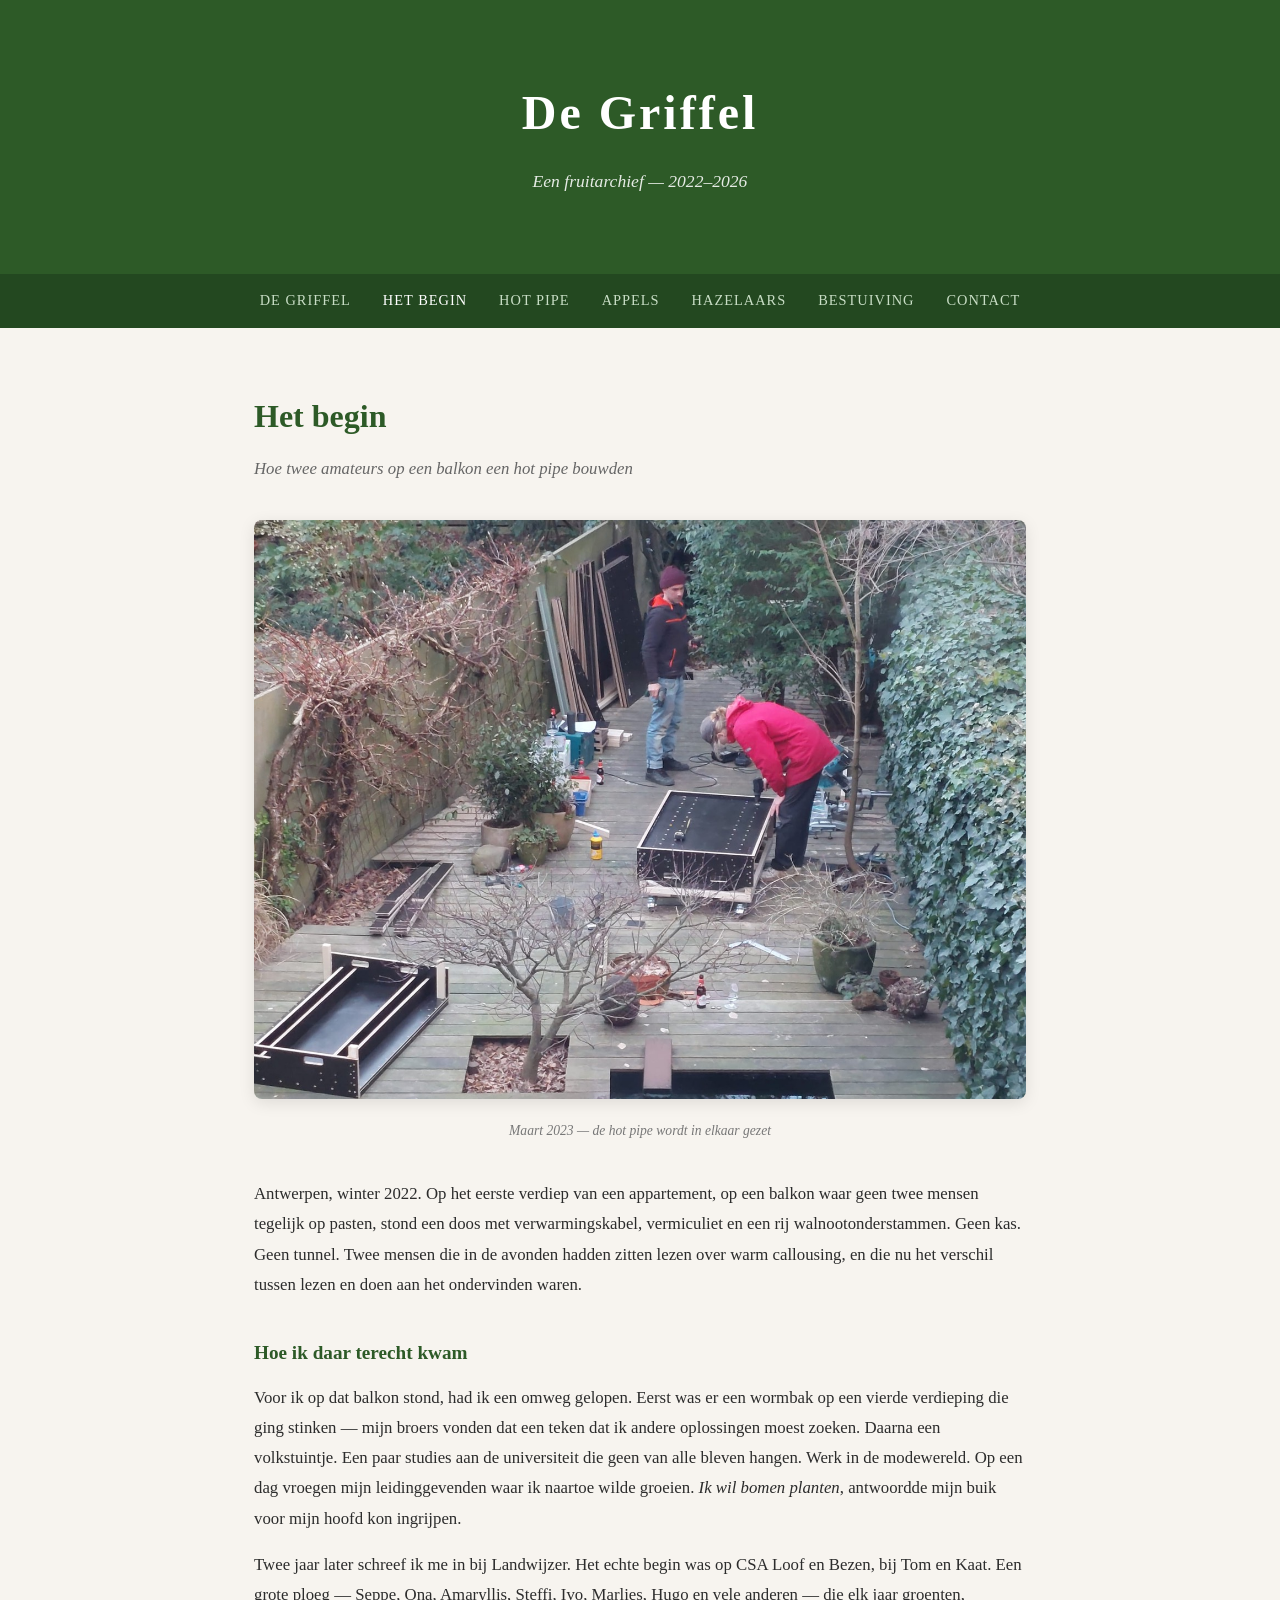
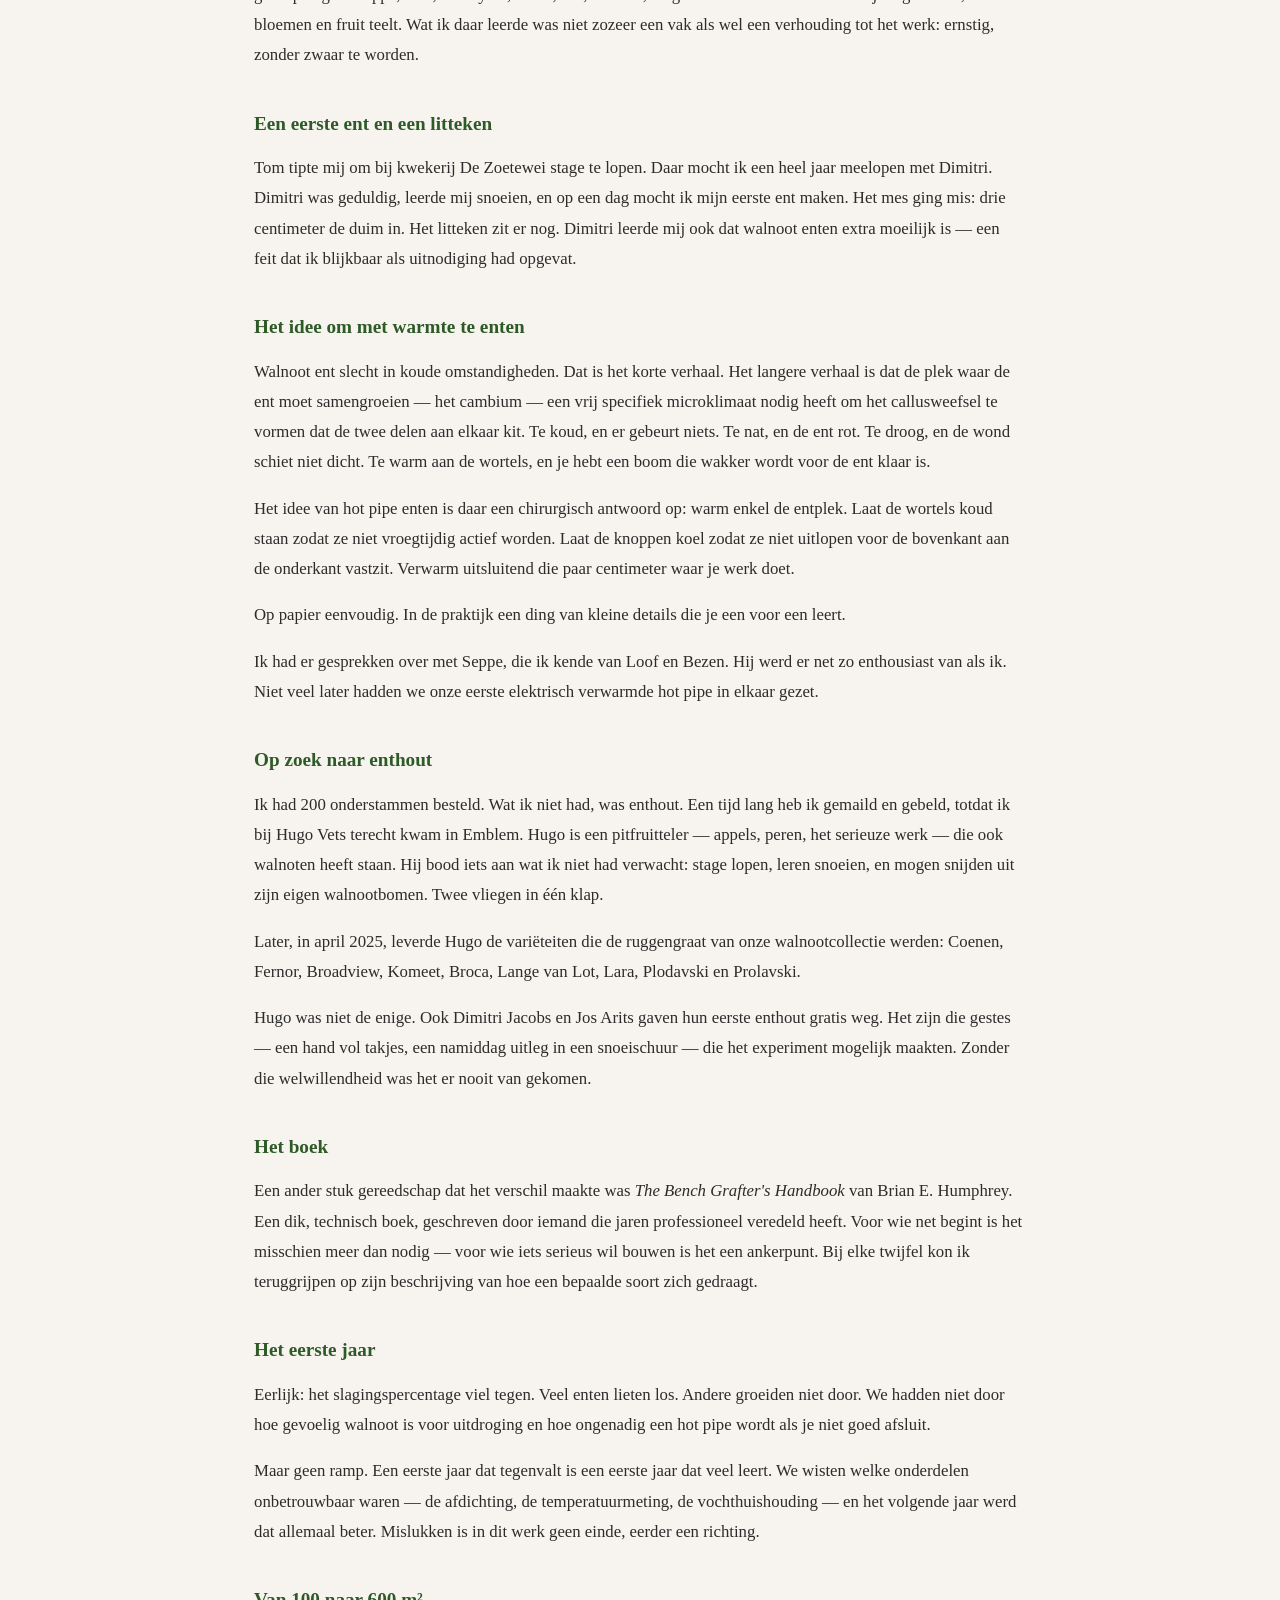
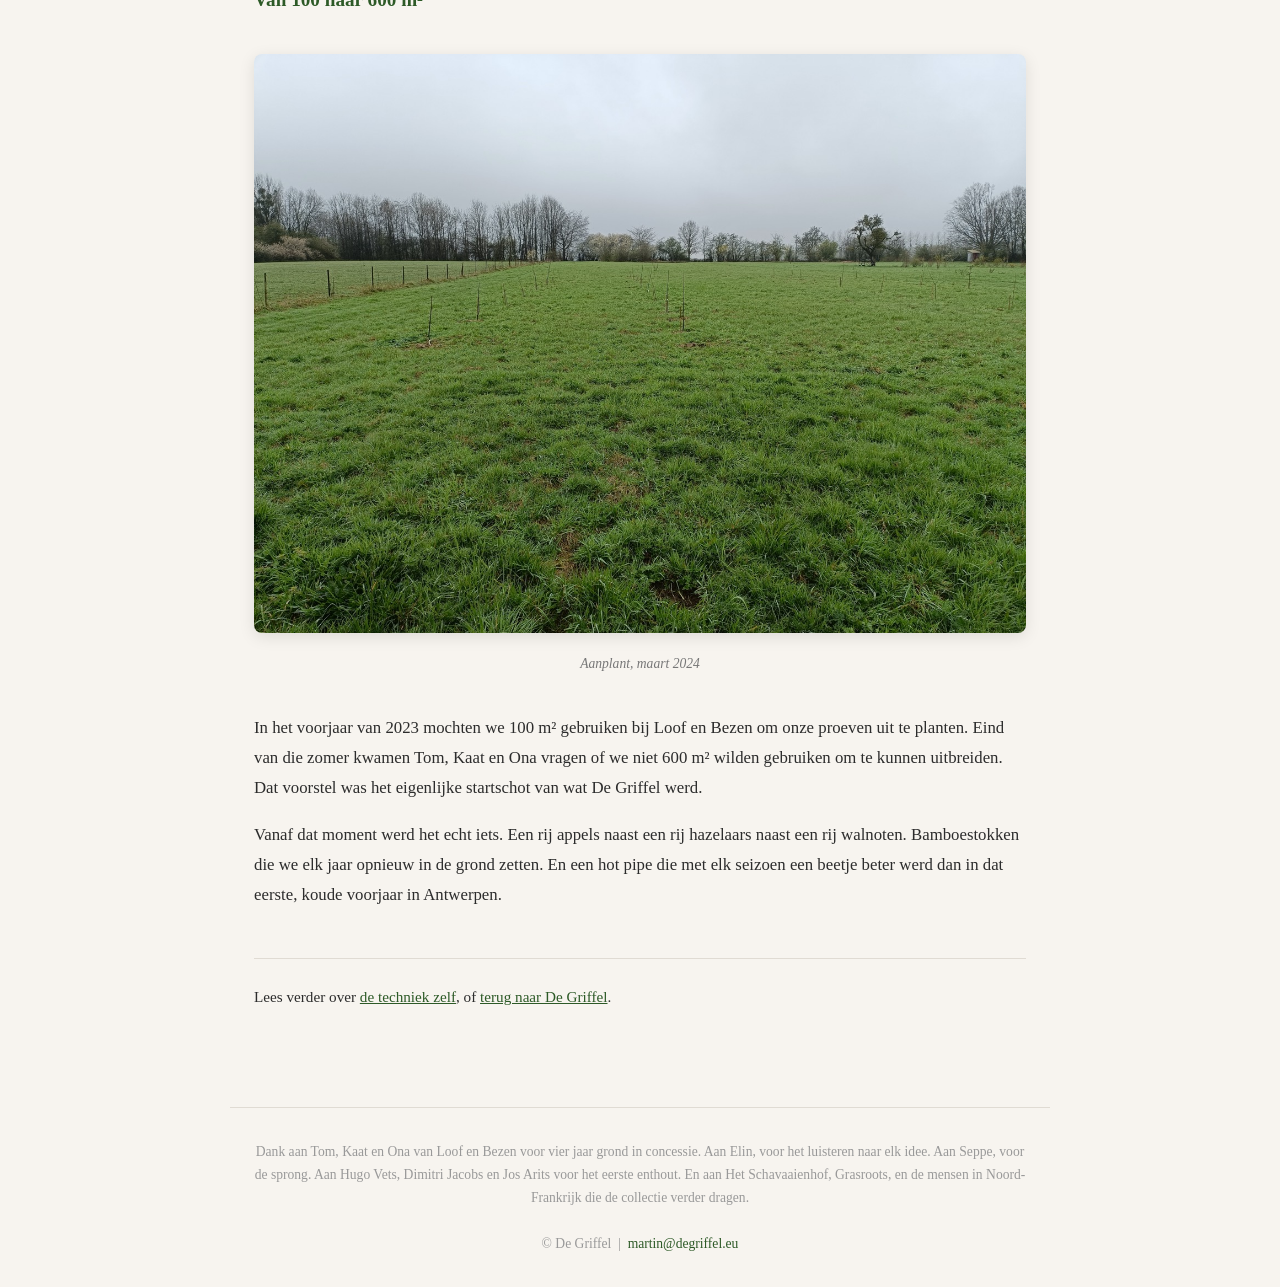
<file: het-begin.html>
<!DOCTYPE html>
<html lang="nl">
<head>
  <meta charset="UTF-8">
  <meta name="viewport" content="width=device-width, initial-scale=1.0">
  <title>Het begin — De Griffel</title>
  <link rel="stylesheet" href="style.css">
</head>
<body>

<header>
  <div class="inner">
    <h1>De Griffel</h1>
    <p>Een fruitarchief — 2022–2026</p>
  </div>
</header>

<nav>
  <a href="/">De Griffel</a>
  <a href="het-begin.html" class="active">Het begin</a>
  <a href="hot-pipe.html">Hot pipe</a>
  <a href="appels.html">Appels</a>
  <a href="hazelaars.html">Hazelaars</a>
  <a href="bestuiving.html">Bestuiving</a>
  <a href="/#contact">Contact</a>
</nav>

<main>

  <h2 class="plain">Het begin</h2>
  <p class="subtitle">Hoe twee amateurs op een balkon een hot pipe bouwden</p>

  <figure>
    <img src="images/hot-pipe-bouw-2023.jpg" alt="Martin en Seppe bouwen de hot pipe op een terras, maart 2023">
    <figcaption>Maart 2023 — de hot pipe wordt in elkaar gezet</figcaption>
  </figure>

  <p>
    Antwerpen, winter 2022. Op het eerste verdiep van een appartement, op een balkon waar geen twee mensen tegelijk op pasten, stond een doos met verwarmingskabel, vermiculiet en een rij walnootonderstammen. Geen kas. Geen tunnel. Twee mensen die in de avonden hadden zitten lezen over warm callousing, en die nu het verschil tussen lezen en doen aan het ondervinden waren.
  </p>

  <h3>Hoe ik daar terecht kwam</h3>

  <p>
    Voor ik op dat balkon stond, had ik een omweg gelopen. Eerst was er een wormbak op een vierde verdieping die ging stinken — mijn broers vonden dat een teken dat ik andere oplossingen moest zoeken. Daarna een volkstuintje. Een paar studies aan de universiteit die geen van alle bleven hangen. Werk in de modewereld. Op een dag vroegen mijn leidinggevenden waar ik naartoe wilde groeien. <em>Ik wil bomen planten</em>, antwoordde mijn buik voor mijn hoofd kon ingrijpen.
  </p>

  <p>
    Twee jaar later schreef ik me in bij Landwijzer. Het echte begin was op CSA Loof en Bezen, bij Tom en Kaat. Een grote ploeg — Seppe, Ona, Amaryllis, Steffi, Ivo, Marlies, Hugo en vele anderen — die elk jaar groenten, bloemen en fruit teelt. Wat ik daar leerde was niet zozeer een vak als wel een verhouding tot het werk: ernstig, zonder zwaar te worden.
  </p>

  <h3>Een eerste ent en een litteken</h3>

  <p>
    Tom tipte mij om bij kwekerij De Zoetewei stage te lopen. Daar mocht ik een heel jaar meelopen met Dimitri. Dimitri was geduldig, leerde mij snoeien, en op een dag mocht ik mijn eerste ent maken. Het mes ging mis: drie centimeter de duim in. Het litteken zit er nog. Dimitri leerde mij ook dat walnoot enten extra moeilijk is — een feit dat ik blijkbaar als uitnodiging had opgevat.
  </p>

  <h3>Het idee om met warmte te enten</h3>

  <p>
    Walnoot ent slecht in koude omstandigheden. Dat is het korte verhaal. Het langere verhaal is dat de plek waar de ent moet samengroeien — het cambium — een vrij specifiek microklimaat nodig heeft om het callusweefsel te vormen dat de twee delen aan elkaar kit. Te koud, en er gebeurt niets. Te nat, en de ent rot. Te droog, en de wond schiet niet dicht. Te warm aan de wortels, en je hebt een boom die wakker wordt voor de ent klaar is.
  </p>

  <p>
    Het idee van hot pipe enten is daar een chirurgisch antwoord op: warm enkel de entplek. Laat de wortels koud staan zodat ze niet vroegtijdig actief worden. Laat de knoppen koel zodat ze niet uitlopen voor de bovenkant aan de onderkant vastzit. Verwarm uitsluitend die paar centimeter waar je werk doet.
  </p>

  <p>
    Op papier eenvoudig. In de praktijk een ding van kleine details die je een voor een leert.
  </p>

  <p>
    Ik had er gesprekken over met Seppe, die ik kende van Loof en Bezen. Hij werd er net zo enthousiast van als ik. Niet veel later hadden we onze eerste elektrisch verwarmde hot pipe in elkaar gezet.
  </p>

  <h3>Op zoek naar enthout</h3>

  <p>
    Ik had 200 onderstammen besteld. Wat ik niet had, was enthout. Een tijd lang heb ik gemaild en gebeld, totdat ik bij Hugo Vets terecht kwam in Emblem. Hugo is een pitfruitteler — appels, peren, het serieuze werk — die ook walnoten heeft staan. Hij bood iets aan wat ik niet had verwacht: stage lopen, leren snoeien, en mogen snijden uit zijn eigen walnootbomen. Twee vliegen in één klap.
  </p>

  <p>
    Later, in april 2025, leverde Hugo de variëteiten die de ruggengraat van onze walnootcollectie werden: Coenen, Fernor, Broadview, Komeet, Broca, Lange van Lot, Lara, Plodavski en Prolavski.
  </p>

  <p>
    Hugo was niet de enige. Ook Dimitri Jacobs en Jos Arits gaven hun eerste enthout gratis weg. Het zijn die gestes — een hand vol takjes, een namiddag uitleg in een snoeischuur — die het experiment mogelijk maakten. Zonder die welwillendheid was het er nooit van gekomen.
  </p>

  <h3>Het boek</h3>

  <p>
    Een ander stuk gereedschap dat het verschil maakte was <em>The Bench Grafter's Handbook</em> van Brian E. Humphrey. Een dik, technisch boek, geschreven door iemand die jaren professioneel veredeld heeft. Voor wie net begint is het misschien meer dan nodig — voor wie iets serieus wil bouwen is het een ankerpunt. Bij elke twijfel kon ik teruggrijpen op zijn beschrijving van hoe een bepaalde soort zich gedraagt.
  </p>

  <h3>Het eerste jaar</h3>

  <p>
    Eerlijk: het slagingspercentage viel tegen. Veel enten lieten los. Andere groeiden niet door. We hadden niet door hoe gevoelig walnoot is voor uitdroging en hoe ongenadig een hot pipe wordt als je niet goed afsluit.
  </p>

  <p>
    Maar geen ramp. Een eerste jaar dat tegenvalt is een eerste jaar dat veel leert. We wisten welke onderdelen onbetrouwbaar waren — de afdichting, de temperatuurmeting, de vochthuishouding — en het volgende jaar werd dat allemaal beter. Mislukken is in dit werk geen einde, eerder een richting.
  </p>

  <h3>Van 100 naar 600 m²</h3>

  <figure>
    <img src="images/aanplant-maart-2024.jpg" alt="Aanplant in volle gang in een groene weide, maart 2024">
    <figcaption>Aanplant, maart 2024</figcaption>
  </figure>

  <p>
    In het voorjaar van 2023 mochten we 100 m² gebruiken bij Loof en Bezen om onze proeven uit te planten. Eind van die zomer kwamen Tom, Kaat en Ona vragen of we niet 600 m² wilden gebruiken om te kunnen uitbreiden. Dat voorstel was het eigenlijke startschot van wat De Griffel werd.
  </p>

  <p>
    Vanaf dat moment werd het echt iets. Een rij appels naast een rij hazelaars naast een rij walnoten. Bamboestokken die we elk jaar opnieuw in de grond zetten. En een hot pipe die met elk seizoen een beetje beter werd dan in dat eerste, koude voorjaar in Antwerpen.
  </p>

  <p class="page-end">
    Lees verder over <a href="hot-pipe.html">de techniek zelf</a>, of <a href="/">terug naar De Griffel</a>.
  </p>

</main>

<footer>
  Dank aan Tom, Kaat en Ona van Loof en Bezen voor vier jaar grond in concessie. Aan Elin, voor het luisteren naar elk idee. Aan Seppe, voor de sprong. Aan Hugo Vets, Dimitri Jacobs en Jos Arits voor het eerste enthout. En aan Het Schavaaienhof, Grasroots, en de mensen in Noord-Frankrijk die de collectie verder dragen.
  <br><br>
  &copy; De Griffel &nbsp;|&nbsp; <a href="mailto:martin@degriffel.eu">martin@degriffel.eu</a>
</footer>

</body>
</html>
</file>
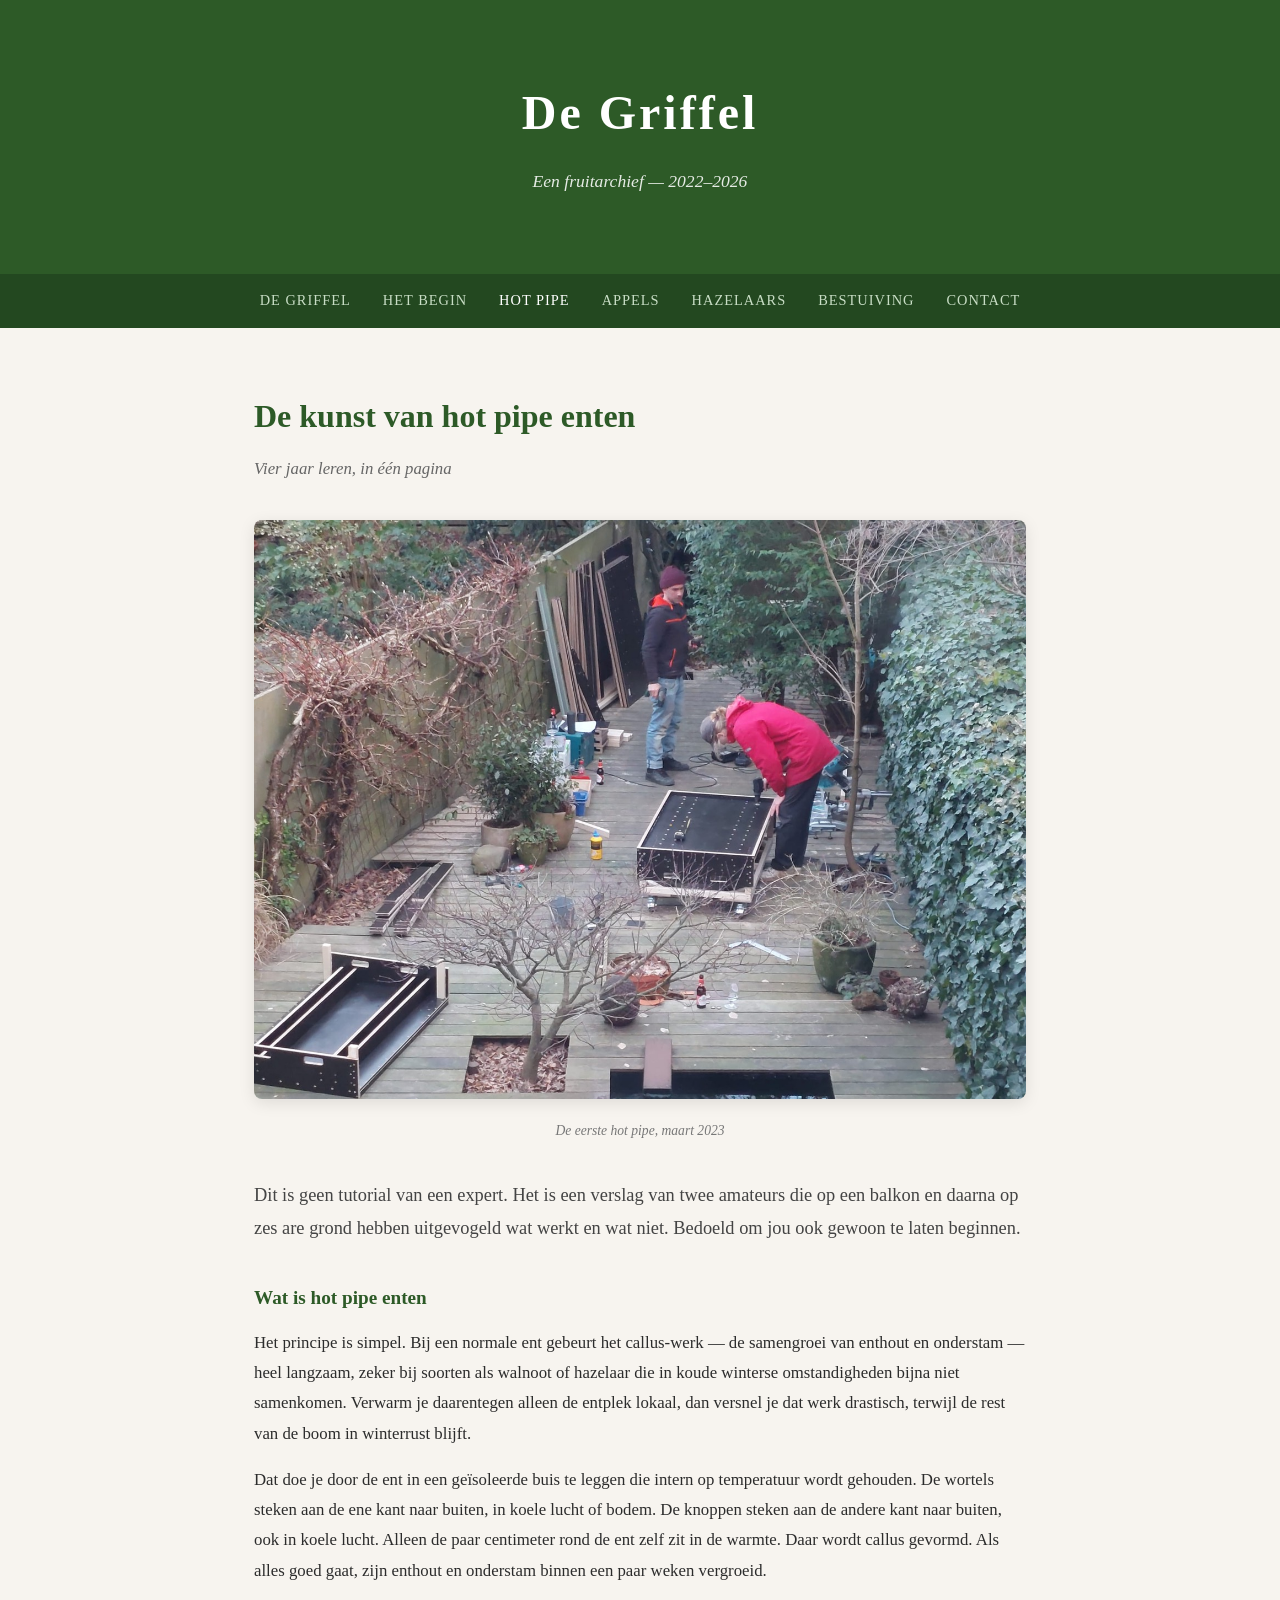
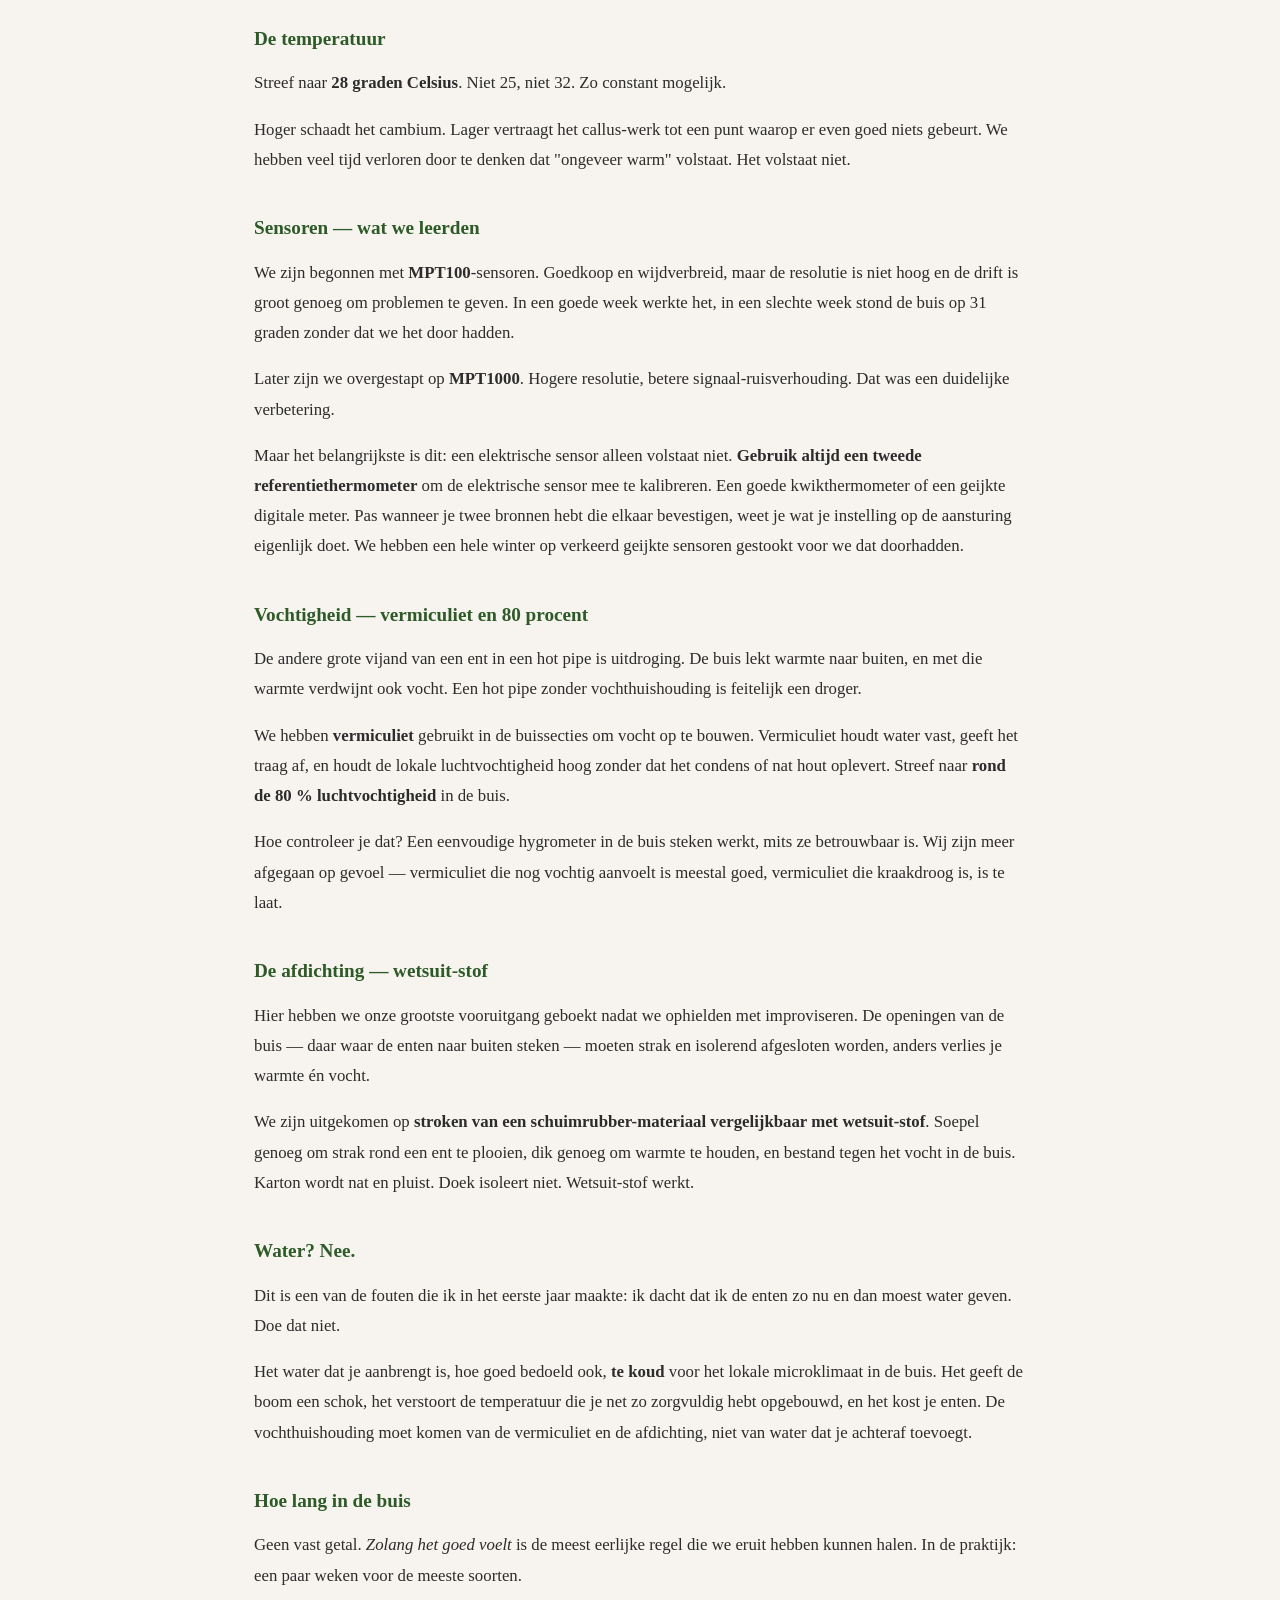
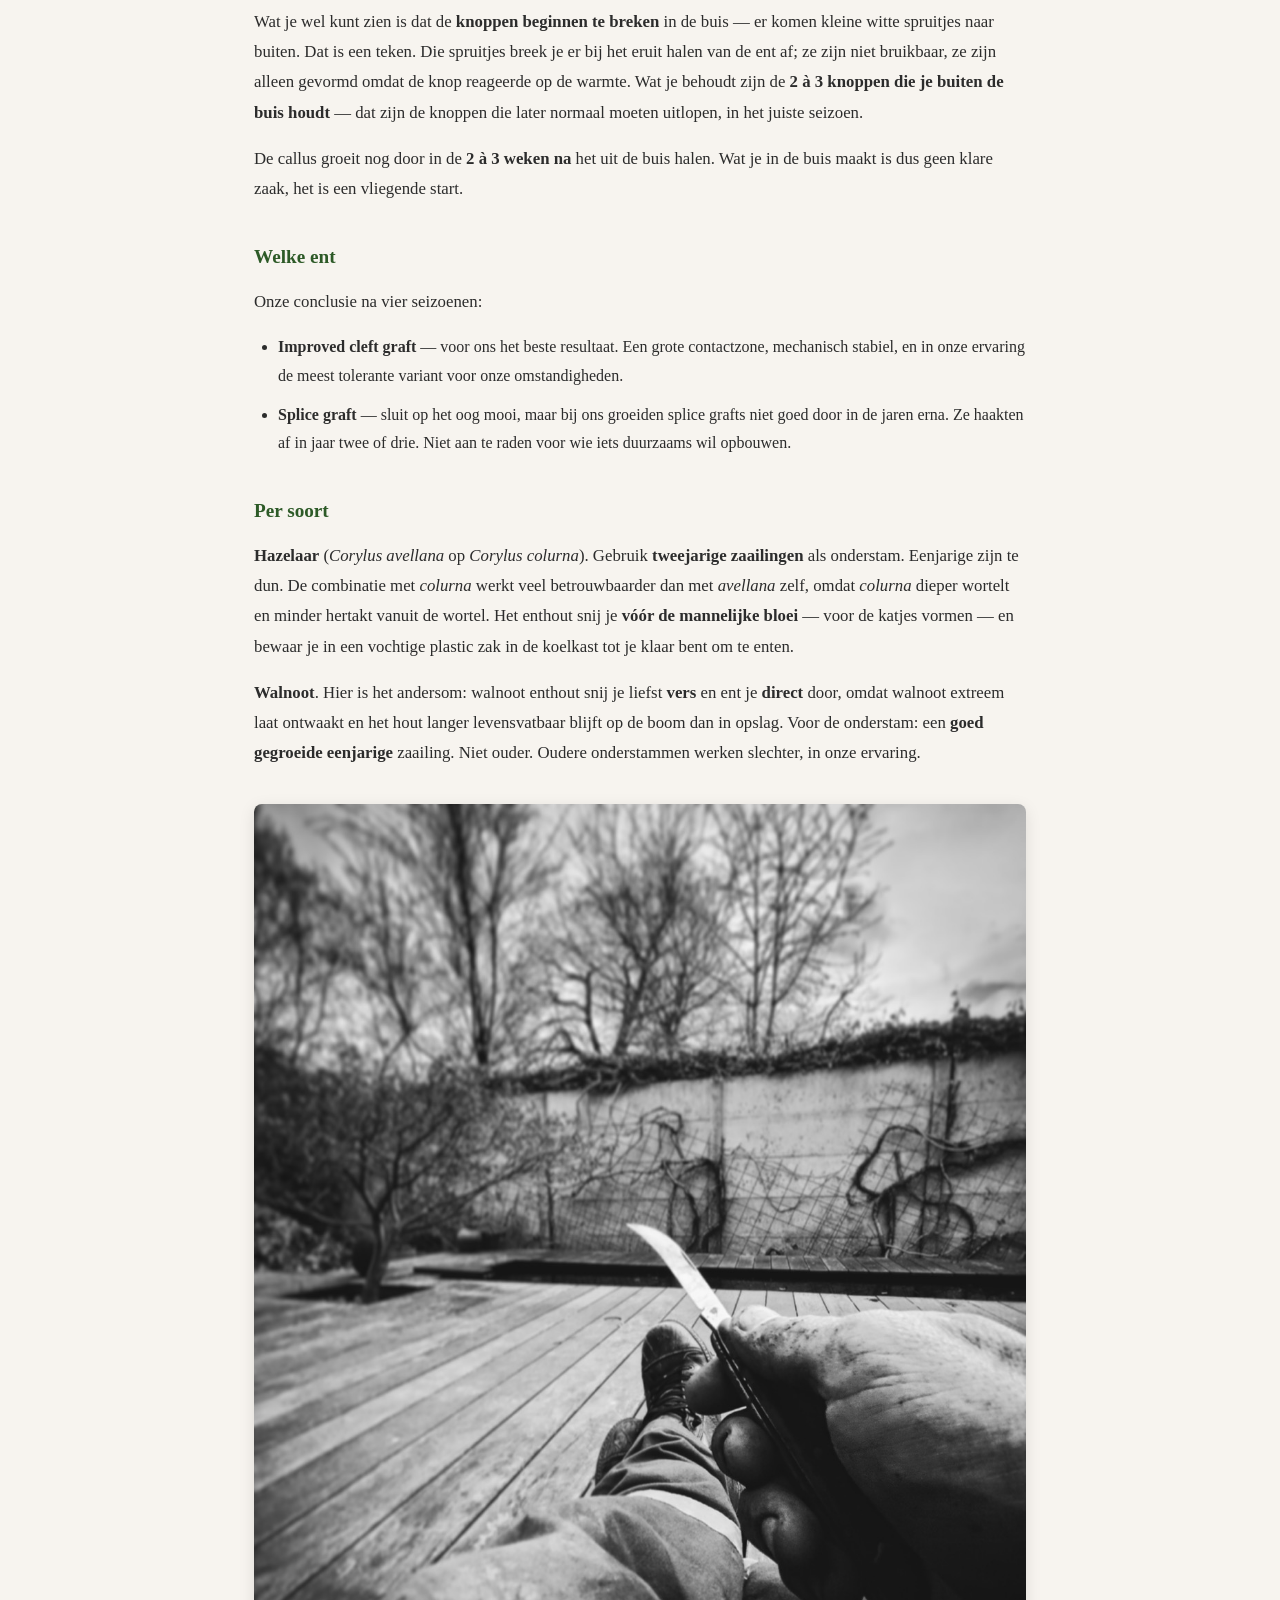
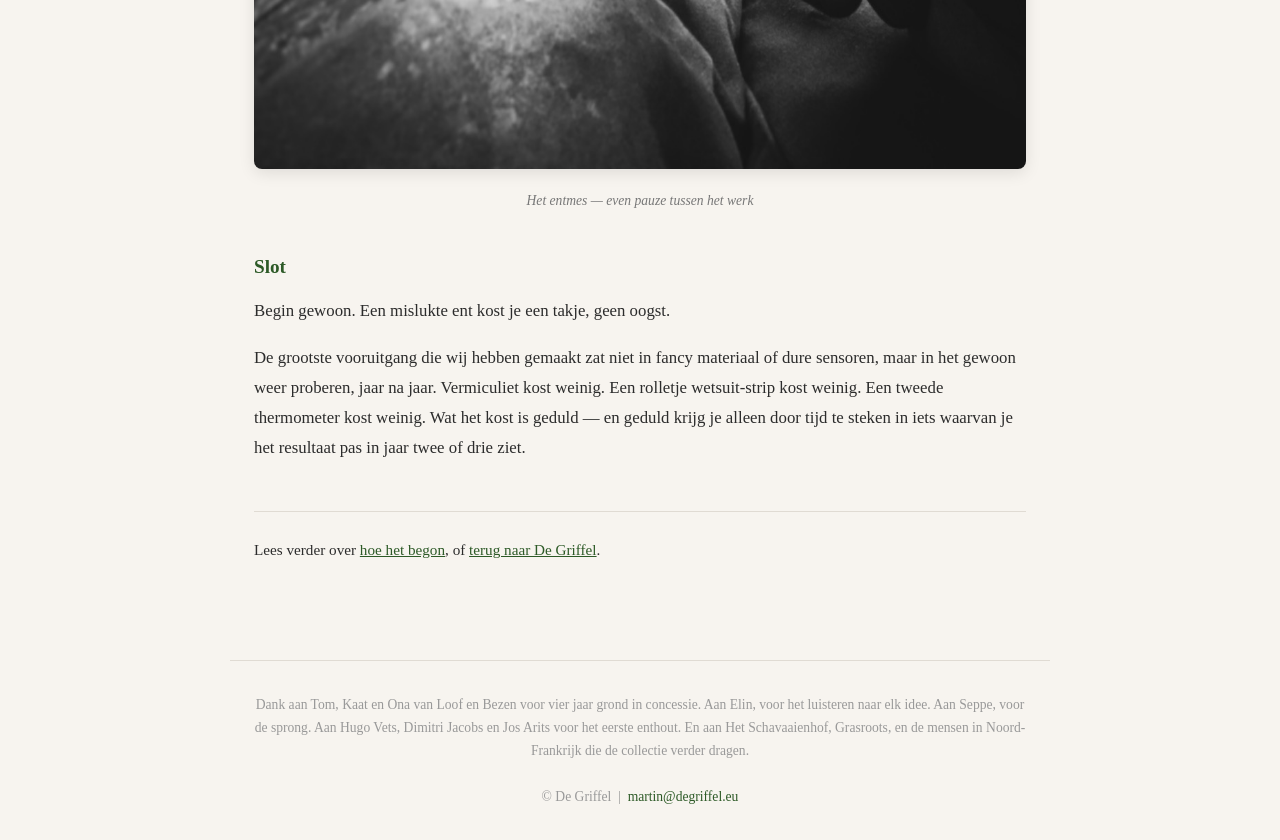
<file: hot-pipe.html>
<!DOCTYPE html>
<html lang="nl">
<head>
  <meta charset="UTF-8">
  <meta name="viewport" content="width=device-width, initial-scale=1.0">
  <title>De kunst van hot pipe enten — De Griffel</title>
  <link rel="stylesheet" href="style.css">
</head>
<body>

<header>
  <div class="inner">
    <h1>De Griffel</h1>
    <p>Een fruitarchief — 2022–2026</p>
  </div>
</header>

<nav>
  <a href="/">De Griffel</a>
  <a href="het-begin.html">Het begin</a>
  <a href="hot-pipe.html" class="active">Hot pipe</a>
  <a href="appels.html">Appels</a>
  <a href="hazelaars.html">Hazelaars</a>
  <a href="bestuiving.html">Bestuiving</a>
  <a href="/#contact">Contact</a>
</nav>

<main>

  <h2 class="plain">De kunst van hot pipe enten</h2>
  <p class="subtitle">Vier jaar leren, in één pagina</p>

  <figure>
    <img src="images/hot-pipe-bouw-2023.jpg" alt="De hot pipe wordt in elkaar gezet, maart 2023">
    <figcaption>De eerste hot pipe, maart 2023</figcaption>
  </figure>

  <p class="lead">
    Dit is geen tutorial van een expert. Het is een verslag van twee amateurs die op een balkon en daarna op zes are grond hebben uitgevogeld wat werkt en wat niet. Bedoeld om jou ook gewoon te laten beginnen.
  </p>

  <h3>Wat is hot pipe enten</h3>

  <p>
    Het principe is simpel. Bij een normale ent gebeurt het callus-werk — de samengroei van enthout en onderstam — heel langzaam, zeker bij soorten als walnoot of hazelaar die in koude winterse omstandigheden bijna niet samenkomen. Verwarm je daarentegen alleen de entplek lokaal, dan versnel je dat werk drastisch, terwijl de rest van de boom in winterrust blijft.
  </p>

  <p>
    Dat doe je door de ent in een geïsoleerde buis te leggen die intern op temperatuur wordt gehouden. De wortels steken aan de ene kant naar buiten, in koele lucht of bodem. De knoppen steken aan de andere kant naar buiten, ook in koele lucht. Alleen de paar centimeter rond de ent zelf zit in de warmte. Daar wordt callus gevormd. Als alles goed gaat, zijn enthout en onderstam binnen een paar weken vergroeid.
  </p>

  <h3>De temperatuur</h3>

  <p>
    Streef naar <strong>28 graden Celsius</strong>. Niet 25, niet 32. Zo constant mogelijk.
  </p>

  <p>
    Hoger schaadt het cambium. Lager vertraagt het callus-werk tot een punt waarop er even goed niets gebeurt. We hebben veel tijd verloren door te denken dat "ongeveer warm" volstaat. Het volstaat niet.
  </p>

  <h3>Sensoren — wat we leerden</h3>

  <p>
    We zijn begonnen met <strong>MPT100</strong>-sensoren. Goedkoop en wijdverbreid, maar de resolutie is niet hoog en de drift is groot genoeg om problemen te geven. In een goede week werkte het, in een slechte week stond de buis op 31 graden zonder dat we het door hadden.
  </p>

  <p>
    Later zijn we overgestapt op <strong>MPT1000</strong>. Hogere resolutie, betere signaal-ruisverhouding. Dat was een duidelijke verbetering.
  </p>

  <p>
    Maar het belangrijkste is dit: een elektrische sensor alleen volstaat niet. <strong>Gebruik altijd een tweede referentiethermometer</strong> om de elektrische sensor mee te kalibreren. Een goede kwikthermometer of een geijkte digitale meter. Pas wanneer je twee bronnen hebt die elkaar bevestigen, weet je wat je instelling op de aansturing eigenlijk doet. We hebben een hele winter op verkeerd geijkte sensoren gestookt voor we dat doorhadden.
  </p>

  <h3>Vochtigheid — vermiculiet en 80 procent</h3>

  <p>
    De andere grote vijand van een ent in een hot pipe is uitdroging. De buis lekt warmte naar buiten, en met die warmte verdwijnt ook vocht. Een hot pipe zonder vochthuishouding is feitelijk een droger.
  </p>

  <p>
    We hebben <strong>vermiculiet</strong> gebruikt in de buissecties om vocht op te bouwen. Vermiculiet houdt water vast, geeft het traag af, en houdt de lokale luchtvochtigheid hoog zonder dat het condens of nat hout oplevert. Streef naar <strong>rond de 80 % luchtvochtigheid</strong> in de buis.
  </p>

  <p>
    Hoe controleer je dat? Een eenvoudige hygrometer in de buis steken werkt, mits ze betrouwbaar is. Wij zijn meer afgegaan op gevoel — vermiculiet die nog vochtig aanvoelt is meestal goed, vermiculiet die kraakdroog is, is te laat.
  </p>

  <h3>De afdichting — wetsuit-stof</h3>

  <p>
    Hier hebben we onze grootste vooruitgang geboekt nadat we ophielden met improviseren. De openingen van de buis — daar waar de enten naar buiten steken — moeten strak en isolerend afgesloten worden, anders verlies je warmte én vocht.
  </p>

  <p>
    We zijn uitgekomen op <strong>stroken van een schuimrubber-materiaal vergelijkbaar met wetsuit-stof</strong>. Soepel genoeg om strak rond een ent te plooien, dik genoeg om warmte te houden, en bestand tegen het vocht in de buis. Karton wordt nat en pluist. Doek isoleert niet. Wetsuit-stof werkt.
  </p>

  <h3>Water? Nee.</h3>

  <p>
    Dit is een van de fouten die ik in het eerste jaar maakte: ik dacht dat ik de enten zo nu en dan moest water geven. Doe dat niet.
  </p>

  <p>
    Het water dat je aanbrengt is, hoe goed bedoeld ook, <strong>te koud</strong> voor het lokale microklimaat in de buis. Het geeft de boom een schok, het verstoort de temperatuur die je net zo zorgvuldig hebt opgebouwd, en het kost je enten. De vochthuishouding moet komen van de vermiculiet en de afdichting, niet van water dat je achteraf toevoegt.
  </p>

  <h3>Hoe lang in de buis</h3>

  <p>
    Geen vast getal. <em>Zolang het goed voelt</em> is de meest eerlijke regel die we eruit hebben kunnen halen. In de praktijk: een paar weken voor de meeste soorten.
  </p>

  <p>
    Wat je wel kunt zien is dat de <strong>knoppen beginnen te breken</strong> in de buis — er komen kleine witte spruitjes naar buiten. Dat is een teken. Die spruitjes breek je er bij het eruit halen van de ent af; ze zijn niet bruikbaar, ze zijn alleen gevormd omdat de knop reageerde op de warmte. Wat je behoudt zijn de <strong>2 à 3 knoppen die je buiten de buis houdt</strong> — dat zijn de knoppen die later normaal moeten uitlopen, in het juiste seizoen.
  </p>

  <p>
    De callus groeit nog door in de <strong>2 à 3 weken na</strong> het uit de buis halen. Wat je in de buis maakt is dus geen klare zaak, het is een vliegende start.
  </p>

  <h3>Welke ent</h3>

  <p>Onze conclusie na vier seizoenen:</p>

  <ul class="flow">
    <li><strong>Improved cleft graft</strong> — voor ons het beste resultaat. Een grote contactzone, mechanisch stabiel, en in onze ervaring de meest tolerante variant voor onze omstandigheden.</li>
    <li><strong>Splice graft</strong> — sluit op het oog mooi, maar bij ons groeiden splice grafts niet goed door in de jaren erna. Ze haakten af in jaar twee of drie. Niet aan te raden voor wie iets duurzaams wil opbouwen.</li>
  </ul>

  <h3>Per soort</h3>

  <p>
    <strong>Hazelaar</strong> (<em>Corylus avellana</em> op <em>Corylus colurna</em>). Gebruik <strong>tweejarige zaailingen</strong> als onderstam. Eenjarige zijn te dun. De combinatie met <em>colurna</em> werkt veel betrouwbaarder dan met <em>avellana</em> zelf, omdat <em>colurna</em> dieper wortelt en minder hertakt vanuit de wortel. Het enthout snij je <strong>vóór de mannelijke bloei</strong> — voor de katjes vormen — en bewaar je in een vochtige plastic zak in de koelkast tot je klaar bent om te enten.
  </p>

  <p>
    <strong>Walnoot</strong>. Hier is het andersom: walnoot enthout snij je liefst <strong>vers</strong> en ent je <strong>direct</strong> door, omdat walnoot extreem laat ontwaakt en het hout langer levensvatbaar blijft op de boom dan in opslag. Voor de onderstam: een <strong>goed gegroeide eenjarige</strong> zaailing. Niet ouder. Oudere onderstammen werken slechter, in onze ervaring.
  </p>

  <figure>
    <img src="images/entmes-2024.jpg" alt="Een entmes in de hand, in zwart-wit, op een houten terras met kale takken op de achtergrond">
    <figcaption>Het entmes — even pauze tussen het werk</figcaption>
  </figure>

  <h3>Slot</h3>

  <p>
    Begin gewoon. Een mislukte ent kost je een takje, geen oogst.
  </p>

  <p>
    De grootste vooruitgang die wij hebben gemaakt zat niet in fancy materiaal of dure sensoren, maar in het gewoon weer proberen, jaar na jaar. Vermiculiet kost weinig. Een rolletje wetsuit-strip kost weinig. Een tweede thermometer kost weinig. Wat het kost is geduld — en geduld krijg je alleen door tijd te steken in iets waarvan je het resultaat pas in jaar twee of drie ziet.
  </p>

  <p class="page-end">
    Lees verder over <a href="het-begin.html">hoe het begon</a>, of <a href="/">terug naar De Griffel</a>.
  </p>

</main>

<footer>
  Dank aan Tom, Kaat en Ona van Loof en Bezen voor vier jaar grond in concessie. Aan Elin, voor het luisteren naar elk idee. Aan Seppe, voor de sprong. Aan Hugo Vets, Dimitri Jacobs en Jos Arits voor het eerste enthout. En aan Het Schavaaienhof, Grasroots, en de mensen in Noord-Frankrijk die de collectie verder dragen.
  <br><br>
  &copy; De Griffel &nbsp;|&nbsp; <a href="mailto:martin@degriffel.eu">martin@degriffel.eu</a>
</footer>

</body>
</html>
</file>
<file: style.css>
* { box-sizing: border-box; margin: 0; padding: 0; }

body {
  font-family: 'Georgia', serif;
  background: #f7f4ef;
  color: #2c2c2c;
  line-height: 1.8;
}

/* HEADER */
header {
  background: #2d5a27;
  color: #fff;
  padding: 70px 24px 60px;
  text-align: center;
  position: relative;
  overflow: hidden;
}

header::before {
  content: '';
  position: absolute;
  inset: 0;
  background: url('https://images.unsplash.com/photo-1567306226416-28f0efdc88ce?w=1400&q=60') center/cover no-repeat;
  opacity: 0.18;
}

header .inner {
  position: relative;
  z-index: 1;
}

header h1 {
  font-size: 3rem;
  letter-spacing: 3px;
  margin-bottom: 10px;
}

header p {
  font-size: 1.1rem;
  opacity: 0.88;
  font-style: italic;
}

/* NAV */
nav {
  background: #234820;
  display: flex;
  justify-content: center;
  gap: 32px;
  padding: 14px 24px;
  flex-wrap: wrap;
}

nav a {
  color: #c8ddc5;
  text-decoration: none;
  font-size: 0.9rem;
  letter-spacing: 1px;
  text-transform: uppercase;
}

nav a:hover, nav a.active { color: #fff; }

/* MAIN */
main {
  max-width: 820px;
  margin: 0 auto;
  padding: 60px 24px 80px;
}

section { margin-bottom: 60px; }

h2 {
  font-size: 1.5rem;
  color: #2d5a27;
  margin-bottom: 20px;
  padding-bottom: 10px;
  border-bottom: 2px solid #c8ddc5;
}

h2.plain {
  border-bottom: none;
  padding-bottom: 0;
  font-size: 2rem;
  margin-bottom: 8px;
}

h3 {
  font-size: 1.2rem;
  color: #2d5a27;
  margin-top: 36px;
  margin-bottom: 12px;
}

p { margin-bottom: 16px; font-size: 1.05rem; }

p.lead {
  font-size: 1.15rem;
  color: #444;
  margin-bottom: 32px;
}

p.subtitle {
  font-style: italic;
  color: #666;
  margin-bottom: 32px;
  font-size: 1.05rem;
}

ul.flow { padding-left: 24px; margin-bottom: 20px; }
ul.flow li { margin-bottom: 10px; }

em { font-style: italic; }
strong { font-weight: bold; }

/* CARDS */
.cards {
  display: grid;
  grid-template-columns: repeat(auto-fit, minmax(260px, 1fr));
  gap: 20px;
  margin: 32px 0 40px;
}

.card {
  background: #fff;
  border: 1px solid #c8ddc5;
  border-radius: 8px;
  padding: 28px 24px;
  text-decoration: none;
  color: inherit;
  transition: transform 0.2s, box-shadow 0.2s;
  display: block;
}

.card:hover {
  transform: translateY(-3px);
  box-shadow: 0 4px 12px rgba(0,0,0,0.08);
}

.card h3 {
  font-size: 1.1rem;
  color: #2d5a27;
  margin-top: 0;
  margin-bottom: 10px;
}

.card p { font-size: 0.95rem; color: #555; margin: 0; line-height: 1.6; }

/* COLLECTION NUMBERS */
.collection {
  display: flex;
  gap: 24px;
  margin: 32px 0;
  flex-wrap: wrap;
}

.collection-item {
  flex: 1;
  min-width: 180px;
  background: #fff;
  border: 1px solid #c8ddc5;
  border-radius: 8px;
  padding: 32px 24px;
  text-align: center;
  box-shadow: 0 2px 8px rgba(0,0,0,0.06);
}

.collection-item .number {
  font-size: 3.5rem;
  font-weight: bold;
  color: #2d5a27;
  line-height: 1;
}

.collection-item .label {
  font-size: 1rem;
  color: #555;
  margin-top: 10px;
}

/* DESTINATIONS BLOCK */
.destinations {
  background: #fff;
  border: 1px solid #c8ddc5;
  border-radius: 8px;
  padding: 20px 28px;
  margin: 24px 0;
}

.destinations ul { padding-left: 20px; }
.destinations li { margin-bottom: 10px; font-size: 1rem; }
.destinations strong { color: #2d5a27; }

/* FIGURES */
figure {
  margin: 36px 0;
  text-align: center;
}

figure img {
  max-width: 100%;
  height: auto;
  border-radius: 8px;
  box-shadow: 0 4px 16px rgba(0,0,0,0.1);
}

figure figcaption {
  font-size: 0.85rem;
  color: #777;
  font-style: italic;
  margin-top: 10px;
}

/* CONTACT */
.contact-box {
  background: #2d5a27;
  color: #fff;
  border-radius: 10px;
  padding: 44px 36px;
  text-align: center;
}

.contact-box h2 {
  color: #fff;
  border-bottom-color: rgba(255,255,255,0.25);
  margin-bottom: 16px;
}

.contact-box p {
  opacity: 0.9;
  max-width: 520px;
  margin: 0 auto 24px;
}

.contact-box a.btn {
  display: inline-block;
  background: #fff;
  color: #2d5a27;
  padding: 13px 36px;
  border-radius: 4px;
  text-decoration: none;
  font-weight: bold;
  font-size: 1rem;
  margin: 6px;
}

.contact-box a.btn:hover { background: #e8f4e6; }

/* PAGE LINKS BOTTOM */
.page-end {
  margin-top: 48px;
  padding-top: 24px;
  border-top: 1px solid #e0dbd3;
  font-size: 0.95rem;
}

.page-end a {
  color: #2d5a27;
  text-decoration: underline;
}

/* FOOTER */
footer {
  text-align: center;
  padding: 32px 24px;
  font-size: 0.85rem;
  color: #999;
  border-top: 1px solid #e0dbd3;
  max-width: 820px;
  margin: 0 auto;
  line-height: 1.7;
}

footer a { color: #2d5a27; text-decoration: none; }
</file>
